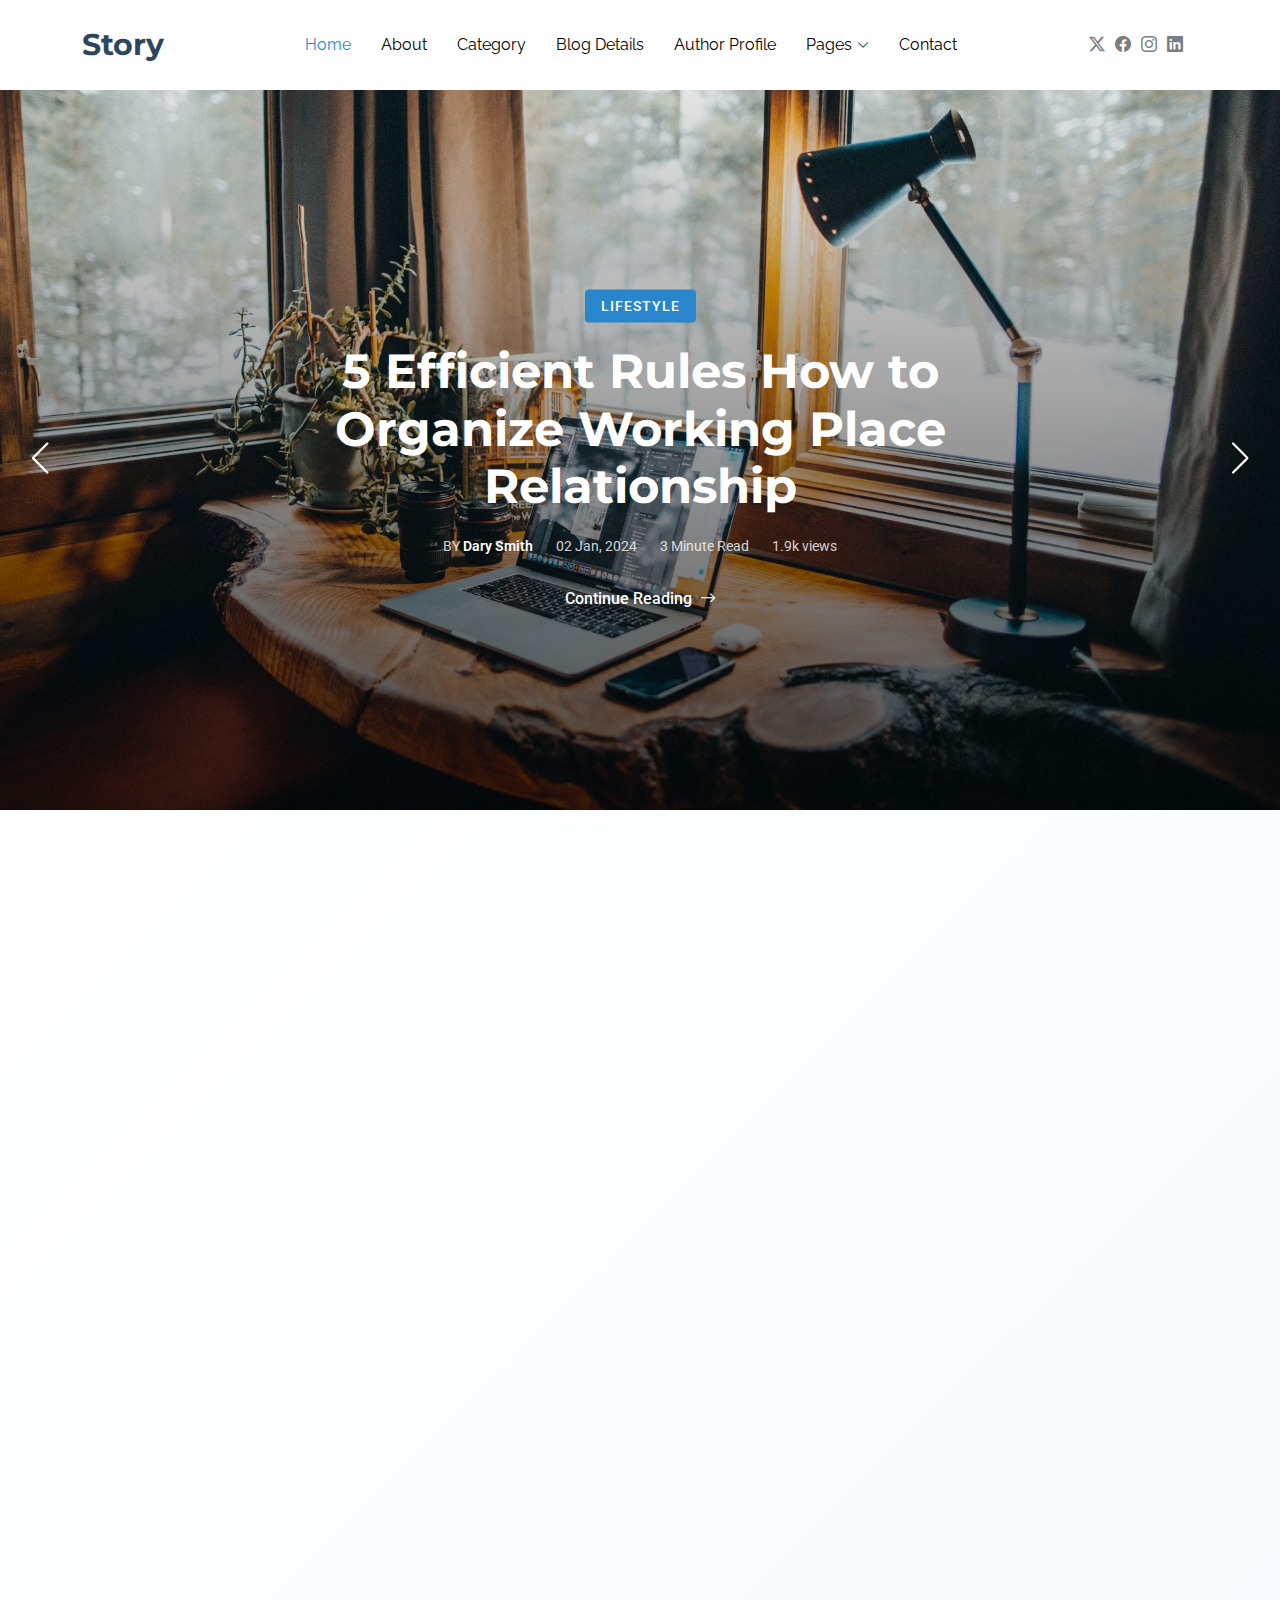
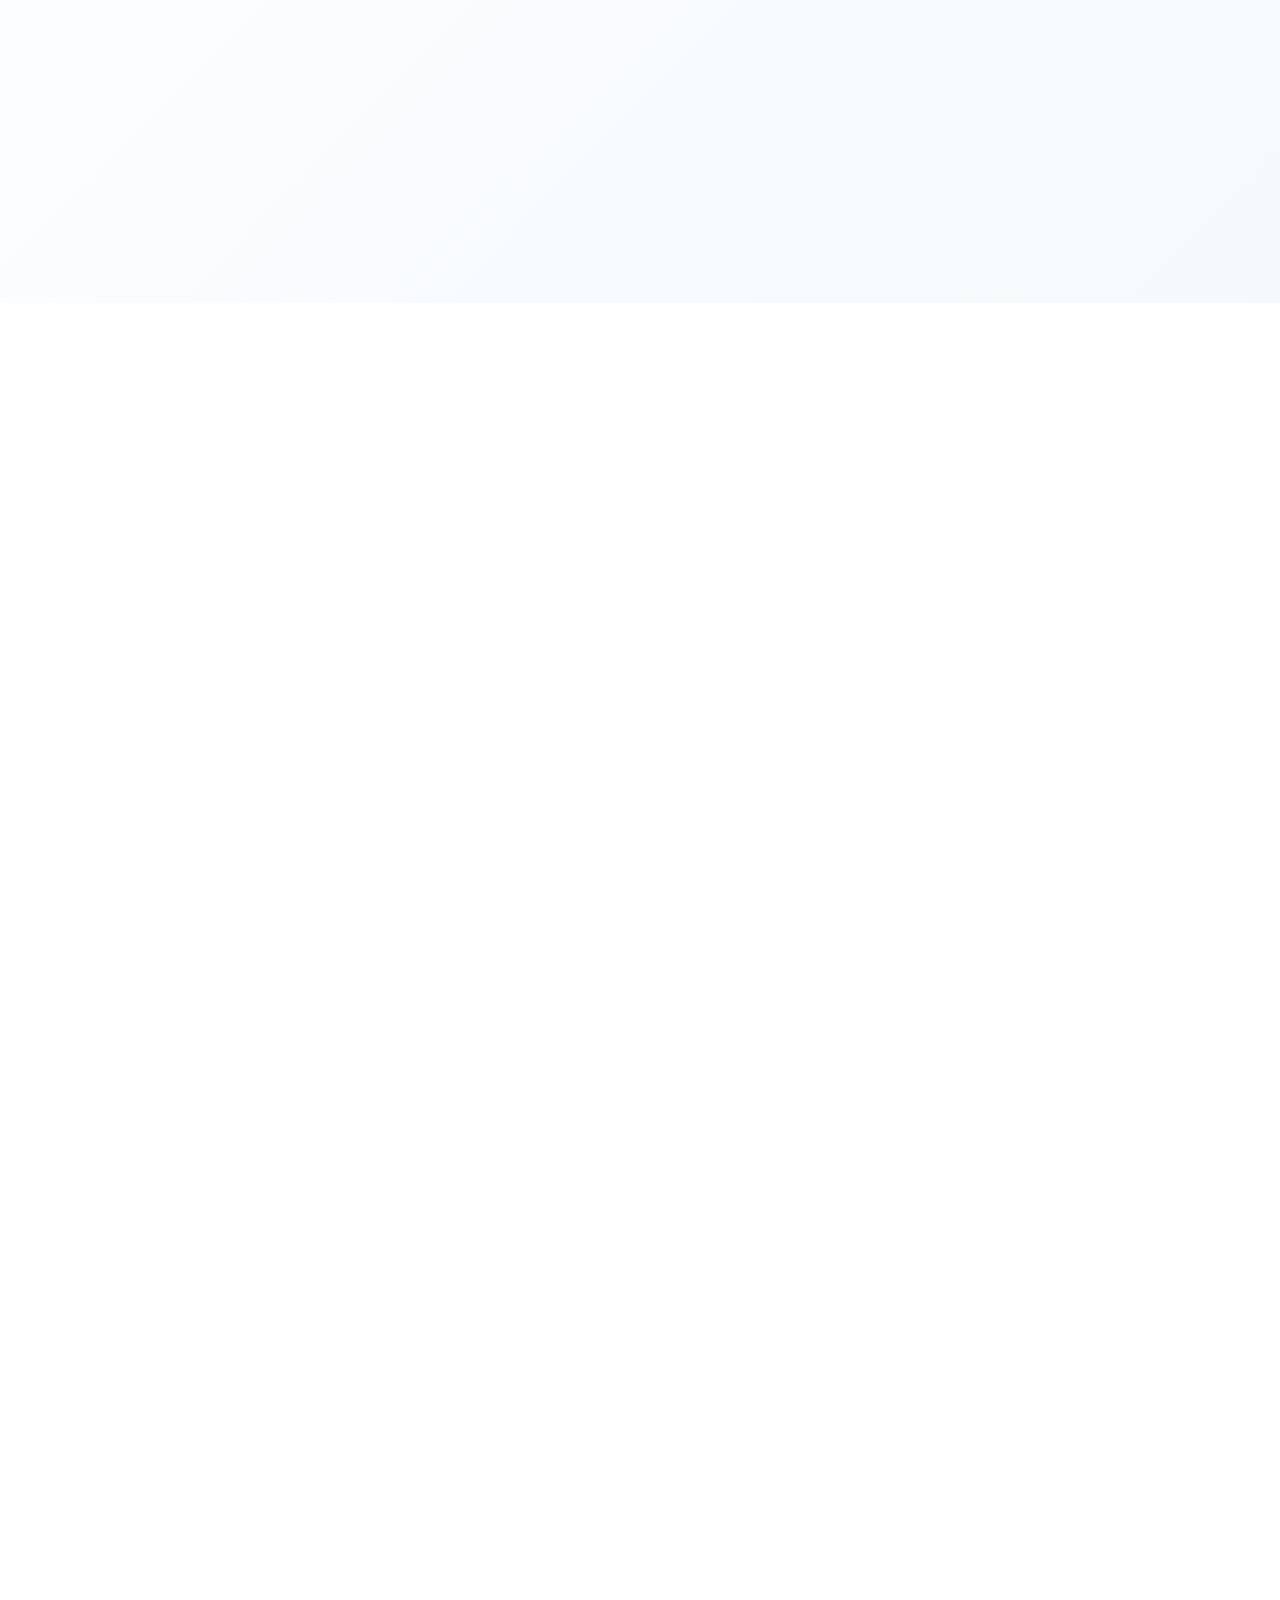
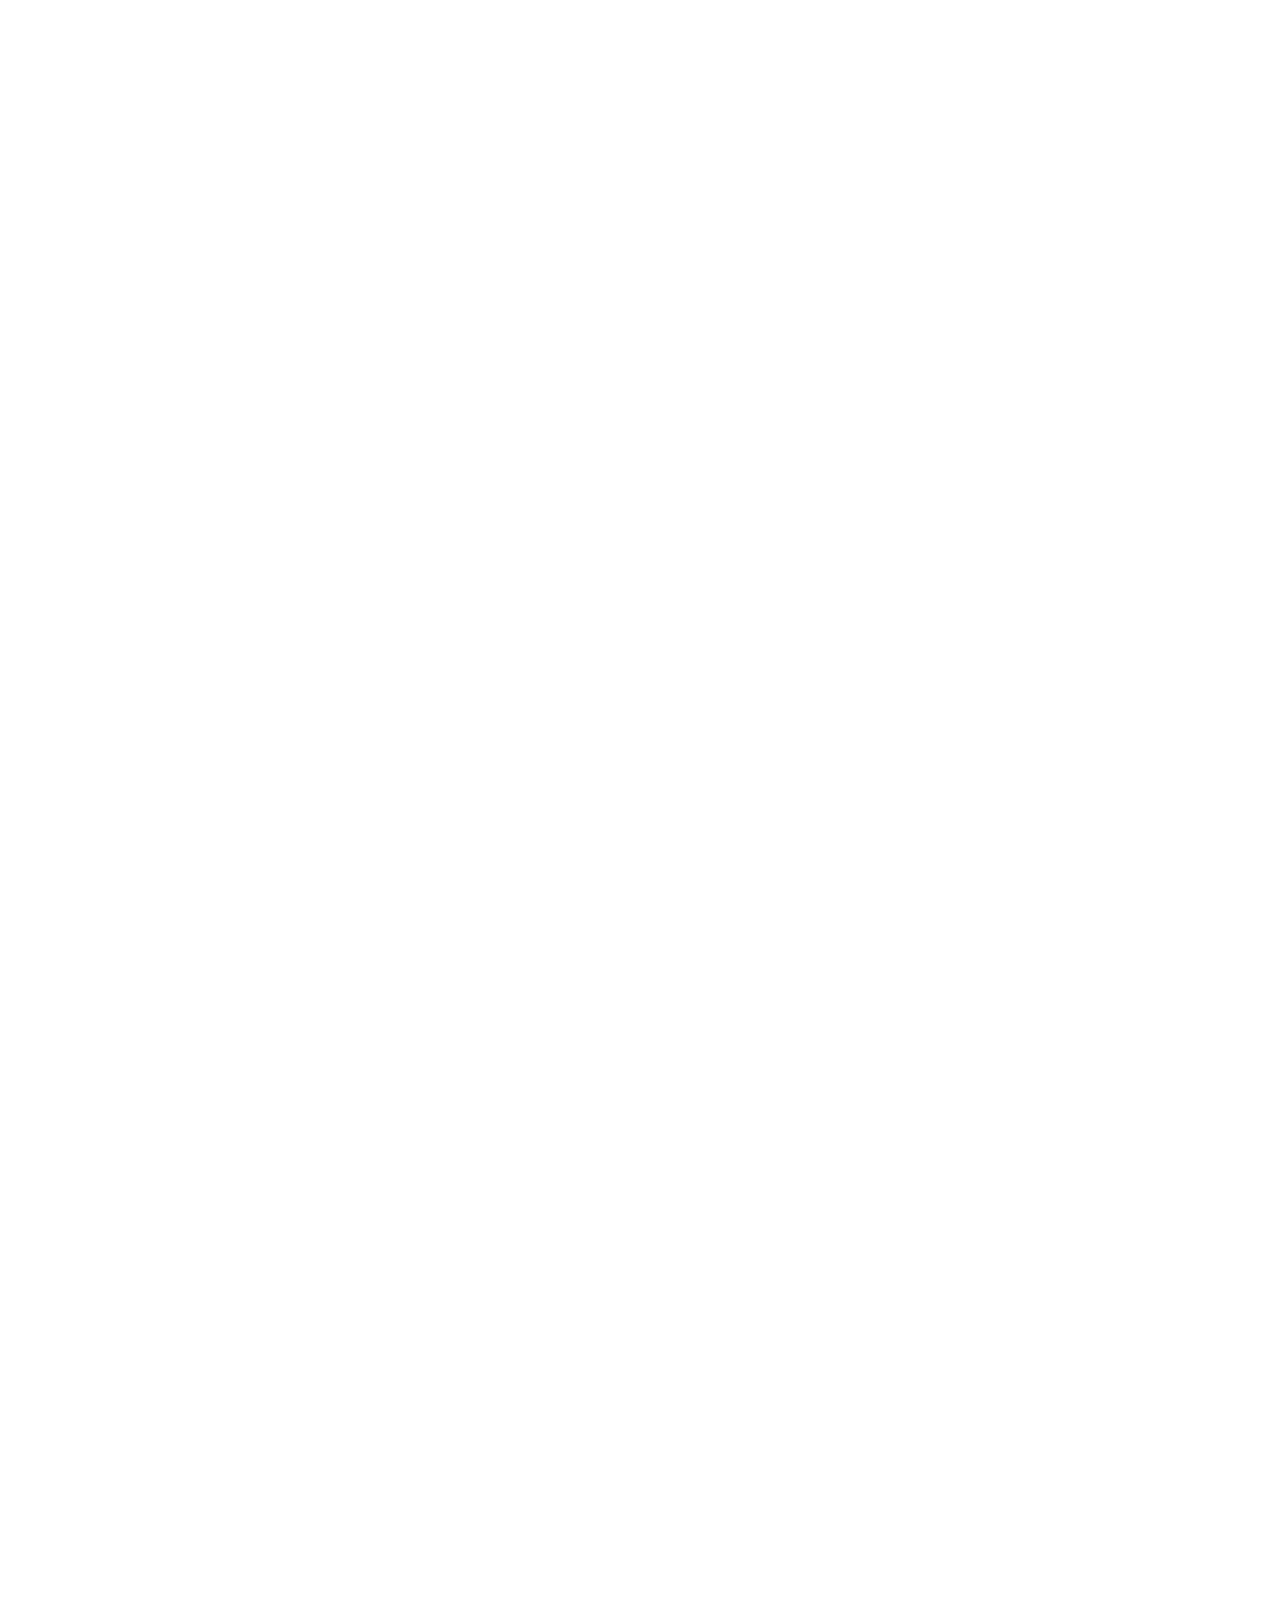
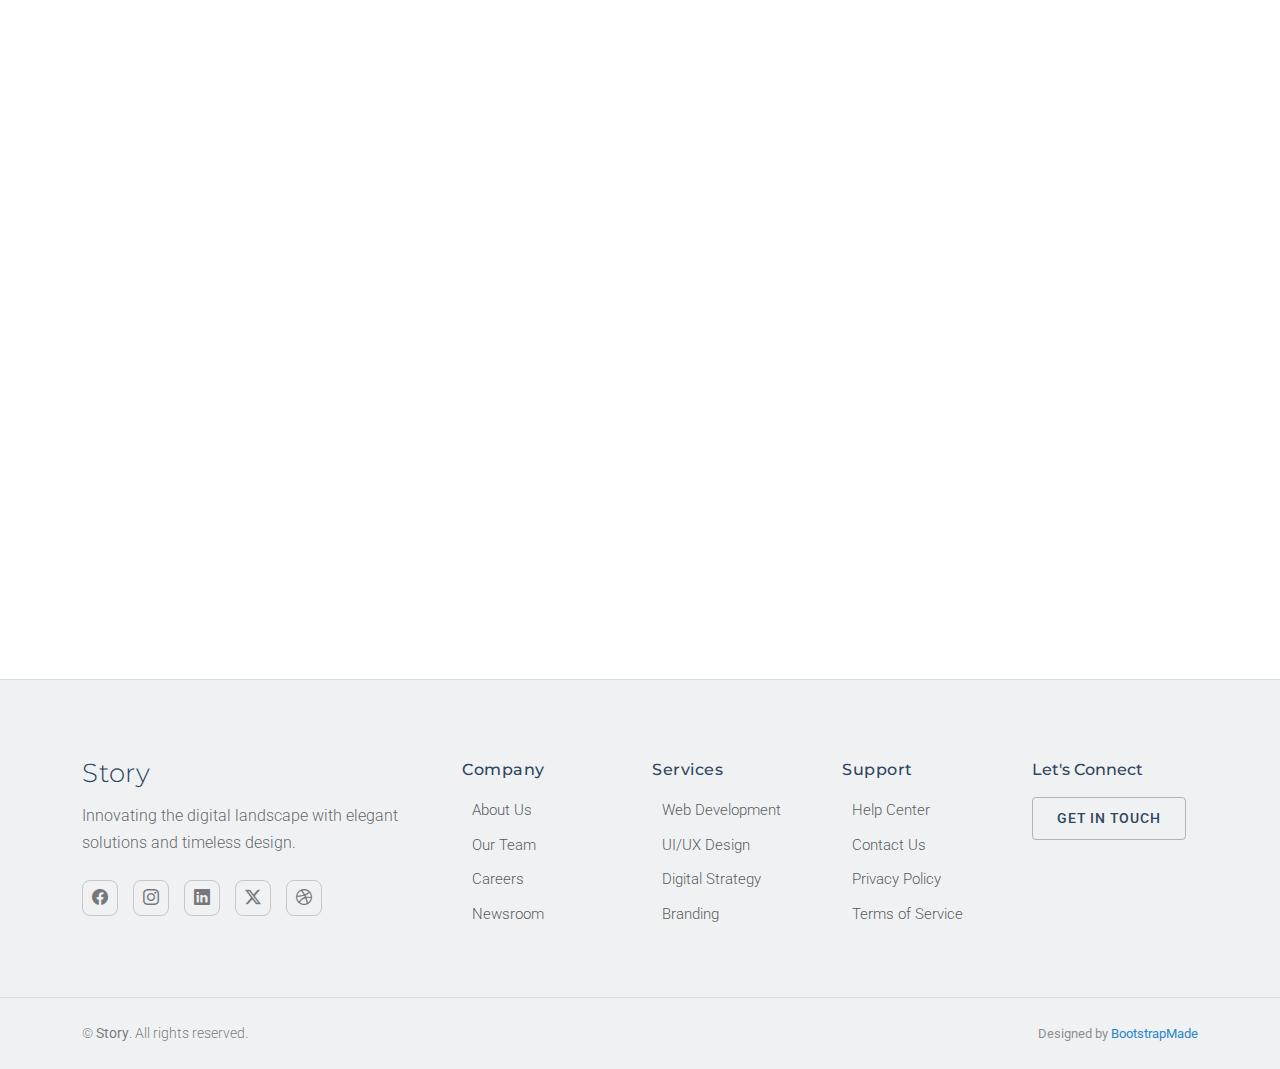
<file: index.html>
<!DOCTYPE html>
<html lang="en">

<head>
  <meta charset="utf-8">
  <meta content="width=device-width, initial-scale=1.0" name="viewport">
  <title>Index - Story Bootstrap Template</title>
  <meta name="description" content="">
  <meta name="keywords" content="">

  <!-- Favicons -->
  <link href="assets/img/favicon.png" rel="icon">
  <link href="assets/img/apple-touch-icon.png" rel="apple-touch-icon">

  <!-- Fonts -->
  <link href="https://fonts.googleapis.com" rel="preconnect">
  <link href="https://fonts.gstatic.com" rel="preconnect" crossorigin>
  <link href="https://fonts.googleapis.com/css2?family=Roboto:ital,wght@0,100;0,300;0,400;0,500;0,700;0,900;1,100;1,300;1,400;1,500;1,700;1,900&family=Montserrat:ital,wght@0,100;0,200;0,300;0,400;0,500;0,600;0,700;0,800;0,900;1,100;1,200;1,300;1,400;1,500;1,600;1,700;1,800;1,900&family=Raleway:ital,wght@0,100;0,200;0,300;0,400;0,500;0,600;0,700;0,800;0,900;1,100;1,200;1,300;1,400;1,500;1,600;1,700;1,800;1,900&display=swap" rel="stylesheet">

  <!-- Vendor CSS Files -->
  <link href="assets/vendor/bootstrap/css/bootstrap.min.css" rel="stylesheet">
  <link href="assets/vendor/bootstrap-icons/bootstrap-icons.css" rel="stylesheet">
  <link href="assets/vendor/aos/aos.css" rel="stylesheet">
  <link href="assets/vendor/swiper/swiper-bundle.min.css" rel="stylesheet">

  <!-- Main CSS File -->
  <link href="assets/css/main.css" rel="stylesheet">

  <!-- =======================================================
  * Template Name: Story
  * Template URL: https://bootstrapmade.com/story-bootstrap-blog-template/
  * Updated: Aug 11 2025 with Bootstrap v5.3.7
  * Author: BootstrapMade.com
  * License: https://bootstrapmade.com/license/
  ======================================================== -->
</head>

<body class="index-page">

  <header id="header" class="header d-flex align-items-center position-relative">
    <div class="container position-relative d-flex align-items-center justify-content-between">

      <a href="index.html" class="logo d-flex align-items-center me-auto me-xl-0">
        <!-- Uncomment the line below if you also wish to use an image logo -->
        <!-- <img src="assets/img/logo.webp" alt=""> -->
        <h1 class="sitename">Story</h1>
      </a>

      <nav id="navmenu" class="navmenu">
        <ul>
          <li><a href="index.html" class="active">Home</a></li>
          <li><a href="about.html">About</a></li>
          <li><a href="category.html">Category</a></li>
          <li><a href="blog-details.html">Blog Details</a></li>
          <li><a href="author-profile.html">Author Profile</a></li>
          <li class="dropdown"><a href="#"><span>Pages</span> <i class="bi bi-chevron-down toggle-dropdown"></i></a>
            <ul>
              <li><a href="about.html">About</a></li>
              <li><a href="category.html">Category</a></li>
              <li><a href="blog-details.html">Blog Details</a></li>
              <li><a href="author-profile.html">Author Profile</a></li>
              <li><a href="search-results.html">Search Results</a></li>
              <li><a href="404.html">404 Not Found Page</a></li>

              <li class="dropdown"><a href="#"><span>Deep Dropdown</span> <i class="bi bi-chevron-down toggle-dropdown"></i></a>
                <ul>
                  <li><a href="#">Deep Dropdown 1</a></li>
                  <li><a href="#">Deep Dropdown 2</a></li>
                  <li><a href="#">Deep Dropdown 3</a></li>
                  <li><a href="#">Deep Dropdown 4</a></li>
                  <li><a href="#">Deep Dropdown 5</a></li>
                </ul>
              </li>
            </ul>
          </li>
          <li><a href="contact.html">Contact</a></li>
        </ul>
        <i class="mobile-nav-toggle d-xl-none bi bi-list"></i>
      </nav>

      <div class="header-social-links">
        <a href="#" class="twitter"><i class="bi bi-twitter-x"></i></a>
        <a href="#" class="facebook"><i class="bi bi-facebook"></i></a>
        <a href="#" class="instagram"><i class="bi bi-instagram"></i></a>
        <a href="#" class="linkedin"><i class="bi bi-linkedin"></i></a>
      </div>

    </div>
  </header>

  <main class="main">

    <!-- Blog Hero Section -->
    <section id="blog-hero" class="blog-hero section">

      <div class="container-fluid p-0" data-aos="fade">

        <div class="blog-hero-slider swiper init-swiper">
          <script type="application/json" class="swiper-config">
            {
              "loop": true,
              "speed": 1000,
              "effect": "fade",
              "autoplay": {
                "delay": 5000
              },
              "slidesPerView": 1,
              "navigation": {
                "nextEl": ".swiper-button-next",
                "prevEl": ".swiper-button-prev"
              }
            }
          </script>

          <div class="swiper-wrapper">

            <div class="swiper-slide">
              <div class="blog-hero-item">
                <img src="assets/img/blog/blog-hero-1.webp" alt="Blog Hero Image" class="img-fluid">
                <div class="blog-hero-content">
                  <span class="category">Lifestyle</span>
                  <h1>5 Efficient Rules How to Organize Working Place Relationship</h1>
                  <div class="meta">
                    <span class="author">BY <a href="#">Dary Smith</a></span>
                    <span class="date">02 Jan, 2024</span>
                    <span class="read-time">3 Minute Read</span>
                    <span class="views">1.9k views</span>
                  </div>
                  <a href="blog-details.html" class="read-more">Continue Reading <i class="bi bi-arrow-right"></i></a>
                </div>
              </div>
            </div><!-- End slide item -->

            <div class="swiper-slide">
              <div class="blog-hero-item">
                <img src="assets/img/blog/blog-hero-2.webp" alt="Blog Hero Image" class="img-fluid">
                <div class="blog-hero-content">
                  <span class="category">Business</span>
                  <h1>The Future of Remote Work and Digital Transformation</h1>
                  <div class="meta">
                    <span class="author">BY <a href="#">Mark Johnson</a></span>
                    <span class="date">12 Jan, 2024</span>
                    <span class="read-time">4 Minute Read</span>
                    <span class="views">2.3k views</span>
                  </div>
                  <a href="blog-details.html" class="read-more">Continue Reading <i class="bi bi-arrow-right"></i></a>
                </div>
              </div>
            </div><!-- End slide item -->

            <div class="swiper-slide">
              <div class="blog-hero-item">
                <img src="assets/img/blog/blog-hero-3.webp" alt="Blog Hero Image" class="img-fluid">
                <div class="blog-hero-content">
                  <span class="category">Technology</span>
                  <h1>Artificial Intelligence in Modern Business Applications</h1>
                  <div class="meta">
                    <span class="author">BY <a href="#">Sarah Williams</a></span>
                    <span class="date">10 Jan, 2024</span>
                    <span class="read-time">5 Minute Read</span>
                    <span class="views">3.1k views</span>
                  </div>
                  <a href="blog-details.html" class="read-more">Continue Reading <i class="bi bi-arrow-right"></i></a>
                </div>
              </div>
            </div><!-- End slide item -->

            <div class="swiper-slide">
              <div class="blog-hero-item">
                <img src="assets/img/blog/blog-hero-4.webp" alt="Blog Hero Image" class="img-fluid">
                <div class="blog-hero-content">
                  <span class="category">Leadership</span>
                  <h1>Building High-Performance Teams in a Digital Age</h1>
                  <div class="meta">
                    <span class="author">BY <a href="#">David Chen</a></span>
                    <span class="date">8 Jan, 2024</span>
                    <span class="read-time">4 Minute Read</span>
                    <span class="views">2.7k views</span>
                  </div>
                  <a href="blog-details.html" class="read-more">Continue Reading <i class="bi bi-arrow-right"></i></a>
                </div>
              </div>
            </div><!-- End slide item -->

            <div class="swiper-slide">
              <div class="blog-hero-item">
                <img src="assets/img/blog/blog-hero-5.webp" alt="Blog Hero Image" class="img-fluid">
                <div class="blog-hero-content">
                  <span class="category">Innovation</span>
                  <h1>Sustainable Business Practices for the Modern Enterprise</h1>
                  <div class="meta">
                    <span class="author">BY <a href="#">Emma Davis</a></span>
                    <span class="date">6 Jan, 2024</span>
                    <span class="read-time">3 Minute Read</span>
                    <span class="views">2.5k views</span>
                  </div>
                  <a href="blog-details.html" class="read-more">Continue Reading <i class="bi bi-arrow-right"></i></a>
                </div>
              </div>
            </div><!-- End slide item -->

          </div>

          <div class="swiper-button-prev"></div>
          <div class="swiper-button-next"></div>

        </div>

      </div>

    </section><!-- /Blog Hero Section -->

    <!-- Featured Posts Section -->
    <section id="featured-posts" class="featured-posts section">

      <!-- Section Title -->
      <div class="container section-title" data-aos="fade-up">
        <span class="description-title">Featured Posts</span>
        <h2>Featured Posts</h2>
        <p>Necessitatibus eius consequatur ex aliquid fuga eum quidem sint consectetur velit</p>
      </div><!-- End Section Title -->

      <div class="container" data-aos="fade-up" data-aos-delay="100">

        <div class="blog-posts-slider swiper init-swiper">
          <script type="application/json" class="swiper-config">
            {
              "loop": true,
              "speed": 600,
              "autoplay": {
                "delay": 4500
              },
              "slidesPerView": 1,
              "spaceBetween": 40,
              "centeredSlides": true,
              "breakpoints": {
                "768": {
                  "slidesPerView": 1.5,
                  "spaceBetween": 30
                },
                "1200": {
                  "slidesPerView": 2.2,
                  "spaceBetween": 40
                }
              },
              "pagination": {
                "el": ".swiper-pagination",
                "clickable": true
              }
            }
          </script>

          <div class="swiper-wrapper">
            <div class="swiper-slide">
              <article class="blog-card">
                <div class="blog-image">
                  <img src="assets/img/blog/blog-post-square-3.webp" alt="Blog Image" loading="lazy">
                  <div class="category-badge">Technology</div>
                </div>
                <div class="blog-content">
                  <div class="author-info">
                    <img src="assets/img/person/person-f-8.webp" alt="Author" class="author-avatar">
                    <div class="author-details">
                      <span class="author-name">Rebecca Martinez</span>
                      <span class="publish-date">February 8, 2025</span>
                    </div>
                  </div>
                  <h3><a href="#">Lorem ipsum dolor sit amet consectetur adipiscing elit sed do eiusmod</a></h3>
                  <p>Pellentesque habitant morbi tristique senectus et netus et malesuada fames ac turpis egestas. Vestibulum tortor quam, feugiat vitae.</p>
                  <div class="blog-footer">
                    <div class="reading-time">
                      <i class="bi bi-clock"></i>
                      <span>5 min read</span>
                    </div>
                    <a href="#" class="btn-read-more">
                      <span>Continue Reading</span>
                      <i class="bi bi-arrow-right"></i>
                    </a>
                  </div>
                </div>
              </article>
            </div><!-- End slide item -->

            <div class="swiper-slide">
              <article class="blog-card">
                <div class="blog-image">
                  <img src="assets/img/blog/blog-post-square-7.webp" alt="Blog Image" loading="lazy">
                  <div class="category-badge">Design</div>
                </div>
                <div class="blog-content">
                  <div class="author-info">
                    <img src="assets/img/person/person-m-12.webp" alt="Author" class="author-avatar">
                    <div class="author-details">
                      <span class="author-name">Alexander Thompson</span>
                      <span class="publish-date">February 12, 2025</span>
                    </div>
                  </div>
                  <h3><a href="#">Ut enim ad minim veniam quis nostrud exercitation ullamco laboris</a></h3>
                  <p>Curabitur pretium tincidunt lacus. Nulla gravida orci a odio. Nullam varius, turpis et commodo pharetra, est eros bibendum elit.</p>
                  <div class="blog-footer">
                    <div class="reading-time">
                      <i class="bi bi-clock"></i>
                      <span>8 min read</span>
                    </div>
                    <a href="#" class="btn-read-more">
                      <span>Continue Reading</span>
                      <i class="bi bi-arrow-right"></i>
                    </a>
                  </div>
                </div>
              </article>
            </div><!-- End slide item -->

            <div class="swiper-slide">
              <article class="blog-card">
                <div class="blog-image">
                  <img src="assets/img/blog/blog-post-square-1.webp" alt="Blog Image" loading="lazy">
                  <div class="category-badge">Business</div>
                </div>
                <div class="blog-content">
                  <div class="author-info">
                    <img src="assets/img/person/person-f-3.webp" alt="Author" class="author-avatar">
                    <div class="author-details">
                      <span class="author-name">Sophia Williams</span>
                      <span class="publish-date">February 15, 2025</span>
                    </div>
                  </div>
                  <h3><a href="#">Duis aute irure dolor in reprehenderit in voluptate velit esse cillum</a></h3>
                  <p>Sed cursus ante dapibus diam. Sed nisi. Nulla quis sem at nibh elementum imperdiet. Duis sagittis ipsum ac turpis.</p>
                  <div class="blog-footer">
                    <div class="reading-time">
                      <i class="bi bi-clock"></i>
                      <span>3 min read</span>
                    </div>
                    <a href="#" class="btn-read-more">
                      <span>Continue Reading</span>
                      <i class="bi bi-arrow-right"></i>
                    </a>
                  </div>
                </div>
              </article>
            </div><!-- End slide item -->

            <div class="swiper-slide">
              <article class="blog-card">
                <div class="blog-image">
                  <img src="assets/img/blog/blog-post-square-5.webp" alt="Blog Image" loading="lazy">
                  <div class="category-badge">Lifestyle</div>
                </div>
                <div class="blog-content">
                  <div class="author-info">
                    <img src="assets/img/person/person-m-7.webp" alt="Author" class="author-avatar">
                    <div class="author-details">
                      <span class="author-name">Michael Chen</span>
                      <span class="publish-date">February 18, 2025</span>
                    </div>
                  </div>
                  <h3><a href="#">Excepteur sint occaecat cupidatat non proident sunt in culpa qui</a></h3>
                  <p>Donec vitae sapien ut libero venenatis faucibus. Nullam quis ante etiam sit amet orci eget eros faucibus tincidunt.</p>
                  <div class="blog-footer">
                    <div class="reading-time">
                      <i class="bi bi-clock"></i>
                      <span>6 min read</span>
                    </div>
                    <a href="#" class="btn-read-more">
                      <span>Continue Reading</span>
                      <i class="bi bi-arrow-right"></i>
                    </a>
                  </div>
                </div>
              </article>
            </div><!-- End slide item -->

            <div class="swiper-slide">
              <article class="blog-card">
                <div class="blog-image">
                  <img src="assets/img/blog/blog-post-square-9.webp" alt="Blog Image" loading="lazy">
                  <div class="category-badge">Marketing</div>
                </div>
                <div class="blog-content">
                  <div class="author-info">
                    <img src="assets/img/person/person-f-11.webp" alt="Author" class="author-avatar">
                    <div class="author-details">
                      <span class="author-name">Elena Rodriguez</span>
                      <span class="publish-date">February 21, 2025</span>
                    </div>
                  </div>
                  <h3><a href="#">Sed do eiusmod tempor incididunt ut labore et dolore magna aliqua</a></h3>
                  <p>Morbi imperdiet, mauris ac auctor dictum, nisl ligula egestas nulla, et sollicitudin lorem quis bibendum magna.</p>
                  <div class="blog-footer">
                    <div class="reading-time">
                      <i class="bi bi-clock"></i>
                      <span>4 min read</span>
                    </div>
                    <a href="#" class="btn-read-more">
                      <span>Continue Reading</span>
                      <i class="bi bi-arrow-right"></i>
                    </a>
                  </div>
                </div>
              </article>
            </div><!-- End slide item -->
          </div>

          <div class="swiper-pagination"></div>
        </div>

      </div>

    </section><!-- /Featured Posts Section -->

    <!-- Category Section Section -->
    <section id="category-section" class="category-section section">

      <!-- Section Title -->
      <div class="container section-title" data-aos="fade-up">
        <span class="description-title">Category Section</span>
        <h2>Category Section</h2>
        <p>Necessitatibus eius consequatur ex aliquid fuga eum quidem sint consectetur velit</p>
      </div><!-- End Section Title -->

      <div class="container" data-aos="fade-up" data-aos-delay="100">
        <!-- Main Featured Post -->
        <div class="row gy-4 mb-5">
          <div class="col-lg-8">
            <article class="hero-post" data-aos="zoom-out" data-aos-delay="200">
              <div class="post-img">
                <img src="assets/img/blog/blog-post-5.webp" alt="" class="img-fluid" loading="lazy">
              </div>
              <div class="post-content">
                <div class="author-info">
                  <img src="assets/img/person/person-m-8.webp" alt="" class="author-avatar">
                  <div class="author-details">
                    <span class="author-name">Michael R.</span>
                    <span class="post-date">15 March 2024</span>
                  </div>
                </div>
                <h2 class="post-title">
                  <a href="blog-details.html">Lorem ipsum dolor sit amet, consectetur adipiscing elit sed do eiusmod tempor incididunt ut labore</a>
                </h2>
                <p class="post-excerpt">Sed ut perspiciatis unde omnis iste natus error sit voluptatem accusantium doloremque laudantium, totam rem aperiam, eaque ipsa quae ab illo inventore veritatis et quasi architecto beatae vitae dicta sunt explicabo.</p>
                <div class="post-stats">
                  <span class="read-time"><i class="bi bi-clock"></i> 5 min read</span>
                  <span class="comments"><i class="bi bi-chat-dots"></i> 12 comments</span>
                </div>
              </div>
            </article>
          </div>

          <div class="col-lg-4">
            <div class="sidebar-posts">
              <article class="sidebar-post" data-aos="fade-left" data-aos-delay="300">
                <div class="post-img">
                  <img src="assets/img/blog/blog-post-8.webp" alt="" class="img-fluid" loading="lazy">
                </div>
                <div class="post-content">
                  <span class="post-category">Design</span>
                  <h4 class="title">
                    <a href="blog-details.html">Neque porro quisquam est qui dolorem ipsum quia dolor sit amet</a>
                  </h4>
                  <div class="post-meta">
                    <span class="post-date">22 February 2024</span>
                  </div>
                </div>
              </article>

              <article class="sidebar-post" data-aos="fade-left" data-aos-delay="400">
                <div class="post-img">
                  <img src="assets/img/blog/blog-post-4.webp" alt="" class="img-fluid" loading="lazy">
                </div>
                <div class="post-content">
                  <span class="post-category">Business</span>
                  <h4 class="title">
                    <a href="blog-details.html">Ut enim ad minima veniam quis nostrum exercitationem ullam</a>
                  </h4>
                  <div class="post-meta">
                    <span class="post-date">18 January 2024</span>
                  </div>
                </div>
              </article>

              <article class="sidebar-post" data-aos="fade-left" data-aos-delay="500">
                <div class="post-img">
                  <img src="assets/img/blog/blog-post-1.webp" alt="" class="img-fluid" loading="lazy">
                </div>
                <div class="post-content">
                  <span class="post-category">Lifestyle</span>
                  <h4 class="title">
                    <a href="blog-details.html">Excepteur sint occaecat cupidatat non proident sunt in culpa</a>
                  </h4>
                  <div class="post-meta">
                    <span class="post-date">10 December 2023</span>
                  </div>
                </div>
              </article>

              <article class="sidebar-post" data-aos="fade-left" data-aos-delay="600">
                <div class="post-img">
                  <img src="assets/img/blog/blog-post-3.webp" alt="" class="img-fluid" loading="lazy">
                </div>
                <div class="post-content">
                  <span class="post-category">Tech</span>
                  <h4 class="title">
                    <a href="blog-details.html">At vero eos et accusamus et iusto odio dignissimos ducimus</a>
                  </h4>
                  <div class="post-meta">
                    <span class="post-date">5 November 2023</span>
                  </div>
                </div>
              </article>
            </div>
          </div>
        </div>

        <!-- Grid Posts -->
        <div class="posts-grid">
          <div class="row gy-4">
            <div class="col-md-6" data-aos="fade-up" data-aos-delay="200">
              <article class="grid-post">
                <div class="post-img">
                  <img src="assets/img/blog/blog-post-6.webp" alt="" class="img-fluid" loading="lazy">
                  <div class="post-overlay">
                    <span class="category-tag">Travel</span>
                  </div>
                </div>
                <div class="post-content">
                  <h3 class="title">
                    <a href="blog-details.html">Duis aute irure dolor in reprehenderit in voluptate velit esse cillum</a>
                  </h3>
                  <p class="excerpt">Sed do eiusmod tempor incididunt ut labore et dolore magna aliqua. Ut enim ad minim veniam, quis nostrud exercitation.</p>
                  <div class="post-footer">
                    <div class="author-info">
                      <img src="assets/img/person/person-f-7.webp" alt="" class="author-img">
                      <span class="author-name">Sarah K.</span>
                    </div>
                    <span class="read-time">3 min read</span>
                  </div>
                </div>
              </article>
            </div>

            <div class="col-md-6" data-aos="fade-up" data-aos-delay="300">
              <article class="grid-post">
                <div class="post-img">
                  <img src="assets/img/blog/blog-post-2.webp" alt="" class="img-fluid" loading="lazy">
                  <div class="post-overlay">
                    <span class="category-tag">Health</span>
                  </div>
                </div>
                <div class="post-content">
                  <h3 class="title">
                    <a href="blog-details.html">Magna aliqua ut enim ad minim veniam quis nostrud exercitation</a>
                  </h3>
                  <p class="excerpt">Lorem ipsum dolor sit amet, consectetur adipiscing elit, sed do eiusmod tempor incididunt ut labore et dolore magna.</p>
                  <div class="post-footer">
                    <div class="author-info">
                      <img src="assets/img/person/person-m-12.webp" alt="" class="author-img">
                      <span class="author-name">David L.</span>
                    </div>
                    <span class="read-time">4 min read</span>
                  </div>
                </div>
              </article>
            </div>

            <div class="col-md-6" data-aos="fade-up" data-aos-delay="400">
              <article class="grid-post">
                <div class="post-img">
                  <img src="assets/img/blog/blog-post-10.webp" alt="" class="img-fluid" loading="lazy">
                  <div class="post-overlay">
                    <span class="category-tag">Finance</span>
                  </div>
                </div>
                <div class="post-content">
                  <h3 class="title">
                    <a href="blog-details.html">Ullamco laboris nisi ut aliquip ex ea commodo consequat</a>
                  </h3>
                  <p class="excerpt">Duis aute irure dolor in reprehenderit in voluptate velit esse cillum dolore eu fugiat nulla pariatur.</p>
                  <div class="post-footer">
                    <div class="author-info">
                      <img src="assets/img/person/person-f-11.webp" alt="" class="author-img">
                      <span class="author-name">Emily T.</span>
                    </div>
                    <span class="read-time">6 min read</span>
                  </div>
                </div>
              </article>
            </div>

            <div class="col-md-6" data-aos="fade-up" data-aos-delay="500">
              <article class="grid-post">
                <div class="post-img">
                  <img src="assets/img/blog/blog-post-7.webp" alt="" class="img-fluid" loading="lazy">
                  <div class="post-overlay">
                    <span class="category-tag">Education</span>
                  </div>
                </div>
                <div class="post-content">
                  <h3 class="title">
                    <a href="blog-details.html">Excepteur sint occaecat cupidatat non proident sunt in culpa qui</a>
                  </h3>
                  <p class="excerpt">Sed ut perspiciatis unde omnis iste natus error sit voluptatem accusantium doloremque laudantium.</p>
                  <div class="post-footer">
                    <div class="author-info">
                      <img src="assets/img/person/person-m-9.webp" alt="" class="author-img">
                      <span class="author-name">Alex M.</span>
                    </div>
                    <span class="read-time">2 min read</span>
                  </div>
                </div>
              </article>
            </div>
          </div>
        </div>
      </div>

    </section><!-- /Category Section Section -->

    <!-- Latest Posts Section -->
    <section id="latest-posts" class="latest-posts section">

      <!-- Section Title -->
      <div class="container section-title" data-aos="fade-up">
        <span class="description-title">Latest Posts</span>
        <h2>Latest Posts</h2>
        <p>Necessitatibus eius consequatur ex aliquid fuga eum quidem sint consectetur velit</p>
      </div><!-- End Section Title -->

      <div class="container" data-aos="fade-up" data-aos-delay="100">

        <div class="row gy-4 align-items-stretch">

          <div class="col-lg-7" data-aos="zoom-in" data-aos-delay="150">
            <article class="featured-post position-relative h-100">
              <figure class="featured-media m-0">
                <img src="assets/img/blog/blog-hero-4.webp" alt="Featured post image" class="img-fluid w-100" loading="lazy">
              </figure>

              <div class="featured-content">
                <div class="date-badge">
                  <span class="day">12</span>
                  <span class="mon">Dec</span>
                </div>

                <span class="cat-badge inverse">Politics</span>

                <h3 class="title">Veritatis maiores natus officiis sit, temporibus alias dicta voluptatum</h3>
                <p class="excerpt d-none d-md-block">Quisquam perferendis officiis incidunt, facilisis aliquet consectetur lorem luctus. Ullamco laboris nisi ut aliquip ex ea commodo consequat.</p>

                <div class="meta d-flex align-items-center gap-3">
                  <div class="d-flex align-items-center">
                    <i class="bi bi-person"></i><span class="ps-2">Jane Cooper</span>
                  </div>
                  <span class="sep">/</span>
                  <div class="d-flex align-items-center">
                    <i class="bi bi-folder2"></i><span class="ps-2">Editorial</span>
                  </div>
                </div>

                <a href="blog-details.html" class="readmore stretched-link"><span>Continue</span><i class="bi bi-arrow-right"></i></a>
              </div>
            </article>
          </div><!-- End Featured Post -->

          <div class="col-lg-5">
            <div class="row gy-4">
              <div class="col-12" data-aos="fade-left" data-aos-delay="200">
                <article class="compact-post h-100">
                  <div class="thumb">
                    <img src="assets/img/blog/blog-post-square-2.webp" class="img-fluid" alt="Post thumbnail" loading="lazy">
                  </div>
                  <div class="content">
                    <div class="meta">
                      <span class="date">05 Aug</span>
                      <span class="dot">•</span>
                      <span class="category">Sports</span>
                    </div>
                    <h4 class="title">Officia recusandae cumque, dolore asperiores ducimus</h4>
                    <a href="blog-details.html" class="readmore"><span>Read Article</span><i class="bi bi-arrow-right"></i></a>
                  </div>
                </article>
              </div><!-- End Compact Post -->

              <div class="col-12" data-aos="fade-left" data-aos-delay="300">
                <article class="compact-post h-100">
                  <div class="thumb">
                    <img src="assets/img/blog/blog-post-square-5.webp" class="img-fluid" alt="Post thumbnail" loading="lazy">
                  </div>
                  <div class="content">
                    <div class="meta">
                      <span class="date">22 Jan</span>
                      <span class="dot">•</span>
                      <span class="category">Economics</span>
                    </div>
                    <h4 class="title">Elit pharetra diam quam, pretium tempor iaculis integer</h4>
                    <a href="blog-details.html" class="readmore"><span>Read Article</span><i class="bi bi-arrow-right"></i></a>
                  </div>
                </article>
              </div><!-- End Compact Post -->
            </div>
          </div><!-- End Right Column -->

          <div class="col-lg-4" data-aos="fade-up" data-aos-delay="200">
            <article class="card-post h-100">
              <div class="post-img position-relative overflow-hidden">
                <img src="assets/img/blog/blog-post-2.webp" class="img-fluid w-100" alt="Post image" loading="lazy">
              </div>
              <div class="content">
                <div class="meta d-flex align-items-center flex-wrap gap-2">
                  <span class="cat-badge">Economics</span>
                  <div class="d-flex align-items-center ms-auto">
                    <i class="bi bi-person"></i><span class="ps-2">Robert Fox</span>
                  </div>
                </div>
                <h3 class="title">Quam impedit minus, cumque aliquam deleniti inventore</h3>
                <a href="blog-details.html" class="readmore"><span>Read More</span><i class="bi bi-arrow-right"></i></a>
              </div>
            </article>
          </div><!-- End Grid Post -->

          <div class="col-lg-4" data-aos="fade-up" data-aos-delay="250">
            <article class="card-post h-100">
              <div class="post-img position-relative overflow-hidden">
                <img src="assets/img/blog/blog-post-4.webp" class="img-fluid w-100" alt="Post image" loading="lazy">
              </div>
              <div class="content">
                <div class="meta d-flex align-items-center flex-wrap gap-2">
                  <span class="cat-badge">Travel</span>
                  <div class="d-flex align-items-center ms-auto">
                    <i class="bi bi-person"></i><span class="ps-2">Courtney Henry</span>
                  </div>
                </div>
                <h3 class="title">Dicta similique totam, suscipit soluta veritatis perferendis</h3>
                <a href="blog-details.html" class="readmore"><span>Read More</span><i class="bi bi-arrow-right"></i></a>
              </div>
            </article>
          </div><!-- End Grid Post -->

          <div class="col-lg-4" data-aos="fade-up" data-aos-delay="300">
            <article class="card-post h-100">
              <div class="post-img position-relative overflow-hidden">
                <img src="assets/img/blog/blog-post-6.webp" class="img-fluid w-100" alt="Post image" loading="lazy">
              </div>
              <div class="content">
                <div class="meta d-flex align-items-center flex-wrap gap-2">
                  <span class="cat-badge">Lifestyle</span>
                  <div class="d-flex align-items-center ms-auto">
                    <i class="bi bi-person"></i><span class="ps-2">Wade Warren</span>
                  </div>
                </div>
                <h3 class="title">Natus consequuntur, numquam adipisci cumque facilisis</h3>
                <a href="blog-details.html" class="readmore"><span>Read More</span><i class="bi bi-arrow-right"></i></a>
              </div>
            </article>
          </div><!-- End Grid Post -->

        </div>

      </div>

    </section><!-- /Latest Posts Section -->

  </main>

  <footer id="footer" class="footer position-relative light-background">

    <div class="container">
      <div class="row gy-5">

        <div class="col-lg-4">
          <div class="footer-brand">
            <a href="index.html" class="logo d-flex align-items-center mb-3">
              <span class="sitename">Story</span>
            </a>
            <p class="tagline">Innovating the digital landscape with elegant solutions and timeless design.</p>

            <div class="social-links mt-4">
              <a href="#" aria-label="Facebook"><i class="bi bi-facebook"></i></a>
              <a href="#" aria-label="Instagram"><i class="bi bi-instagram"></i></a>
              <a href="#" aria-label="LinkedIn"><i class="bi bi-linkedin"></i></a>
              <a href="#" aria-label="Twitter"><i class="bi bi-twitter-x"></i></a>
              <a href="#" aria-label="Dribbble"><i class="bi bi-dribbble"></i></a>
            </div>
          </div>
        </div>

        <div class="col-lg-6">
          <div class="footer-links-grid">
            <div class="row">
              <div class="col-6 col-md-4">
                <h5>Company</h5>
                <ul class="list-unstyled">
                  <li><a href="#">About Us</a></li>
                  <li><a href="#">Our Team</a></li>
                  <li><a href="#">Careers</a></li>
                  <li><a href="#">Newsroom</a></li>
                </ul>
              </div>
              <div class="col-6 col-md-4">
                <h5>Services</h5>
                <ul class="list-unstyled">
                  <li><a href="#">Web Development</a></li>
                  <li><a href="#">UI/UX Design</a></li>
                  <li><a href="#">Digital Strategy</a></li>
                  <li><a href="#">Branding</a></li>
                </ul>
              </div>
              <div class="col-6 col-md-4">
                <h5>Support</h5>
                <ul class="list-unstyled">
                  <li><a href="#">Help Center</a></li>
                  <li><a href="#">Contact Us</a></li>
                  <li><a href="#">Privacy Policy</a></li>
                  <li><a href="#">Terms of Service</a></li>
                </ul>
              </div>
            </div>
          </div>
        </div>

        <div class="col-lg-2">
          <div class="footer-cta">
            <h5>Let's Connect</h5>
            <a href="contact.html" class="btn btn-outline">Get in Touch</a>
          </div>
        </div>

      </div>
    </div>

    <div class="footer-bottom">
      <div class="container">
        <div class="row">
          <div class="col-12">
            <div class="footer-bottom-content">
              <p class="mb-0">© <strong>Story</strong>. All rights reserved.</p>
              <div class="credits">
                <!-- All the links in the footer should remain intact. -->
                <!-- You can delete the links only if you've purchased the pro version. -->
                <!-- Licensing information: https://bootstrapmade.com/license/ -->
                <!-- Purchase the pro version with working PHP/AJAX contact form: [buy-url] -->
                Designed by <a href="https://bootstrapmade.com/">BootstrapMade</a>
              </div>
            </div>
          </div>
        </div>
      </div>
    </div>

  </footer>

  <!-- Scroll Top -->
  <a href="#" id="scroll-top" class="scroll-top d-flex align-items-center justify-content-center"><i class="bi bi-arrow-up-short"></i></a>

  <!-- Preloader -->
  <div id="preloader"></div>

  <!-- Vendor JS Files -->
  <script src="assets/vendor/bootstrap/js/bootstrap.bundle.min.js"></script>
  <script src="assets/vendor/php-email-form/validate.js"></script>
  <script src="assets/vendor/aos/aos.js"></script>
  <script src="assets/vendor/swiper/swiper-bundle.min.js"></script>
  <script src="assets/vendor/purecounter/purecounter_vanilla.js"></script>

  <!-- Main JS File -->
  <script src="assets/js/main.js"></script>

</body>

</html>
</file>
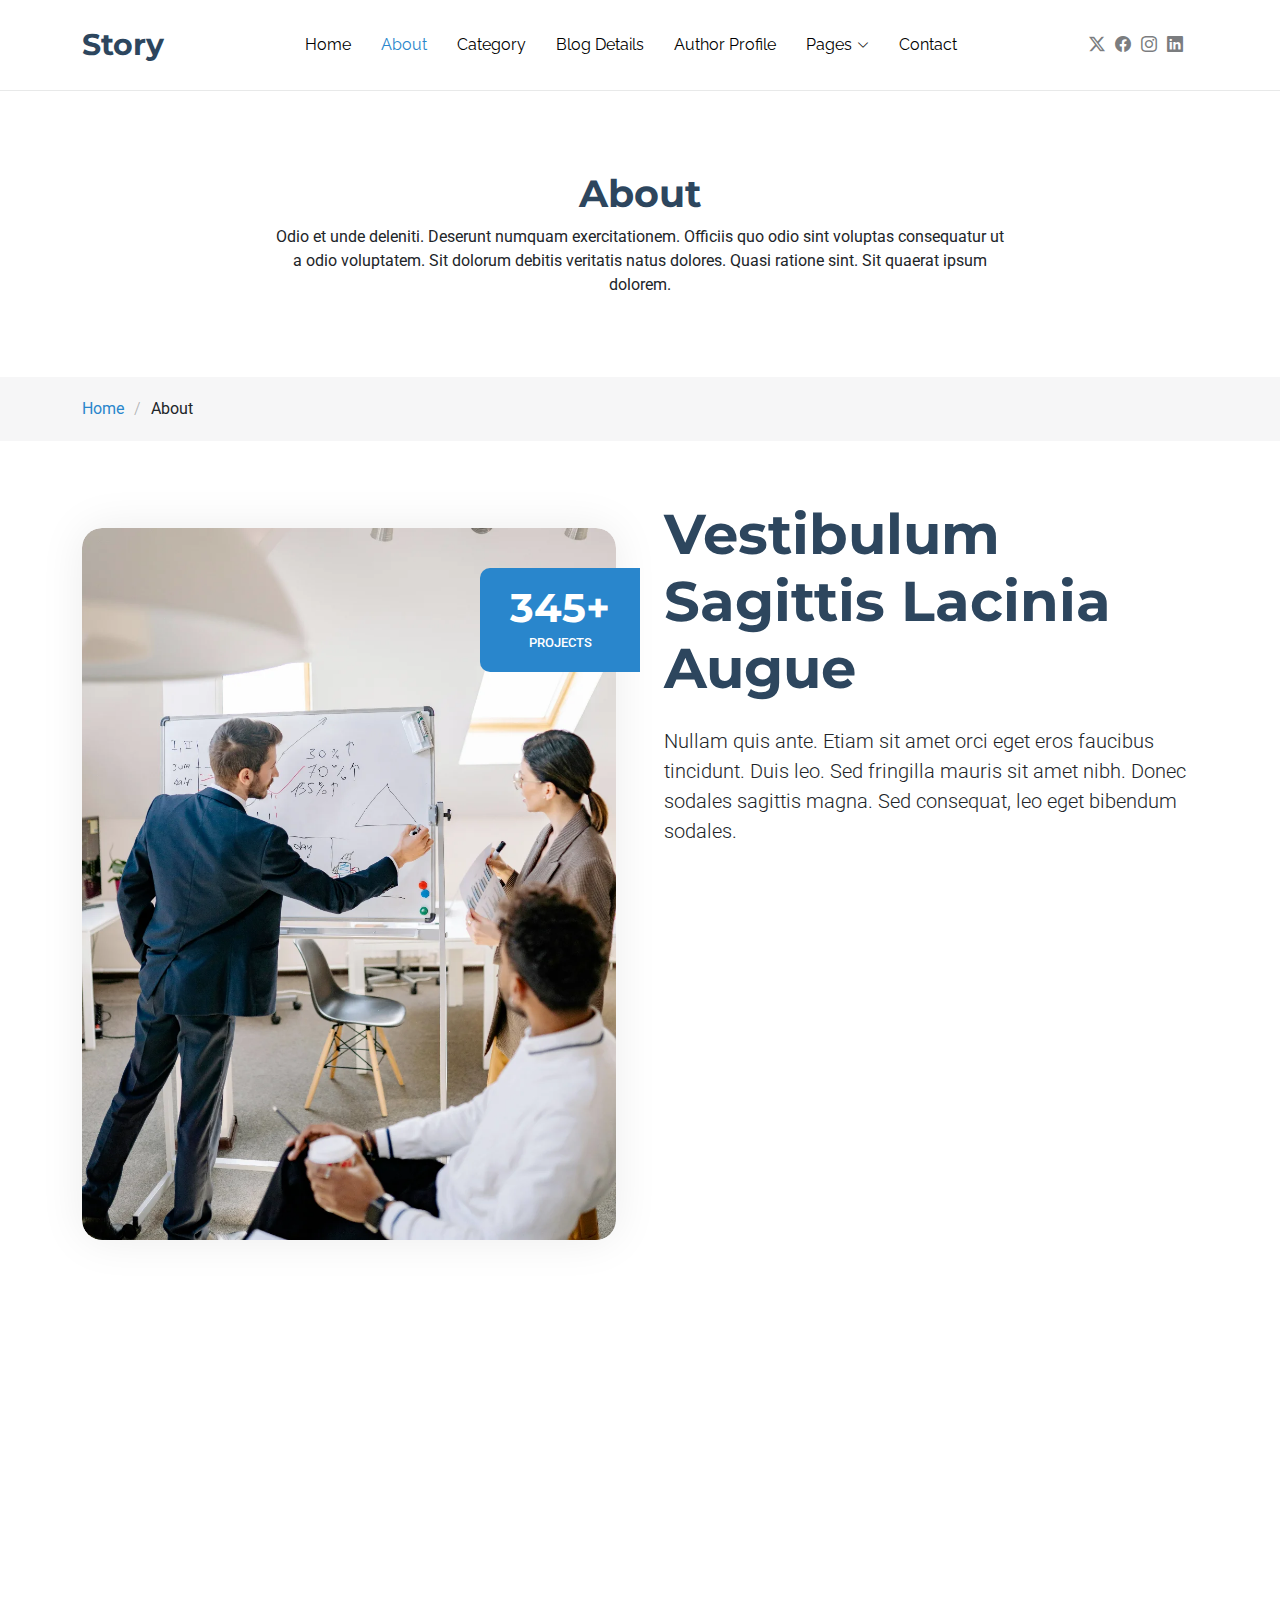
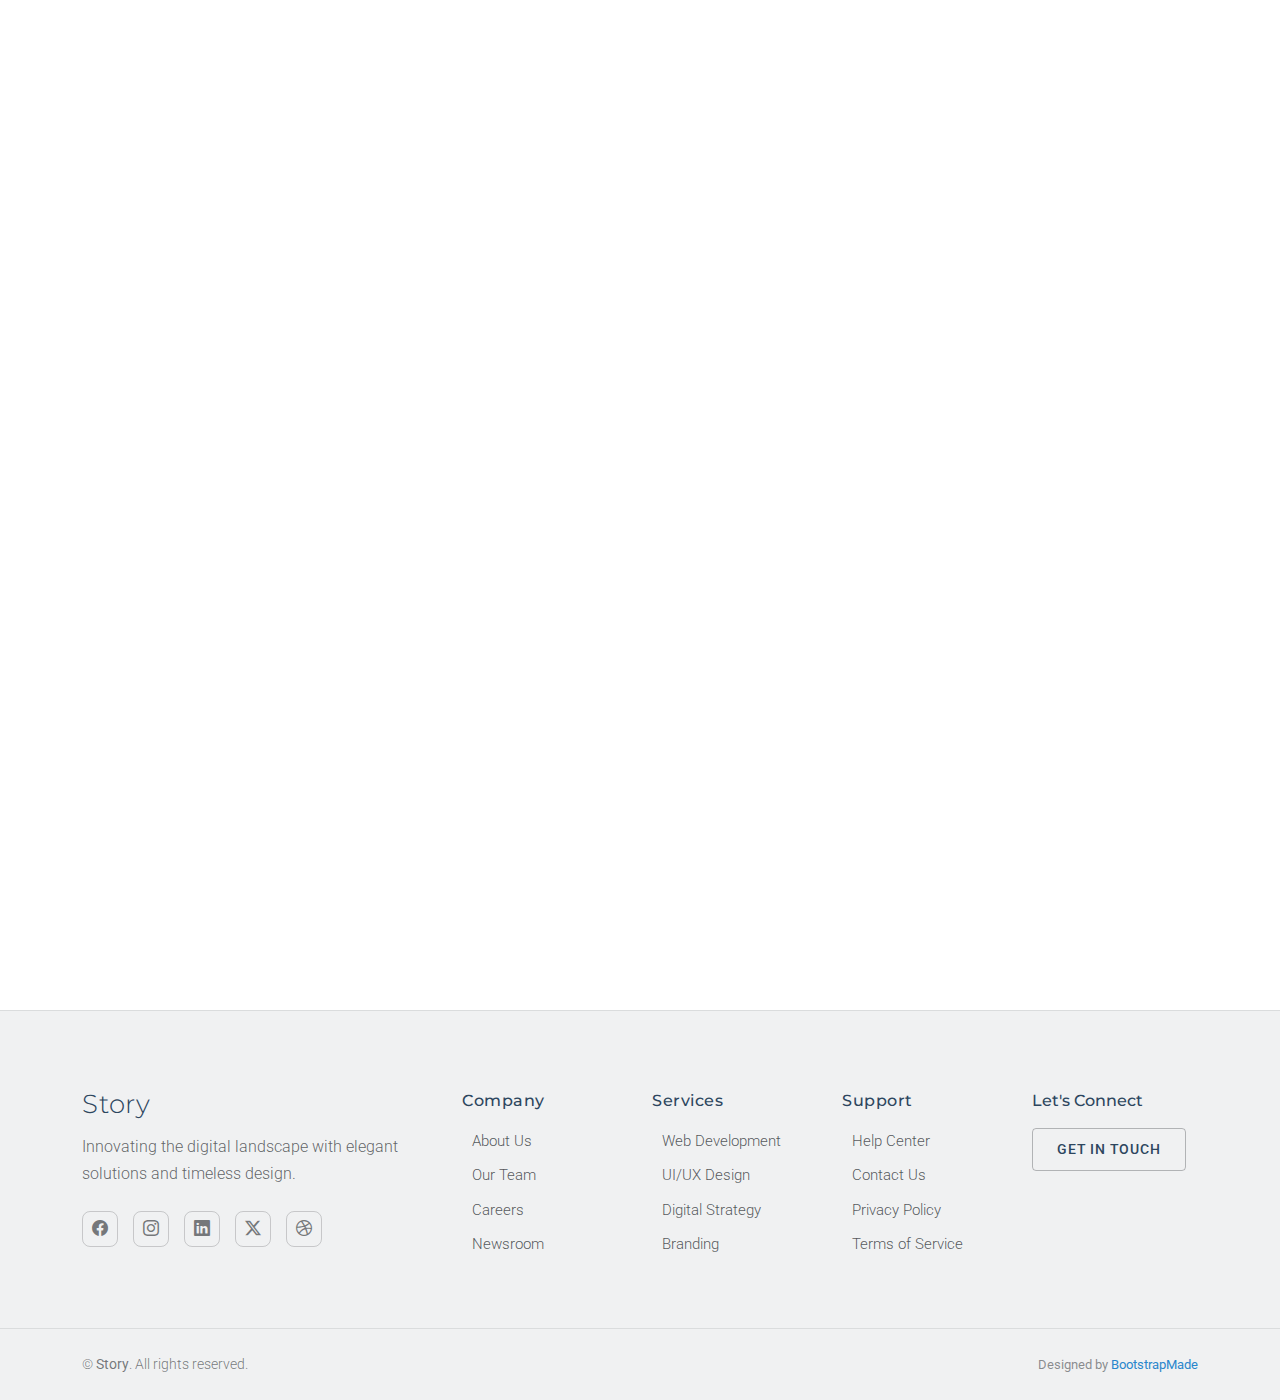
<file: about.html>
<!DOCTYPE html>
<html lang="en">

<head>
  <meta charset="utf-8">
  <meta content="width=device-width, initial-scale=1.0" name="viewport">
  <title>About - Story Bootstrap Template</title>
  <meta name="description" content="">
  <meta name="keywords" content="">

  <!-- Favicons -->
  <link href="assets/img/favicon.png" rel="icon">
  <link href="assets/img/apple-touch-icon.png" rel="apple-touch-icon">

  <!-- Fonts -->
  <link href="https://fonts.googleapis.com" rel="preconnect">
  <link href="https://fonts.gstatic.com" rel="preconnect" crossorigin>
  <link href="https://fonts.googleapis.com/css2?family=Roboto:ital,wght@0,100;0,300;0,400;0,500;0,700;0,900;1,100;1,300;1,400;1,500;1,700;1,900&family=Montserrat:ital,wght@0,100;0,200;0,300;0,400;0,500;0,600;0,700;0,800;0,900;1,100;1,200;1,300;1,400;1,500;1,600;1,700;1,800;1,900&family=Raleway:ital,wght@0,100;0,200;0,300;0,400;0,500;0,600;0,700;0,800;0,900;1,100;1,200;1,300;1,400;1,500;1,600;1,700;1,800;1,900&display=swap" rel="stylesheet">

  <!-- Vendor CSS Files -->
  <link href="assets/vendor/bootstrap/css/bootstrap.min.css" rel="stylesheet">
  <link href="assets/vendor/bootstrap-icons/bootstrap-icons.css" rel="stylesheet">
  <link href="assets/vendor/aos/aos.css" rel="stylesheet">
  <link href="assets/vendor/swiper/swiper-bundle.min.css" rel="stylesheet">

  <!-- Main CSS File -->
  <link href="assets/css/main.css" rel="stylesheet">

  <!-- =======================================================
  * Template Name: Story
  * Template URL: https://bootstrapmade.com/story-bootstrap-blog-template/
  * Updated: Aug 11 2025 with Bootstrap v5.3.7
  * Author: BootstrapMade.com
  * License: https://bootstrapmade.com/license/
  ======================================================== -->
</head>

<body class="about-page">

  <header id="header" class="header d-flex align-items-center position-relative">
    <div class="container position-relative d-flex align-items-center justify-content-between">

      <a href="index.html" class="logo d-flex align-items-center me-auto me-xl-0">
        <!-- Uncomment the line below if you also wish to use an image logo -->
        <!-- <img src="assets/img/logo.webp" alt=""> -->
        <h1 class="sitename">Story</h1>
      </a>

      <nav id="navmenu" class="navmenu">
        <ul>
          <li><a href="index.html">Home</a></li>
          <li><a href="about.html" class="active">About</a></li>
          <li><a href="category.html">Category</a></li>
          <li><a href="blog-details.html">Blog Details</a></li>
          <li><a href="author-profile.html">Author Profile</a></li>
          <li class="dropdown"><a href="#"><span>Pages</span> <i class="bi bi-chevron-down toggle-dropdown"></i></a>
            <ul>
              <li><a href="about.html" class="active">About</a></li>
              <li><a href="category.html">Category</a></li>
              <li><a href="blog-details.html">Blog Details</a></li>
              <li><a href="author-profile.html">Author Profile</a></li>
              <li><a href="search-results.html">Search Results</a></li>
              <li><a href="404.html">404 Not Found Page</a></li>

              <li class="dropdown"><a href="#"><span>Deep Dropdown</span> <i class="bi bi-chevron-down toggle-dropdown"></i></a>
                <ul>
                  <li><a href="#">Deep Dropdown 1</a></li>
                  <li><a href="#">Deep Dropdown 2</a></li>
                  <li><a href="#">Deep Dropdown 3</a></li>
                  <li><a href="#">Deep Dropdown 4</a></li>
                  <li><a href="#">Deep Dropdown 5</a></li>
                </ul>
              </li>
            </ul>
          </li>
          <li><a href="contact.html">Contact</a></li>
        </ul>
        <i class="mobile-nav-toggle d-xl-none bi bi-list"></i>
      </nav>

      <div class="header-social-links">
        <a href="#" class="twitter"><i class="bi bi-twitter-x"></i></a>
        <a href="#" class="facebook"><i class="bi bi-facebook"></i></a>
        <a href="#" class="instagram"><i class="bi bi-instagram"></i></a>
        <a href="#" class="linkedin"><i class="bi bi-linkedin"></i></a>
      </div>

    </div>
  </header>

  <main class="main">

    <!-- Page Title -->
    <div class="page-title">
      <div class="heading">
        <div class="container">
          <div class="row d-flex justify-content-center text-center">
            <div class="col-lg-8">
              <h1 class="heading-title">About</h1>
              <p class="mb-0">
                Odio et unde deleniti. Deserunt numquam exercitationem. Officiis quo
                odio sint voluptas consequatur ut a odio voluptatem. Sit dolorum
                debitis veritatis natus dolores. Quasi ratione sint. Sit quaerat
                ipsum dolorem.
              </p>
            </div>
          </div>
        </div>
      </div>
      <nav class="breadcrumbs">
        <div class="container">
          <ol>
            <li><a href="index.html">Home</a></li>
            <li class="current">About</li>
          </ol>
        </div>
      </nav>
    </div><!-- End Page Title -->

    <!-- About Section -->
    <section id="about" class="about section">

      <div class="container" data-aos="fade-up" data-aos-delay="100">

        <div class="row g-5 align-items-center">
          <div class="col-lg-6 position-relative">
            <div class="about-img" data-aos="fade-right">
              <img src="assets/img/about/about-portrait-2.webp" class="img-fluid" alt="">
            </div>
            <div class="experience-badge" data-aos="fade-up">
              <h2>12</h2>
              <p>Years of<br>Experiense</p>
            </div>
            <div class="projects-badge" data-aos="fade-left">
              <h2>345+</h2>
              <p>Projects</p>
            </div>
          </div>

          <div class="col-lg-6" data-aos="fade-left">
            <h2 class="display-4 fw-bold mb-4">Vestibulum Sagittis Lacinia Augue</h2>
            <p class="lead mb-4">Nullam quis ante. Etiam sit amet orci eget eros faucibus tincidunt. Duis leo. Sed fringilla mauris sit amet nibh. Donec sodales sagittis magna. Sed consequat, leo eget bibendum sodales.</p>

            <div class="features">
              <div class="feature-item mb-4" data-aos="fade-up">
                <div class="feature-icon">
                  <i class="bi bi-rocket-takeoff"></i>
                </div>
                <div class="feature-content">
                  <h4>Pellentesque Dapibus</h4>
                  <p>Aenean vulputate eleifend tellus. Aenean leo ligula, porttitor eu, consequat vitae, eleifend ac, enim.</p>
                </div>
              </div>

              <div class="feature-item mb-4" data-aos="fade-up" data-aos-delay="100">
                <div class="feature-icon">
                  <i class="bi bi-globe2"></i>
                </div>
                <div class="feature-content">
                  <h4>Suspendisse Pulvinar</h4>
                  <p>Maecenas tempus, tellus eget condimentum rhoncus, sem quam semper libero, sit amet adipiscing sem.</p>
                </div>
              </div>

              <ul class="check-list" data-aos="fade-up" data-aos-delay="200">
                <li><i class="bi bi-check-circle"></i> Phasellus viverra nulla ut metus varius laoreet quisque rutrum aenean.</li>
                <li><i class="bi bi-check-circle"></i> Etiam ultricies nisi vel augue curabitur ullamcorper ultricies nisi nam.</li>
              </ul>

              <a href="#" class="btn btn-primary btn-lg mt-4" data-aos="fade-up" data-aos-delay="300">Learn More</a>
            </div>
          </div>
        </div>

      </div>

    </section><!-- /About Section -->

    <!-- Team Section -->
    <section id="team" class="team section">

      <!-- Section Title -->
      <div class="container section-title" data-aos="fade-up">
        <span class="description-title">Team</span>
        <h2>Team</h2>
        <p>Necessitatibus eius consequatur ex aliquid fuga eum quidem sint consectetur velit</p>
      </div><!-- End Section Title -->

      <div class="container" data-aos="fade-up" data-aos-delay="100">

        <div class="row g-4">

          <div class="col-lg-4 col-md-6" data-aos="fade-up" data-aos-delay="200">
            <div class="team-member">
              <div class="member-image">
                <img src="assets/img/person/person-f-2.webp" class="img-fluid" alt="" loading="lazy">
                <div class="social-overlay">
                  <div class="social-icons">
                    <a href="#"><i class="bi bi-linkedin"></i></a>
                    <a href="#"><i class="bi bi-twitter-x"></i></a>
                    <a href="#"><i class="bi bi-instagram"></i></a>
                  </div>
                </div>
              </div>
              <div class="member-info">
                <h4>Emma Rodriguez</h4>
                <span>Senior Developer</span>
                <p>Sed do eiusmod tempor incididunt ut labore et dolore magna aliqua. Ut enim ad minim veniam, quis nostrud exercitation.</p>
              </div>
            </div><!-- End Team Member -->
          </div>

          <div class="col-lg-4 col-md-6" data-aos="fade-up" data-aos-delay="300">
            <div class="team-member">
              <div class="member-image">
                <img src="assets/img/person/person-m-7.webp" class="img-fluid" alt="" loading="lazy">
                <div class="social-overlay">
                  <div class="social-icons">
                    <a href="#"><i class="bi bi-linkedin"></i></a>
                    <a href="#"><i class="bi bi-twitter-x"></i></a>
                    <a href="#"><i class="bi bi-instagram"></i></a>
                  </div>
                </div>
              </div>
              <div class="member-info">
                <h4>Michael Torres</h4>
                <span>Creative Director</span>
                <p>Lorem ipsum dolor sit amet consectetur adipiscing elit. Pellentesque habitant morbi tristique senectus et netus.</p>
              </div>
            </div><!-- End Team Member -->
          </div>

          <div class="col-lg-4 col-md-6" data-aos="fade-up" data-aos-delay="400">
            <div class="team-member">
              <div class="member-image">
                <img src="assets/img/person/person-f-11.webp" class="img-fluid" alt="" loading="lazy">
                <div class="social-overlay">
                  <div class="social-icons">
                    <a href="#"><i class="bi bi-linkedin"></i></a>
                    <a href="#"><i class="bi bi-twitter-x"></i></a>
                    <a href="#"><i class="bi bi-instagram"></i></a>
                  </div>
                </div>
              </div>
              <div class="member-info">
                <h4>Sarah Mitchell</h4>
                <span>Project Manager</span>
                <p>Ut enim ad minim veniam quis nostrud exercitation ullamco laboris nisi ut aliquip ex ea commodo consequat.</p>
              </div>
            </div><!-- End Team Member -->
          </div>

          <div class="col-lg-4 col-md-6" data-aos="fade-up" data-aos-delay="200">
            <div class="team-member">
              <div class="member-image">
                <img src="assets/img/person/person-m-14.webp" class="img-fluid" alt="" loading="lazy">
                <div class="social-overlay">
                  <div class="social-icons">
                    <a href="#"><i class="bi bi-linkedin"></i></a>
                    <a href="#"><i class="bi bi-twitter-x"></i></a>
                    <a href="#"><i class="bi bi-instagram"></i></a>
                  </div>
                </div>
              </div>
              <div class="member-info">
                <h4>David Kim</h4>
                <span>Business Analyst</span>
                <p>Duis aute irure dolor in reprehenderit in voluptate velit esse cillum dolore eu fugiat nulla pariatur excepteur.</p>
              </div>
            </div><!-- End Team Member -->
          </div>

          <div class="col-lg-4 col-md-6" data-aos="fade-up" data-aos-delay="300">
            <div class="team-member">
              <div class="member-image">
                <img src="assets/img/person/person-f-13.webp" class="img-fluid" alt="" loading="lazy">
                <div class="social-overlay">
                  <div class="social-icons">
                    <a href="#"><i class="bi bi-linkedin"></i></a>
                    <a href="#"><i class="bi bi-twitter-x"></i></a>
                    <a href="#"><i class="bi bi-instagram"></i></a>
                  </div>
                </div>
              </div>
              <div class="member-info">
                <h4>Lisa Chang</h4>
                <span>Marketing Lead</span>
                <p>Excepteur sint occaecat cupidatat non proident sunt in culpa qui officia deserunt mollit anim id est laborum.</p>
              </div>
            </div><!-- End Team Member -->
          </div>

          <div class="col-lg-4 col-md-6" data-aos="fade-up" data-aos-delay="400">
            <div class="team-member">
              <div class="member-image">
                <img src="assets/img/person/person-m-15.webp" class="img-fluid" alt="" loading="lazy">
                <div class="social-overlay">
                  <div class="social-icons">
                    <a href="#"><i class="bi bi-linkedin"></i></a>
                    <a href="#"><i class="bi bi-twitter-x"></i></a>
                    <a href="#"><i class="bi bi-instagram"></i></a>
                  </div>
                </div>
              </div>
              <div class="member-info">
                <h4>Ryan Cooper</h4>
                <span>Software Engineer</span>
                <p>At vero eos et accusamus et iusto odio dignissimos ducimus qui blanditiis praesentium voluptatum deleniti atque.</p>
              </div>
            </div><!-- End Team Member -->
          </div>

        </div>

      </div>

    </section><!-- /Team Section -->

  </main>

  <footer id="footer" class="footer position-relative light-background">

    <div class="container">
      <div class="row gy-5">

        <div class="col-lg-4">
          <div class="footer-brand">
            <a href="index.html" class="logo d-flex align-items-center mb-3">
              <span class="sitename">Story</span>
            </a>
            <p class="tagline">Innovating the digital landscape with elegant solutions and timeless design.</p>

            <div class="social-links mt-4">
              <a href="#" aria-label="Facebook"><i class="bi bi-facebook"></i></a>
              <a href="#" aria-label="Instagram"><i class="bi bi-instagram"></i></a>
              <a href="#" aria-label="LinkedIn"><i class="bi bi-linkedin"></i></a>
              <a href="#" aria-label="Twitter"><i class="bi bi-twitter-x"></i></a>
              <a href="#" aria-label="Dribbble"><i class="bi bi-dribbble"></i></a>
            </div>
          </div>
        </div>

        <div class="col-lg-6">
          <div class="footer-links-grid">
            <div class="row">
              <div class="col-6 col-md-4">
                <h5>Company</h5>
                <ul class="list-unstyled">
                  <li><a href="#">About Us</a></li>
                  <li><a href="#">Our Team</a></li>
                  <li><a href="#">Careers</a></li>
                  <li><a href="#">Newsroom</a></li>
                </ul>
              </div>
              <div class="col-6 col-md-4">
                <h5>Services</h5>
                <ul class="list-unstyled">
                  <li><a href="#">Web Development</a></li>
                  <li><a href="#">UI/UX Design</a></li>
                  <li><a href="#">Digital Strategy</a></li>
                  <li><a href="#">Branding</a></li>
                </ul>
              </div>
              <div class="col-6 col-md-4">
                <h5>Support</h5>
                <ul class="list-unstyled">
                  <li><a href="#">Help Center</a></li>
                  <li><a href="#">Contact Us</a></li>
                  <li><a href="#">Privacy Policy</a></li>
                  <li><a href="#">Terms of Service</a></li>
                </ul>
              </div>
            </div>
          </div>
        </div>

        <div class="col-lg-2">
          <div class="footer-cta">
            <h5>Let's Connect</h5>
            <a href="contact.html" class="btn btn-outline">Get in Touch</a>
          </div>
        </div>

      </div>
    </div>

    <div class="footer-bottom">
      <div class="container">
        <div class="row">
          <div class="col-12">
            <div class="footer-bottom-content">
              <p class="mb-0">© <strong>Story</strong>. All rights reserved.</p>
              <div class="credits">
                <!-- All the links in the footer should remain intact. -->
                <!-- You can delete the links only if you've purchased the pro version. -->
                <!-- Licensing information: https://bootstrapmade.com/license/ -->
                <!-- Purchase the pro version with working PHP/AJAX contact form: [buy-url] -->
                Designed by <a href="https://bootstrapmade.com/">BootstrapMade</a>
              </div>
            </div>
          </div>
        </div>
      </div>
    </div>

  </footer>

  <!-- Scroll Top -->
  <a href="#" id="scroll-top" class="scroll-top d-flex align-items-center justify-content-center"><i class="bi bi-arrow-up-short"></i></a>

  <!-- Preloader -->
  <div id="preloader"></div>

  <!-- Vendor JS Files -->
  <script src="assets/vendor/bootstrap/js/bootstrap.bundle.min.js"></script>
  <script src="assets/vendor/php-email-form/validate.js"></script>
  <script src="assets/vendor/aos/aos.js"></script>
  <script src="assets/vendor/swiper/swiper-bundle.min.js"></script>
  <script src="assets/vendor/purecounter/purecounter_vanilla.js"></script>

  <!-- Main JS File -->
  <script src="assets/js/main.js"></script>

</body>

</html>
</file>
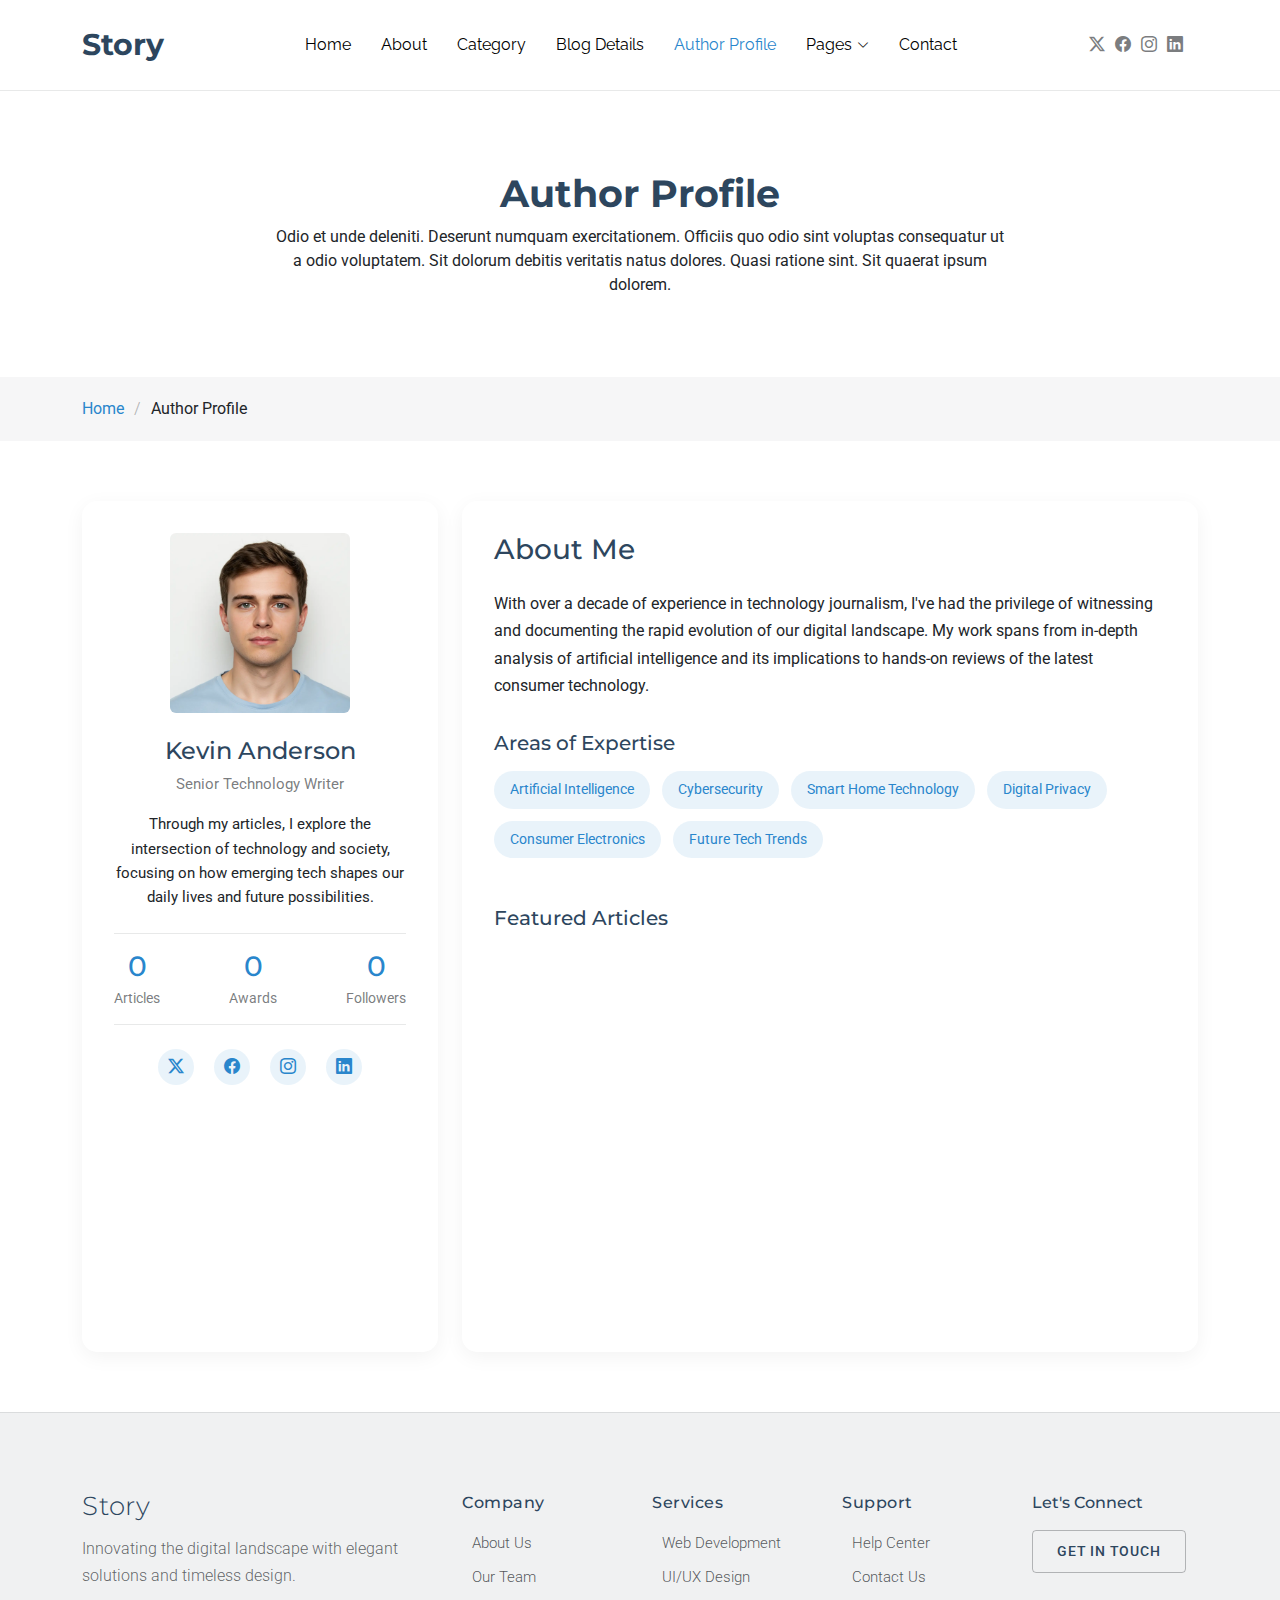
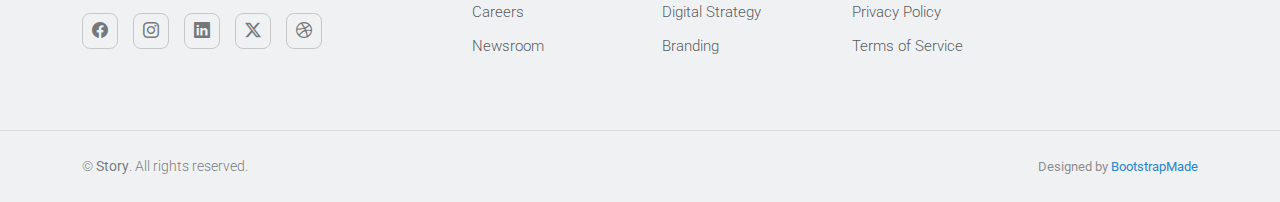
<file: author-profile.html>
<!DOCTYPE html>
<html lang="en">

<head>
  <meta charset="utf-8">
  <meta content="width=device-width, initial-scale=1.0" name="viewport">
  <title>Author Profile - Story Bootstrap Template</title>
  <meta name="description" content="">
  <meta name="keywords" content="">

  <!-- Favicons -->
  <link href="assets/img/favicon.png" rel="icon">
  <link href="assets/img/apple-touch-icon.png" rel="apple-touch-icon">

  <!-- Fonts -->
  <link href="https://fonts.googleapis.com" rel="preconnect">
  <link href="https://fonts.gstatic.com" rel="preconnect" crossorigin>
  <link href="https://fonts.googleapis.com/css2?family=Roboto:ital,wght@0,100;0,300;0,400;0,500;0,700;0,900;1,100;1,300;1,400;1,500;1,700;1,900&family=Montserrat:ital,wght@0,100;0,200;0,300;0,400;0,500;0,600;0,700;0,800;0,900;1,100;1,200;1,300;1,400;1,500;1,600;1,700;1,800;1,900&family=Raleway:ital,wght@0,100;0,200;0,300;0,400;0,500;0,600;0,700;0,800;0,900;1,100;1,200;1,300;1,400;1,500;1,600;1,700;1,800;1,900&display=swap" rel="stylesheet">

  <!-- Vendor CSS Files -->
  <link href="assets/vendor/bootstrap/css/bootstrap.min.css" rel="stylesheet">
  <link href="assets/vendor/bootstrap-icons/bootstrap-icons.css" rel="stylesheet">
  <link href="assets/vendor/aos/aos.css" rel="stylesheet">
  <link href="assets/vendor/swiper/swiper-bundle.min.css" rel="stylesheet">

  <!-- Main CSS File -->
  <link href="assets/css/main.css" rel="stylesheet">

  <!-- =======================================================
  * Template Name: Story
  * Template URL: https://bootstrapmade.com/story-bootstrap-blog-template/
  * Updated: Aug 11 2025 with Bootstrap v5.3.7
  * Author: BootstrapMade.com
  * License: https://bootstrapmade.com/license/
  ======================================================== -->
</head>

<body class="author-profile-page">

  <header id="header" class="header d-flex align-items-center position-relative">
    <div class="container position-relative d-flex align-items-center justify-content-between">

      <a href="index.html" class="logo d-flex align-items-center me-auto me-xl-0">
        <!-- Uncomment the line below if you also wish to use an image logo -->
        <!-- <img src="assets/img/logo.webp" alt=""> -->
        <h1 class="sitename">Story</h1>
      </a>

      <nav id="navmenu" class="navmenu">
        <ul>
          <li><a href="index.html">Home</a></li>
          <li><a href="about.html">About</a></li>
          <li><a href="category.html">Category</a></li>
          <li><a href="blog-details.html">Blog Details</a></li>
          <li><a href="author-profile.html" class="active">Author Profile</a></li>
          <li class="dropdown"><a href="#"><span>Pages</span> <i class="bi bi-chevron-down toggle-dropdown"></i></a>
            <ul>
              <li><a href="about.html">About</a></li>
              <li><a href="category.html">Category</a></li>
              <li><a href="blog-details.html">Blog Details</a></li>
              <li><a href="author-profile.html" class="active">Author Profile</a></li>
              <li><a href="search-results.html">Search Results</a></li>
              <li><a href="404.html">404 Not Found Page</a></li>

              <li class="dropdown"><a href="#"><span>Deep Dropdown</span> <i class="bi bi-chevron-down toggle-dropdown"></i></a>
                <ul>
                  <li><a href="#">Deep Dropdown 1</a></li>
                  <li><a href="#">Deep Dropdown 2</a></li>
                  <li><a href="#">Deep Dropdown 3</a></li>
                  <li><a href="#">Deep Dropdown 4</a></li>
                  <li><a href="#">Deep Dropdown 5</a></li>
                </ul>
              </li>
            </ul>
          </li>
          <li><a href="contact.html">Contact</a></li>
        </ul>
        <i class="mobile-nav-toggle d-xl-none bi bi-list"></i>
      </nav>

      <div class="header-social-links">
        <a href="#" class="twitter"><i class="bi bi-twitter-x"></i></a>
        <a href="#" class="facebook"><i class="bi bi-facebook"></i></a>
        <a href="#" class="instagram"><i class="bi bi-instagram"></i></a>
        <a href="#" class="linkedin"><i class="bi bi-linkedin"></i></a>
      </div>

    </div>
  </header>

  <main class="main">

    <!-- Page Title -->
    <div class="page-title">
      <div class="heading">
        <div class="container">
          <div class="row d-flex justify-content-center text-center">
            <div class="col-lg-8">
              <h1 class="heading-title">Author Profile</h1>
              <p class="mb-0">
                Odio et unde deleniti. Deserunt numquam exercitationem. Officiis quo
                odio sint voluptas consequatur ut a odio voluptatem. Sit dolorum
                debitis veritatis natus dolores. Quasi ratione sint. Sit quaerat
                ipsum dolorem.
              </p>
            </div>
          </div>
        </div>
      </div>
      <nav class="breadcrumbs">
        <div class="container">
          <ol>
            <li><a href="index.html">Home</a></li>
            <li class="current">Author Profile</li>
          </ol>
        </div>
      </nav>
    </div><!-- End Page Title -->

    <!-- Author Profile Section -->
    <section id="author-profile" class="author-profile section">

      <div class="container" data-aos="fade-up" data-aos-delay="100">

        <div class="author-profile-1">

          <div class="row">
            <!-- Author Info -->
            <div class="col-lg-4 mb-4 mb-lg-0">
              <div class="author-card" data-aos="fade-up">
                <div class="author-image">
                  <img src="assets/img/person/person-m-5.webp" alt="Author" class="img-fluid rounded">
                </div>

                <div class="author-info">
                  <h2>Kevin Anderson</h2>
                  <p class="designation">Senior Technology Writer</p>

                  <div class="author-bio">
                    Through my articles, I explore the intersection of technology and society, focusing on how emerging tech shapes our daily lives and future possibilities.
                  </div>

                  <div class="author-stats d-flex justify-content-between text-center my-4">
                    <div class="stat-item">
                      <h4 data-purecounter-start="0" data-purecounter-end="147" data-purecounter-duration="1" class="purecounter"></h4>
                      <p>Articles</p>
                    </div>
                    <div class="stat-item">
                      <h4 data-purecounter-start="0" data-purecounter-end="13" data-purecounter-duration="1" class="purecounter"></h4>
                      <p>Awards</p>
                    </div>
                    <div class="stat-item">
                      <h4 data-purecounter-start="0" data-purecounter-end="25" data-purecounter-duration="1" class="purecounter">K</h4>
                      <p>Followers</p>
                    </div>
                  </div>

                  <div class="social-links">
                    <a href="#" class="twitter"><i class="bi bi-twitter-x"></i></a>
                    <a href="#" class="facebook"><i class="bi bi-facebook"></i></a>
                    <a href="#" class="instagram"><i class="bi bi-instagram"></i></a>
                    <a href="#" class="linkedin"><i class="bi bi-linkedin"></i></a>
                  </div>
                </div>
              </div>
            </div>

            <!-- Author Content -->
            <div class="col-lg-8">
              <div class="author-content" data-aos="fade-up" data-aos-delay="200">
                <div class="content-header">
                  <h3>About Me</h3>
                </div>
                <div class="content-body">
                  <p>With over a decade of experience in technology journalism, I've had the privilege of witnessing and documenting the rapid evolution of our digital landscape. My work spans from in-depth analysis of artificial intelligence and its implications to hands-on reviews of the latest consumer technology.</p>

                  <div class="expertise-areas">
                    <h4>Areas of Expertise</h4>
                    <div class="tags">
                      <span>Artificial Intelligence</span>
                      <span>Cybersecurity</span>
                      <span>Smart Home Technology</span>
                      <span>Digital Privacy</span>
                      <span>Consumer Electronics</span>
                      <span>Future Tech Trends</span>
                    </div>
                  </div>

                  <div class="featured-articles mt-5">
                    <h4>Featured Articles</h4>
                    <div class="row g-4">
                      <div class="col-md-6" data-aos="fade-up" data-aos-delay="300">
                        <article class="article-card">
                          <div class="article-img">
                            <img src="assets/img/blog/blog-post-1.webp" alt="Article" class="img-fluid">
                          </div>
                          <div class="article-details">
                            <div class="post-category">Technology</div>
                            <h5><a href="#">The Future of AI in Everyday Computing</a></h5>
                            <div class="post-meta">
                              <span><i class="bi bi-clock"></i> Jan 15, 2024</span>
                              <span><i class="bi bi-chat-dots"></i> 24 Comments</span>
                            </div>
                          </div>
                        </article>
                      </div>

                      <div class="col-md-6" data-aos="fade-up" data-aos-delay="400">
                        <article class="article-card">
                          <div class="article-img">
                            <img src="assets/img/blog/blog-post-2.webp" alt="Article" class="img-fluid">
                          </div>
                          <div class="article-details">
                            <div class="post-category">Privacy</div>
                            <h5><a href="#">Understanding Digital Privacy in 2024</a></h5>
                            <div class="post-meta">
                              <span><i class="bi bi-clock"></i> Feb 3, 2024</span>
                              <span><i class="bi bi-chat-dots"></i> 18 Comments</span>
                            </div>
                          </div>
                        </article>
                      </div>
                    </div>
                  </div>
                </div>
              </div>
            </div>

          </div>

        </div>

      </div>

    </section><!-- /Author Profile Section -->

  </main>

  <footer id="footer" class="footer position-relative light-background">

    <div class="container">
      <div class="row gy-5">

        <div class="col-lg-4">
          <div class="footer-brand">
            <a href="index.html" class="logo d-flex align-items-center mb-3">
              <span class="sitename">Story</span>
            </a>
            <p class="tagline">Innovating the digital landscape with elegant solutions and timeless design.</p>

            <div class="social-links mt-4">
              <a href="#" aria-label="Facebook"><i class="bi bi-facebook"></i></a>
              <a href="#" aria-label="Instagram"><i class="bi bi-instagram"></i></a>
              <a href="#" aria-label="LinkedIn"><i class="bi bi-linkedin"></i></a>
              <a href="#" aria-label="Twitter"><i class="bi bi-twitter-x"></i></a>
              <a href="#" aria-label="Dribbble"><i class="bi bi-dribbble"></i></a>
            </div>
          </div>
        </div>

        <div class="col-lg-6">
          <div class="footer-links-grid">
            <div class="row">
              <div class="col-6 col-md-4">
                <h5>Company</h5>
                <ul class="list-unstyled">
                  <li><a href="#">About Us</a></li>
                  <li><a href="#">Our Team</a></li>
                  <li><a href="#">Careers</a></li>
                  <li><a href="#">Newsroom</a></li>
                </ul>
              </div>
              <div class="col-6 col-md-4">
                <h5>Services</h5>
                <ul class="list-unstyled">
                  <li><a href="#">Web Development</a></li>
                  <li><a href="#">UI/UX Design</a></li>
                  <li><a href="#">Digital Strategy</a></li>
                  <li><a href="#">Branding</a></li>
                </ul>
              </div>
              <div class="col-6 col-md-4">
                <h5>Support</h5>
                <ul class="list-unstyled">
                  <li><a href="#">Help Center</a></li>
                  <li><a href="#">Contact Us</a></li>
                  <li><a href="#">Privacy Policy</a></li>
                  <li><a href="#">Terms of Service</a></li>
                </ul>
              </div>
            </div>
          </div>
        </div>

        <div class="col-lg-2">
          <div class="footer-cta">
            <h5>Let's Connect</h5>
            <a href="contact.html" class="btn btn-outline">Get in Touch</a>
          </div>
        </div>

      </div>
    </div>

    <div class="footer-bottom">
      <div class="container">
        <div class="row">
          <div class="col-12">
            <div class="footer-bottom-content">
              <p class="mb-0">© <strong>Story</strong>. All rights reserved.</p>
              <div class="credits">
                <!-- All the links in the footer should remain intact. -->
                <!-- You can delete the links only if you've purchased the pro version. -->
                <!-- Licensing information: https://bootstrapmade.com/license/ -->
                <!-- Purchase the pro version with working PHP/AJAX contact form: [buy-url] -->
                Designed by <a href="https://bootstrapmade.com/">BootstrapMade</a>
              </div>
            </div>
          </div>
        </div>
      </div>
    </div>

  </footer>

  <!-- Scroll Top -->
  <a href="#" id="scroll-top" class="scroll-top d-flex align-items-center justify-content-center"><i class="bi bi-arrow-up-short"></i></a>

  <!-- Preloader -->
  <div id="preloader"></div>

  <!-- Vendor JS Files -->
  <script src="assets/vendor/bootstrap/js/bootstrap.bundle.min.js"></script>
  <script src="assets/vendor/php-email-form/validate.js"></script>
  <script src="assets/vendor/aos/aos.js"></script>
  <script src="assets/vendor/swiper/swiper-bundle.min.js"></script>
  <script src="assets/vendor/purecounter/purecounter_vanilla.js"></script>

  <!-- Main JS File -->
  <script src="assets/js/main.js"></script>

</body>

</html>
</file>
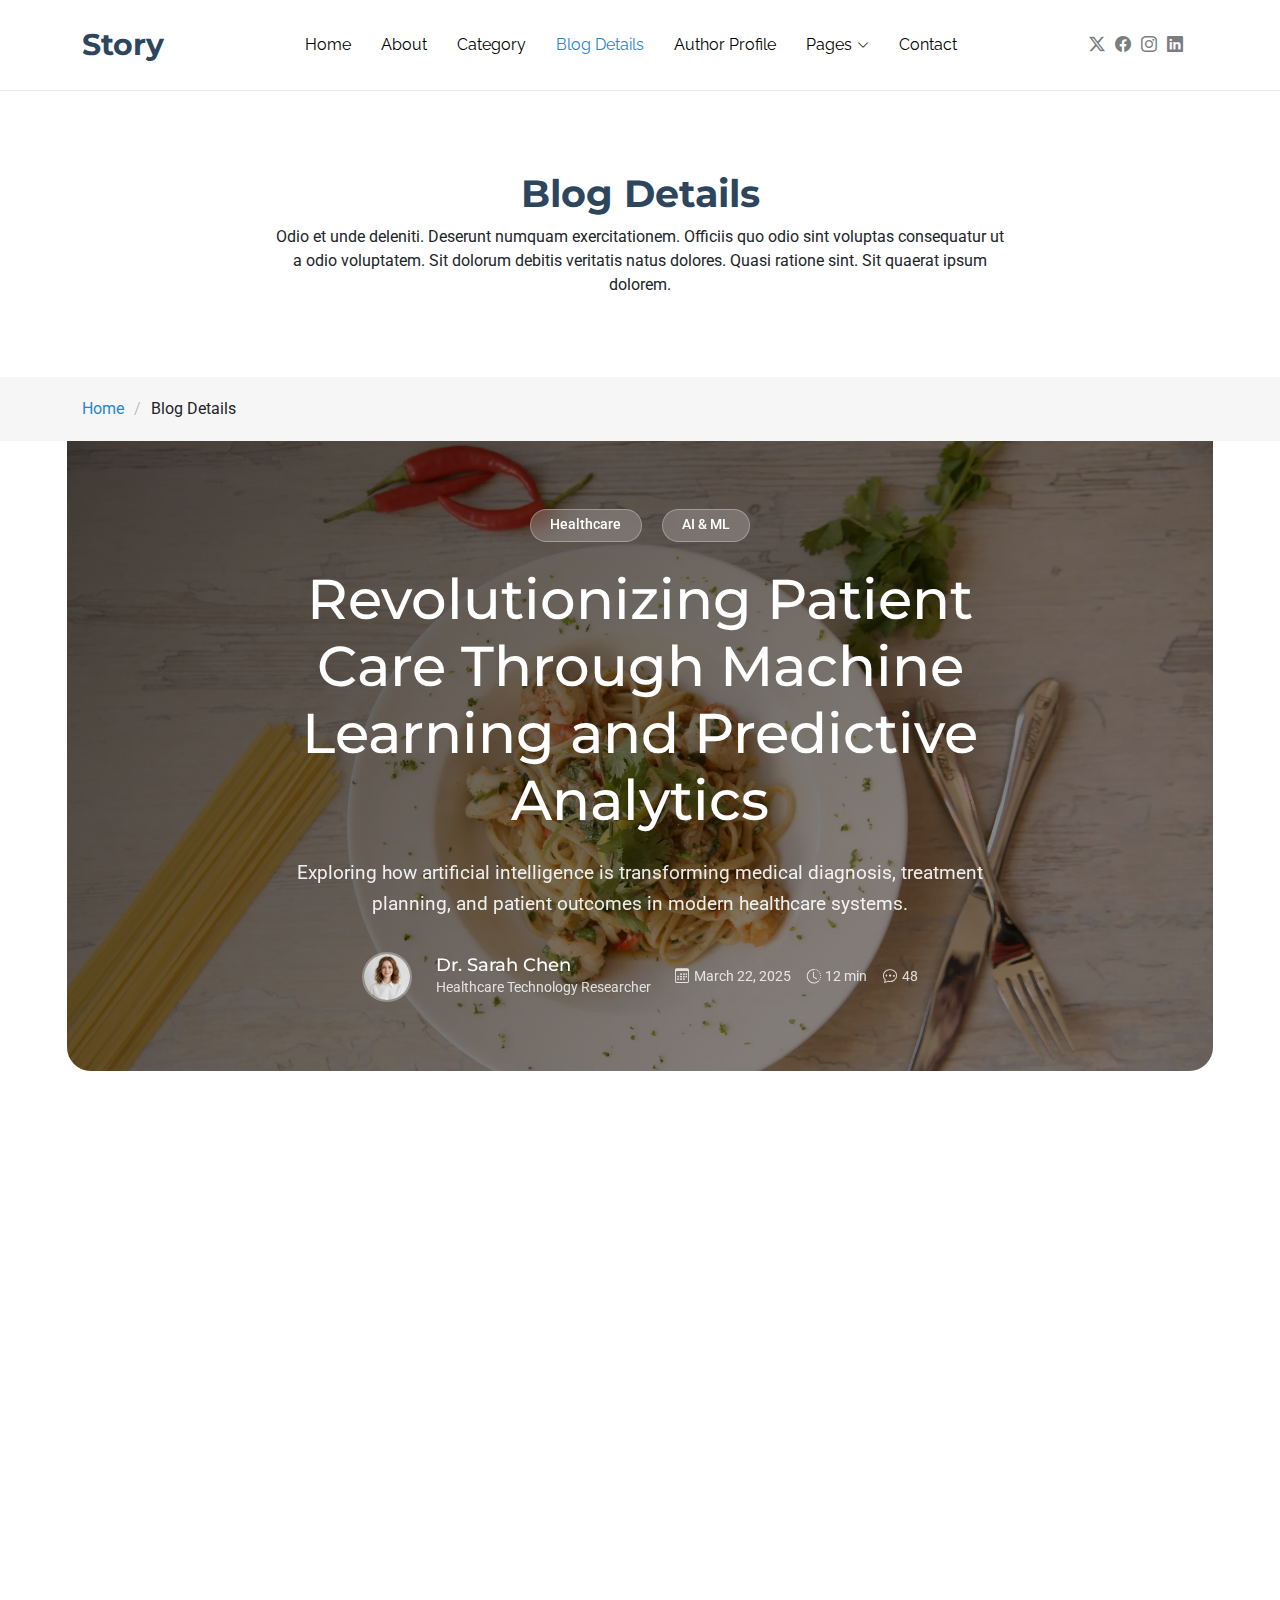
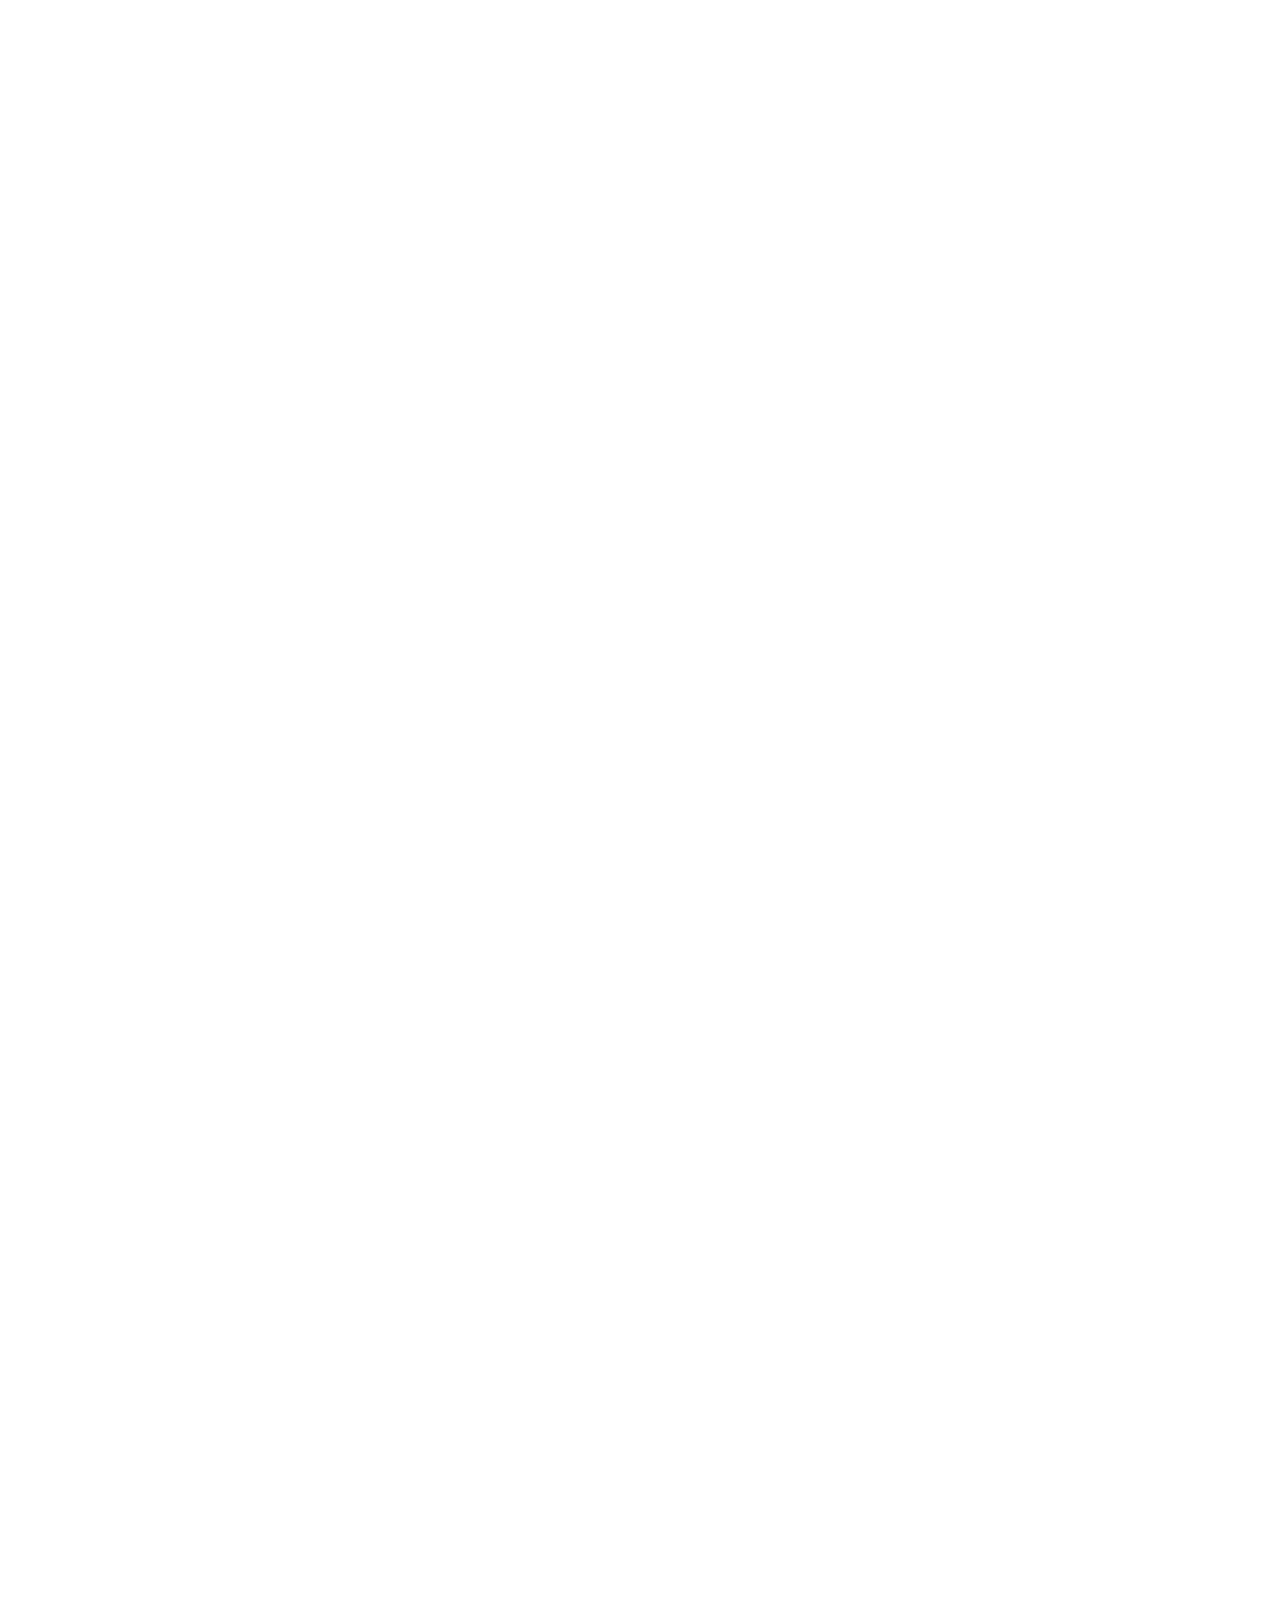
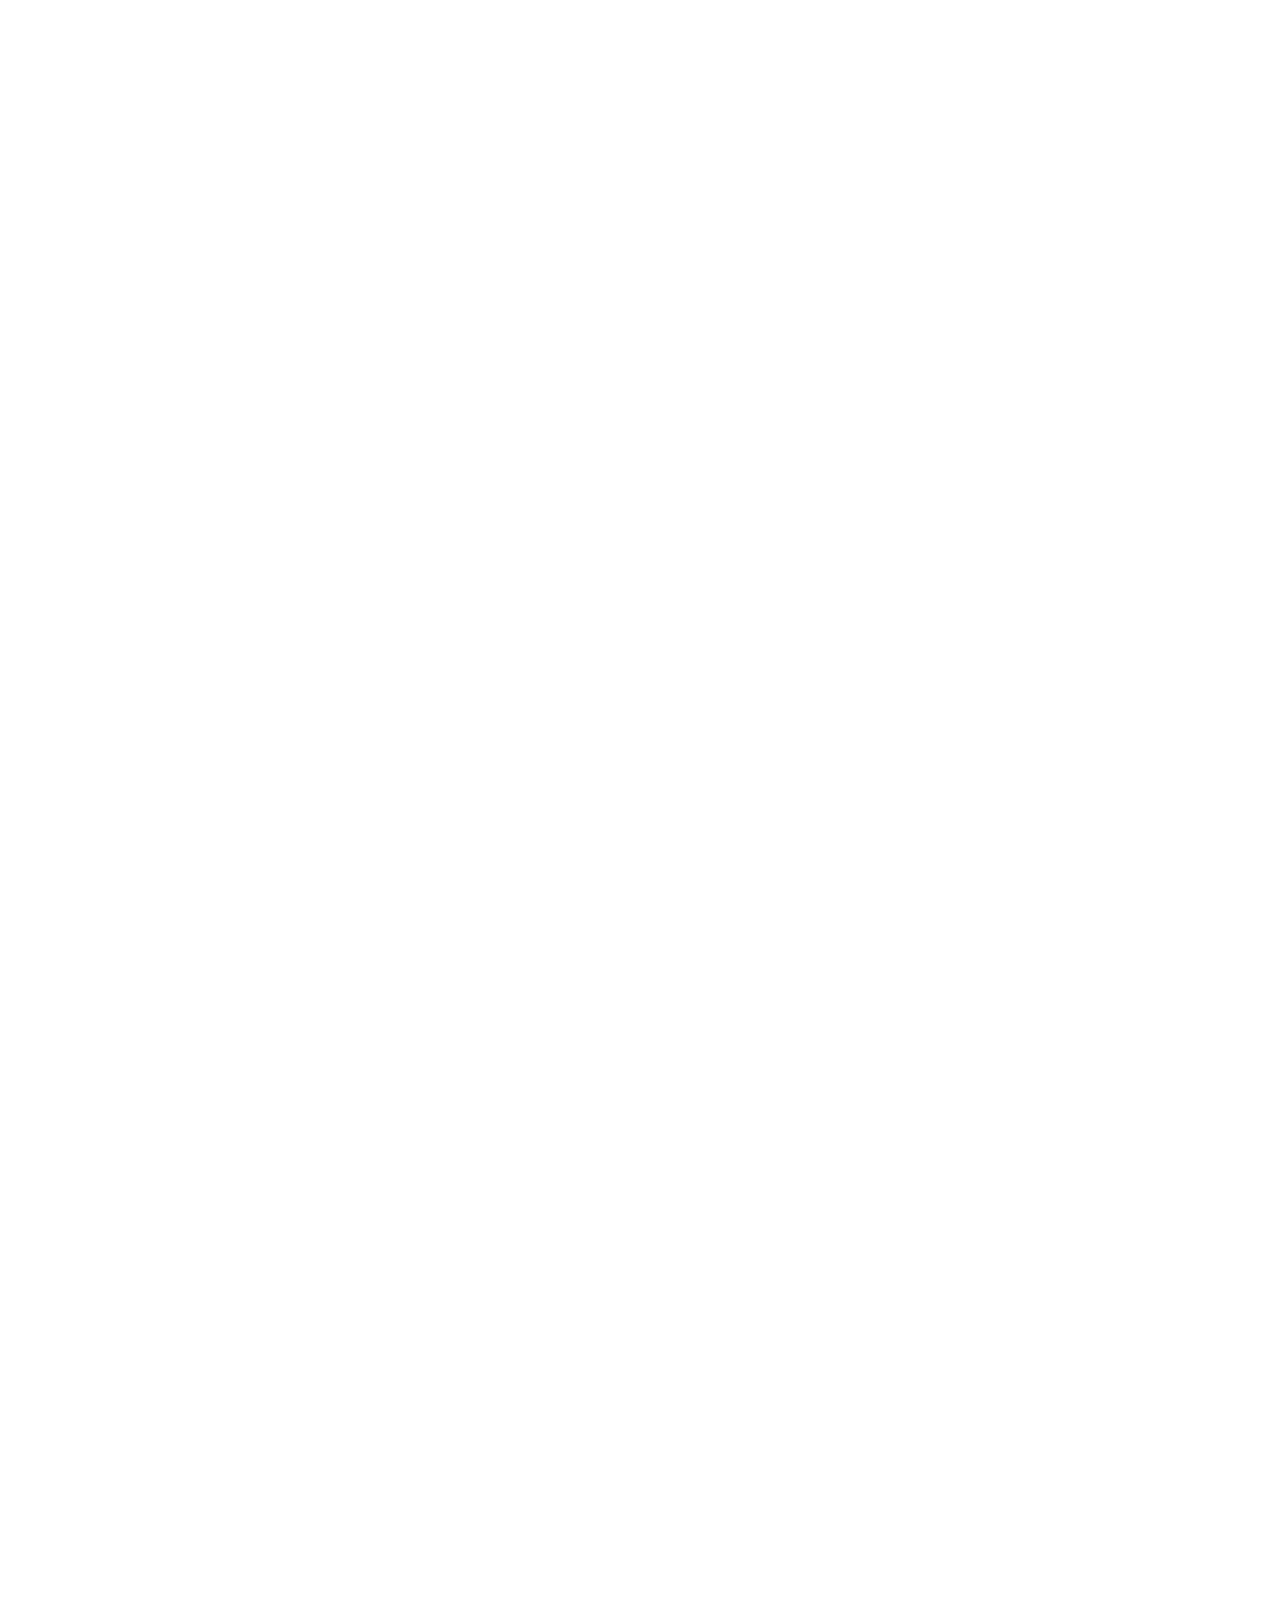
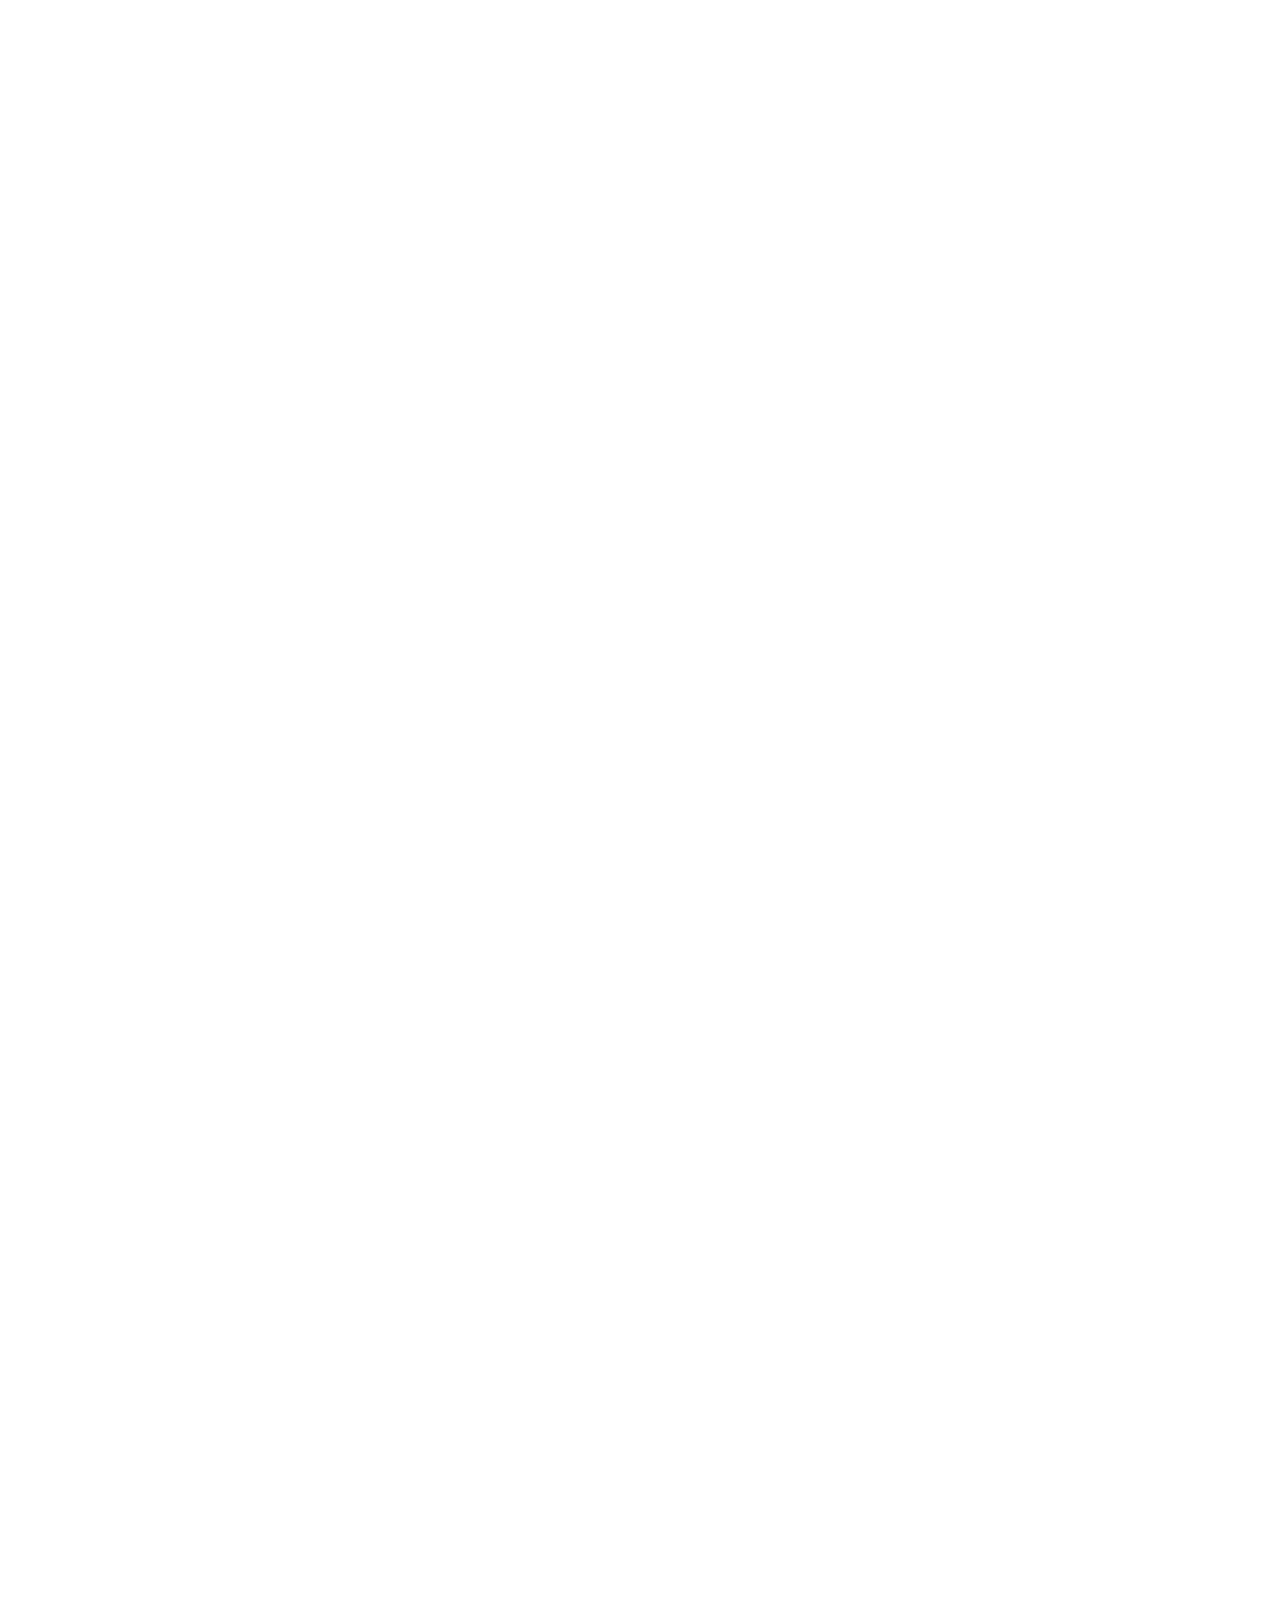
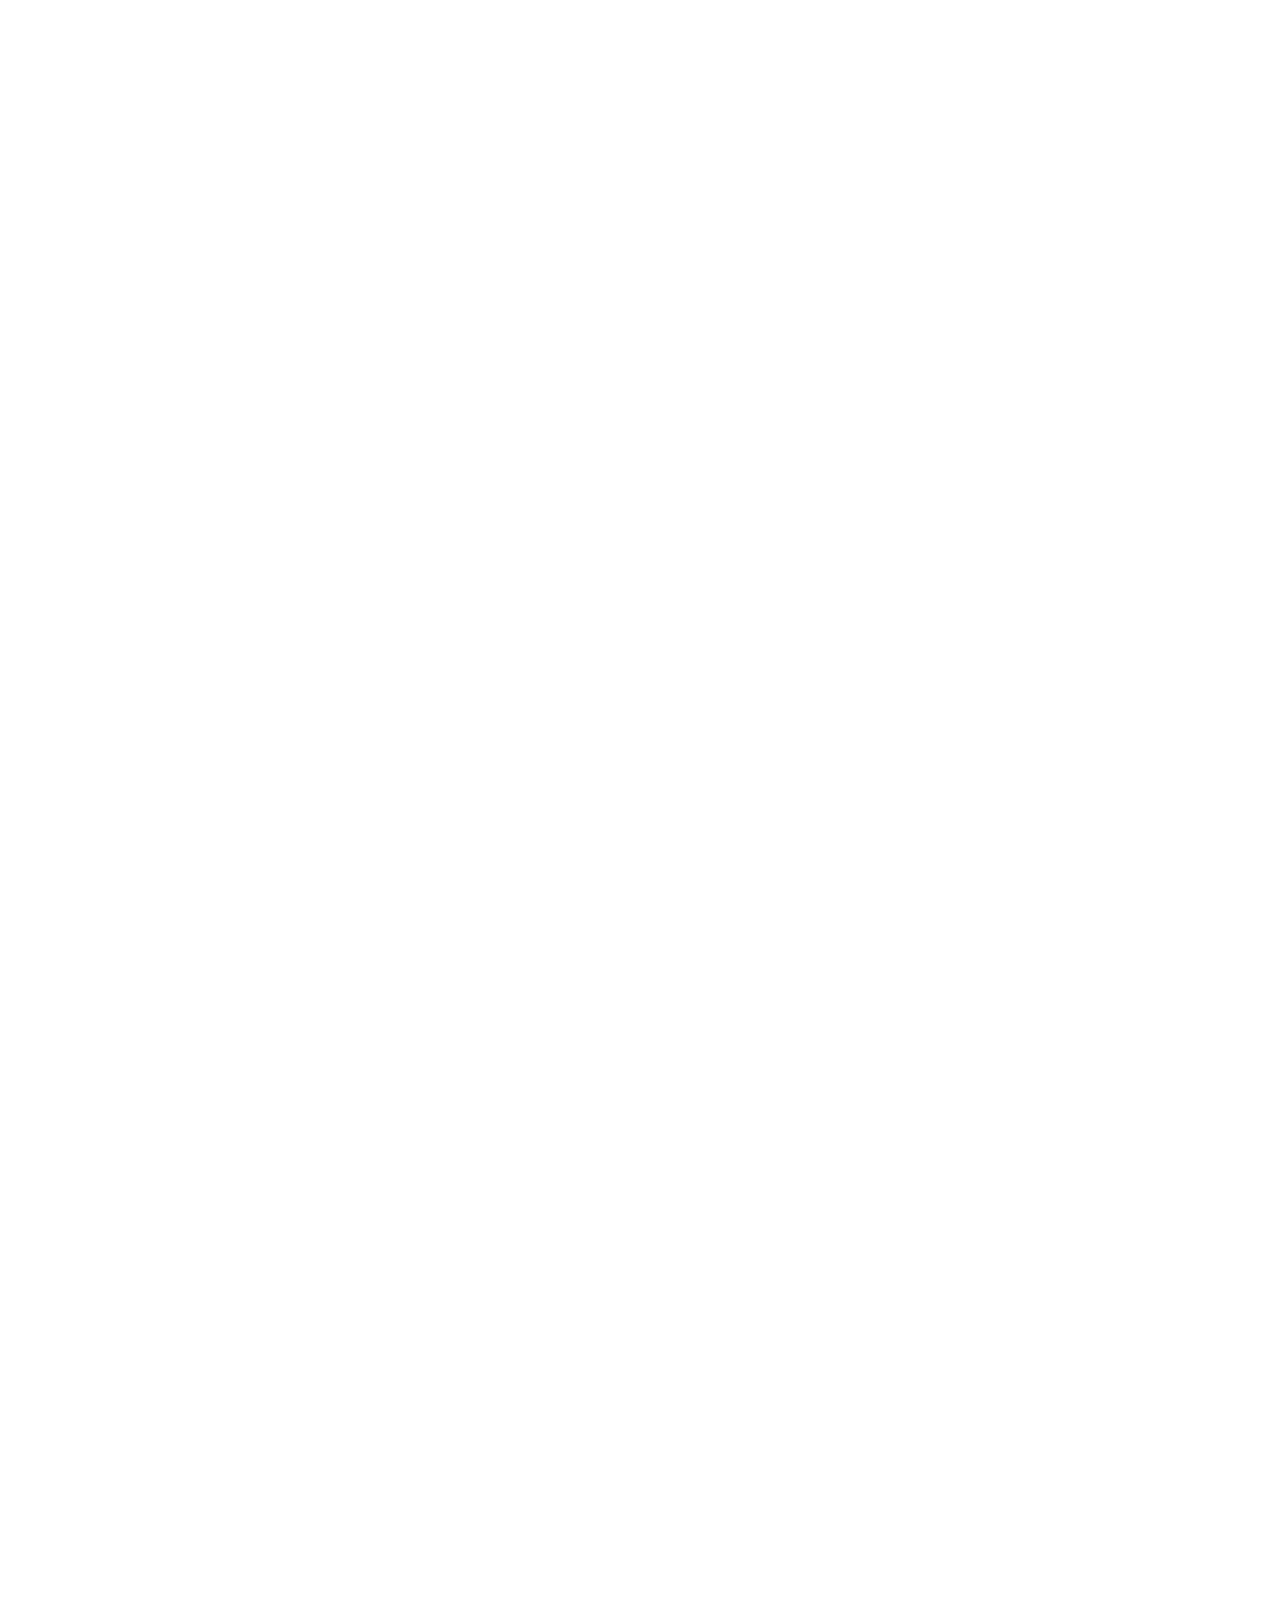
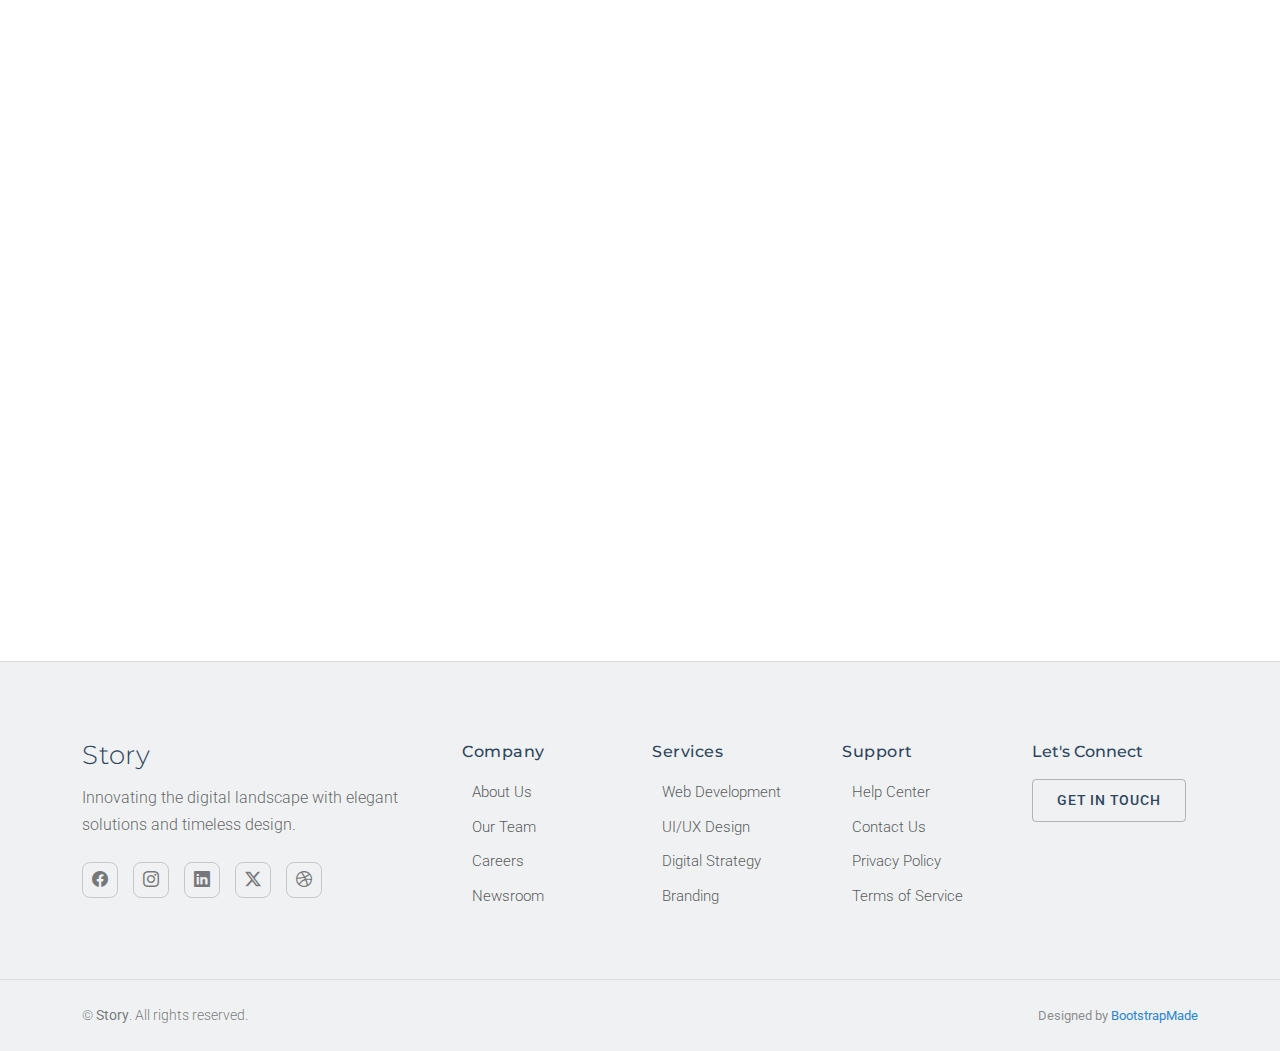
<file: blog-details.html>
<!DOCTYPE html>
<html lang="en">

<head>
  <meta charset="utf-8">
  <meta content="width=device-width, initial-scale=1.0" name="viewport">
  <title>Blog Details - Story Bootstrap Template</title>
  <meta name="description" content="">
  <meta name="keywords" content="">

  <!-- Favicons -->
  <link href="assets/img/favicon.png" rel="icon">
  <link href="assets/img/apple-touch-icon.png" rel="apple-touch-icon">

  <!-- Fonts -->
  <link href="https://fonts.googleapis.com" rel="preconnect">
  <link href="https://fonts.gstatic.com" rel="preconnect" crossorigin>
  <link href="https://fonts.googleapis.com/css2?family=Roboto:ital,wght@0,100;0,300;0,400;0,500;0,700;0,900;1,100;1,300;1,400;1,500;1,700;1,900&family=Montserrat:ital,wght@0,100;0,200;0,300;0,400;0,500;0,600;0,700;0,800;0,900;1,100;1,200;1,300;1,400;1,500;1,600;1,700;1,800;1,900&family=Raleway:ital,wght@0,100;0,200;0,300;0,400;0,500;0,600;0,700;0,800;0,900;1,100;1,200;1,300;1,400;1,500;1,600;1,700;1,800;1,900&display=swap" rel="stylesheet">

  <!-- Vendor CSS Files -->
  <link href="assets/vendor/bootstrap/css/bootstrap.min.css" rel="stylesheet">
  <link href="assets/vendor/bootstrap-icons/bootstrap-icons.css" rel="stylesheet">
  <link href="assets/vendor/aos/aos.css" rel="stylesheet">
  <link href="assets/vendor/swiper/swiper-bundle.min.css" rel="stylesheet">

  <!-- Main CSS File -->
  <link href="assets/css/main.css" rel="stylesheet">

  <!-- =======================================================
  * Template Name: Story
  * Template URL: https://bootstrapmade.com/story-bootstrap-blog-template/
  * Updated: Aug 11 2025 with Bootstrap v5.3.7
  * Author: BootstrapMade.com
  * License: https://bootstrapmade.com/license/
  ======================================================== -->
</head>

<body class="blog-details-page">

  <header id="header" class="header d-flex align-items-center position-relative">
    <div class="container position-relative d-flex align-items-center justify-content-between">

      <a href="index.html" class="logo d-flex align-items-center me-auto me-xl-0">
        <!-- Uncomment the line below if you also wish to use an image logo -->
        <!-- <img src="assets/img/logo.webp" alt=""> -->
        <h1 class="sitename">Story</h1>
      </a>

      <nav id="navmenu" class="navmenu">
        <ul>
          <li><a href="index.html">Home</a></li>
          <li><a href="about.html">About</a></li>
          <li><a href="category.html">Category</a></li>
          <li><a href="blog-details.html" class="active">Blog Details</a></li>
          <li><a href="author-profile.html">Author Profile</a></li>
          <li class="dropdown"><a href="#"><span>Pages</span> <i class="bi bi-chevron-down toggle-dropdown"></i></a>
            <ul>
              <li><a href="about.html">About</a></li>
              <li><a href="category.html">Category</a></li>
              <li><a href="blog-details.html" class="active">Blog Details</a></li>
              <li><a href="author-profile.html">Author Profile</a></li>
              <li><a href="search-results.html">Search Results</a></li>
              <li><a href="404.html">404 Not Found Page</a></li>

              <li class="dropdown"><a href="#"><span>Deep Dropdown</span> <i class="bi bi-chevron-down toggle-dropdown"></i></a>
                <ul>
                  <li><a href="#">Deep Dropdown 1</a></li>
                  <li><a href="#">Deep Dropdown 2</a></li>
                  <li><a href="#">Deep Dropdown 3</a></li>
                  <li><a href="#">Deep Dropdown 4</a></li>
                  <li><a href="#">Deep Dropdown 5</a></li>
                </ul>
              </li>
            </ul>
          </li>
          <li><a href="contact.html">Contact</a></li>
        </ul>
        <i class="mobile-nav-toggle d-xl-none bi bi-list"></i>
      </nav>

      <div class="header-social-links">
        <a href="#" class="twitter"><i class="bi bi-twitter-x"></i></a>
        <a href="#" class="facebook"><i class="bi bi-facebook"></i></a>
        <a href="#" class="instagram"><i class="bi bi-instagram"></i></a>
        <a href="#" class="linkedin"><i class="bi bi-linkedin"></i></a>
      </div>

    </div>
  </header>

  <main class="main">

    <!-- Page Title -->
    <div class="page-title">
      <div class="heading">
        <div class="container">
          <div class="row d-flex justify-content-center text-center">
            <div class="col-lg-8">
              <h1 class="heading-title">Blog Details</h1>
              <p class="mb-0">
                Odio et unde deleniti. Deserunt numquam exercitationem. Officiis quo
                odio sint voluptas consequatur ut a odio voluptatem. Sit dolorum
                debitis veritatis natus dolores. Quasi ratione sint. Sit quaerat
                ipsum dolorem.
              </p>
            </div>
          </div>
        </div>
      </div>
      <nav class="breadcrumbs">
        <div class="container">
          <ol>
            <li><a href="index.html">Home</a></li>
            <li class="current">Blog Details</li>
          </ol>
        </div>
      </nav>
    </div><!-- End Page Title -->

    <!-- Blog Details Section -->
    <section id="blog-details" class="blog-details section">
      <div class="container" data-aos="fade-up">

        <div class="article-hero">
          <div class="hero-background">
            <img src="assets/img/blog/blog-hero-3.webp" alt="Machine Learning in Healthcare" class="hero-bg-image">
            <div class="hero-overlay"></div>
          </div>

          <div class="hero-content" data-aos="fade-up" data-aos-delay="200">
            <div class="category-badges">
              <span class="badge">Healthcare</span>
              <span class="badge">AI &amp; ML</span>
            </div>
            <h1>Revolutionizing Patient Care Through Machine Learning and Predictive Analytics</h1>
            <p class="hero-excerpt">Exploring how artificial intelligence is transforming medical diagnosis, treatment planning, and patient outcomes in modern healthcare systems.</p>

            <div class="author-meta">
              <img src="assets/img/person/person-f-8.webp" alt="Dr. Sarah Chen" class="author-avatar">
              <div class="author-details">
                <h4>Dr. Sarah Chen</h4>
                <span>Healthcare Technology Researcher</span>
              </div>
              <div class="article-stats">
                <span><i class="bi bi-calendar3"></i> March 22, 2025</span>
                <span><i class="bi bi-clock-history"></i> 12 min</span>
                <span><i class="bi bi-chat-dots"></i> 48</span>
              </div>
            </div>
          </div>
        </div>

        <div class="article-body">
          <div class="sidebar-navigation" data-aos="fade-right">
            <div class="nav-sticky">
              <h3><i class="bi bi-list-ul"></i> Contents</h3>
              <ul class="content-nav">
                <li><a href="#overview" class="nav-link active">Overview</a></li>
                <li><a href="#diagnostics">AI in Diagnostics</a></li>
                <li><a href="#treatment">Treatment Planning</a></li>
                <li><a href="#monitoring">Patient Monitoring</a></li>
                <li><a href="#challenges">Challenges Ahead</a></li>
                <li><a href="#conclusion">Future Outlook</a></li>
              </ul>

              <div class="reading-progress">
                <div class="progress-bar">
                  <div class="progress-fill"></div>
                </div>
                <span class="progress-text">0% Complete</span>
              </div>
            </div>
          </div>

          <main class="main-content">
            <section id="overview" class="content-block" data-aos="fade-up">
              <div class="intro-text">
                <p class="lead-paragraph">
                  The integration of machine learning algorithms into healthcare systems represents one of the most significant technological advances in modern medicine, promising to enhance diagnostic accuracy, streamline treatment processes, and improve patient outcomes across various medical specialties.
                </p>

                <p>Healthcare professionals are increasingly leveraging predictive analytics to identify potential health risks before they manifest into serious conditions. This proactive approach to medical care has the potential to save countless lives while reducing healthcare costs globally.</p>
              </div>

              <div class="featured-quote" data-aos="zoom-in">
                <div class="quote-icon">
                  <i class="bi bi-quote"></i>
                </div>
                <blockquote>
                  <p>"Machine learning doesn't replace doctors—it empowers them to make better decisions with unprecedented insight into patient data."</p>
                  <footer>Dr. Michael Rodriguez, Chief Medical Officer at TechHealth Solutions</footer>
                </blockquote>
              </div>
            </section>

            <section id="diagnostics" class="content-block" data-aos="fade-up">
              <h2><i class="bi bi-search"></i> AI-Powered Diagnostic Revolution</h2>

              <div class="content-with-media">
                <div class="media-element">
                  <img src="assets/img/health/diagnostics-2.webp" alt="AI Diagnostic Tools" class="content-image" loading="lazy">
                  <div class="image-caption">Advanced imaging analysis using machine learning algorithms</div>
                </div>

                <div class="text-content">
                  <p>Artificial intelligence has transformed medical imaging interpretation, enabling radiologists to detect abnormalities with greater precision and speed. Deep learning models can now identify early-stage cancers, predict cardiovascular events, and analyze complex medical scans with remarkable accuracy.</p>

                  <div class="stats-grid">
                    <div class="stat-item">
                      <div class="stat-number">94%</div>
                      <div class="stat-label">Accuracy in Cancer Detection</div>
                    </div>
                    <div class="stat-item">
                      <div class="stat-number">65%</div>
                      <div class="stat-label">Faster Diagnosis Time</div>
                    </div>
                    <div class="stat-item">
                      <div class="stat-number">40%</div>
                      <div class="stat-label">Reduction in Errors</div>
                    </div>
                  </div>
                </div>
              </div>
            </section>

            <section id="treatment" class="content-block" data-aos="fade-up">
              <h2><i class="bi bi-heart-pulse"></i> Personalized Treatment Planning</h2>

              <p>Machine learning algorithms analyze vast amounts of patient data to recommend personalized treatment plans. By considering genetic factors, medical history, lifestyle choices, and treatment responses from similar cases, AI systems can suggest optimal therapeutic approaches.</p>

              <div class="feature-cards">
                <div class="feature-card" data-aos="fade-up" data-aos-delay="100">
                  <div class="card-icon">
                    <i class="bi bi-dna"></i>
                  </div>
                  <h3>Genetic Analysis</h3>
                  <p>Personalized medicine based on individual genetic profiles and biomarkers for targeted therapy selection.</p>
                </div>

                <div class="feature-card" data-aos="fade-up" data-aos-delay="200">
                  <div class="card-icon">
                    <i class="bi bi-graph-up-arrow"></i>
                  </div>
                  <h3>Outcome Prediction</h3>
                  <p>Predictive models that forecast treatment effectiveness and potential side effects before implementation.</p>
                </div>

                <div class="feature-card" data-aos="fade-up" data-aos-delay="300">
                  <div class="card-icon">
                    <i class="bi bi-shield-check"></i>
                  </div>
                  <h3>Drug Safety</h3>
                  <p>AI-powered systems that identify potential drug interactions and adverse reactions in real-time.</p>
                </div>
              </div>
            </section>

            <section id="monitoring" class="content-block" data-aos="fade-up">
              <h2><i class="bi bi-activity"></i> Continuous Patient Monitoring</h2>

              <div class="split-content">
                <div class="content-left">
                  <p>Wearable devices and IoT sensors continuously collect patient vital signs, enabling real-time health monitoring and early intervention capabilities. Machine learning algorithms process this data to detect patterns that might indicate developing health issues.</p>

                  <div class="monitoring-benefits">
                    <div class="benefit-item">
                      <i class="bi bi-check-circle-fill"></i>
                      <span>24/7 health surveillance without hospital admission</span>
                    </div>
                    <div class="benefit-item">
                      <i class="bi bi-check-circle-fill"></i>
                      <span>Early warning systems for critical conditions</span>
                    </div>
                    <div class="benefit-item">
                      <i class="bi bi-check-circle-fill"></i>
                      <span>Reduced readmission rates and complications</span>
                    </div>
                    <div class="benefit-item">
                      <i class="bi bi-check-circle-fill"></i>
                      <span>Improved quality of life for chronic patients</span>
                    </div>
                  </div>
                </div>

                <div class="content-right">
                  <div class="monitoring-dashboard">
                    <div class="dashboard-header">
                      <h4>Patient Monitoring Dashboard</h4>
                      <span class="status-indicator online">Live</span>
                    </div>
                    <div class="vital-signs">
                      <div class="vital-item">
                        <span class="vital-label">Heart Rate</span>
                        <span class="vital-value">72 BPM</span>
                      </div>
                      <div class="vital-item">
                        <span class="vital-label">Blood Pressure</span>
                        <span class="vital-value">120/80</span>
                      </div>
                      <div class="vital-item">
                        <span class="vital-label">Temperature</span>
                        <span class="vital-value">98.6°F</span>
                      </div>
                      <div class="vital-item">
                        <span class="vital-label">Oxygen Sat</span>
                        <span class="vital-value">98%</span>
                      </div>
                    </div>
                  </div>
                </div>
              </div>
            </section>

            <section id="challenges" class="content-block" data-aos="fade-up">
              <h2><i class="bi bi-exclamation-triangle"></i> Addressing Implementation Challenges</h2>

              <div class="challenges-grid">
                <div class="challenge-card">
                  <div class="challenge-header">
                    <i class="bi bi-shield-lock"></i>
                    <h3>Data Privacy &amp; Security</h3>
                  </div>
                  <p>Ensuring patient data protection while enabling AI analysis requires robust cybersecurity measures and compliance with healthcare regulations.</p>
                </div>

                <div class="challenge-card">
                  <div class="challenge-header">
                    <i class="bi bi-people"></i>
                    <h3>Healthcare Professional Training</h3>
                  </div>
                  <p>Medical staff need comprehensive training to effectively integrate AI tools into their clinical workflow and decision-making processes.</p>
                </div>

                <div class="challenge-card">
                  <div class="challenge-header">
                    <i class="bi bi-currency-dollar"></i>
                    <h3>Implementation Costs</h3>
                  </div>
                  <p>High initial investment in AI infrastructure and ongoing maintenance costs present barriers for smaller healthcare facilities.</p>
                </div>

                <div class="challenge-card">
                  <div class="challenge-header">
                    <i class="bi bi-gear"></i>
                    <h3>System Integration</h3>
                  </div>
                  <p>Seamlessly integrating AI solutions with existing hospital information systems and electronic health records.</p>
                </div>
              </div>
            </section>

            <section id="conclusion" class="content-block" data-aos="fade-up">
              <h2><i class="bi bi-lightbulb"></i> The Future of AI in Healthcare</h2>

              <p>The convergence of machine learning, big data analytics, and medical expertise is creating unprecedented opportunities to improve patient care and health outcomes. As technology continues to advance, we can expect even more sophisticated AI applications in healthcare.</p>

              <div class="future-outlook">
                <div class="outlook-item" data-aos="fade-left" data-aos-delay="100">
                  <div class="outlook-number">2025</div>
                  <div class="outlook-content">
                    <h4>Widespread AI Adoption</h4>
                    <p>Majority of hospitals will integrate AI-powered diagnostic tools</p>
                  </div>
                </div>

                <div class="outlook-item" data-aos="fade-left" data-aos-delay="200">
                  <div class="outlook-number">2027</div>
                  <div class="outlook-content">
                    <h4>Predictive Medicine</h4>
                    <p>AI will predict and prevent diseases before symptoms appear</p>
                  </div>
                </div>

                <div class="outlook-item" data-aos="fade-left" data-aos-delay="300">
                  <div class="outlook-number">2030</div>
                  <div class="outlook-content">
                    <h4>Personalized Healthcare</h4>
                    <p>Fully customized treatment plans for every individual patient</p>
                  </div>
                </div>
              </div>
            </section>
          </main>
        </div>

        <div class="article-actions" data-aos="fade-up">
          <div class="engagement-section">
            <div class="social-sharing">
              <h3>Share This Article</h3>
              <div class="share-options">
                <a href="#" class="share-btn twitter">
                  <i class="bi bi-twitter-x"></i>
                  <span>Twitter</span>
                </a>
                <a href="#" class="share-btn facebook">
                  <i class="bi bi-facebook"></i>
                  <span>Facebook</span>
                </a>
                <a href="#" class="share-btn linkedin">
                  <i class="bi bi-linkedin"></i>
                  <span>LinkedIn</span>
                </a>
                <a href="#" class="share-btn email">
                  <i class="bi bi-envelope"></i>
                  <span>Email</span>
                </a>
              </div>
            </div>

            <div class="article-reactions">
              <h3>Your Thoughts</h3>
              <div class="reaction-buttons">
                <button class="reaction-btn" data-reaction="helpful">
                  <i class="bi bi-hand-thumbs-up"></i>
                  <span>Helpful</span>
                  <span class="count">24</span>
                </button>
                <button class="reaction-btn" data-reaction="insightful">
                  <i class="bi bi-lightbulb"></i>
                  <span>Insightful</span>
                  <span class="count">15</span>
                </button>
                <button class="reaction-btn" data-reaction="bookmark">
                  <i class="bi bi-bookmark"></i>
                  <span>Save</span>
                  <span class="count">8</span>
                </button>
              </div>
            </div>
          </div>

          <div class="topic-tags">
            <h3>Related Topics</h3>
            <div class="tag-cloud">
              <a href="#" class="topic-tag">Machine Learning</a>
              <a href="#" class="topic-tag">Healthcare AI</a>
              <a href="#" class="topic-tag">Medical Technology</a>
              <a href="#" class="topic-tag">Predictive Analytics</a>
              <a href="#" class="topic-tag">Digital Health</a>
              <a href="#" class="topic-tag">Patient Care</a>
              <a href="#" class="topic-tag">Medical Innovation</a>
            </div>
          </div>
        </div>

      </div>
    </section><!-- /Blog Details Section -->

    <!-- Blog Author Section -->
    <section id="blog-author" class="blog-author section">

      <div class="container" data-aos="fade-up">
        <div class="author-card">
          <div class="author-header">
            <div class="author-image-container">
              <img src="assets/img/person/person-m-6.webp" class="author-image" alt="" loading="lazy">
              <div class="expertise-tags">
                <span>AI Research</span>
                <span>Cloud Architecture</span>
              </div>
            </div>

            <div class="author-intro">
              <div class="name-block">
                <h3 class="author-name">Michael Chen</h3>
                <span class="verified-badge">
                  <i class="bi bi-patch-check-fill"></i>
                  Featured Author
                </span>
              </div>

              <p class="author-tagline">
                Transforming complex technical concepts into accessible insights
              </p>
            </div>
          </div>

          <div class="author-content" data-aos="fade-up" data-aos-delay="200">
            <div class="content-row">
              <div class="bio-section">
                <p class="bio-text">
                  Vestibulum ante ipsum primis in faucibus orci luctus et ultrices posuere cubilia Curae. Donec velit neque, auctor sit amet aliquam vel, ullamcorper sit amet ligula.
                </p>
                <div class="author-metrics">
                  <div class="metric">
                    <i class="bi bi-pencil-square"></i>
                    <span>Weekly Writer</span>
                  </div>
                  <div class="metric">
                    <i class="bi bi-stars"></i>
                    <span>Top Contributor</span>
                  </div>
                </div>
              </div>

              <div class="featured-posts">
                <h4>Latest Articles</h4>
                <ul class="post-list">
                  <li>
                    <i class="bi bi-arrow-right-circle"></i>
                    <span>Nulla quis lorem ut libero malesuada feugiat</span>
                  </li>
                  <li>
                    <i class="bi bi-arrow-right-circle"></i>
                    <span>Vestibulum ac diam sit amet quam vehicula elementum</span>
                  </li>
                </ul>
              </div>
            </div>

            <div class="author-footer">
              <div class="connect-links">
                <a href="https://github.com/#" class="social-link">
                  <i class="bi bi-github"></i>
                  <span>@michaelchen</span>
                </a>
                <a href="https://twitter.com/#" class="social-link">
                  <i class="bi bi-twitter-x"></i>
                  <span>@mchen_tech</span>
                </a>
                <a href="https://dev.to/#" class="social-link">
                  <i class="bi bi-globe2"></i>
                  <span>dev.to/mchen</span>
                </a>
              </div>
              <a href="#" class="subscribe-button">
                Subscribe to Newsletter
                <i class="bi bi-bell"></i>
              </a>
            </div>
          </div>
        </div>
      </div>

    </section><!-- /Blog Author Section -->

    <!-- Blog Comments Section -->
    <section id="blog-comments" class="blog-comments section">

      <div class="container" data-aos="fade-up" data-aos-delay="100">

        <div class="blog-comments-4">
          <div class="comments-header">
            <h3 class="title">Community Feedback</h3>
            <div class="comments-stats">
              <span class="count">12</span>
              <span class="label">Comments</span>
            </div>
          </div>

          <div class="comments-container">
            <!-- Comment #1 -->
            <div class="comment-thread">
              <div class="comment-box">
                <div class="comment-wrapper">
                  <div class="avatar-wrapper">
                    <img src="assets/img/person/person-f-9.webp" alt="Avatar" loading="lazy">
                    <span class="status-indicator"></span>
                  </div>

                  <div class="comment-content">
                    <div class="comment-header">
                      <div class="user-info">
                        <h4>Thomas Anderson</h4>
                        <span class="time-badge">
                          <i class="bi bi-clock"></i>
                          2 hours ago
                        </span>
                      </div>
                      <div class="engagement">
                        <span class="likes">
                          <i class="bi bi-heart"></i>
                          24
                        </span>
                      </div>
                    </div>

                    <div class="comment-body">
                      <p>Nullam ac urna eu felis dapibus condimentum sit amet a augue. Sed non neque elit. Sed ut imperdiet nisi. Proin condimentum fermentum nunc.</p>
                    </div>

                    <div class="comment-actions">
                      <button class="action-btn like-btn" aria-label="Like comment">
                        <i class="bi bi-heart"></i>
                        <span>Like</span>
                      </button>
                      <button class="action-btn reply-btn" aria-label="Reply to comment">
                        <i class="bi bi-chat"></i>
                        <span>Reply</span>
                      </button>
                      <button class="action-btn share-btn" aria-label="Share comment">
                        <i class="bi bi-share"></i>
                        <span>Share</span>
                      </button>
                    </div>
                  </div>
                </div>
              </div>

              <!-- Replies Container -->
              <div class="replies-container">
                <!-- Reply #1 -->
                <div class="comment-box reply">
                  <div class="comment-wrapper">
                    <div class="avatar-wrapper">
                      <img src="assets/img/person/person-m-9.webp" alt="Avatar" loading="lazy">
                      <span class="status-indicator"></span>
                    </div>

                    <div class="comment-content">
                      <div class="comment-header">
                        <div class="user-info">
                          <h4>Maria Rodriguez</h4>
                          <span class="time-badge">
                            <i class="bi bi-clock"></i>
                            1 hour ago
                          </span>
                        </div>
                        <div class="engagement">
                          <span class="likes">
                            <i class="bi bi-heart"></i>
                            8
                          </span>
                        </div>
                      </div>

                      <div class="comment-body">
                        <p>Vivamus elementum semper nisi. Aenean vulputate eleifend tellus. Aenean leo ligula, porttitor eu, consequat vitae.</p>
                      </div>

                      <div class="comment-actions">
                        <button class="action-btn like-btn" aria-label="Like comment">
                          <i class="bi bi-heart"></i>
                          <span>Like</span>
                        </button>
                        <button class="action-btn reply-btn" aria-label="Reply to comment">
                          <i class="bi bi-chat"></i>
                          <span>Reply</span>
                        </button>
                        <button class="action-btn share-btn" aria-label="Share comment">
                          <i class="bi bi-share"></i>
                          <span>Share</span>
                        </button>
                      </div>
                    </div>
                  </div>
                </div>

                <!-- Reply #2 -->
                <div class="comment-box reply">
                  <div class="comment-wrapper">
                    <div class="avatar-wrapper">
                      <img src="assets/img/person/person-f-9.webp" alt="Avatar" loading="lazy">
                      <span class="status-indicator"></span>
                    </div>

                    <div class="comment-content">
                      <div class="comment-header">
                        <div class="user-info">
                          <h4>Alex Chen</h4>
                          <span class="time-badge">
                            <i class="bi bi-clock"></i>
                            30 minutes ago
                          </span>
                        </div>
                        <div class="engagement">
                          <span class="likes">
                            <i class="bi bi-heart"></i>
                            5
                          </span>
                        </div>
                      </div>

                      <div class="comment-body">
                        <p>Cras dapibus. Vivamus elementum semper nisi. Aenean vulputate eleifend tellus.</p>
                      </div>

                      <div class="comment-actions">
                        <button class="action-btn like-btn" aria-label="Like comment">
                          <i class="bi bi-heart"></i>
                          <span>Like</span>
                        </button>
                        <button class="action-btn reply-btn" aria-label="Reply to comment">
                          <i class="bi bi-chat"></i>
                          <span>Reply</span>
                        </button>
                        <button class="action-btn share-btn" aria-label="Share comment">
                          <i class="bi bi-share"></i>
                          <span>Share</span>
                        </button>
                      </div>
                    </div>
                  </div>
                </div>
              </div>
            </div>

            <!-- Comment #2 -->
            <div class="comment-thread">
              <div class="comment-box">
                <div class="comment-wrapper">
                  <div class="avatar-wrapper">
                    <img src="assets/img/person/person-f-7.webp" alt="Avatar" loading="lazy">
                    <span class="status-indicator"></span>
                  </div>

                  <div class="comment-content">
                    <div class="comment-header">
                      <div class="user-info">
                        <h4>Emily Watson</h4>
                        <span class="time-badge">
                          <i class="bi bi-clock"></i>
                          3 hours ago
                        </span>
                      </div>
                      <div class="engagement">
                        <span class="likes">
                          <i class="bi bi-heart"></i>
                          15
                        </span>
                      </div>
                    </div>

                    <div class="comment-body">
                      <p>Maecenas tempus, tellus eget condimentum rhoncus, sem quam semper libero, sit amet adipiscing sem neque sed ipsum.</p>
                    </div>

                    <div class="comment-actions">
                      <button class="action-btn like-btn" aria-label="Like comment">
                        <i class="bi bi-heart"></i>
                        <span>Like</span>
                      </button>
                      <button class="action-btn reply-btn" aria-label="Reply to comment">
                        <i class="bi bi-chat"></i>
                        <span>Reply</span>
                      </button>
                      <button class="action-btn share-btn" aria-label="Share comment">
                        <i class="bi bi-share"></i>
                        <span>Share</span>
                      </button>
                    </div>
                  </div>
                </div>
              </div>
            </div>
          </div>
        </div>

      </div>

    </section><!-- /Blog Comments Section -->

    <!-- Blog Comment Form Section -->
    <section id="blog-comment-form" class="blog-comment-form section">

      <div class="container" data-aos="fade-up" data-aos-delay="100">

        <form method="post" role="form">

          <div class="section-header">
            <h3>Share Your Thoughts</h3>
            <p>Your email address will not be published. Required fields are marked *</p>
          </div>

          <div class="row gy-3">
            <div class="col-md-6 form-group">
              <label for="name">Full Name *</label>
              <input type="text" name="name" class="form-control" id="name" placeholder="Enter your full name" required="">
            </div>

            <div class="col-md-6 form-group">
              <label for="email">Email Address *</label>
              <input type="email" name="email" class="form-control" id="email" placeholder="Enter your email address" required="">
            </div>

            <div class="col-12 form-group">
              <label for="website">Website</label>
              <input type="url" name="website" class="form-control" id="website" placeholder="Your website (optional)">
            </div>

            <div class="col-12 form-group">
              <label for="comment">Your Comment *</label>
              <textarea class="form-control" name="comment" id="comment" rows="5" placeholder="Write your thoughts here..." required=""></textarea>
            </div>

            <div class="col-12 text-center">
              <button type="submit" class="btn-submit">Post Comment</button>
            </div>
          </div>

        </form>

      </div>

    </section><!-- /Blog Comment Form Section -->

  </main>

  <footer id="footer" class="footer position-relative light-background">

    <div class="container">
      <div class="row gy-5">

        <div class="col-lg-4">
          <div class="footer-brand">
            <a href="index.html" class="logo d-flex align-items-center mb-3">
              <span class="sitename">Story</span>
            </a>
            <p class="tagline">Innovating the digital landscape with elegant solutions and timeless design.</p>

            <div class="social-links mt-4">
              <a href="#" aria-label="Facebook"><i class="bi bi-facebook"></i></a>
              <a href="#" aria-label="Instagram"><i class="bi bi-instagram"></i></a>
              <a href="#" aria-label="LinkedIn"><i class="bi bi-linkedin"></i></a>
              <a href="#" aria-label="Twitter"><i class="bi bi-twitter-x"></i></a>
              <a href="#" aria-label="Dribbble"><i class="bi bi-dribbble"></i></a>
            </div>
          </div>
        </div>

        <div class="col-lg-6">
          <div class="footer-links-grid">
            <div class="row">
              <div class="col-6 col-md-4">
                <h5>Company</h5>
                <ul class="list-unstyled">
                  <li><a href="#">About Us</a></li>
                  <li><a href="#">Our Team</a></li>
                  <li><a href="#">Careers</a></li>
                  <li><a href="#">Newsroom</a></li>
                </ul>
              </div>
              <div class="col-6 col-md-4">
                <h5>Services</h5>
                <ul class="list-unstyled">
                  <li><a href="#">Web Development</a></li>
                  <li><a href="#">UI/UX Design</a></li>
                  <li><a href="#">Digital Strategy</a></li>
                  <li><a href="#">Branding</a></li>
                </ul>
              </div>
              <div class="col-6 col-md-4">
                <h5>Support</h5>
                <ul class="list-unstyled">
                  <li><a href="#">Help Center</a></li>
                  <li><a href="#">Contact Us</a></li>
                  <li><a href="#">Privacy Policy</a></li>
                  <li><a href="#">Terms of Service</a></li>
                </ul>
              </div>
            </div>
          </div>
        </div>

        <div class="col-lg-2">
          <div class="footer-cta">
            <h5>Let's Connect</h5>
            <a href="contact.html" class="btn btn-outline">Get in Touch</a>
          </div>
        </div>

      </div>
    </div>

    <div class="footer-bottom">
      <div class="container">
        <div class="row">
          <div class="col-12">
            <div class="footer-bottom-content">
              <p class="mb-0">© <strong>Story</strong>. All rights reserved.</p>
              <div class="credits">
                <!-- All the links in the footer should remain intact. -->
                <!-- You can delete the links only if you've purchased the pro version. -->
                <!-- Licensing information: https://bootstrapmade.com/license/ -->
                <!-- Purchase the pro version with working PHP/AJAX contact form: [buy-url] -->
                Designed by <a href="https://bootstrapmade.com/">BootstrapMade</a>
              </div>
            </div>
          </div>
        </div>
      </div>
    </div>

  </footer>

  <!-- Scroll Top -->
  <a href="#" id="scroll-top" class="scroll-top d-flex align-items-center justify-content-center"><i class="bi bi-arrow-up-short"></i></a>

  <!-- Preloader -->
  <div id="preloader"></div>

  <!-- Vendor JS Files -->
  <script src="assets/vendor/bootstrap/js/bootstrap.bundle.min.js"></script>
  <script src="assets/vendor/php-email-form/validate.js"></script>
  <script src="assets/vendor/aos/aos.js"></script>
  <script src="assets/vendor/swiper/swiper-bundle.min.js"></script>
  <script src="assets/vendor/purecounter/purecounter_vanilla.js"></script>

  <!-- Main JS File -->
  <script src="assets/js/main.js"></script>

</body>

</html>
</file>
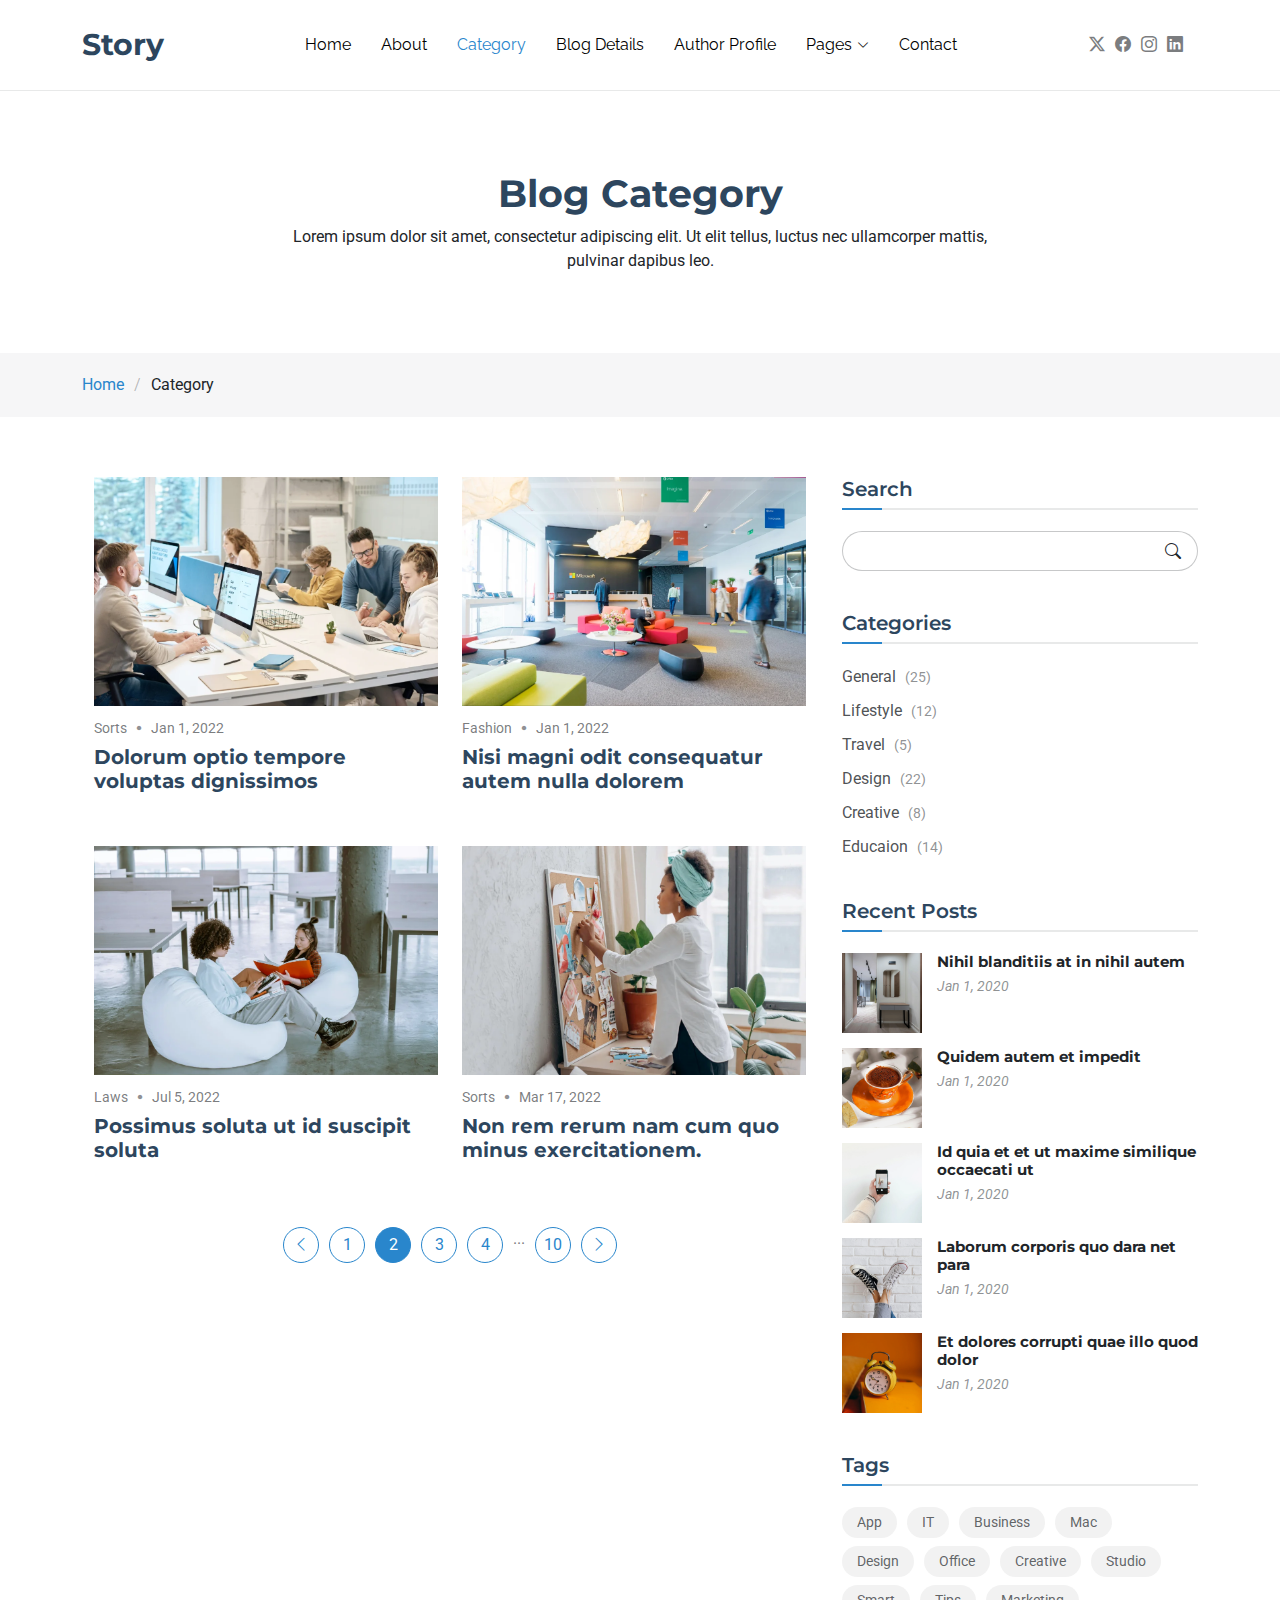
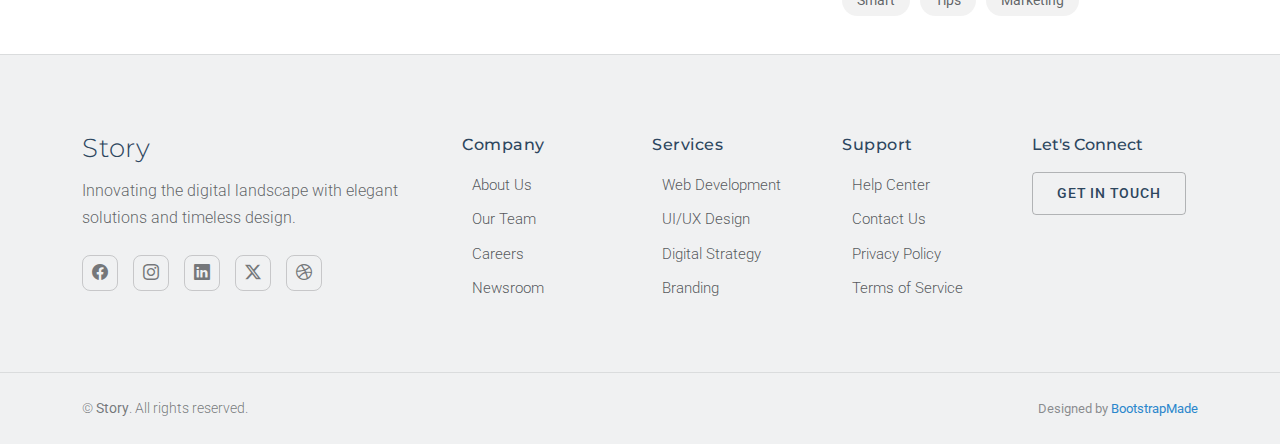
<file: category.html>
<!DOCTYPE html>
<html lang="en">

<head>
  <meta charset="utf-8">
  <meta content="width=device-width, initial-scale=1.0" name="viewport">
  <title>Category - Story Bootstrap Template</title>
  <meta name="description" content="">
  <meta name="keywords" content="">

  <!-- Favicons -->
  <link href="assets/img/favicon.png" rel="icon">
  <link href="assets/img/apple-touch-icon.png" rel="apple-touch-icon">

  <!-- Fonts -->
  <link href="https://fonts.googleapis.com" rel="preconnect">
  <link href="https://fonts.gstatic.com" rel="preconnect" crossorigin>
  <link href="https://fonts.googleapis.com/css2?family=Roboto:ital,wght@0,100;0,300;0,400;0,500;0,700;0,900;1,100;1,300;1,400;1,500;1,700;1,900&family=Montserrat:ital,wght@0,100;0,200;0,300;0,400;0,500;0,600;0,700;0,800;0,900;1,100;1,200;1,300;1,400;1,500;1,600;1,700;1,800;1,900&family=Raleway:ital,wght@0,100;0,200;0,300;0,400;0,500;0,600;0,700;0,800;0,900;1,100;1,200;1,300;1,400;1,500;1,600;1,700;1,800;1,900&display=swap" rel="stylesheet">

  <!-- Vendor CSS Files -->
  <link href="assets/vendor/bootstrap/css/bootstrap.min.css" rel="stylesheet">
  <link href="assets/vendor/bootstrap-icons/bootstrap-icons.css" rel="stylesheet">
  <link href="assets/vendor/aos/aos.css" rel="stylesheet">
  <link href="assets/vendor/swiper/swiper-bundle.min.css" rel="stylesheet">

  <!-- Main CSS File -->
  <link href="assets/css/main.css" rel="stylesheet">

  <!-- =======================================================
  * Template Name: Story
  * Template URL: https://bootstrapmade.com/story-bootstrap-blog-template/
  * Updated: Aug 11 2025 with Bootstrap v5.3.7
  * Author: BootstrapMade.com
  * License: https://bootstrapmade.com/license/
  ======================================================== -->
</head>

<body class="category-page">

  <header id="header" class="header d-flex align-items-center position-relative">
    <div class="container position-relative d-flex align-items-center justify-content-between">

      <a href="index.html" class="logo d-flex align-items-center me-auto me-xl-0">
        <!-- Uncomment the line below if you also wish to use an image logo -->
        <!-- <img src="assets/img/logo.webp" alt=""> -->
        <h1 class="sitename">Story</h1>
      </a>

      <nav id="navmenu" class="navmenu">
        <ul>
          <li><a href="index.html">Home</a></li>
          <li><a href="about.html">About</a></li>
          <li><a href="category.html" class="active">Category</a></li>
          <li><a href="blog-details.html">Blog Details</a></li>
          <li><a href="author-profile.html">Author Profile</a></li>
          <li class="dropdown"><a href="#"><span>Pages</span> <i class="bi bi-chevron-down toggle-dropdown"></i></a>
            <ul>
              <li><a href="about.html">About</a></li>
              <li><a href="category.html" class="active">Category</a></li>
              <li><a href="blog-details.html">Blog Details</a></li>
              <li><a href="author-profile.html">Author Profile</a></li>
              <li><a href="search-results.html">Search Results</a></li>
              <li><a href="404.html">404 Not Found Page</a></li>

              <li class="dropdown"><a href="#"><span>Deep Dropdown</span> <i class="bi bi-chevron-down toggle-dropdown"></i></a>
                <ul>
                  <li><a href="#">Deep Dropdown 1</a></li>
                  <li><a href="#">Deep Dropdown 2</a></li>
                  <li><a href="#">Deep Dropdown 3</a></li>
                  <li><a href="#">Deep Dropdown 4</a></li>
                  <li><a href="#">Deep Dropdown 5</a></li>
                </ul>
              </li>
            </ul>
          </li>
          <li><a href="contact.html">Contact</a></li>
        </ul>
        <i class="mobile-nav-toggle d-xl-none bi bi-list"></i>
      </nav>

      <div class="header-social-links">
        <a href="#" class="twitter"><i class="bi bi-twitter-x"></i></a>
        <a href="#" class="facebook"><i class="bi bi-facebook"></i></a>
        <a href="#" class="instagram"><i class="bi bi-instagram"></i></a>
        <a href="#" class="linkedin"><i class="bi bi-linkedin"></i></a>
      </div>

    </div>
  </header>

  <main class="main">

    <!-- Page Title -->
    <div class="page-title">
      <div class="heading">
        <div class="container">
          <div class="row d-flex justify-content-center text-center">
            <div class="col-lg-8">
              <h1 class="heading-title">Blog Category</h1>
              <p class="mb-0">Lorem ipsum dolor sit amet, consectetur adipiscing elit. Ut elit tellus, luctus nec ullamcorper mattis, pulvinar dapibus leo.</p>
            </div>
          </div>
        </div>
      </div>
      <nav class="breadcrumbs">
        <div class="container">
          <ol>
            <li><a href="index.html">Home</a></li>
            <li class="current">Category</li>
          </ol>
        </div>
      </nav>
    </div><!-- End Page Title -->

    <div class="container">
      <div class="row">

        <div class="col-lg-8">

          <!-- Category Postst Section -->
          <section id="category-postst" class="category-postst section">

            <div class="container" data-aos="fade-up" data-aos-delay="100">

              <div class="row gy-5">

                <div class="col-lg-6">
                  <article>

                    <div class="post-img">
                      <img src="assets/img/blog/blog-post-1.webp" alt="" class="img-fluid">
                    </div>

                    <div class="meta-top">
                      <ul>
                        <li class="d-flex align-items-center"><a href="blog-details.html">Sorts</a></li>
                        <li class="d-flex align-items-center"><i class="bi bi-dot"></i> <a href="blog-details.html"><time datetime="2022-01-01">Jan 1, 2022</time></a></li>
                      </ul>
                    </div>

                    <h2 class="title">
                      <a href="blog-details.html">Dolorum optio tempore voluptas dignissimos</a>
                    </h2>

                  </article>
                </div><!-- End post list item -->

                <div class="col-lg-6">

                  <article>

                    <div class="post-img">
                      <img src="assets/img/blog/blog-post-2.webp" alt="" class="img-fluid">
                    </div>

                    <div class="meta-top">
                      <ul>
                        <li class="d-flex align-items-center"><a href="blog-details.html">Fashion</a></li>
                        <li class="d-flex align-items-center"><i class="bi bi-dot"></i> <a href="blog-details.html"><time datetime="2022-01-01">Jan 1, 2022</time></a></li>
                      </ul>
                    </div>

                    <h2 class="title">
                      <a href="blog-details.html">Nisi magni odit consequatur autem nulla dolorem</a>
                    </h2>

                  </article>

                </div><!-- End post list item -->

                <div class="col-lg-6">

                  <article>

                    <div class="post-img">
                      <img src="assets/img/blog/blog-post-3.webp" alt="" class="img-fluid">
                    </div>

                    <div class="meta-top">
                      <ul>
                        <li class="d-flex align-items-center"><a href="blog-details.html">Laws</a></li>
                        <li class="d-flex align-items-center"><i class="bi bi-dot"></i> <a href="blog-details.html"><time datetime="2022-01-01">Jul 5, 2022</time></a></li>
                      </ul>
                    </div>

                    <h2 class="title">
                      <a href="blog-details.html">Possimus soluta ut id suscipit soluta</a>
                    </h2>

                  </article>

                </div><!-- End post list item -->

                <div class="col-lg-6">

                  <article>

                    <div class="post-img">
                      <img src="assets/img/blog/blog-post-4.webp" alt="" class="img-fluid">
                    </div>

                    <div class="meta-top">
                      <ul>
                        <li class="d-flex align-items-center"><a href="blog-details.html">Sorts</a></li>
                        <li class="d-flex align-items-center"><i class="bi bi-dot"></i> <a href="blog-details.html"><time datetime="2022-01-01">Mar 17, 2022</time></a></li>
                      </ul>
                    </div>

                    <h2 class="title">
                      <a href="blog-details.html">Non rem rerum nam cum quo minus exercitationem.</a>
                    </h2>

                  </article>

                </div><!-- End post list item -->

              </div><!-- End blog posts list -->

            </div>

          </section><!-- /Category Postst Section -->

          <!-- Pagination 2 Section -->
          <section id="pagination-2" class="pagination-2 section">

            <div class="container">
              <div class="d-flex justify-content-center">
                <ul>
                  <li><a href="#"><i class="bi bi-chevron-left"></i></a></li>
                  <li><a href="#">1</a></li>
                  <li><a href="#" class="active">2</a></li>
                  <li><a href="#">3</a></li>
                  <li><a href="#">4</a></li>
                  <li>...</li>
                  <li><a href="#">10</a></li>
                  <li><a href="#"><i class="bi bi-chevron-right"></i></a></li>
                </ul>
              </div>
            </div>

          </section><!-- /Pagination 2 Section -->

        </div>

        <div class="col-lg-4 sidebar">

          <div class="widgets-container">

            <!-- Search Widget -->
            <div class="search-widget widget-item">

              <h3 class="widget-title">Search</h3>
              <form action="">
                <input type="text">
                <button type="submit" title="Search"><i class="bi bi-search"></i></button>
              </form>

            </div><!--/Search Widget -->

            <!-- Categories Widget -->
            <div class="categories-widget widget-item">

              <h3 class="widget-title">Categories</h3>
              <ul class="mt-3">
                <li><a href="#">General <span>(25)</span></a></li>
                <li><a href="#">Lifestyle <span>(12)</span></a></li>
                <li><a href="#">Travel <span>(5)</span></a></li>
                <li><a href="#">Design <span>(22)</span></a></li>
                <li><a href="#">Creative <span>(8)</span></a></li>
                <li><a href="#">Educaion <span>(14)</span></a></li>
              </ul>

            </div><!--/Categories Widget -->

            <!-- Recent Posts Widget -->
            <div class="recent-posts-widget widget-item">

              <h3 class="widget-title">Recent Posts</h3>

              <div class="post-item">
                <img src="assets/img/blog/blog-post-square-1.webp" alt="" class="flex-shrink-0">
                <div>
                  <h4><a href="blog-details.html">Nihil blanditiis at in nihil autem</a></h4>
                  <time datetime="2020-01-01">Jan 1, 2020</time>
                </div>
              </div><!-- End recent post item-->

              <div class="post-item">
                <img src="assets/img/blog/blog-post-square-2.webp" alt="" class="flex-shrink-0">
                <div>
                  <h4><a href="blog-details.html">Quidem autem et impedit</a></h4>
                  <time datetime="2020-01-01">Jan 1, 2020</time>
                </div>
              </div><!-- End recent post item-->

              <div class="post-item">
                <img src="assets/img/blog/blog-post-square-3.webp" alt="" class="flex-shrink-0">
                <div>
                  <h4><a href="blog-details.html">Id quia et et ut maxime similique occaecati ut</a></h4>
                  <time datetime="2020-01-01">Jan 1, 2020</time>
                </div>
              </div><!-- End recent post item-->

              <div class="post-item">
                <img src="assets/img/blog/blog-post-square-4.webp" alt="" class="flex-shrink-0">
                <div>
                  <h4><a href="blog-details.html">Laborum corporis quo dara net para</a></h4>
                  <time datetime="2020-01-01">Jan 1, 2020</time>
                </div>
              </div><!-- End recent post item-->

              <div class="post-item">
                <img src="assets/img/blog/blog-post-square-5.webp" alt="" class="flex-shrink-0">
                <div>
                  <h4><a href="blog-details.html">Et dolores corrupti quae illo quod dolor</a></h4>
                  <time datetime="2020-01-01">Jan 1, 2020</time>
                </div>
              </div><!-- End recent post item-->

            </div><!--/Recent Posts Widget -->

            <!-- Tags Widget -->
            <div class="tags-widget widget-item">

              <h3 class="widget-title">Tags</h3>
              <ul>
                <li><a href="#">App</a></li>
                <li><a href="#">IT</a></li>
                <li><a href="#">Business</a></li>
                <li><a href="#">Mac</a></li>
                <li><a href="#">Design</a></li>
                <li><a href="#">Office</a></li>
                <li><a href="#">Creative</a></li>
                <li><a href="#">Studio</a></li>
                <li><a href="#">Smart</a></li>
                <li><a href="#">Tips</a></li>
                <li><a href="#">Marketing</a></li>
              </ul>

            </div><!--/Tags Widget -->

          </div>

        </div>

      </div>
    </div>

  </main>

  <footer id="footer" class="footer position-relative light-background">

    <div class="container">
      <div class="row gy-5">

        <div class="col-lg-4">
          <div class="footer-brand">
            <a href="index.html" class="logo d-flex align-items-center mb-3">
              <span class="sitename">Story</span>
            </a>
            <p class="tagline">Innovating the digital landscape with elegant solutions and timeless design.</p>

            <div class="social-links mt-4">
              <a href="#" aria-label="Facebook"><i class="bi bi-facebook"></i></a>
              <a href="#" aria-label="Instagram"><i class="bi bi-instagram"></i></a>
              <a href="#" aria-label="LinkedIn"><i class="bi bi-linkedin"></i></a>
              <a href="#" aria-label="Twitter"><i class="bi bi-twitter-x"></i></a>
              <a href="#" aria-label="Dribbble"><i class="bi bi-dribbble"></i></a>
            </div>
          </div>
        </div>

        <div class="col-lg-6">
          <div class="footer-links-grid">
            <div class="row">
              <div class="col-6 col-md-4">
                <h5>Company</h5>
                <ul class="list-unstyled">
                  <li><a href="#">About Us</a></li>
                  <li><a href="#">Our Team</a></li>
                  <li><a href="#">Careers</a></li>
                  <li><a href="#">Newsroom</a></li>
                </ul>
              </div>
              <div class="col-6 col-md-4">
                <h5>Services</h5>
                <ul class="list-unstyled">
                  <li><a href="#">Web Development</a></li>
                  <li><a href="#">UI/UX Design</a></li>
                  <li><a href="#">Digital Strategy</a></li>
                  <li><a href="#">Branding</a></li>
                </ul>
              </div>
              <div class="col-6 col-md-4">
                <h5>Support</h5>
                <ul class="list-unstyled">
                  <li><a href="#">Help Center</a></li>
                  <li><a href="#">Contact Us</a></li>
                  <li><a href="#">Privacy Policy</a></li>
                  <li><a href="#">Terms of Service</a></li>
                </ul>
              </div>
            </div>
          </div>
        </div>

        <div class="col-lg-2">
          <div class="footer-cta">
            <h5>Let's Connect</h5>
            <a href="contact.html" class="btn btn-outline">Get in Touch</a>
          </div>
        </div>

      </div>
    </div>

    <div class="footer-bottom">
      <div class="container">
        <div class="row">
          <div class="col-12">
            <div class="footer-bottom-content">
              <p class="mb-0">© <strong>Story</strong>. All rights reserved.</p>
              <div class="credits">
                <!-- All the links in the footer should remain intact. -->
                <!-- You can delete the links only if you've purchased the pro version. -->
                <!-- Licensing information: https://bootstrapmade.com/license/ -->
                <!-- Purchase the pro version with working PHP/AJAX contact form: [buy-url] -->
                Designed by <a href="https://bootstrapmade.com/">BootstrapMade</a>
              </div>
            </div>
          </div>
        </div>
      </div>
    </div>

  </footer>

  <!-- Scroll Top -->
  <a href="#" id="scroll-top" class="scroll-top d-flex align-items-center justify-content-center"><i class="bi bi-arrow-up-short"></i></a>

  <!-- Preloader -->
  <div id="preloader"></div>

  <!-- Vendor JS Files -->
  <script src="assets/vendor/bootstrap/js/bootstrap.bundle.min.js"></script>
  <script src="assets/vendor/php-email-form/validate.js"></script>
  <script src="assets/vendor/aos/aos.js"></script>
  <script src="assets/vendor/swiper/swiper-bundle.min.js"></script>
  <script src="assets/vendor/purecounter/purecounter_vanilla.js"></script>

  <!-- Main JS File -->
  <script src="assets/js/main.js"></script>

</body>

</html>
</file>
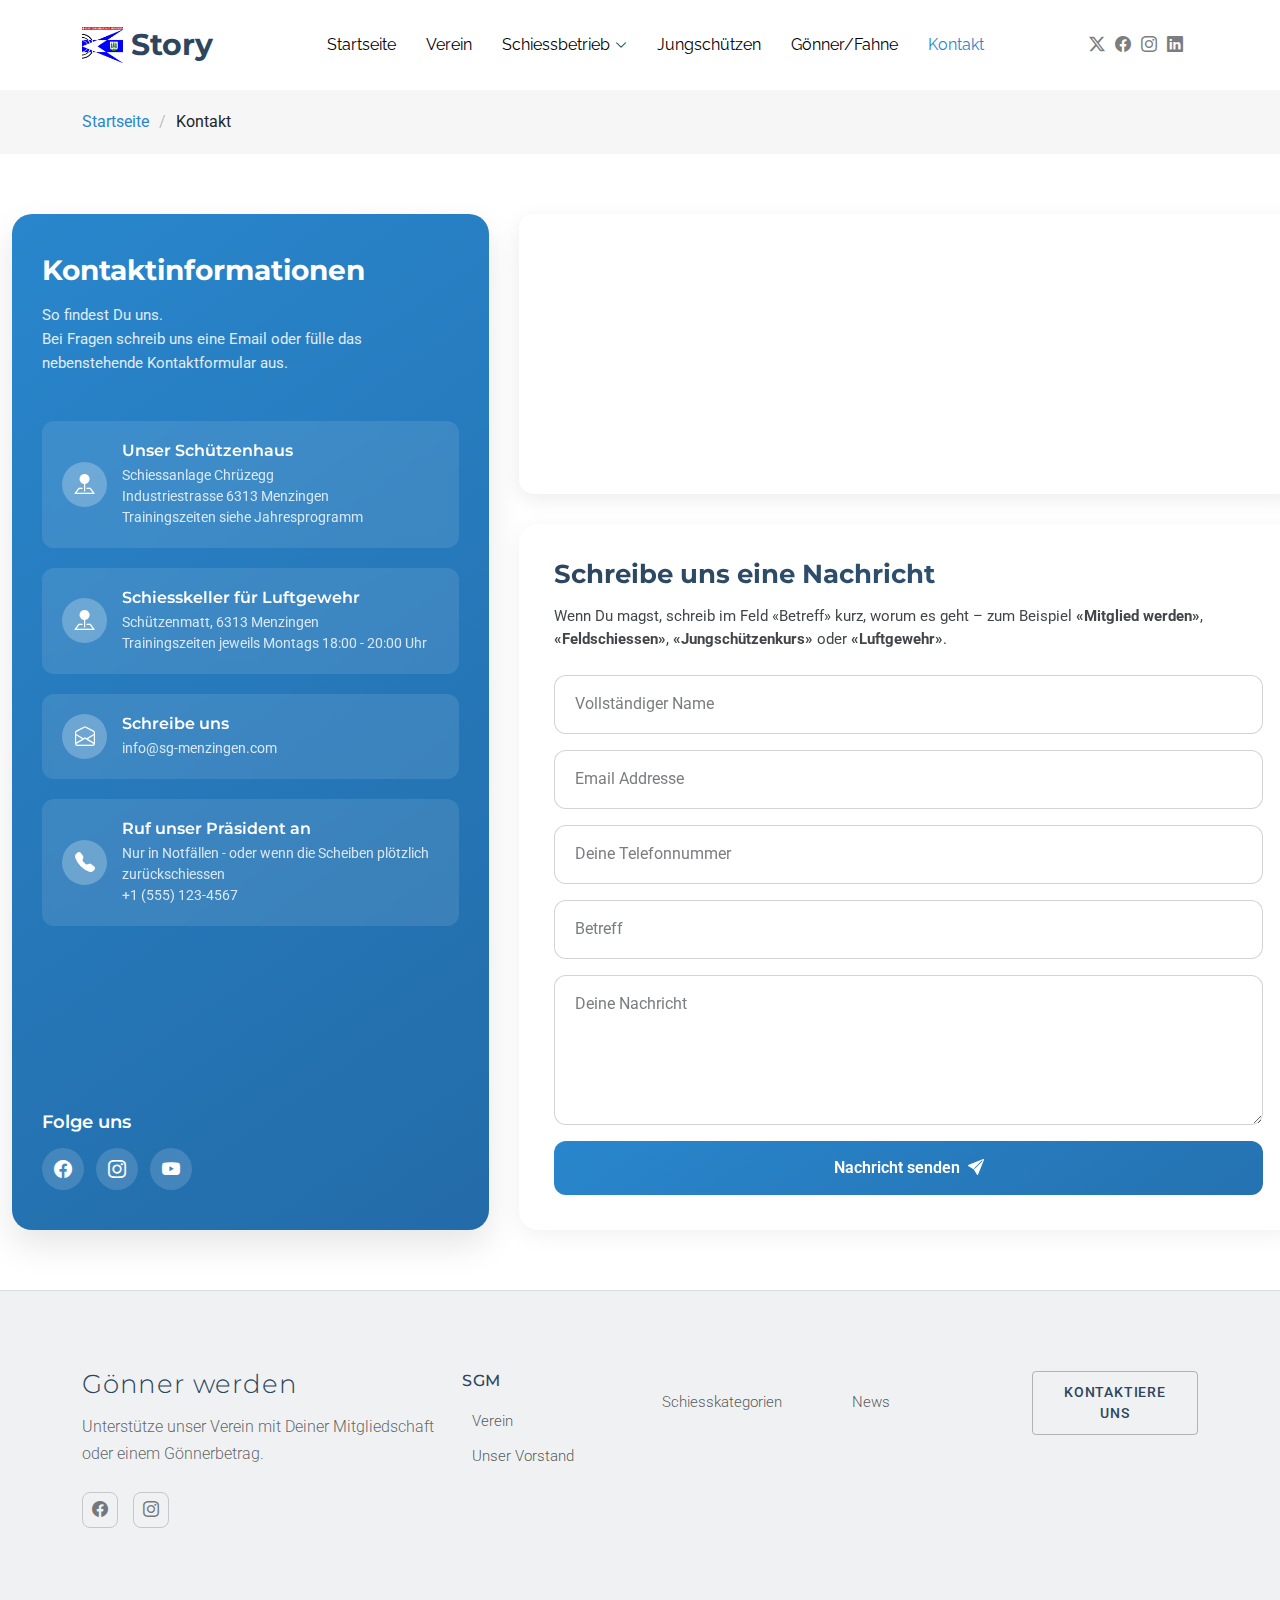
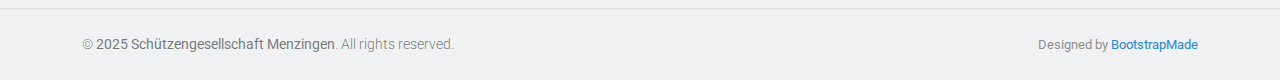
<file: contact.html>
<!DOCTYPE html>
<html lang="en">

<head>
  <meta charset="utf-8">
  <meta content="width=device-width, initial-scale=1.0" name="viewport">
  <title>Contact - Story Bootstrap Template</title>
  <meta name="description" content="">
  <meta name="keywords" content="">

  <!-- Favicons -->
  <link href="assets/img/favicon.png" rel="icon">
  <link href="assets/img/apple-touch-icon.png" rel="apple-touch-icon">

  <!-- Fonts -->
  <link href="https://fonts.googleapis.com" rel="preconnect">
  <link href="https://fonts.gstatic.com" rel="preconnect" crossorigin>
  <link href="https://fonts.googleapis.com/css2?family=Roboto:ital,wght@0,100;0,300;0,400;0,500;0,700;0,900;1,100;1,300;1,400;1,500;1,700;1,900&family=Montserrat:ital,wght@0,100;0,200;0,300;0,400;0,500;0,600;0,700;0,800;0,900;1,100;1,200;1,300;1,400;1,500;1,600;1,700;1,800;1,900&family=Raleway:ital,wght@0,100;0,200;0,300;0,400;0,500;0,600;0,700;0,800;0,900;1,100;1,200;1,300;1,400;1,500;1,600;1,700;1,800;1,900&display=swap" rel="stylesheet">

  <!-- Vendor CSS Files -->
  <link href="assets/vendor/bootstrap/css/bootstrap.min.css" rel="stylesheet">
  <link href="assets/vendor/bootstrap-icons/bootstrap-icons.css" rel="stylesheet">
  <link href="assets/vendor/aos/aos.css" rel="stylesheet">
  <link href="assets/vendor/swiper/swiper-bundle.min.css" rel="stylesheet">

  <!-- Main CSS File -->
  <link href="assets/css/main.css" rel="stylesheet">

  <!-- =======================================================
  * Template Name: Story
  * Template URL: https://bootstrapmade.com/story-bootstrap-blog-template/
  * Updated: Aug 11 2025 with Bootstrap v5.3.7
  * Author: BootstrapMade.com
  * License: https://bootstrapmade.com/license/
  ======================================================== -->
</head>

<body class="contact-page">

  <header id="header" class="header d-flex align-items-center position-relative">
    <div class="container position-relative d-flex align-items-center justify-content-between">

      <a href="index.html" class="logo d-flex align-items-center me-auto me-xl-0">
        <!-- Uncomment the line below if you also wish to use an image logo -->
        <img src="assets/img/logo-sgm.jpg" alt=""> 
        <h1 class="sitename">Story</h1>
      </a>

      <nav id="navmenu" class="navmenu">
        <ul>
          <li><a href="index.html">Startseite</a></li>
          <li><a href="about.html">Verein</a></li>
          <li class="dropdown"><a href="#"><span>Schiessbetrieb</span> <i class="bi bi-chevron-down toggle-dropdown"></i></a>
            <ul>
              <li><a href="about.html">Waffen</a></li>
              <li><a href="category.html">Obligatorisches Schiessen (OP)</a></li>
              <li><a href="blog-details.html">Feldschiessen (FS)</a></li>
              <li><a href="author-profile.html">Trainingszeiten</a></li>
              <li><a href="search-results.html">Jahresprogramm</a></li>
            </ul>
          </li>
          <li><a href="blog-details.html">Jungschützen</a></li>
          <li><a href="author-profile.html">Gönner/Fahne</a></li>          
          <li><a href="contact.html" class="active">Kontakt</a></li>
        </ul>
        <i class="mobile-nav-toggle d-xl-none bi bi-list"></i>
      </nav>

      <div class="header-social-links">
        <a href="#" class="twitter"><i class="bi bi-twitter-x"></i></a>
        <a href="#" class="facebook"><i class="bi bi-facebook"></i></a>
        <a href="#" class="instagram"><i class="bi bi-instagram"></i></a>
        <a href="#" class="linkedin"><i class="bi bi-linkedin"></i></a>
      </div>

    </div>
  </header>

  <main class="main">

    <!-- Page Title -->
    <div class="page-title">
      <nav class="breadcrumbs">
        <div class="container">
          <ol>
            <li><a href="index.html">Startseite</a></li>
            <li class="current">Kontakt</li>
          </ol>
        </div>
      </nav>
    </div><!-- End Page Title -->

    <!-- Contact Section -->
    <section id="contact" class="contact section">

      <div class="container">
        <div class="contact-wrapper">
          <div class="contact-info-panel">
            <div class="contact-info-header">
              <h3>Kontaktinformationen</h3>
              <p>So findest Du uns. <br>Bei Fragen schreib uns eine Email oder fülle das nebenstehende Kontaktformular aus.</p>
            </div>

            <div class="contact-info-cards">
              <div class="info-card">
                <div class="icon-container">
                  <i class="bi bi-pin-map-fill"></i>
                </div>
                <div class="card-content">
                  <h4>Unser Schützenhaus</h4>
                  <p>Schiessanlage Chrüzegg</p>
                  <p>Industriestrasse 6313 Menzingen</p>
                  <p>Trainingszeiten siehe Jahresprogramm</p>
                </div>
              </div>

              <div class="info-card">
                <div class="icon-container">
                  <i class="bi bi-pin-map-fill"></i>
                </div>
                <div class="card-content">
                  <h4>Schiesskeller für Luftgewehr</h4>
                  <p>Schützenmatt, 6313 Menzingen</p>
                  <p>Trainingszeiten jeweils Montags 18:00 - 20:00 Uhr</p>
                </div>
              </div>

              <div class="info-card">
                <div class="icon-container">
                  <i class="bi bi-envelope-open"></i>
                </div>
                <div class="card-content">
                  <h4>Schreibe uns</h4>
                  <p>info@sg-menzingen.com</p>
                </div>
              </div>

              <div class="info-card">
                <div class="icon-container">
                  <i class="bi bi-telephone-fill"></i>
                </div>
                <div class="card-content">
                  <h4>Ruf unser Präsident an</h4>
                  <p>Nur in Notfällen - oder wenn die Scheiben plötzlich zurückschiessen</p>
                  <p>+1 (555) 123-4567</p>
                </div>
              </div>

            </div>

            <div class="social-links-panel">
              <h5>Folge uns</h5>
              <div class="social-icons">
                <a href="#"><i class="bi bi-facebook"></i></a>
                <a href="#"><i class="bi bi-instagram"></i></a>
                <a href="#"><i class="bi bi-youtube"></i></a>
              </div>
            </div>
          </div>

          <div class="contact-form-panel">
            <div class="map-container">
              <iframe src="https://www.google.com/maps/embed?pb=!1m18!1m12!1m3!1d2818.1507753775227!2d8.603904300000002!3d47.173417699999995!2m3!1f0!2f0!3f0!3m2!1i1024!2i768!4f13.1!3m3!1m2!1s0x479aac5d643ea2b7%3A0xd24464913f79217e!2sSchiessanlage%20Chr%C3%BCzegg!5e1!3m2!1sde!2sch!4v1763785141054!5m2!1sde!2sch" width="100%" height="100%" style="border:0;" allowfullscreen="" loading="lazy" referrerpolicy="no-referrer-when-downgrade"></iframe>
            </div>
            <div class="form-container">
              <h3>Schreibe uns eine Nachricht</h3>
              <p>Wenn Du magst, schreib im Feld «Betreff» kurz, worum es geht – zum Beispiel <strong>«Mitglied werden»</strong>, <strong>«Feldschiessen»</strong>, <strong>«Jungschützenkurs»</strong> oder <strong>«Luftgewehr»</strong>.</p>
              <form action="forms/contact.php" method="post" class="php-email-form">
                <div class="form-floating mb-3">
                  <input type="text" class="form-control" id="nameInput" name="name" placeholder="Full Name" required="">
                  <label for="nameInput">Vollständiger Name</label>
                </div>

                <div class="form-floating mb-3">
                  <input type="email" class="form-control" id="emailInput" name="email" placeholder="Email Address" required="">
                  <label for="emailInput">Email Addresse</label>
                </div>

                <div class="form-floating mb-3">
                  <input type="tel" class="form-control" id="telInput" name="tel" placeholder="Telefon" required="">
                  <label for="emailInput">Deine Telefonnummer</label>
                </div>

                <div class="form-floating mb-3">
                  <input type="text" class="form-control" id="subjectInput" name="subject" placeholder="Subject" required="">
                  <label for="subjectInput">Betreff</label>
                </div>

                <div class="form-floating mb-3">
                  <textarea class="form-control" id="messageInput" name="message" rows="5" placeholder="Your Message" style="height: 150px" required=""></textarea>
                  <label for="messageInput">Deine Nachricht</label>
                </div>

                <div class="my-3">
                  <div class="loading">Laden</div>
                  <div class="error-message"></div>
                  <div class="sent-message">Deine Nachricht wurde versendet. Besten Dank. Wir melden uns in Kürze bei Dir.</div>
                </div>

                <div class="d-grid">
                  <button type="submit" class="btn-submit">Nachricht senden<i class="bi bi-send-fill ms-2"></i></button>
                </div>
              </form>
            </div>
          </div>
        </div>
      </div>
    </section><!-- /Contact Section -->

  </main>

  <footer id="footer" class="footer position-relative light-background">

    <div class="container">
      <div class="row gy-5">

        <div class="col-lg-4">
          <div class="footer-brand">
            <a href="index.html" class="logo d-flex align-items-center mb-3">
              <span class="sitename">Gönner werden</span>
            </a>
            <p class="tagline">Unterstütze unser Verein mit Deiner Mitgliedschaft oder einem Gönnerbetrag.</p>

            <div class="social-links mt-4">
              <a href="#" aria-label="Facebook"><i class="bi bi-facebook"></i></a>
              <a href="#" aria-label="Instagram"><i class="bi bi-instagram"></i></a>
            </div>
          </div>
        </div>

        <div class="col-lg-6">
          <div class="footer-links-grid">
            <div class="row">
              <div class="col-6 col-md-4">
                <h5>SGM</h5>
                <ul class="list-unstyled">
                  <li><a href="#">Verein</a></li>
                  <li><a href="#">Unser Vorstand</a></li>
                  <li><a href="#"></a></li>
                  <li><a href="#"></a></li>
                </ul>
              </div>
              <div class="col-6 col-md-4">
                <h5> </h5>
                <ul class="list-unstyled">
                  <li><a href="#">Schiesskategorien</a></li>
                  <li><a href="#"></a></li>
                  <li><a href="#"></a></li>
                  <li><a href="#"></a></li>
                </ul>
              </div>
               <div class="col-6 col-md-4">
                <h5> </h5>
                <ul class="list-unstyled">
                  <li><a href="#">News</a></li>
                </ul>
              </div>
            </div>
          </div>
        </div>

        <div class="col-lg-2">
          <div class="footer-cta">
            <a href="contact.html" class="btn btn-outline">Kontaktiere uns</a>
          </div>
        </div>

      </div>
    </div>

    <div class="footer-bottom">
      <div class="container">
        <div class="row">
          <div class="col-12">
            <div class="footer-bottom-content">
              <p class="mb-0">© <strong>2025 Schützengesellschaft Menzingen</strong>. All rights reserved.</p>
              <div class="credits">
                <!-- All the links in the footer should remain intact. -->
                <!-- You can delete the links only if you've purchased the pro version. -->
                <!-- Licensing information: https://bootstrapmade.com/license/ -->
                <!-- Purchase the pro version with working PHP/AJAX contact form: [buy-url] -->
                Designed by <a href="https://bootstrapmade.com/">BootstrapMade</a>
              </div>
            </div>
          </div>
        </div>
      </div>
    </div>

  </footer>

  <!-- Scroll Top -->
  <a href="#" id="scroll-top" class="scroll-top d-flex align-items-center justify-content-center"><i class="bi bi-arrow-up-short"></i></a>

  <!-- Preloader -->
  <div id="preloader"></div>

  <!-- Vendor JS Files -->
  <script src="assets/vendor/bootstrap/js/bootstrap.bundle.min.js"></script>
  <script src="assets/vendor/php-email-form/validate.js"></script>
  <script src="assets/vendor/aos/aos.js"></script>
  <script src="assets/vendor/swiper/swiper-bundle.min.js"></script>
  <script src="assets/vendor/purecounter/purecounter_vanilla.js"></script>

  <!-- Main JS File -->
  <script src="assets/js/main.js"></script>

</body>

</html>
</file>
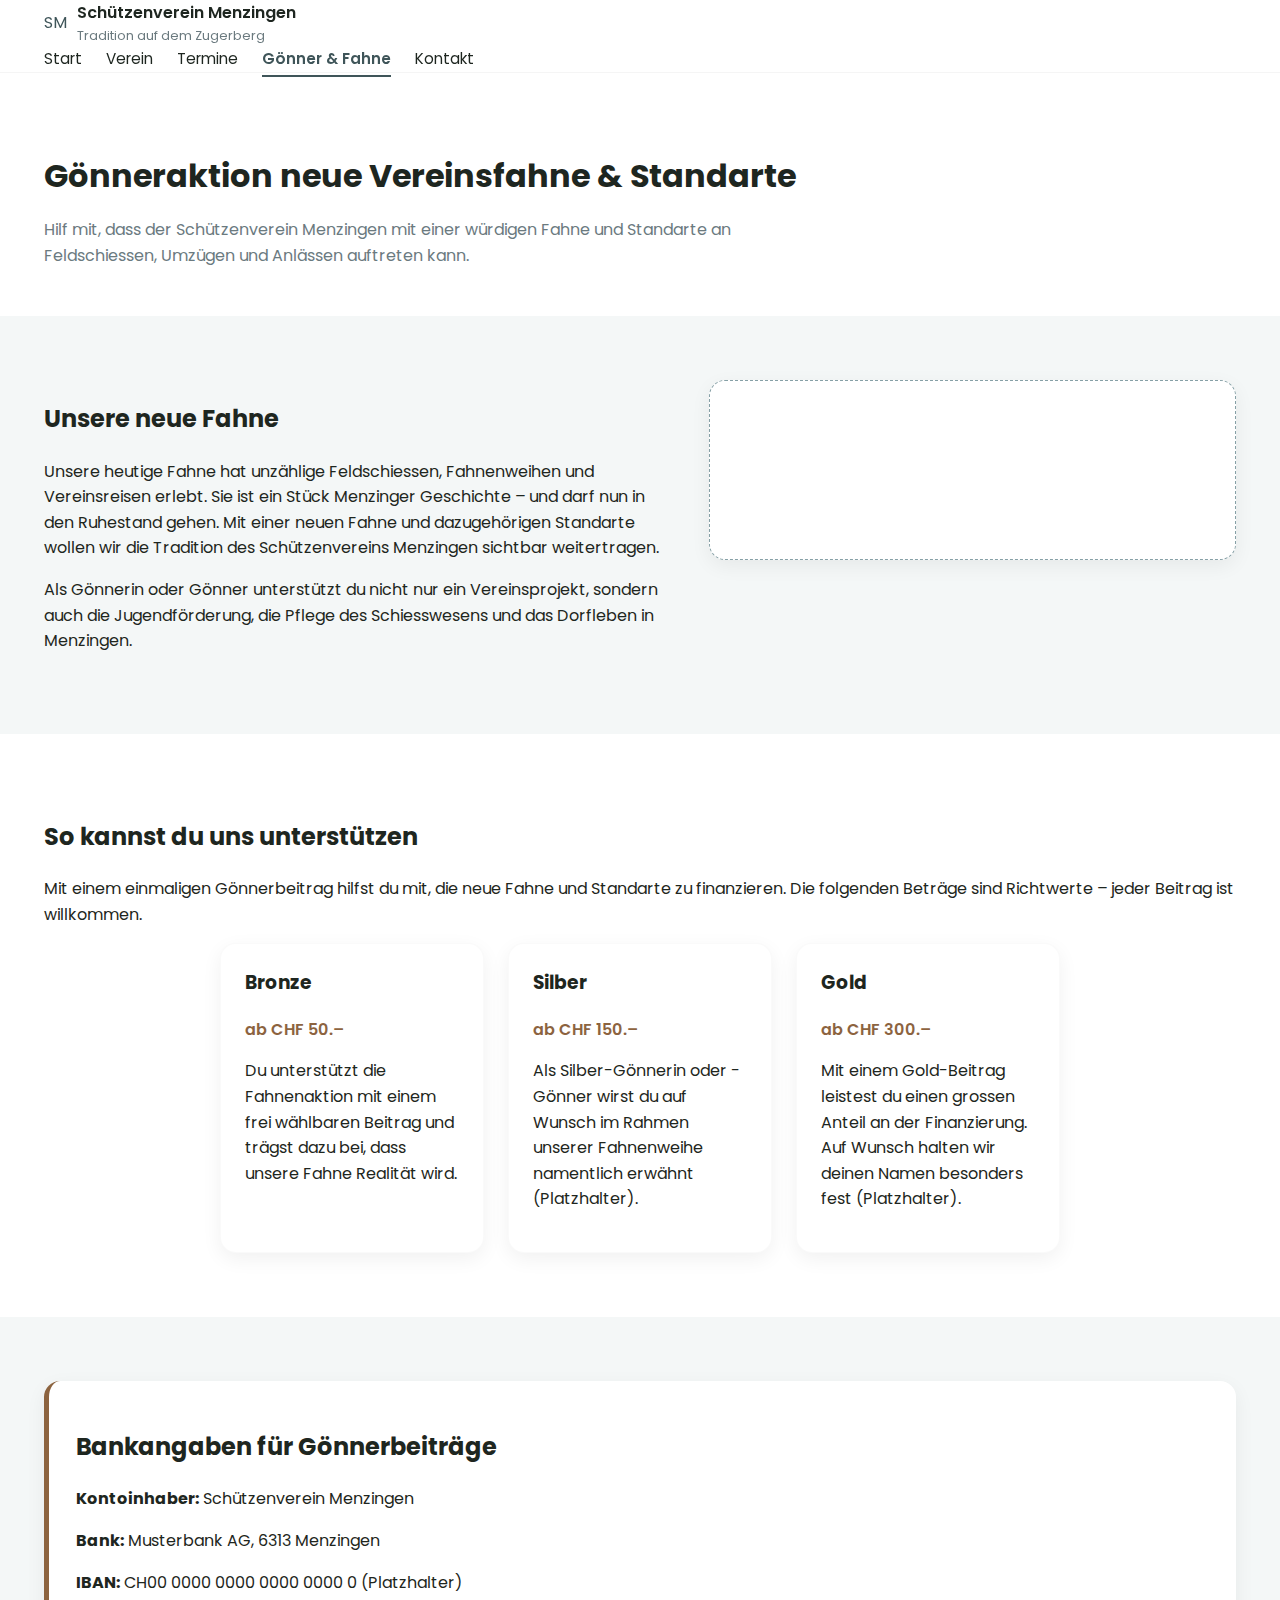
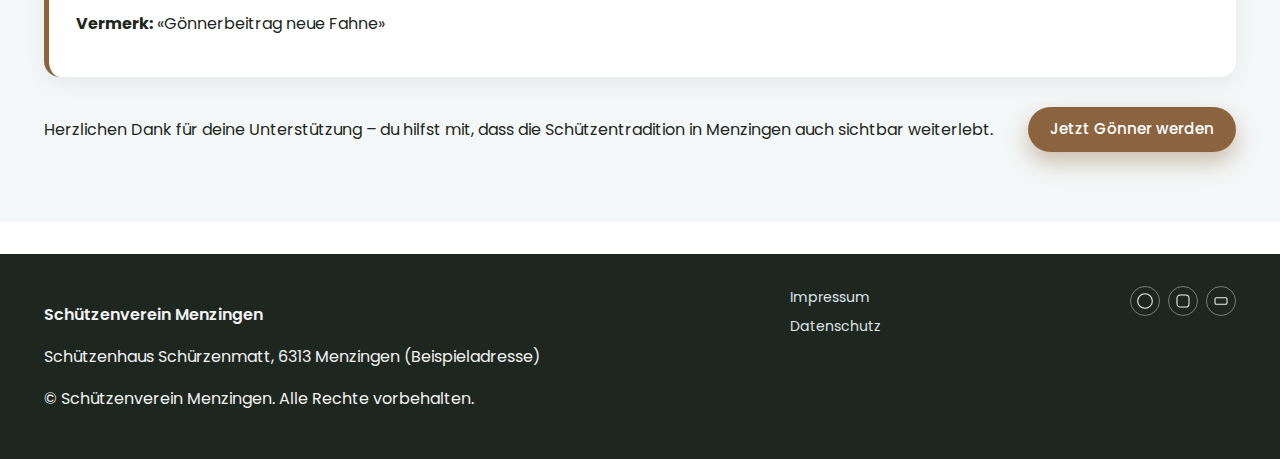
<file: goenner.html>
<!DOCTYPE html>
<html lang="de-CH">
<head>
  <meta charset="UTF-8">
  <title>Schützenverein Menzingen – Gönner &amp; neue Fahne</title>
  <meta name="viewport" content="width=device-width, initial-scale=1.0">
  <meta name="description" content="Unterstütze den Schützenverein Menzingen als Gönner bei der Finanzierung der neuen Vereinsfahne und Standarte.">
  <link rel="preconnect" href="https://fonts.googleapis.com">
  <link rel="preconnect" href="https://fonts.gstatic.com" crossorigin>
  <link href="https://fonts.googleapis.com/css2?family=Poppins:wght@300;400;500;600;700&display=swap" rel="stylesheet">

  <link rel="stylesheet" href="assets/css/styles.css">
  <script src="assets/js/main.js" defer></script>
</head>
<body>
  <header class="site-header">
    <div class="container header-inner">
      <a href="index.html" class="logo" aria-label="Zur Startseite">
        <div class="logo-mark" aria-hidden="true">SM</div>
        <div class="logo-text">
          <span class="logo-title">Schützenverein Menzingen</span>
          <span class="logo-subtitle">Tradition auf dem Zugerberg</span>
        </div>
      </a>

      <button class="nav-toggle js-nav-toggle" aria-label="Navigation ein- und ausklappen" aria-expanded="false" aria-controls="main-navigation">
        <span class="nav-toggle-line"></span>
        <span class="nav-toggle-line"></span>
        <span class="nav-toggle-line"></span>
      </button>

      <nav id="main-navigation" class="main-nav">
        <ul class="nav-list">
          <li><a href="index.html" class="nav-link">Start</a></li>
          <li><a href="verein.html" class="nav-link">Verein</a></li>
          <li><a href="termine.html" class="nav-link">Termine</a></li>
          <li><a href="goenner.html" class="nav-link nav-link--active">Gönner &amp; Fahne</a></li>
          <li><a href="kontakt.html" class="nav-link">Kontakt</a></li>
        </ul>
      </nav>
    </div>
  </header>

  <main class="site-main">
    <!-- Einleitung -->
    <section class="page-hero">
      <div class="container">
        <h1>Gönneraktion neue Vereinsfahne &amp; Standarte</h1>
        <p>Hilf mit, dass der Schützenverein Menzingen mit einer würdigen Fahne und Standarte an Feldschiessen, Umzügen und Anlässen auftreten kann.</p>
      </div>
    </section>

    <!-- Fahnen-Bildplatzhalter -->
    <section class="section section--alt">
      <div class="container two-column">
        <div>
          <h2>Unsere neue Fahne</h2>
          <p>
            Unsere heutige Fahne hat unzählige Feldschiessen, Fahnenweihen und Vereinsreisen erlebt. Sie ist ein Stück Menzinger Geschichte –
            und darf nun in den Ruhestand gehen. Mit einer neuen Fahne und dazugehörigen Standarte wollen wir die Tradition des Schützenvereins
            Menzingen sichtbar weitertragen.
          </p>
          <p>
            Als Gönnerin oder Gönner unterstützt du nicht nur ein Vereinsprojekt, sondern auch die Jugendförderung, die Pflege des Schiesswesens
            und das Dorfleben in Menzingen.
          </p>
        </div>
        <div>
          <div class="image-placeholder image-placeholder--flag" role="img" aria-label="Schweizer Fahne im Wind">
            <!-- Beispielbild Schweizerfahne -->
            <!--
            <img src="assets/img/schweizerfahne.jpg" alt="Schweizer Fahne im Wind vor blauem Himmel" style="width:100%;height:100%;object-fit:cover;border-radius:inherit;">
            -->
          </div>
        </div>
      </div>
    </section>

    <!-- So können Sie uns unterstützen -->
    <section class="section" aria-labelledby="unterstuetzung-heading">
      <div class="container">
        <h2 id="unterstuetzung-heading">So kannst du uns unterstützen</h2>
        <p>
          Mit einem einmaligen Gönnerbeitrag hilfst du mit, die neue Fahne und Standarte zu finanzieren. Die folgenden Beträge sind Richtwerte – jeder Beitrag ist willkommen.
        </p>

        <div class="card-grid card-grid--narrow">
          <!-- Bronze -->
          <article class="card">
            <h3>Bronze</h3>
            <p class="goenner-amount">ab CHF 50.–</p>
            <p>Du unterstützt die Fahnenaktion mit einem frei wählbaren Beitrag und trägst dazu bei, dass unsere Fahne Realität wird.</p>
          </article>

          <!-- Silber -->
          <article class="card">
            <h3>Silber</h3>
            <p class="goenner-amount">ab CHF 150.–</p>
            <p>Als Silber-Gönnerin oder -Gönner wirst du auf Wunsch im Rahmen unserer Fahnenweihe namentlich erwähnt (Platzhalter).</p>
          </article>

          <!-- Gold -->
          <article class="card">
            <h3>Gold</h3>
            <p class="goenner-amount">ab CHF 300.–</p>
            <p>Mit einem Gold-Beitrag leistest du einen grossen Anteil an der Finanzierung. Auf Wunsch halten wir deinen Namen besonders fest (Platzhalter).</p>
          </article>
        </div>
      </div>
    </section>

    <!-- Bankangaben -->
    <section class="section section--alt">
      <div class="container">
        <div id="bankdaten" class="bank-card">
          <h2>Bankangaben für Gönnerbeiträge</h2>
          <!-- Platzhalter-Daten -->
          <p><strong>Kontoinhaber:</strong> Schützenverein Menzingen</p>
          <p><strong>Bank:</strong> Musterbank AG, 6313 Menzingen</p>
          <p><strong>IBAN:</strong> CH00 0000 0000 0000 0000 0 (Platzhalter)</p>
          <p><strong>Vermerk:</strong> «Gönnerbeitrag neue Fahne»</p>
        </div>

        <div class="goenner-cta">
          <p>Herzlichen Dank für deine Unterstützung – du hilfst mit, dass die Schützentradition in Menzingen auch sichtbar weiterlebt.</p>
          <a href="#bankdaten" class="btn btn--cta">Jetzt Gönner werden</a>
        </div>
      </div>
    </section>
  </main>

  <footer class="site-footer">
    <div class="container footer-inner">
      <div class="footer-info">
        <p class="footer-title">Schützenverein Menzingen</p>
        <p>Schützenhaus Schürzenmatt, 6313 Menzingen (Beispieladresse)</p>
        <p>&copy; <span id="footer-year"></span> Schützenverein Menzingen. Alle Rechte vorbehalten.</p>
      </div>
      <div class="footer-links">
        <a href="#" class="footer-link">Impressum</a>
        <a href="#" class="footer-link">Datenschutz</a>
      </div>
      <div class="footer-social" aria-label="Soziale Medien">
        <a href="#" class="social-link" aria-label="Facebook">
          <svg viewBox="0 0 24 24" class="social-icon" aria-hidden="true">
            <circle cx="12" cy="12" r="11"></circle>
          </svg>
        </a>
        <a href="#" class="social-link" aria-label="Instagram">
          <svg viewBox="0 0 24 24" class="social-icon" aria-hidden="true">
            <rect x="3" y="3" width="18" height="18" rx="5" ry="5"></rect>
          </svg>
        </a>
        <a href="#" class="social-link" aria-label="YouTube">
          <svg viewBox="0 0 24 24" class="social-icon" aria-hidden="true">
            <rect x="3" y="7" width="18" height="10" rx="2" ry="2"></rect>
          </svg>
        </a>
      </div>
    </div>
  </footer>
</body>
</html>
</file>
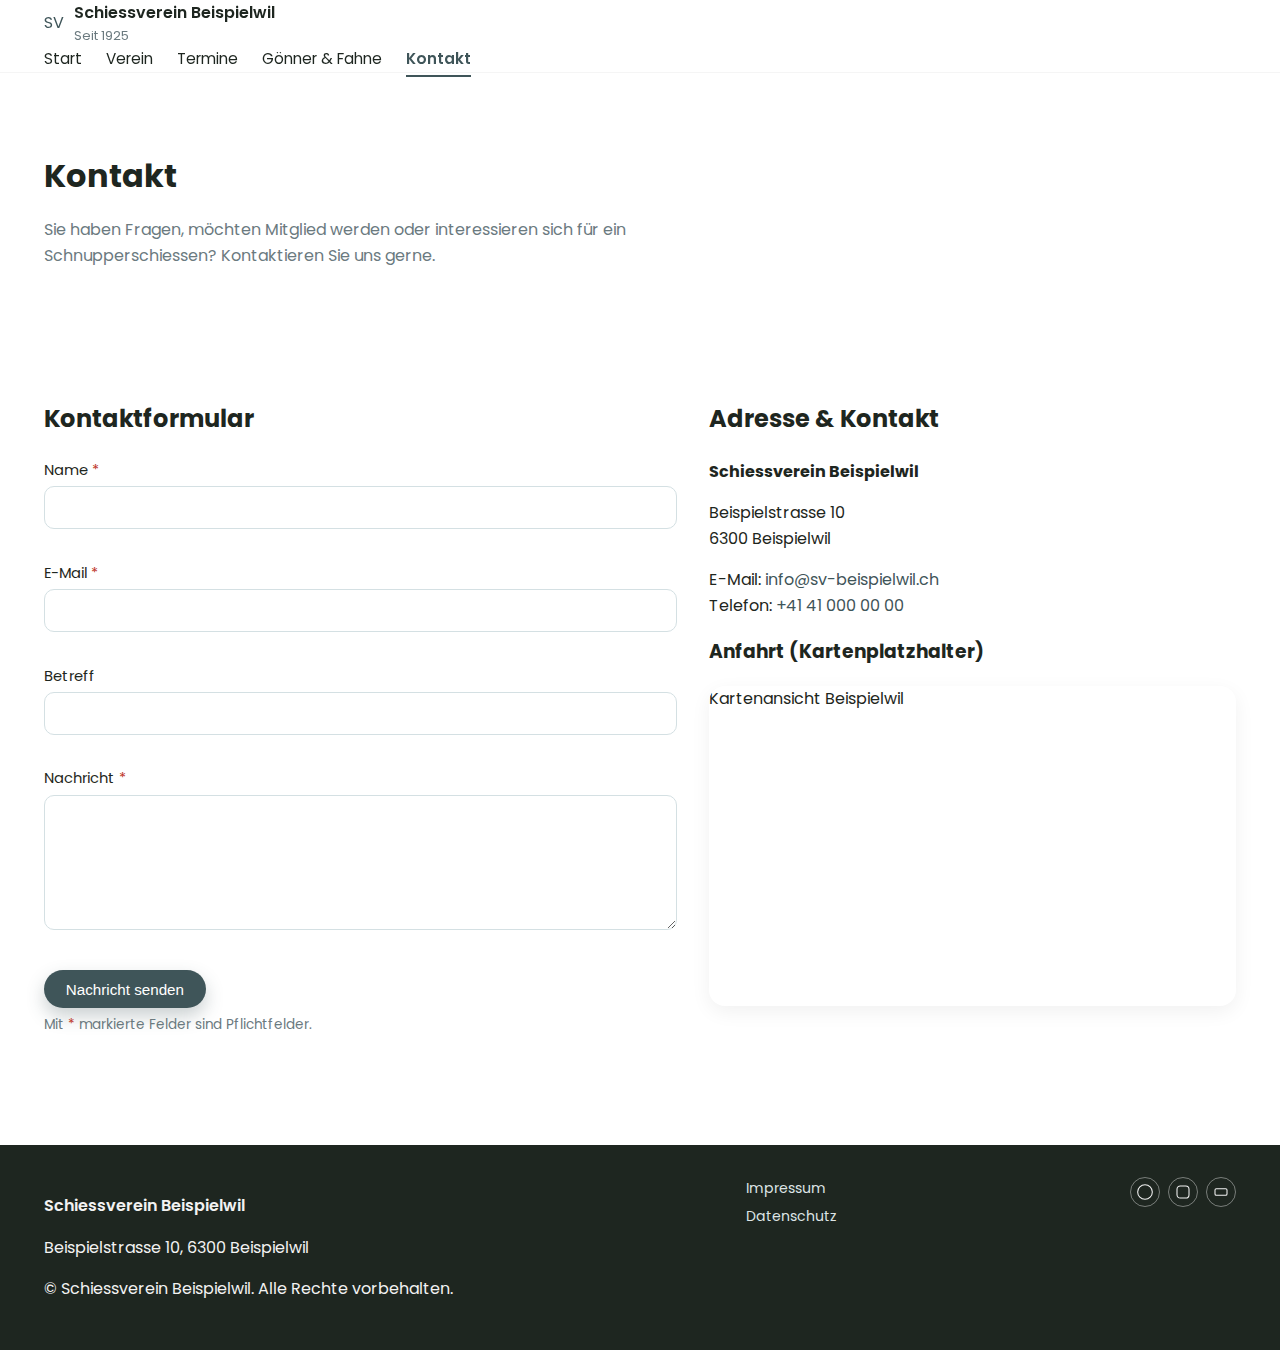
<file: kontakt.html>
<!DOCTYPE html>
<html lang="de-CH">
<head>
  <meta charset="UTF-8">
  <title>Schiessverein Beispielwil – Kontakt</title>
  <meta name="viewport" content="width=device-width, initial-scale=1.0">
  <meta name="description" content="Kontakt zum Schiessverein Beispielwil – Kontaktformular, Adresse und Kontaktdaten.">
  <link rel="preconnect" href="https://fonts.googleapis.com">
  <link rel="preconnect" href="https://fonts.gstatic.com" crossorigin>
  <link href="https://fonts.googleapis.com/css2?family=Poppins:wght@300;400;500;600;700&display=swap" rel="stylesheet">

  <link rel="stylesheet" href="assets/css/styles.css">
  <script src="assets/js/main.js" defer></script>
</head>
<body>
  <header class="site-header">
    <div class="container header-inner">
      <a href="index.html" class="logo" aria-label="Zur Startseite">
        <div class="logo-mark" aria-hidden="true">SV</div>
        <div class="logo-text">
          <span class="logo-title">Schiessverein Beispielwil</span>
          <span class="logo-subtitle">Seit 1925</span>
        </div>
      </a>

      <button class="nav-toggle js-nav-toggle" aria-label="Navigation ein- und ausklappen" aria-expanded="false" aria-controls="main-navigation">
        <span class="nav-toggle-line"></span>
        <span class="nav-toggle-line"></span>
        <span class="nav-toggle-line"></span>
      </button>

      <nav id="main-navigation" class="main-nav">
        <ul class="nav-list">
          <li><a href="index.html" class="nav-link">Start</a></li>
          <li><a href="verein.html" class="nav-link">Verein</a></li>
          <li><a href="termine.html" class="nav-link">Termine</a></li>
          <li><a href="goenner.html" class="nav-link">Gönner &amp; Fahne</a></li>
          <li><a href="kontakt.html" class="nav-link nav-link--active">Kontakt</a></li>
        </ul>
      </nav>
    </div>
  </header>

  <main class="site-main">
    <section class="page-hero">
      <div class="container">
        <h1>Kontakt</h1>
        <p>Sie haben Fragen, möchten Mitglied werden oder interessieren sich für ein Schnupperschiessen? Kontaktieren Sie uns gerne.</p>
      </div>
    </section>

    <section class="section">
      <div class="container two-column two-column--stack">
        <!-- Kontaktformular -->
        <div>
          <h2>Kontaktformular</h2>
          <!-- Hinweis: Die Formularverarbeitung erfolgt nur im Browser (Demo). -->
          <form id="contact-form" novalidate>
            <div class="form-group">
              <label for="name">Name <span class="required">*</span></label>
              <input type="text" id="name" name="name" autocomplete="name">
              <p class="form-error" id="error-name" aria-live="polite"></p>
            </div>

            <div class="form-group">
              <label for="email">E-Mail <span class="required">*</span></label>
              <input type="email" id="email" name="email" autocomplete="email">
              <p class="form-error" id="error-email" aria-live="polite"></p>
            </div>

            <div class="form-group">
              <label for="subject">Betreff</label>
              <input type="text" id="subject" name="subject">
              <p class="form-error" id="error-subject" aria-live="polite"></p>
            </div>

            <div class="form-group">
              <label for="message">Nachricht <span class="required">*</span></label>
              <textarea id="message" name="message" rows="5"></textarea>
              <p class="form-error" id="error-message" aria-live="polite"></p>
            </div>

            <button type="submit" class="btn btn--primary">Nachricht senden</button>
            <p class="form-hint">Mit <span class="required">*</span> markierte Felder sind Pflichtfelder.</p>

            <!-- Erfolgsmeldung wird per JavaScript angezeigt -->
            <p class="form-success" id="form-success" aria-live="polite" hidden>
              Vielen Dank für Ihre Nachricht. Wir melden uns so bald wie möglich.
            </p>
          </form>
        </div>

        <!-- Kontaktangaben & Kartenplatzhalter -->
        <div>
          <h2>Adresse &amp; Kontakt</h2>
          <p><strong>Schiessverein Beispielwil</strong></p>
          <p>Beispielstrasse 10<br>6300 Beispielwil</p>

          <p>
            E-Mail:
            <a href="mailto:info@sv-beispielwil.ch">info@sv-beispielwil.ch</a><br>
            Telefon:
            <a href="tel:+41410000000">+41 41 000 00 00</a>
          </p>

          <h3>Anfahrt (Kartenplatzhalter)</h3>
          <div class="map-placeholder" role="img" aria-label="Kartenplatzhalter für die Lage der Schiessanlage Beispielwil">
            <!-- Reiner Platzhalter, kann z. B. durch eingebettetes Karten-Widget ersetzt werden -->
            <span>Kartenansicht Beispielwil</span>
          </div>
        </div>
      </div>
    </section>
  </main>

  <footer class="site-footer">
    <div class="container footer-inner">
      <div class="footer-info">
        <p class="footer-title">Schiessverein Beispielwil</p>
        <p>Beispielstrasse 10, 6300 Beispielwil</p>
        <p>&copy; <span id="footer-year"></span> Schiessverein Beispielwil. Alle Rechte vorbehalten.</p>
      </div>
      <div class="footer-links">
        <a href="#" class="footer-link">Impressum</a>
        <a href="#" class="footer-link">Datenschutz</a>
      </div>
      <div class="footer-social" aria-label="Soziale Medien">
        <a href="#" class="social-link" aria-label="Facebook">
          <svg viewBox="0 0 24 24" class="social-icon" aria-hidden="true">
            <circle cx="12" cy="12" r="11"></circle>
          </svg>
        </a>
        <a href="#" class="social-link" aria-label="Instagram">
          <svg viewBox="0 0 24 24" class="social-icon" aria-hidden="true">
            <rect x="3" y="3" width="18" height="18" rx="5" ry="5"></rect>
          </svg>
        </a>
        <a href="#" class="social-link" aria-label="YouTube">
          <svg viewBox="0 0 24 24" class="social-icon" aria-hidden="true">
            <rect x="3" y="7" width="18" height="10" rx="2" ry="2"></rect>
          </svg>
        </a>
      </div>
    </div>
  </footer>
</body>
</html>
</file>
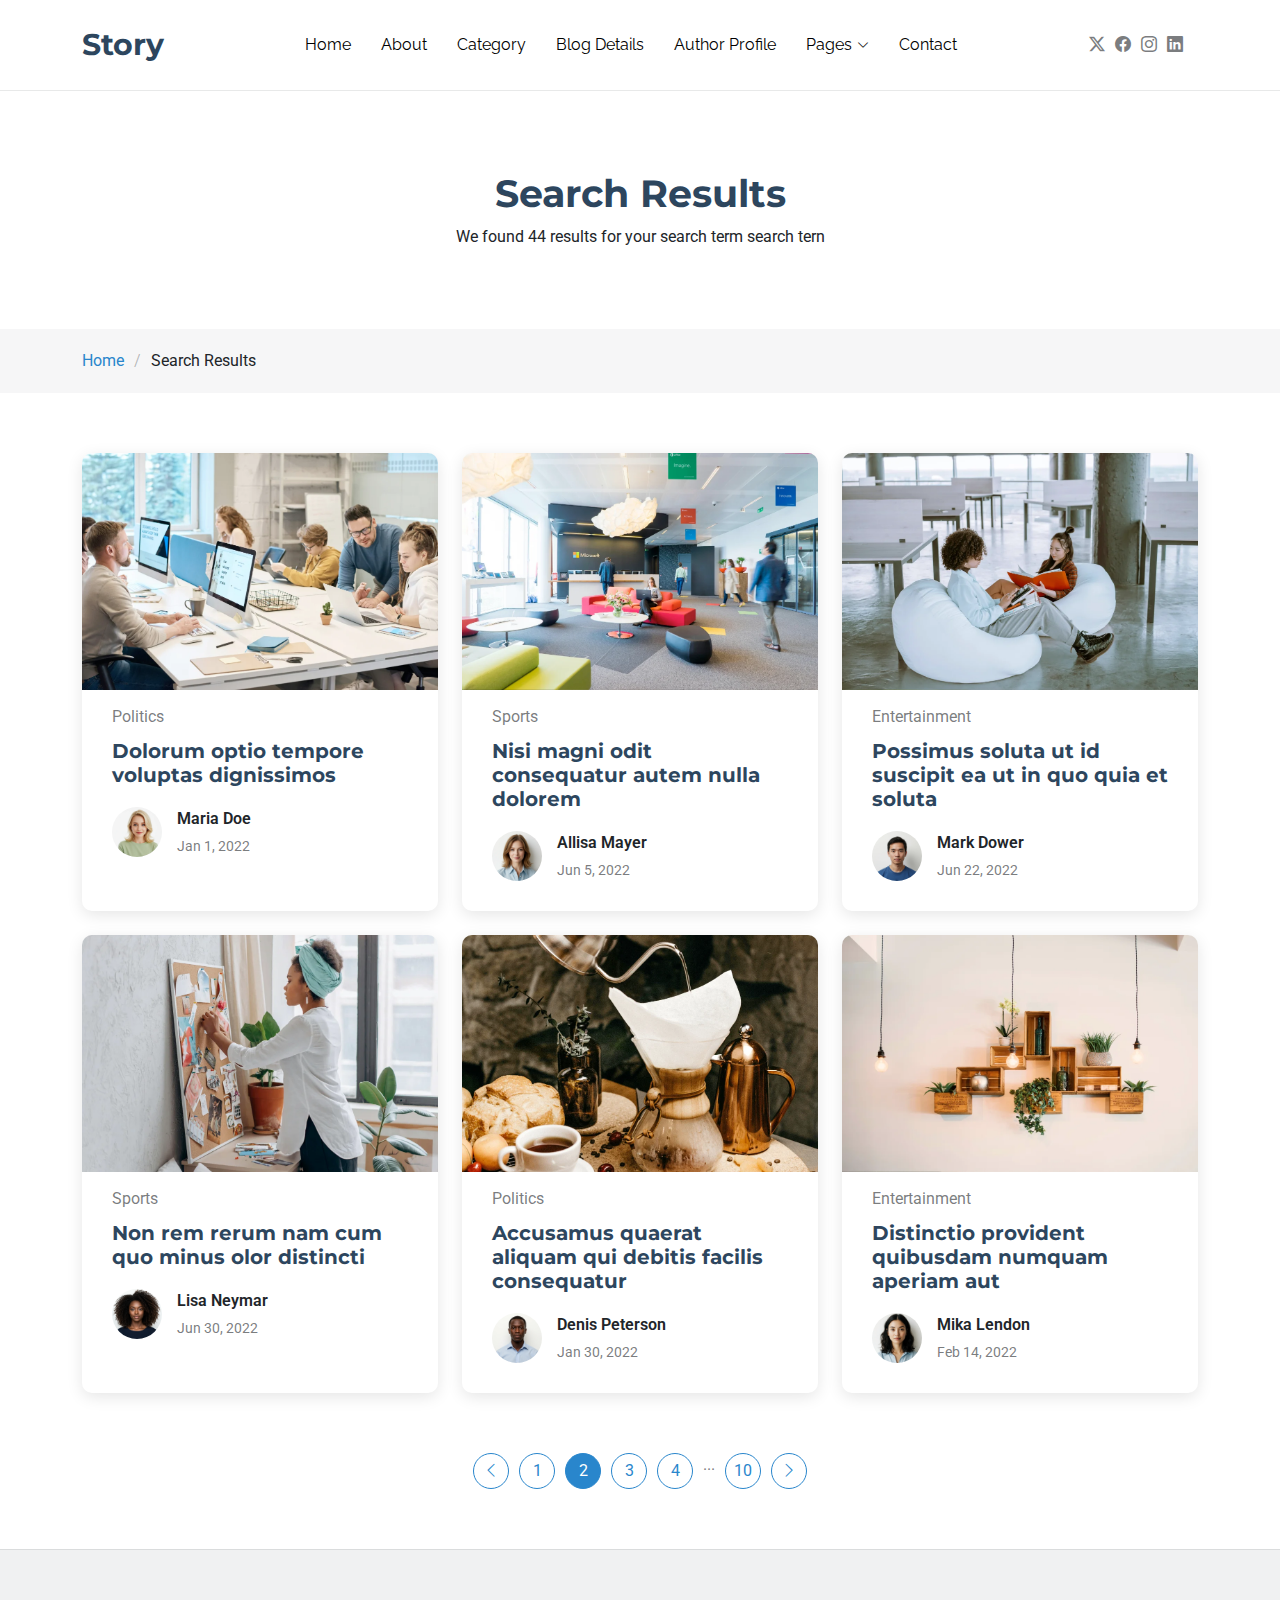
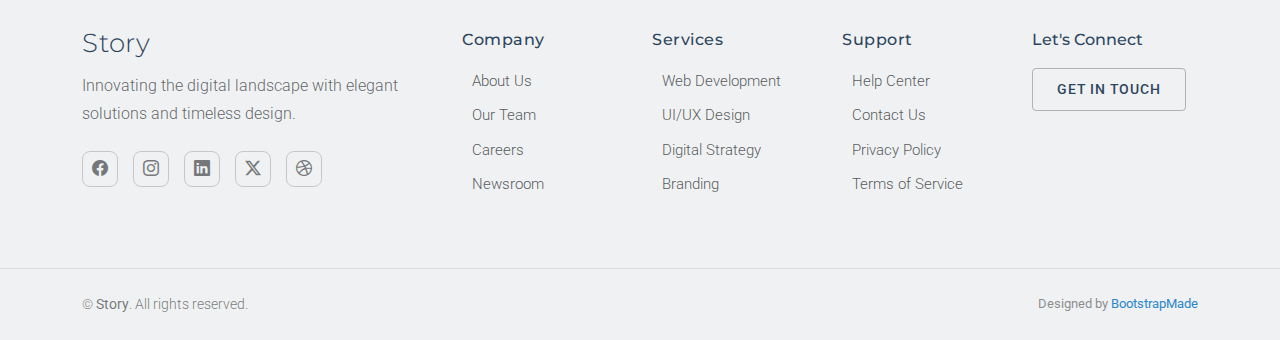
<file: search-results.html>
<!DOCTYPE html>
<html lang="en">

<head>
  <meta charset="utf-8">
  <meta content="width=device-width, initial-scale=1.0" name="viewport">
  <title>Search Results - Story Bootstrap Template</title>
  <meta name="description" content="">
  <meta name="keywords" content="">

  <!-- Favicons -->
  <link href="assets/img/favicon.png" rel="icon">
  <link href="assets/img/apple-touch-icon.png" rel="apple-touch-icon">

  <!-- Fonts -->
  <link href="https://fonts.googleapis.com" rel="preconnect">
  <link href="https://fonts.gstatic.com" rel="preconnect" crossorigin>
  <link href="https://fonts.googleapis.com/css2?family=Roboto:ital,wght@0,100;0,300;0,400;0,500;0,700;0,900;1,100;1,300;1,400;1,500;1,700;1,900&family=Montserrat:ital,wght@0,100;0,200;0,300;0,400;0,500;0,600;0,700;0,800;0,900;1,100;1,200;1,300;1,400;1,500;1,600;1,700;1,800;1,900&family=Raleway:ital,wght@0,100;0,200;0,300;0,400;0,500;0,600;0,700;0,800;0,900;1,100;1,200;1,300;1,400;1,500;1,600;1,700;1,800;1,900&display=swap" rel="stylesheet">

  <!-- Vendor CSS Files -->
  <link href="assets/vendor/bootstrap/css/bootstrap.min.css" rel="stylesheet">
  <link href="assets/vendor/bootstrap-icons/bootstrap-icons.css" rel="stylesheet">
  <link href="assets/vendor/aos/aos.css" rel="stylesheet">
  <link href="assets/vendor/swiper/swiper-bundle.min.css" rel="stylesheet">

  <!-- Main CSS File -->
  <link href="assets/css/main.css" rel="stylesheet">

  <!-- =======================================================
  * Template Name: Story
  * Template URL: https://bootstrapmade.com/story-bootstrap-blog-template/
  * Updated: Aug 11 2025 with Bootstrap v5.3.7
  * Author: BootstrapMade.com
  * License: https://bootstrapmade.com/license/
  ======================================================== -->
</head>

<body class="search-results-page">

  <header id="header" class="header d-flex align-items-center position-relative">
    <div class="container position-relative d-flex align-items-center justify-content-between">

      <a href="index.html" class="logo d-flex align-items-center me-auto me-xl-0">
        <!-- Uncomment the line below if you also wish to use an image logo -->
        <!-- <img src="assets/img/logo.webp" alt=""> -->
        <h1 class="sitename">Story</h1>
      </a>

      <nav id="navmenu" class="navmenu">
        <ul>
          <li><a href="index.html">Home</a></li>
          <li><a href="about.html">About</a></li>
          <li><a href="category.html">Category</a></li>
          <li><a href="blog-details.html">Blog Details</a></li>
          <li><a href="author-profile.html">Author Profile</a></li>
          <li class="dropdown"><a href="#"><span>Pages</span> <i class="bi bi-chevron-down toggle-dropdown"></i></a>
            <ul>
              <li><a href="about.html">About</a></li>
              <li><a href="category.html">Category</a></li>
              <li><a href="blog-details.html">Blog Details</a></li>
              <li><a href="author-profile.html">Author Profile</a></li>
              <li><a href="search-results.html" class="active">Search Results</a></li>
              <li><a href="404.html">404 Not Found Page</a></li>

              <li class="dropdown"><a href="#"><span>Deep Dropdown</span> <i class="bi bi-chevron-down toggle-dropdown"></i></a>
                <ul>
                  <li><a href="#">Deep Dropdown 1</a></li>
                  <li><a href="#">Deep Dropdown 2</a></li>
                  <li><a href="#">Deep Dropdown 3</a></li>
                  <li><a href="#">Deep Dropdown 4</a></li>
                  <li><a href="#">Deep Dropdown 5</a></li>
                </ul>
              </li>
            </ul>
          </li>
          <li><a href="contact.html">Contact</a></li>
        </ul>
        <i class="mobile-nav-toggle d-xl-none bi bi-list"></i>
      </nav>

      <div class="header-social-links">
        <a href="#" class="twitter"><i class="bi bi-twitter-x"></i></a>
        <a href="#" class="facebook"><i class="bi bi-facebook"></i></a>
        <a href="#" class="instagram"><i class="bi bi-instagram"></i></a>
        <a href="#" class="linkedin"><i class="bi bi-linkedin"></i></a>
      </div>

    </div>
  </header>

  <main class="main">

    <!-- Page Title -->
    <div class="page-title">
      <div class="heading">
        <div class="container">
          <div class="row d-flex justify-content-center text-center">
            <div class="col-lg-8">
              <h1 class="heading-title">Search Results</h1>
              <p class="mb-0">We found 44 results for your search term search tern</p>
            </div>
          </div>
        </div>
      </div>
      <nav class="breadcrumbs">
        <div class="container">
          <ol>
            <li><a href="index.html">Home</a></li>
            <li class="current">Search Results</li>
          </ol>
        </div>
      </nav>
    </div><!-- End Page Title -->

    <!-- Search Results Posts Section -->
    <section id="search-results-posts" class="search-results-posts section">

      <div class="container" data-aos="fade-up" data-aos-delay="100">
        <div class="row gy-4">

          <div class="col-lg-4">
            <article>

              <div class="post-img">
                <img src="assets/img/blog/blog-post-1.webp" alt="" class="img-fluid">
              </div>

              <p class="post-category">Politics</p>

              <h2 class="title">
                <a href="blog-details.html">Dolorum optio tempore voluptas dignissimos</a>
              </h2>

              <div class="d-flex align-items-center">
                <img src="assets/img/person/person-f-12.webp" alt="" class="img-fluid post-author-img flex-shrink-0">
                <div class="post-meta">
                  <p class="post-author">Maria Doe</p>
                  <p class="post-date">
                    <time datetime="2022-01-01">Jan 1, 2022</time>
                  </p>
                </div>
              </div>

            </article>
          </div><!-- End post list item -->

          <div class="col-lg-4">
            <article>

              <div class="post-img">
                <img src="assets/img/blog/blog-post-2.webp" alt="" class="img-fluid">
              </div>

              <p class="post-category">Sports</p>

              <h2 class="title">
                <a href="blog-details.html">Nisi magni odit consequatur autem nulla dolorem</a>
              </h2>

              <div class="d-flex align-items-center">
                <img src="assets/img/person/person-f-13.webp" alt="" class="img-fluid post-author-img flex-shrink-0">
                <div class="post-meta">
                  <p class="post-author">Allisa Mayer</p>
                  <p class="post-date">
                    <time datetime="2022-01-01">Jun 5, 2022</time>
                  </p>
                </div>
              </div>

            </article>
          </div><!-- End post list item -->

          <div class="col-lg-4">
            <article>

              <div class="post-img">
                <img src="assets/img/blog/blog-post-3.webp" alt="" class="img-fluid">
              </div>

              <p class="post-category">Entertainment</p>

              <h2 class="title">
                <a href="blog-details.html">Possimus soluta ut id suscipit ea ut in quo quia et soluta</a>
              </h2>

              <div class="d-flex align-items-center">
                <img src="assets/img/person/person-m-10.webp" alt="" class="img-fluid post-author-img flex-shrink-0">
                <div class="post-meta">
                  <p class="post-author">Mark Dower</p>
                  <p class="post-date">
                    <time datetime="2022-01-01">Jun 22, 2022</time>
                  </p>
                </div>
              </div>

            </article>
          </div><!-- End post list item -->

          <div class="col-lg-4">
            <article>

              <div class="post-img">
                <img src="assets/img/blog/blog-post-4.webp" alt="" class="img-fluid">
              </div>

              <p class="post-category">Sports</p>

              <h2 class="title">
                <a href="blog-details.html">Non rem rerum nam cum quo minus olor distincti</a>
              </h2>

              <div class="d-flex align-items-center">
                <img src="assets/img/person/person-f-14.webp" alt="" class="img-fluid post-author-img flex-shrink-0">
                <div class="post-meta">
                  <p class="post-author">Lisa Neymar</p>
                  <p class="post-date">
                    <time datetime="2022-01-01">Jun 30, 2022</time>
                  </p>
                </div>
              </div>

            </article>
          </div><!-- End post list item -->

          <div class="col-lg-4">
            <article>

              <div class="post-img">
                <img src="assets/img/blog/blog-post-5.webp" alt="" class="img-fluid">
              </div>

              <p class="post-category">Politics</p>

              <h2 class="title">
                <a href="blog-details.html">Accusamus quaerat aliquam qui debitis facilis consequatur</a>
              </h2>

              <div class="d-flex align-items-center">
                <img src="assets/img/person/person-m-11.webp" alt="" class="img-fluid post-author-img flex-shrink-0">
                <div class="post-meta">
                  <p class="post-author">Denis Peterson</p>
                  <p class="post-date">
                    <time datetime="2022-01-01">Jan 30, 2022</time>
                  </p>
                </div>
              </div>

            </article>
          </div><!-- End post list item -->

          <div class="col-lg-4">
            <article>

              <div class="post-img">
                <img src="assets/img/blog/blog-post-6.webp" alt="" class="img-fluid">
              </div>

              <p class="post-category">Entertainment</p>

              <h2 class="title">
                <a href="blog-details.html">Distinctio provident quibusdam numquam aperiam aut</a>
              </h2>

              <div class="d-flex align-items-center">
                <img src="assets/img/person/person-f-15.webp" alt="" class="img-fluid post-author-img flex-shrink-0">
                <div class="post-meta">
                  <p class="post-author">Mika Lendon</p>
                  <p class="post-date">
                    <time datetime="2022-01-01">Feb 14, 2022</time>
                  </p>
                </div>
              </div>

            </article>
          </div><!-- End post list item -->

        </div>
      </div>

    </section><!-- /Search Results Posts Section -->

    <!-- Pagination 3 Section -->
    <section id="pagination-3" class="pagination-3 section">

      <div class="container">
        <div class="d-flex justify-content-center">
          <ul>
            <li><a href="#"><i class="bi bi-chevron-left"></i></a></li>
            <li><a href="#">1</a></li>
            <li><a href="#" class="active">2</a></li>
            <li><a href="#">3</a></li>
            <li><a href="#">4</a></li>
            <li>...</li>
            <li><a href="#">10</a></li>
            <li><a href="#"><i class="bi bi-chevron-right"></i></a></li>
          </ul>
        </div>
      </div>

    </section><!-- /Pagination 3 Section -->

  </main>

  <footer id="footer" class="footer position-relative light-background">

    <div class="container">
      <div class="row gy-5">

        <div class="col-lg-4">
          <div class="footer-brand">
            <a href="index.html" class="logo d-flex align-items-center mb-3">
              <span class="sitename">Story</span>
            </a>
            <p class="tagline">Innovating the digital landscape with elegant solutions and timeless design.</p>

            <div class="social-links mt-4">
              <a href="#" aria-label="Facebook"><i class="bi bi-facebook"></i></a>
              <a href="#" aria-label="Instagram"><i class="bi bi-instagram"></i></a>
              <a href="#" aria-label="LinkedIn"><i class="bi bi-linkedin"></i></a>
              <a href="#" aria-label="Twitter"><i class="bi bi-twitter-x"></i></a>
              <a href="#" aria-label="Dribbble"><i class="bi bi-dribbble"></i></a>
            </div>
          </div>
        </div>

        <div class="col-lg-6">
          <div class="footer-links-grid">
            <div class="row">
              <div class="col-6 col-md-4">
                <h5>Company</h5>
                <ul class="list-unstyled">
                  <li><a href="#">About Us</a></li>
                  <li><a href="#">Our Team</a></li>
                  <li><a href="#">Careers</a></li>
                  <li><a href="#">Newsroom</a></li>
                </ul>
              </div>
              <div class="col-6 col-md-4">
                <h5>Services</h5>
                <ul class="list-unstyled">
                  <li><a href="#">Web Development</a></li>
                  <li><a href="#">UI/UX Design</a></li>
                  <li><a href="#">Digital Strategy</a></li>
                  <li><a href="#">Branding</a></li>
                </ul>
              </div>
              <div class="col-6 col-md-4">
                <h5>Support</h5>
                <ul class="list-unstyled">
                  <li><a href="#">Help Center</a></li>
                  <li><a href="#">Contact Us</a></li>
                  <li><a href="#">Privacy Policy</a></li>
                  <li><a href="#">Terms of Service</a></li>
                </ul>
              </div>
            </div>
          </div>
        </div>

        <div class="col-lg-2">
          <div class="footer-cta">
            <h5>Let's Connect</h5>
            <a href="contact.html" class="btn btn-outline">Get in Touch</a>
          </div>
        </div>

      </div>
    </div>

    <div class="footer-bottom">
      <div class="container">
        <div class="row">
          <div class="col-12">
            <div class="footer-bottom-content">
              <p class="mb-0">© <strong>Story</strong>. All rights reserved.</p>
              <div class="credits">
                <!-- All the links in the footer should remain intact. -->
                <!-- You can delete the links only if you've purchased the pro version. -->
                <!-- Licensing information: https://bootstrapmade.com/license/ -->
                <!-- Purchase the pro version with working PHP/AJAX contact form: [buy-url] -->
                Designed by <a href="https://bootstrapmade.com/">BootstrapMade</a>
              </div>
            </div>
          </div>
        </div>
      </div>
    </div>

  </footer>

  <!-- Scroll Top -->
  <a href="#" id="scroll-top" class="scroll-top d-flex align-items-center justify-content-center"><i class="bi bi-arrow-up-short"></i></a>

  <!-- Preloader -->
  <div id="preloader"></div>

  <!-- Vendor JS Files -->
  <script src="assets/vendor/bootstrap/js/bootstrap.bundle.min.js"></script>
  <script src="assets/vendor/php-email-form/validate.js"></script>
  <script src="assets/vendor/aos/aos.js"></script>
  <script src="assets/vendor/swiper/swiper-bundle.min.js"></script>
  <script src="assets/vendor/purecounter/purecounter_vanilla.js"></script>

  <!-- Main JS File -->
  <script src="assets/js/main.js"></script>

</body>

</html>
</file>
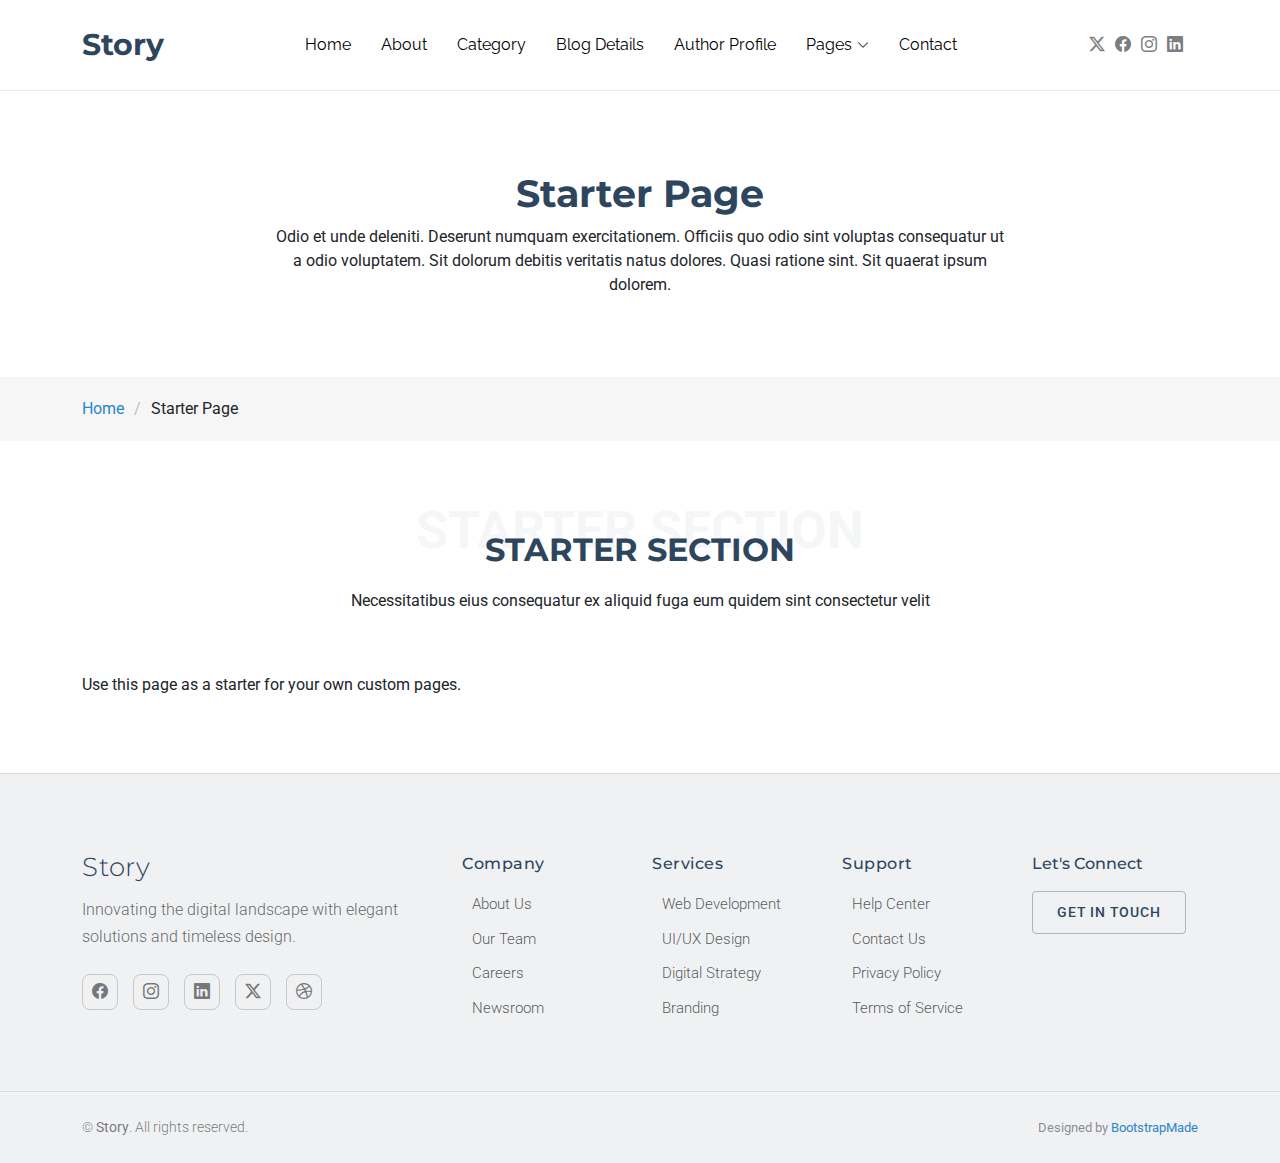
<file: starter-page.html>
<!DOCTYPE html>
<html lang="en">

<head>
  <meta charset="utf-8">
  <meta content="width=device-width, initial-scale=1.0" name="viewport">
  <title>Starter Page - Story Bootstrap Template</title>
  <meta name="description" content="">
  <meta name="keywords" content="">

  <!-- Favicons -->
  <link href="assets/img/favicon.png" rel="icon">
  <link href="assets/img/apple-touch-icon.png" rel="apple-touch-icon">

  <!-- Fonts -->
  <link href="https://fonts.googleapis.com" rel="preconnect">
  <link href="https://fonts.gstatic.com" rel="preconnect" crossorigin>
  <link href="https://fonts.googleapis.com/css2?family=Roboto:ital,wght@0,100;0,300;0,400;0,500;0,700;0,900;1,100;1,300;1,400;1,500;1,700;1,900&family=Montserrat:ital,wght@0,100;0,200;0,300;0,400;0,500;0,600;0,700;0,800;0,900;1,100;1,200;1,300;1,400;1,500;1,600;1,700;1,800;1,900&family=Raleway:ital,wght@0,100;0,200;0,300;0,400;0,500;0,600;0,700;0,800;0,900;1,100;1,200;1,300;1,400;1,500;1,600;1,700;1,800;1,900&display=swap" rel="stylesheet">

  <!-- Vendor CSS Files -->
  <link href="assets/vendor/bootstrap/css/bootstrap.min.css" rel="stylesheet">
  <link href="assets/vendor/bootstrap-icons/bootstrap-icons.css" rel="stylesheet">
  <link href="assets/vendor/aos/aos.css" rel="stylesheet">
  <link href="assets/vendor/swiper/swiper-bundle.min.css" rel="stylesheet">

  <!-- Main CSS File -->
  <link href="assets/css/main.css" rel="stylesheet">

  <!-- =======================================================
  * Template Name: Story
  * Template URL: https://bootstrapmade.com/story-bootstrap-blog-template/
  * Updated: Aug 11 2025 with Bootstrap v5.3.7
  * Author: BootstrapMade.com
  * License: https://bootstrapmade.com/license/
  ======================================================== -->
</head>

<body class="starter-page-page">

  <header id="header" class="header d-flex align-items-center position-relative">
    <div class="container position-relative d-flex align-items-center justify-content-between">

      <a href="index.html" class="logo d-flex align-items-center me-auto me-xl-0">
        <!-- Uncomment the line below if you also wish to use an image logo -->
        <!-- <img src="assets/img/logo.webp" alt=""> -->
        <h1 class="sitename">Story</h1>
      </a>

      <nav id="navmenu" class="navmenu">
        <ul>
          <li><a href="index.html">Home</a></li>
          <li><a href="about.html">About</a></li>
          <li><a href="category.html">Category</a></li>
          <li><a href="blog-details.html">Blog Details</a></li>
          <li><a href="author-profile.html">Author Profile</a></li>
          <li class="dropdown"><a href="#"><span>Pages</span> <i class="bi bi-chevron-down toggle-dropdown"></i></a>
            <ul>
              <li><a href="about.html">About</a></li>
              <li><a href="category.html">Category</a></li>
              <li><a href="blog-details.html">Blog Details</a></li>
              <li><a href="author-profile.html">Author Profile</a></li>
              <li><a href="search-results.html">Search Results</a></li>
              <li><a href="404.html">404 Not Found Page</a></li>

              <li class="dropdown"><a href="#"><span>Deep Dropdown</span> <i class="bi bi-chevron-down toggle-dropdown"></i></a>
                <ul>
                  <li><a href="#">Deep Dropdown 1</a></li>
                  <li><a href="#">Deep Dropdown 2</a></li>
                  <li><a href="#">Deep Dropdown 3</a></li>
                  <li><a href="#">Deep Dropdown 4</a></li>
                  <li><a href="#">Deep Dropdown 5</a></li>
                </ul>
              </li>
            </ul>
          </li>
          <li><a href="contact.html">Contact</a></li>
        </ul>
        <i class="mobile-nav-toggle d-xl-none bi bi-list"></i>
      </nav>

      <div class="header-social-links">
        <a href="#" class="twitter"><i class="bi bi-twitter-x"></i></a>
        <a href="#" class="facebook"><i class="bi bi-facebook"></i></a>
        <a href="#" class="instagram"><i class="bi bi-instagram"></i></a>
        <a href="#" class="linkedin"><i class="bi bi-linkedin"></i></a>
      </div>

    </div>
  </header>

  <main class="main">

    <!-- Page Title -->
    <div class="page-title">
      <div class="heading">
        <div class="container">
          <div class="row d-flex justify-content-center text-center">
            <div class="col-lg-8">
              <h1 class="heading-title">Starter Page</h1>
              <p class="mb-0">
                Odio et unde deleniti. Deserunt numquam exercitationem. Officiis quo
                odio sint voluptas consequatur ut a odio voluptatem. Sit dolorum
                debitis veritatis natus dolores. Quasi ratione sint. Sit quaerat
                ipsum dolorem.
              </p>
            </div>
          </div>
        </div>
      </div>
      <nav class="breadcrumbs">
        <div class="container">
          <ol>
            <li><a href="index.html">Home</a></li>
            <li class="current">Starter Page</li>
          </ol>
        </div>
      </nav>
    </div><!-- End Page Title -->

    <!-- Starter Section Section -->
    <section id="starter-section" class="starter-section section">

      <!-- Section Title -->
      <div class="container section-title" data-aos="fade-up">
        <span class="description-title">Starter Section</span>
        <h2>Starter Section</h2>
        <p>Necessitatibus eius consequatur ex aliquid fuga eum quidem sint consectetur velit</p>
      </div><!-- End Section Title -->

      <div class="container" data-aos="fade-up">
        <p>Use this page as a starter for your own custom pages.</p>
      </div>

    </section><!-- /Starter Section Section -->

  </main>

  <footer id="footer" class="footer position-relative light-background">

    <div class="container">
      <div class="row gy-5">

        <div class="col-lg-4">
          <div class="footer-brand">
            <a href="index.html" class="logo d-flex align-items-center mb-3">
              <span class="sitename">Story</span>
            </a>
            <p class="tagline">Innovating the digital landscape with elegant solutions and timeless design.</p>

            <div class="social-links mt-4">
              <a href="#" aria-label="Facebook"><i class="bi bi-facebook"></i></a>
              <a href="#" aria-label="Instagram"><i class="bi bi-instagram"></i></a>
              <a href="#" aria-label="LinkedIn"><i class="bi bi-linkedin"></i></a>
              <a href="#" aria-label="Twitter"><i class="bi bi-twitter-x"></i></a>
              <a href="#" aria-label="Dribbble"><i class="bi bi-dribbble"></i></a>
            </div>
          </div>
        </div>

        <div class="col-lg-6">
          <div class="footer-links-grid">
            <div class="row">
              <div class="col-6 col-md-4">
                <h5>Company</h5>
                <ul class="list-unstyled">
                  <li><a href="#">About Us</a></li>
                  <li><a href="#">Our Team</a></li>
                  <li><a href="#">Careers</a></li>
                  <li><a href="#">Newsroom</a></li>
                </ul>
              </div>
              <div class="col-6 col-md-4">
                <h5>Services</h5>
                <ul class="list-unstyled">
                  <li><a href="#">Web Development</a></li>
                  <li><a href="#">UI/UX Design</a></li>
                  <li><a href="#">Digital Strategy</a></li>
                  <li><a href="#">Branding</a></li>
                </ul>
              </div>
              <div class="col-6 col-md-4">
                <h5>Support</h5>
                <ul class="list-unstyled">
                  <li><a href="#">Help Center</a></li>
                  <li><a href="#">Contact Us</a></li>
                  <li><a href="#">Privacy Policy</a></li>
                  <li><a href="#">Terms of Service</a></li>
                </ul>
              </div>
            </div>
          </div>
        </div>

        <div class="col-lg-2">
          <div class="footer-cta">
            <h5>Let's Connect</h5>
            <a href="contact.html" class="btn btn-outline">Get in Touch</a>
          </div>
        </div>

      </div>
    </div>

    <div class="footer-bottom">
      <div class="container">
        <div class="row">
          <div class="col-12">
            <div class="footer-bottom-content">
              <p class="mb-0">© <strong>Story</strong>. All rights reserved.</p>
              <div class="credits">
                <!-- All the links in the footer should remain intact. -->
                <!-- You can delete the links only if you've purchased the pro version. -->
                <!-- Licensing information: https://bootstrapmade.com/license/ -->
                <!-- Purchase the pro version with working PHP/AJAX contact form: [buy-url] -->
                Designed by <a href="https://bootstrapmade.com/">BootstrapMade</a>
              </div>
            </div>
          </div>
        </div>
      </div>
    </div>

  </footer>

  <!-- Scroll Top -->
  <a href="#" id="scroll-top" class="scroll-top d-flex align-items-center justify-content-center"><i class="bi bi-arrow-up-short"></i></a>

  <!-- Preloader -->
  <div id="preloader"></div>

  <!-- Vendor JS Files -->
  <script src="assets/vendor/bootstrap/js/bootstrap.bundle.min.js"></script>
  <script src="assets/vendor/php-email-form/validate.js"></script>
  <script src="assets/vendor/aos/aos.js"></script>
  <script src="assets/vendor/swiper/swiper-bundle.min.js"></script>
  <script src="assets/vendor/purecounter/purecounter_vanilla.js"></script>

  <!-- Main JS File -->
  <script src="assets/js/main.js"></script>

</body>

</html>
</file>
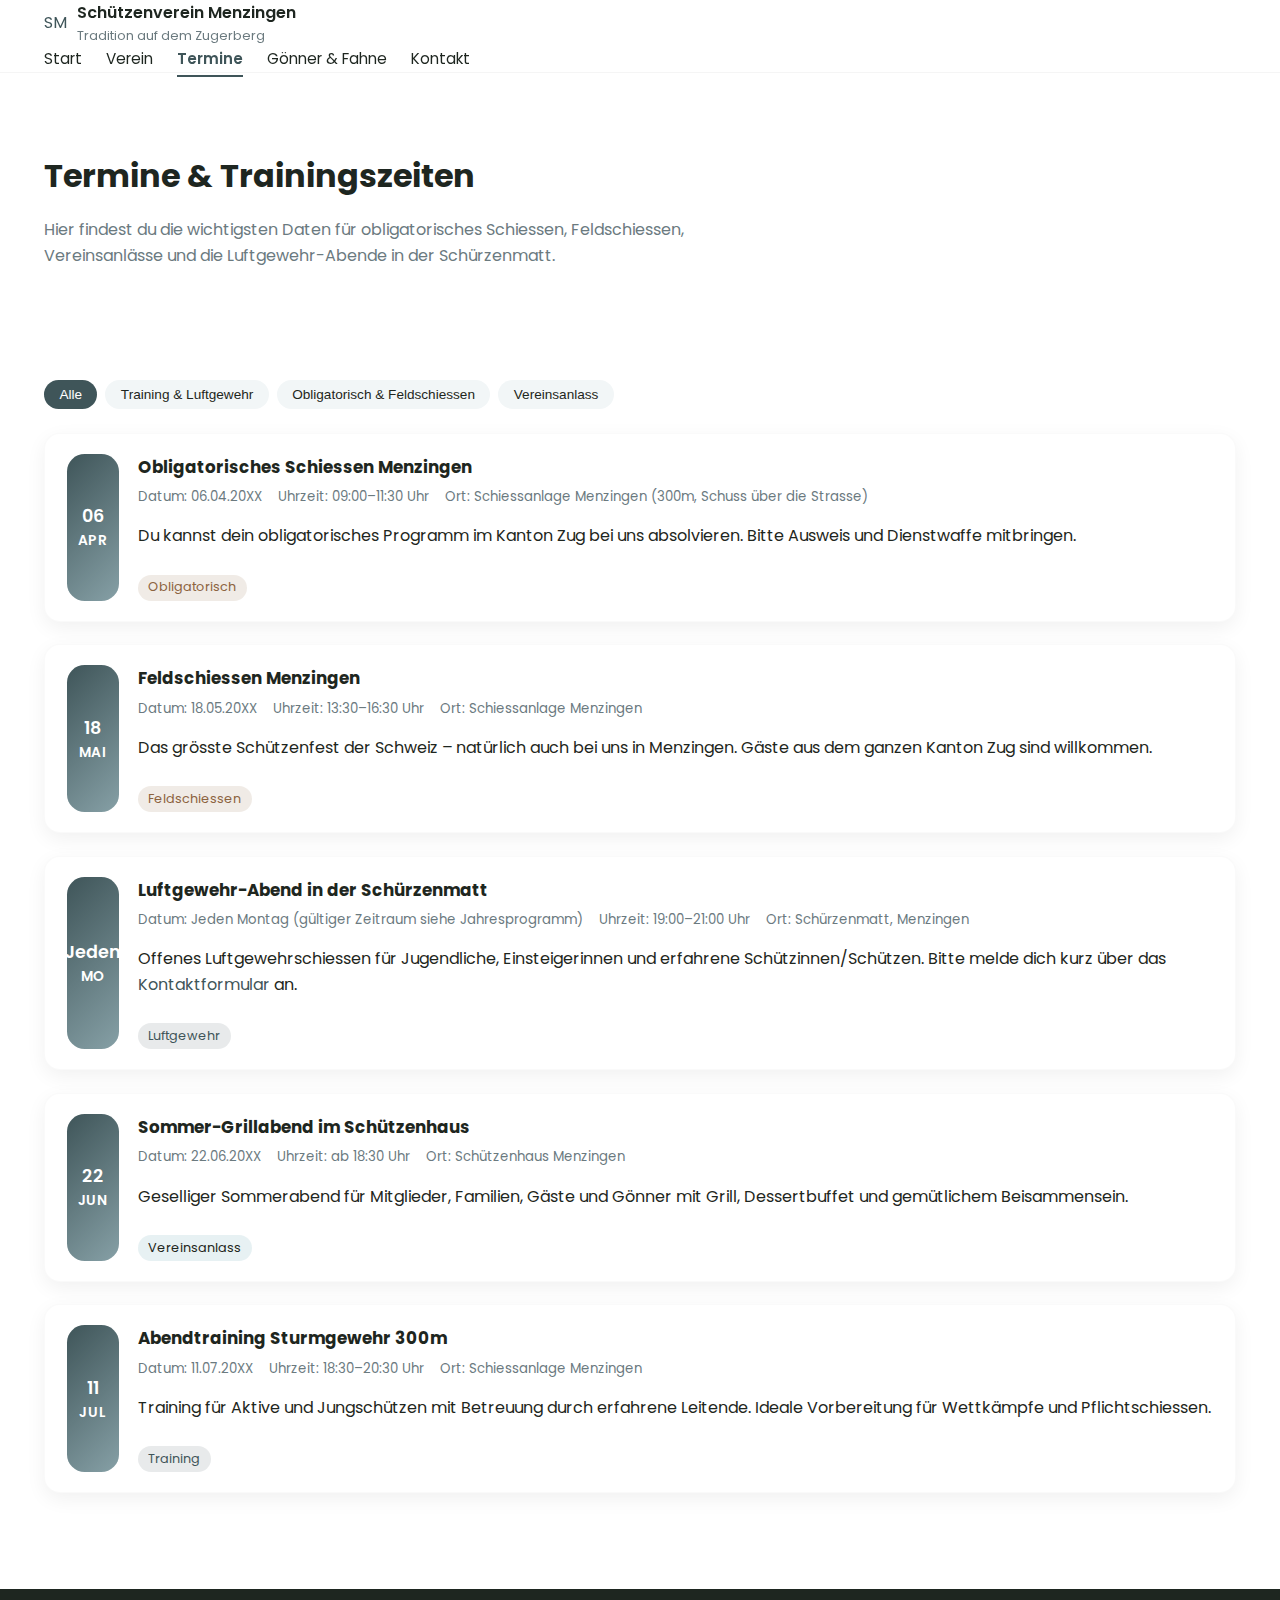
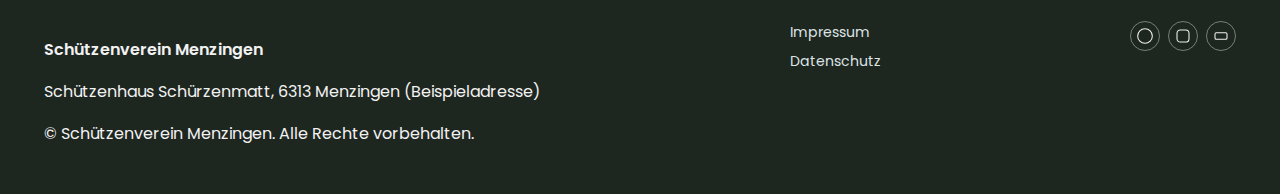
<file: termine.html>
<!DOCTYPE html>
<html lang="de-CH">
<head>
  <meta charset="UTF-8">
  <title>Schützenverein Menzingen – Termine &amp; Pflichtschiessen</title>
  <meta name="viewport" content="width=device-width, initial-scale=1.0">
  <meta name="description" content="Alle Termine des Schützenvereins Menzingen: obligatorisches Schiessen, Feldschiessen, Trainings und Luftgewehr-Montage in der Schürzenmatt.">
  <link rel="preconnect" href="https://fonts.googleapis.com">
  <link rel="preconnect" href="https://fonts.gstatic.com" crossorigin>
  <link href="https://fonts.googleapis.com/css2?family=Poppins:wght@300;400;500;600;700&display=swap" rel="stylesheet">

  <link rel="stylesheet" href="assets/css/styles.css">
  <script src="assets/js/main.js" defer></script>
</head>
<body>
  <header class="site-header">
    <div class="container header-inner">
      <a href="index.html" class="logo" aria-label="Zur Startseite">
        <div class="logo-mark" aria-hidden="true">SM</div>
        <div class="logo-text">
          <span class="logo-title">Schützenverein Menzingen</span>
          <span class="logo-subtitle">Tradition auf dem Zugerberg</span>
        </div>
      </a>

      <button class="nav-toggle js-nav-toggle" aria-label="Navigation ein- und ausklappen" aria-expanded="false" aria-controls="main-navigation">
        <span class="nav-toggle-line"></span>
        <span class="nav-toggle-line"></span>
        <span class="nav-toggle-line"></span>
      </button>

      <nav id="main-navigation" class="main-nav">
        <ul class="nav-list">
          <li><a href="index.html" class="nav-link">Start</a></li>
          <li><a href="verein.html" class="nav-link">Verein</a></li>
          <li><a href="termine.html" class="nav-link nav-link--active">Termine</a></li>
          <li><a href="goenner.html" class="nav-link">Gönner &amp; Fahne</a></li>
          <li><a href="kontakt.html" class="nav-link">Kontakt</a></li>
        </ul>
      </nav>
    </div>
  </header>

  <main class="site-main">
    <section class="page-hero">
      <div class="container">
        <h1>Termine &amp; Trainingszeiten</h1>
        <p>Hier findest du die wichtigsten Daten für obligatorisches Schiessen, Feldschiessen, Vereinsanlässe und die Luftgewehr-Abende in der Schürzenmatt.</p>
      </div>
    </section>

    <section class="section">
      <div class="container">
        <!-- Filter/Tabs -->
        <div class="termine-filter" aria-label="Termine filtern">
          <button class="btn btn--filter btn--filter-active" type="button" data-filter="all">Alle</button>
          <button class="btn btn--filter" type="button" data-filter="training">Training &amp; Luftgewehr</button>
          <button class="btn btn--filter" type="button" data-filter="wettkampf">Obligatorisch &amp; Feldschiessen</button>
          <button class="btn btn--filter" type="button" data-filter="anlass">Vereinsanlass</button>
        </div>

        <!-- Terminliste (Demo-Einträge) -->
        <div class="termine-grid" aria-live="polite">
          <!-- Termin 1: Obligatorisches Schiessen -->
          <article class="termin-card" data-category="wettkampf">
            <div class="termin-date">
              <span class="termin-day">06</span>
              <span class="termin-month">Apr</span>
            </div>
            <div class="termin-content">
              <h2>Obligatorisches Schiessen Menzingen</h2>
              <p class="termin-meta">
                <span>Datum: 06.04.20XX</span>
                <span>Uhrzeit: 09:00–11:30 Uhr</span>
                <span>Ort: Schiessanlage Menzingen (300m, Schuss über die Strasse)</span>
              </p>
              <p>Du kannst dein obligatorisches Programm im Kanton Zug bei uns absolvieren. Bitte Ausweis und Dienstwaffe mitbringen.</p>
              <span class="termin-tag termin-tag--wettkampf">Obligatorisch</span>
            </div>
          </article>

          <!-- Termin 2: Feldschiessen -->
          <article class="termin-card" data-category="wettkampf">
            <div class="termin-date">
              <span class="termin-day">18</span>
              <span class="termin-month">Mai</span>
            </div>
            <div class="termin-content">
              <h2>Feldschiessen Menzingen</h2>
              <p class="termin-meta">
                <span>Datum: 18.05.20XX</span>
                <span>Uhrzeit: 13:30–16:30 Uhr</span>
                <span>Ort: Schiessanlage Menzingen</span>
              </p>
              <p>Das grösste Schützenfest der Schweiz – natürlich auch bei uns in Menzingen. Gäste aus dem ganzen Kanton Zug sind willkommen.</p>
              <span class="termin-tag termin-tag--wettkampf">Feldschiessen</span>
            </div>
          </article>

          <!-- Termin 3: Luftgewehr Montag -->
          <article class="termin-card" data-category="training">
            <div class="termin-date">
              <span class="termin-day">Jeden</span>
              <span class="termin-month">Mo</span>
            </div>
            <div class="termin-content">
              <h2>Luftgewehr-Abend in der Schürzenmatt</h2>
              <p class="termin-meta">
                <span>Datum: Jeden Montag (gültiger Zeitraum siehe Jahresprogramm)</span>
                <span>Uhrzeit: 19:00–21:00 Uhr</span>
                <span>Ort: Schürzenmatt, Menzingen</span>
              </p>
              <p>Offenes Luftgewehrschiessen für Jugendliche, Einsteigerinnen und erfahrene Schützinnen/Schützen. Bitte melde dich kurz über das <a href="kontakt.html">Kontaktformular</a> an.</p>
              <span class="termin-tag termin-tag--training">Luftgewehr</span>
            </div>
          </article>

          <!-- Termin 4: Vereinsanlass -->
          <article class="termin-card" data-category="anlass">
            <div class="termin-date">
              <span class="termin-day">22</span>
              <span class="termin-month">Jun</span>
            </div>
            <div class="termin-content">
              <h2>Sommer-Grillabend im Schützenhaus</h2>
              <p class="termin-meta">
                <span>Datum: 22.06.20XX</span>
                <span>Uhrzeit: ab 18:30 Uhr</span>
                <span>Ort: Schützenhaus Menzingen</span>
              </p>
              <p>Geselliger Sommerabend für Mitglieder, Familien, Gäste und Gönner mit Grill, Dessertbuffet und gemütlichem Beisammensein.</p>
              <span class="termin-tag termin-tag--anlass">Vereinsanlass</span>
            </div>
          </article>

          <!-- Termin 5: Training Sturmgewehr -->
          <article class="termin-card" data-category="training">
            <div class="termin-date">
              <span class="termin-day">11</span>
              <span class="termin-month">Jul</span>
            </div>
            <div class="termin-content">
              <h2>Abendtraining Sturmgewehr 300m</h2>
              <p class="termin-meta">
                <span>Datum: 11.07.20XX</span>
                <span>Uhrzeit: 18:30–20:30 Uhr</span>
                <span>Ort: Schiessanlage Menzingen</span>
              </p>
              <p>Training für Aktive und Jungschützen mit Betreuung durch erfahrene Leitende. Ideale Vorbereitung für Wettkämpfe und Pflichtschiessen.</p>
              <span class="termin-tag termin-tag--training">Training</span>
            </div>
          </article>
        </div>
      </div>
    </section>
  </main>

  <footer class="site-footer">
    <div class="container footer-inner">
      <div class="footer-info">
        <p class="footer-title">Schützenverein Menzingen</p>
        <p>Schützenhaus Schürzenmatt, 6313 Menzingen (Beispieladresse)</p>
        <p>&copy; <span id="footer-year"></span> Schützenverein Menzingen. Alle Rechte vorbehalten.</p>
      </div>
      <div class="footer-links">
        <a href="#" class="footer-link">Impressum</a>
        <a href="#" class="footer-link">Datenschutz</a>
      </div>
      <div class="footer-social" aria-label="Soziale Medien">
        <a href="#" class="social-link" aria-label="Facebook">
          <svg viewBox="0 0 24 24" class="social-icon" aria-hidden="true">
            <circle cx="12" cy="12" r="11"></circle>
          </svg>
        </a>
        <a href="#" class="social-link" aria-label="Instagram">
          <svg viewBox="0 0 24 24" class="social-icon" aria-hidden="true">
            <rect x="3" y="3" width="18" height="18" rx="5" ry="5"></rect>
          </svg>
        </a>
        <a href="#" class="social-link" aria-label="YouTube">
          <svg viewBox="0 0 24 24" class="social-icon" aria-hidden="true">
            <rect x="3" y="7" width="18" height="10" rx="2" ry="2"></rect>
          </svg>
        </a>
      </div>
    </div>
  </footer>
</body>
</html>
</file>
<file: assets/css/styles.css>
/* assets/css/styles.css */
/* 
   Zentrales Stylesheet für Schützenverein Menzingen
   - Farben & Typografie über Variablen steuerbar
   - Layout: responsive, mit Cards, Slider, Navigation
*/

:root {
  --color-primary: #3F5559;
  --color-primary-light: #86A0A6;
  --color-primary-lighter: #B4D2D9;
  --color-accent: #8C633F;
  --color-dark: #1E2620;
  --color-bg: #ffffff;
  --color-border: #d4e0e3;
  --color-text: #1E2620;
  --color-text-muted: #6b7a7f;

  --font-base: "Poppins", system-ui, -apple-system, BlinkMacSystemFont, "Segoe UI", sans-serif;

  --radius-card: 16px;
  --radius-pill: 999px;

  --shadow-soft: 0 6px 20px rgba(0, 0, 0, 0.06);

  --transition-fast: 0.2s ease;
}

/* Grundlayout */

*,
*::before,
*::after {
  box-sizing: border-box;
}

html {
  scroll-behavior: smooth;
}

body {
  margin: 0;
  font-family: var(--font-base);
  color: var(--color-text);
  background: var(--color-bg);
  line-height: 1.6;
}

img {
  max-width: 100%;
  height: auto;
  display: block;
}

a {
  color: var(--color-primary);
  text-decoration: none;
}

a:hover,
a:focus {
  text-decoration: underline;
}

/* Container & Sections */

.container {
  width: 100%;
  max-width: 1240px;   /* vorher 1120px – gerne auch 1280px, wenn du magst */
  margin: 0 auto;
  padding: 0 1.5rem;
}

.section {
  padding: 4rem 0;
}

.section--light {
  background: #f8fbfc;
}

.section--alt {
  background: #f4f7f7;
}

.section-header {
  text-align: center;
  margin-bottom: 2.5rem;
}

.section-header h2 {
  margin-bottom: 0.5rem;
}

/* Header & Navigation */

.site-header {
  position: sticky;
  top: 0;
  z-index: 40;
  background: rgba(255, 255, 255, 0.96);
  backdrop-filter: blur(10px);
  border-bottom: 1px solid rgba(0, 0, 0, 0.04);
}


.logo {
  display: flex;
  align-items: center;
  gap: 0.6rem;
  text-decoration: none;
}

.logo-image {
  display: block;
  height: 52px;
  width: auto;
}

.logo-text {
  display: flex;
  flex-direction: column;
}

.logo-title {
  font-weight: 600;
  font-size: 1rem;
  color: var(--color-dark);
}

.logo-subtitle {
  font-size: 0.8rem;
  color: var(--color-text-muted);
}

/* Navigation */

.main-nav {
  display: flex;
}

.nav-list {
  list-style: none;
  display: flex;
  gap: 1.5rem;
  margin: 0;
  padding: 0;
}

.nav-link {
  position: relative;
  font-size: 0.95rem;
  padding: 0.4rem 0;
  color: var(--color-dark);
  text-decoration: none;
  border-radius: 0;              /* keine Pillen mehr */
  border-bottom: 2px solid transparent;
  transition: border-color var(--transition-fast), color var(--transition-fast);
}

.nav-link:hover,
.nav-link:focus {
  background: transparent;       /* kein Hintergrund mehr */
  transform: none;               /* kein „hochpoppen“ mehr */
  border-bottom-color: rgba(63, 85, 89, 0.35);
}

.nav-link--active {
  background: transparent;       /* sicherheitshalber */
  color: var(--color-primary);
  border-bottom-color: var(--color-primary);
  font-weight: 600;
}


/* Burger-Menü */

.nav-toggle {
  display: none;
  background: none;
  border: none;
  padding: 0.25rem;
  cursor: pointer;
}

.nav-toggle-line {
  display: block;
  width: 22px;
  height: 2px;
  margin: 4px 0;
  background: var(--color-dark);
  border-radius: 999px;
  transition: transform var(--transition-fast), opacity var(--transition-fast);
}

.nav-toggle.is-active .nav-toggle-line:nth-child(1) {
  transform: translateY(6px) rotate(45deg);
}

.nav-toggle.is-active .nav-toggle-line:nth-child(2) {
  opacity: 0;
}

.nav-toggle.is-active .nav-toggle-line:nth-child(3) {
  transform: translateY(-6px) rotate(-45deg);
}

/* Hero */

.site-main {
  padding-top: 0.5rem;
}

.hero {
  padding: 3rem 0 3.5rem;       /* etwas weniger Luft oben */
}

/* Hero-Inhalt: nur noch Slider, volle Breite im Container */
.hero-inner {
  display: block;
}


.hero-text h1 {
  font-size: 2.3rem;
  margin-bottom: 0.75rem;
}

.hero-text p {
  font-size: 1.05rem;
  color: var(--color-text-muted);
}

.hero-actions {
  margin-top: 1.75rem;
  display: flex;
  flex-wrap: wrap;
  gap: 0.75rem;
}

/* Buttons */

.btn {
  display: inline-flex;
  align-items: center;
  justify-content: center;
  padding: 0.6rem 1.3rem;
  border-radius: var(--radius-pill);
  border: 1px solid transparent;
  font-size: 0.95rem;
  font-weight: 500;
  cursor: pointer;
  transition: transform var(--transition-fast), box-shadow var(--transition-fast), background-color var(--transition-fast), color var(--transition-fast), border-color var(--transition-fast);
}

.btn--primary {
  background: var(--color-primary);
  color: #fff;
  box-shadow: 0 8px 18px rgba(63, 85, 89, 0.28);
}

.btn--primary:hover,
.btn--primary:focus {
  background: #314346;
  transform: translateY(-1px) scale(1.01);
  box-shadow: 0 12px 24px rgba(63, 85, 89, 0.35);
}

.btn--ghost {
  background: transparent;
  color: var(--color-primary);
  border-color: var(--color-primary-light);
}

.btn--ghost:hover,
.btn--ghost:focus {
  background: rgba(180, 210, 217, 0.35);
  transform: translateY(-1px);
}

.btn--cta {
  background: var(--color-accent);
  color: #fff;
  box-shadow: 0 10px 22px rgba(140, 99, 63, 0.4);
}

.btn--cta:hover,
.btn--cta:focus {
  background: #754f33;
  transform: translateY(-1px) scale(1.01);
}

.btn--filter {
  background: #f2f6f7;
  color: var(--color-dark);
  border-radius: var(--radius-pill);
  padding: 0.35rem 0.9rem;
  border: 1px solid transparent;
  font-size: 0.85rem;
}

.btn--filter:hover {
  background: #e2ecef;
}

.btn--filter-active {
  background: var(--color-primary);
  color: #fff;
}

/* Cards & Grids */

.card-grid {
  display: grid;
  grid-template-columns: repeat(auto-fit, minmax(230px, 1fr));
  gap: 1.5rem;
}

.card-grid--narrow {
  max-width: 840px;
  margin: 0 auto;
}

.card {
  background: #fff;
  border-radius: var(--radius-card);
  padding: 1.5rem;
  box-shadow: var(--shadow-soft);
  border: 1px solid rgba(0, 0, 0, 0.02);
}

.card h3 {
  margin-top: 0;
}

.card-icon {
  width: 42px;
  height: 42px;
  border-radius: 12px;
  background: var(--color-primary-lighter);
  display: inline-flex;
  align-items: center;
  justify-content: center;
  margin-bottom: 0.9rem;
}

.card-icon-symbol {
  font-size: 1.3rem;
}

.card-link {
  display: inline-flex;
  align-items: center;
  margin-top: 0.75rem;
  font-weight: 500;
  font-size: 0.9rem;
}

.card-link::after {
  content: "›";
  margin-left: 0.25rem;
}

.mini-card {
  background: #fff;
  border-radius: 14px;
  padding: 1.1rem 1.2rem;
  box-shadow: var(--shadow-soft);
  font-size: 0.9rem;
}

.mini-card h3 {
  margin-top: 0;
  margin-bottom: 0.4rem;
  font-size: 0.95rem;
}

.values-grid {
  display: grid;
  grid-template-columns: repeat(auto-fit, minmax(220px, 1fr));
  gap: 1.25rem;
}

.value-card {
  background: #fff;
  border-radius: var(--radius-card);
  padding: 1.3rem 1.4rem;
  box-shadow: var(--shadow-soft);
}

/* Layout-Utilities */

.two-column {
  display: grid;
  grid-template-columns: minmax(0, 1.2fr) minmax(0, 1fr);
  gap: 2rem;
  align-items: flex-start;
}

.two-column--stack {
  align-items: flex-start;
}

/* Bild-Platzhalter */

.image-placeholder {
  border-radius: var(--radius-card);
  border: 1px dashed var(--color-primary-light);
  background: repeating-linear-gradient(
    45deg,
    #f5fafb,
    #f5fafb 8px,
    #e6f1f4 8px,
    #e6f1f4 16px
  );
  box-shadow: var(--shadow-soft);
  min-height: 220px;
  overflow: hidden;
}

.image-placeholder--flag {
  min-height: 180px;
  background: #ffffff;
}

/* Karte (Google Maps) */

.map-placeholder {
  border-radius: var(--radius-card);
  box-shadow: var(--shadow-soft);
  overflow: hidden;
  min-height: 320px;
}

/* Page Hero */

.page-hero {
  padding: 3rem 0 2rem;
}

.page-hero h1 {
  margin-bottom: 0.6rem;
}

.page-hero p {
  max-width: 700px;
  color: var(--color-text-muted);
}

/* Termine */

.termine-filter {
  display: flex;
  flex-wrap: wrap;
  gap: 0.5rem;
  margin-bottom: 1.5rem;
}

.termine-grid {
  display: grid;
  grid-template-columns: minmax(0, 1fr);
  gap: 1.4rem;
}

.termin-card {
  display: grid;
  grid-template-columns: auto minmax(0, 1fr);
  gap: 1.2rem;
  padding: 1.25rem 1.4rem;
  border-radius: var(--radius-card);
  background: #fff;
  box-shadow: var(--shadow-soft);
  border: 1px solid rgba(0, 0, 0, 0.02);
}

.termin-date {
  width: 3.2rem;
  min-height: 3.2rem;
  border-radius: 1.1rem;
  background: linear-gradient(135deg, var(--color-primary), var(--color-primary-light));
  color: #fff;
  display: flex;
  flex-direction: column;
  align-items: center;
  justify-content: center;
  font-weight: 600;
  font-size: 0.86rem;
}

.termin-day {
  font-size: 1.1rem;
}

.termin-month {
  text-transform: uppercase;
  letter-spacing: 0.07em;
}

.termin-content h2 {
  margin-top: 0;
  margin-bottom: 0.35rem;
  font-size: 1.05rem;
}

.termin-meta {
  display: flex;
  flex-wrap: wrap;
  gap: 0.4rem 1rem;
  font-size: 0.83rem;
  color: var(--color-text-muted);
  margin: 0 0 0.55rem;
}

.termin-tag {
  display: inline-block;
  margin-top: 0.6rem;
  padding: 0.18rem 0.65rem;
  font-size: 0.8rem;
  border-radius: 999px;
  background: #eef4f5;
  color: var(--color-dark);
}

.termin-tag--wettkampf {
  background: rgba(140, 99, 63, 0.13);
  color: var(--color-accent);
}

.termin-tag--training {
  background: rgba(63, 85, 89, 0.12);
  color: var(--color-primary);
}

.termin-tag--anlass {
  background: rgba(180, 210, 217, 0.32);
}

/* Gönner */

.goenner-amount {
  font-weight: 600;
  color: var(--color-accent);
  margin-top: 0.3rem;
}

.bank-card {
  background: #fff;
  border-radius: var(--radius-card);
  padding: 1.7rem 1.7rem 1.5rem;
  box-shadow: var(--shadow-soft);
  border-left: 5px solid var(--color-accent);
}

.goenner-cta {
  margin-top: 1.5rem;
  display: flex;
  flex-wrap: wrap;
  align-items: center;
  justify-content: space-between;
  gap: 1rem;
}

/* Formular */

.form-group {
  margin-bottom: 1.1rem;
}

.form-group label {
  display: block;
  font-size: 0.92rem;
  margin-bottom: 0.25rem;
}

input[type="text"],
input[type="email"],
textarea {
  width: 100%;
  padding: 0.55rem 0.7rem;
  border-radius: 10px;
  border: 1px solid var(--color-border);
  font-family: var(--font-base);
  font-size: 0.95rem;
  transition: border-color var(--transition-fast), box-shadow var(--transition-fast), background-color var(--transition-fast);
}

input[type="text"]:focus,
input[type="email"]:focus,
textarea:focus {
  outline: none;
  border-color: var(--color-primary);
  box-shadow: 0 0 0 2px rgba(63, 85, 89, 0.2);
  background: #f9fcfd;
}

textarea {
  resize: vertical;
}

.required {
  color: #c0392b;
}

.form-hint {
  font-size: 0.85rem;
  color: var(--color-text-muted);
  margin-top: 0.35rem;
}

.form-error {
  margin: 0.15rem 0 0;
  font-size: 0.8rem;
  color: #c0392b;
  min-height: 1em;
}

.form-success {
  margin-top: 0.9rem;
  font-size: 0.9rem;
  color: #1b7c3d;
  background: #e7f7ec;
  padding: 0.6rem 0.8rem;
  border-radius: 10px;
}

/* Hero-Slider */

.hero-slider {
  position: relative;
  border-radius: var(--radius-card);
  background: linear-gradient(135deg, #f2f7f8, #dde9ec);
  padding: 2.5rem 3.5rem 3rem;
  box-shadow: var(--shadow-soft);
  overflow: hidden;
}

.slider-track {
  position: relative;
  min-height: 190px;
}

.slider-controls {
  position: static;
}

/* Pfeile: mittig links/rechts, leicht ausserhalb */
.slider-arrow {
  position: absolute;
  top: 50%;
  transform: translateY(-50%);
  background: rgba(255, 255, 255, 0.96);
  border-radius: 999px;
  border: 1px solid rgba(0, 0, 0, 0.05);
  width: 36px;
  height: 36px;
  cursor: pointer;
  font-size: 1.2rem;
  display: inline-flex;
  align-items: center;
  justify-content: center;
  box-shadow: var(--shadow-soft);
}

.slider-arrow--prev {
  left: -18px;
}

.slider-arrow--next {
  right: -18px;
}

.slider-arrow:hover {
  background: #ffffff;
}

/* Dots unten mittig */
.slider-dots {
  position: absolute;
  bottom: 1rem;
  left: 50%;
  transform: translateX(-50%);
  display: flex;
  align-items: center;
  gap: 0.4rem;
}


.slider-dot {
  width: 9px;
  height: 9px;
  border-radius: 999px;
  background: rgba(63, 85, 89, 0.25);
  border: none;
  padding: 0;
  cursor: pointer;
  transition: background-color var(--transition-fast), transform var(--transition-fast), width var(--transition-fast);
}

.slider-dot.is-active {
  background: var(--color-accent);
  width: 20px;
}

/* Footer */

.site-footer {
  background: var(--color-dark);
  color: #f2f2f2;
  padding: 2rem 0;
  margin-top: 2rem;
}

.footer-inner {
  display: flex;
  flex-wrap: wrap;
  gap: 1.5rem;
  align-items: flex-start;
  justify-content: space-between;
}

.footer-title {
  font-weight: 600;
  margin-bottom: 0.25rem;
}

.footer-links {
  display: flex;
  flex-direction: column;
  gap: 0.35rem;
}

.footer-link {
  color: #dde4e5;
  font-size: 0.88rem;
}

.footer-link:hover {
  color: #fff;
}

.footer-social {
  display: flex;
  gap: 0.5rem;
}

.social-link {
  width: 30px;
  height: 30px;
  border-radius: 999px;
  border: 1px solid rgba(255, 255, 255, 0.4);
  display: inline-flex;
  align-items: center;
  justify-content: center;
}

.social-icon {
  width: 16px;
  height: 16px;
  fill: none;
  stroke: #f2f2f2;
  stroke-width: 1.6;
}

/* Responsives Verhalten */

@media (max-width: 960px) {
  .hero-inner {
    grid-template-columns: minmax(0, 1fr);
  }

  .two-column {
    grid-template-columns: minmax(0, 1fr);
  }

  .goenner-cta {
    flex-direction: column;
    align-items: flex-start;
  }
}

@media (max-width: 768px) {
  .header-inner {
    padding-inline: 1rem;
  }

  .nav-toggle {
    display: block;
  }

  .main-nav {
    position: absolute;
    inset-inline: 0;
    top: 100%;
    background: rgba(255, 255, 255, 0.98);
    border-bottom: 1px solid rgba(0, 0, 0, 0.04);
    box-shadow: 0 12px 24px rgba(0, 0, 0, 0.08);
    transform: translateY(-4px);
    opacity: 0;
    pointer-events: none;
    transition: opacity var(--transition-fast), transform var(--transition-fast);
  }

  .main-nav.is-open {
    opacity: 1;
    pointer-events: auto;
    transform: translateY(0);
  }

  .nav-list {
    flex-direction: column;
    padding: 0.5rem 1.5rem 1rem;
  }

  .termin-card {
    grid-template-columns: minmax(0, 1fr);
  }

  .hero {
    padding-top: 3rem;
  }

  .logo-image {
    height: 46px;
  }
}

@media (max-width: 480px) {
  .logo-image {
    height: 42px;
  }

  .section {
    padding: 3rem 0;
  }

  .hero-text h1 {
    font-size: 1.9rem;
  }
}
</file>
<file: assets/css/main.css>
/**
* Template Name: Story
* Template URL: https://bootstrapmade.com/story-bootstrap-blog-template/
* Updated: Aug 11 2025 with Bootstrap v5.3.7
* Author: BootstrapMade.com
* License: https://bootstrapmade.com/license/
*/

@charset "UTF-8";

/*--------------------------------------------------------------
# Font & Color Variables
# Help: https://bootstrapmade.com/color-system/
--------------------------------------------------------------*/
/* Fonts */
:root {
  --default-font: "Roboto",  system-ui, -apple-system, "Segoe UI", Roboto, "Helvetica Neue", Arial, "Noto Sans", "Liberation Sans", sans-serif, "Apple Color Emoji", "Segoe UI Emoji", "Segoe UI Symbol", "Noto Color Emoji";
  --heading-font: "Montserrat",  sans-serif;
  --nav-font: "Raleway",  sans-serif;
}

/* Global Colors - The following color variables are used throughout the website. Updating them here will change the color scheme of the entire website */
:root { 
  --background-color: #ffffff; /* Background color for the entire website, including individual sections */
  --default-color: #212529; /* Default color used for the majority of the text content across the entire website */
  --heading-color: #2d465e; /* Color for headings, subheadings and title throughout the website */
  --accent-color: #2986cc; /* Accent color that represents your brand on the website. It's used for buttons, links, and other elements that need to stand out */
  --surface-color: #ffffff; /* The surface color is used as a background of boxed elements within sections, such as cards, icon boxes, or other elements that require a visual separation from the global background. */
  --contrast-color: #ffffff; /* Contrast color for text, ensuring readability against backgrounds of accent, heading, or default colors. */
}

/* Nav Menu Colors - The following color variables are used specifically for the navigation menu. They are separate from the global colors to allow for more customization options */
:root {
  --nav-color: #000000;  /* The default color of the main navmenu links */
  --nav-hover-color: #2986cc; /* Applied to main navmenu links when they are hovered over or active */
  --nav-mobile-background-color: #ffffff; /* Used as the background color for mobile navigation menu */
  --nav-dropdown-background-color: #ffffff; /* Used as the background color for dropdown items that appear when hovering over primary navigation items */
  --nav-dropdown-color: #212529; /* Used for navigation links of the dropdown items in the navigation menu. */
  --nav-dropdown-hover-color: #2986cc; /* Similar to --nav-hover-color, this color is applied to dropdown navigation links when they are hovered over. */
}

/* Color Presets - These classes override global colors when applied to any section or element, providing reuse of the sam color scheme. */

.light-background {
  --background-color: #f0f1f2;
  --surface-color: #ffffff;
}

.dark-background {
  --background-color: #060606;
  --default-color: #ffffff;
  --heading-color: #ffffff;
  --surface-color: #252525;
  --contrast-color: #ffffff;
}

/* Smooth scroll */
:root {
  scroll-behavior: smooth;
}

/*--------------------------------------------------------------
# General Styling & Shared Classes
--------------------------------------------------------------*/
body {
  color: var(--default-color);
  background-color: var(--background-color);
  font-family: var(--default-font);
}

a {
  color: var(--accent-color);
  text-decoration: none;
  transition: 0.3s;
}

a:hover {
  color: color-mix(in srgb, var(--accent-color), transparent 25%);
  text-decoration: none;
}

h1,
h2,
h3,
h4,
h5,
h6 {
  color: var(--heading-color);
  font-family: var(--heading-font);
}

/* PHP Email Form Messages
------------------------------*/
.php-email-form .error-message {
  display: none;
  background: #df1529;
  color: #ffffff;
  text-align: left;
  padding: 15px;
  margin-bottom: 24px;
  font-weight: 600;
}

.php-email-form .sent-message {
  display: none;
  color: #ffffff;
  background: #059652;
  text-align: center;
  padding: 15px;
  margin-bottom: 24px;
  font-weight: 600;
}

.php-email-form .loading {
  display: none;
  background: var(--surface-color);
  text-align: center;
  padding: 15px;
  margin-bottom: 24px;
}

.php-email-form .loading:before {
  content: "";
  display: inline-block;
  border-radius: 50%;
  width: 24px;
  height: 24px;
  margin: 0 10px -6px 0;
  border: 3px solid var(--accent-color);
  border-top-color: var(--surface-color);
  animation: php-email-form-loading 1s linear infinite;
}

@keyframes php-email-form-loading {
  0% {
    transform: rotate(0deg);
  }

  100% {
    transform: rotate(360deg);
  }
}

/*--------------------------------------------------------------
# Global Header
--------------------------------------------------------------*/
.header {
  color: var(--default-color);
  background-color: var(--background-color);
  padding: 15px 0;
  transition: all 0.5s;
  z-index: 997;
}

.header .logo {
  line-height: 1;
}

.header .logo img {
  max-height: 36px;
  margin-right: 8px;
}

.header .logo h1 {
  font-size: 30px;
  margin: 0;
  font-weight: 700;
  color: var(--heading-color);
}

.header .header-social-links {
  padding-right: 15px;
}

.header .header-social-links a {
  color: color-mix(in srgb, var(--default-color), transparent 40%);
  padding-left: 6px;
  display: inline-block;
  transition: 0.3s;
  font-size: 16px;
}

.header .header-social-links a:hover {
  color: var(--accent-color);
}

.header .header-social-links a i {
  line-height: 0px;
}

@media (max-width: 1200px) {
  .header .logo {
    order: 1;
  }

  .header .header-social-links {
    order: 2;
  }

  .header .navmenu {
    order: 3;
  }
}

.scrolled .header {
  box-shadow: 0px 0 18px rgba(0, 0, 0, 0.1);
}

/*--------------------------------------------------------------
# Navigation Menu
--------------------------------------------------------------*/
/* Navmenu - Desktop */
@media (min-width: 1200px) {
  .navmenu {
    padding: 0;
  }

  .navmenu ul {
    margin: 0;
    padding: 0;
    display: flex;
    list-style: none;
    align-items: center;
  }

  .navmenu li {
    position: relative;
  }

  .navmenu a,
  .navmenu a:focus {
    color: var(--nav-color);
    padding: 18px 15px;
    font-size: 16px;
    font-family: var(--nav-font);
    font-weight: 400;
    display: flex;
    align-items: center;
    justify-content: space-between;
    white-space: nowrap;
    transition: 0.3s;
  }

  .navmenu a i,
  .navmenu a:focus i {
    font-size: 12px;
    line-height: 0;
    margin-left: 5px;
    transition: 0.3s;
  }

  .navmenu li:last-child a {
    padding-right: 0;
  }

  .navmenu li:hover>a,
  .navmenu .active,
  .navmenu .active:focus {
    color: var(--nav-hover-color);
  }

  .navmenu .dropdown ul {
    margin: 0;
    padding: 10px 0;
    background: var(--nav-dropdown-background-color);
    display: block;
    position: absolute;
    visibility: hidden;
    left: 14px;
    top: 130%;
    opacity: 0;
    transition: 0.3s;
    border-radius: 4px;
    z-index: 99;
    box-shadow: 0px 0px 30px rgba(0, 0, 0, 0.1);
  }

  .navmenu .dropdown ul li {
    min-width: 200px;
  }

  .navmenu .dropdown ul a {
    padding: 10px 20px;
    font-size: 15px;
    text-transform: none;
    color: var(--nav-dropdown-color);
  }

  .navmenu .dropdown ul a i {
    font-size: 12px;
  }

  .navmenu .dropdown ul a:hover,
  .navmenu .dropdown ul .active:hover,
  .navmenu .dropdown ul li:hover>a {
    color: var(--nav-dropdown-hover-color);
  }

  .navmenu .dropdown:hover>ul {
    opacity: 1;
    top: 100%;
    visibility: visible;
  }

  .navmenu .dropdown .dropdown ul {
    top: 0;
    left: -90%;
    visibility: hidden;
  }

  .navmenu .dropdown .dropdown:hover>ul {
    opacity: 1;
    top: 0;
    left: -100%;
    visibility: visible;
  }
}

/* Navmenu - Mobile */
@media (max-width: 1199px) {
  .mobile-nav-toggle {
    background-color: color-mix(in srgb, var(--default-color) 10%, white 15%);
    color: var(--nav-color);
    font-size: 24px;
    line-height: 0;
    margin-right: 10px;
    cursor: pointer;
    padding: 5px;
    border-radius: 4px;
    transition: color 0.2s;
  }

  .mobile-nav-toggle:hover {
    background-color: var(--accent-color);
    color: var(--contrast-color);
  }

  .navmenu {
    padding: 0;
    z-index: 9997;
  }

  .navmenu ul {
    display: none;
    list-style: none;
    position: absolute;
    inset: 60px 20px 20px 20px;
    padding: 10px 0;
    margin: 0;
    border-radius: 6px;
    background-color: var(--nav-mobile-background-color);
    overflow-y: auto;
    transition: 0.3s;
    z-index: 9998;
    box-shadow: 0px 0px 30px rgba(0, 0, 0, 0.1);
  }

  .navmenu a,
  .navmenu a:focus {
    color: var(--nav-dropdown-color);
    padding: 10px 20px;
    font-family: var(--nav-font);
    font-size: 17px;
    font-weight: 500;
    display: flex;
    align-items: center;
    justify-content: space-between;
    white-space: nowrap;
    transition: 0.3s;
  }

  .navmenu a i,
  .navmenu a:focus i {
    font-size: 12px;
    line-height: 0;
    margin-left: 5px;
    width: 30px;
    height: 30px;
    display: flex;
    align-items: center;
    justify-content: center;
    border-radius: 50%;
    transition: 0.3s;
    background-color: color-mix(in srgb, var(--accent-color), transparent 90%);
  }

  .navmenu a i:hover,
  .navmenu a:focus i:hover {
    background-color: var(--accent-color);
    color: var(--contrast-color);
  }

  .navmenu a:hover,
  .navmenu .active,
  .navmenu .active:focus {
    color: var(--nav-dropdown-hover-color);
  }

  .navmenu .active i,
  .navmenu .active:focus i {
    background-color: var(--accent-color);
    color: var(--contrast-color);
    transform: rotate(180deg);
  }

  .navmenu .dropdown ul {
    position: static;
    display: none;
    z-index: 99;
    padding: 10px 0;
    margin: 10px 20px;
    background-color: var(--nav-dropdown-background-color);
    border: 1px solid color-mix(in srgb, var(--default-color), transparent 90%);
    box-shadow: none;
    transition: all 0.5s ease-in-out;
  }

  .navmenu .dropdown ul ul {
    background-color: rgba(33, 37, 41, 0.1);
  }

  .navmenu .dropdown>.dropdown-active {
    display: block;
    background-color: rgba(33, 37, 41, 0.03);
  }

  .mobile-nav-active {
    overflow: hidden;
  }

  .mobile-nav-active .mobile-nav-toggle {
    color: #fff;
    position: absolute;
    font-size: 32px;
    top: 15px;
    right: 15px;
    margin-right: 0;
    z-index: 9999;
  }

  .mobile-nav-active .navmenu {
    position: fixed;
    overflow: hidden;
    inset: 0;
    background: rgba(33, 37, 41, 0.8);
    transition: 0.3s;
  }

  .mobile-nav-active .navmenu>ul {
    display: block;
  }
}

/*--------------------------------------------------------------
# Global Footer
--------------------------------------------------------------*/
.footer {
  color: var(--default-color);
  background: var(--background-color);
  font-size: 15px;
  padding: 80px 0 0;
  position: relative;
  border-top: 1px solid color-mix(in srgb, var(--default-color), transparent 90%);
}

.footer .footer-brand h1,
.footer .footer-brand .logo {
  margin: 0;
  line-height: 1;
  font-weight: 300;
}

.footer .footer-brand h1 .sitename,
.footer .footer-brand .logo .sitename {
  font-family: var(--heading-font);
  font-size: 26px;
  letter-spacing: 0.8px;
  color: var(--heading-color);
}

.footer .footer-brand .tagline {
  color: color-mix(in srgb, var(--default-color), transparent 30%);
  font-size: 16px;
  line-height: 1.7;
  font-weight: 300;
  margin: 12px 0 0;
}

.footer .social-links {
  display: flex;
  gap: 15px;
  margin-top: 20px;
}

.footer .social-links a {
  display: flex;
  align-items: center;
  justify-content: center;
  width: 36px;
  height: 36px;
  border-radius: 8px;
  background-color: transparent;
  color: color-mix(in srgb, var(--default-color), transparent 40%);
  transition: all 0.3s ease;
  text-decoration: none;
  border: 1px solid color-mix(in srgb, var(--default-color), transparent 80%);
}

.footer .social-links a:hover {
  background-color: var(--accent-color);
  color: var(--contrast-color);
  transform: translateY(-3px);
  border-color: var(--accent-color);
}

.footer .social-links a i {
  font-size: 16px;
}

.footer .footer-links-grid h5 {
  color: var(--heading-color);
  font-size: 16px;
  font-weight: 500;
  margin-bottom: 20px;
  font-family: var(--heading-font);
  letter-spacing: 0.5px;
}

.footer .footer-links-grid ul {
  list-style: none;
  padding: 0;
  margin: 0;
}

.footer .footer-links-grid ul li {
  margin-bottom: 12px;
}

.footer .footer-links-grid ul li a {
  color: color-mix(in srgb, var(--default-color), transparent 25%);
  text-decoration: none;
  font-size: 15px;
  font-weight: 300;
  transition: all 0.3s ease;
  position: relative;
  padding-left: 10px;
}

.footer .footer-links-grid ul li a::before {
  content: "→";
  position: absolute;
  left: 0;
  opacity: 0;
  transition: all 0.3s ease;
  color: var(--accent-color);
}

.footer .footer-links-grid ul li a:hover {
  color: var(--accent-color);
  padding-left: 16px;
}

.footer .footer-links-grid ul li a:hover::before {
  opacity: 1;
}

.footer .footer-cta h5 {
  color: var(--heading-color);
  font-size: 16px;
  font-weight: 500;
  margin-bottom: 18px;
  font-family: var(--heading-font);
}

.footer .footer-cta .btn-outline {
  background: transparent;
  color: var(--heading-color);
  border: 1px solid color-mix(in srgb, var(--default-color), transparent 70%);
  padding: 10px 24px;
  font-size: 14px;
  font-weight: 500;
  border-radius: 4px;
  transition: all 0.3s ease;
  text-transform: uppercase;
  letter-spacing: 0.8px;
}

.footer .footer-cta .btn-outline:hover {
  background: var(--accent-color);
  color: var(--contrast-color);
  border-color: var(--accent-color);
  transform: translateY(-2px);
}

.footer .footer-bottom {
  margin-top: 60px;
  padding: 25px 0;
  border-top: 1px solid color-mix(in srgb, var(--default-color), transparent 90%);
}

.footer .footer-bottom .footer-bottom-content {
  display: flex;
  justify-content: space-between;
  align-items: center;
}

@media (max-width: 768px) {
  .footer .footer-bottom .footer-bottom-content {
    flex-direction: column;
    gap: 15px;
    text-align: center;
  }
}

.footer .footer-bottom .footer-bottom-content p {
  margin: 0;
  color: color-mix(in srgb, var(--default-color), transparent 40%);
  font-size: 14px;
  font-weight: 300;
}

.footer .footer-bottom .footer-bottom-content p .sitename {
  color: var(--heading-color);
  font-weight: 500;
}

.footer .footer-bottom .footer-bottom-content .credits {
  font-size: 13px;
  color: color-mix(in srgb, var(--default-color), transparent 50%);
}

.footer .footer-bottom .footer-bottom-content .credits a {
  color: var(--accent-color);
  text-decoration: none;
  font-weight: 400;
}

.footer .footer-bottom .footer-bottom-content .credits a:hover {
  text-decoration: underline;
}

@media (max-width: 991px) {
  .footer .footer-links-grid {
    margin-bottom: 30px;
  }

  .footer .footer-cta {
    text-align: center;
  }
}

@media (max-width: 768px) {
  .footer {
    padding: 60px 0 0;
  }

  .footer .row {
    text-align: center;
  }

  .footer .footer-brand,
  .footer .footer-links-grid,
  .footer .footer-cta {
    margin-bottom: 40px;
  }

  .footer .footer-links-grid .col-6 {
    margin-bottom: 30px;
  }

  .footer .footer-links-grid h5 {
    text-align: left;
  }

  .footer .footer-links-grid ul {
    text-align: left;
    display: inline-block;
  }
}

/*--------------------------------------------------------------
# Preloader
--------------------------------------------------------------*/
#preloader {
  position: fixed;
  inset: 0;
  z-index: 999999;
  overflow: hidden;
  background: var(--background-color);
  transition: all 0.6s ease-out;
}

#preloader:before {
  content: "";
  position: fixed;
  top: calc(50% - 30px);
  left: calc(50% - 30px);
  border: 6px solid #ffffff;
  border-color: var(--accent-color) transparent var(--accent-color) transparent;
  border-radius: 50%;
  width: 60px;
  height: 60px;
  animation: animate-preloader 1.5s linear infinite;
}

@keyframes animate-preloader {
  0% {
    transform: rotate(0deg);
  }

  100% {
    transform: rotate(360deg);
  }
}

/*--------------------------------------------------------------
# Scroll Top Button
--------------------------------------------------------------*/
.scroll-top {
  position: fixed;
  visibility: hidden;
  opacity: 0;
  right: 15px;
  bottom: -15px;
  z-index: 99999;
  background-color: var(--accent-color);
  width: 44px;
  height: 44px;
  border-radius: 50px;
  transition: all 0.4s;
}

.scroll-top i {
  font-size: 24px;
  color: var(--contrast-color);
  line-height: 0;
}

.scroll-top:hover {
  background-color: color-mix(in srgb, var(--accent-color), transparent 20%);
  color: var(--contrast-color);
}

.scroll-top.active {
  visibility: visible;
  opacity: 1;
  bottom: 15px;
}

/*--------------------------------------------------------------
# Disable aos animation delay on mobile devices
--------------------------------------------------------------*/
@media screen and (max-width: 768px) {
  [data-aos-delay] {
    transition-delay: 0 !important;
  }
}

/*--------------------------------------------------------------
# Global Page Titles & Breadcrumbs
--------------------------------------------------------------*/
.page-title {
  color: var(--default-color);
  background-color: var(--background-color);
  position: relative;
}

.page-title .heading {
  padding: 80px 0;
  border-top: 1px solid color-mix(in srgb, var(--default-color), transparent 90%);
}

.page-title .heading h1 {
  font-size: 38px;
  font-weight: 700;
}

.page-title nav {
  background-color: color-mix(in srgb, var(--default-color), transparent 96%);
  padding: 20px 0;
}

.page-title nav ol {
  display: flex;
  flex-wrap: wrap;
  list-style: none;
  padding: 0;
  margin: 0;
  font-size: 16px;
  font-weight: 400;
}

.page-title nav ol li+li {
  padding-left: 10px;
}

.page-title nav ol li+li::before {
  content: "/";
  display: inline-block;
  padding-right: 10px;
  color: color-mix(in srgb, var(--default-color), transparent 70%);
}

/*--------------------------------------------------------------
# Global Sections
--------------------------------------------------------------*/
section,
.section {
  color: var(--default-color);
  background-color: var(--background-color);
  padding: 60px 0;
  scroll-margin-top: 90px;
  overflow: clip;
}

@media (max-width: 1199px) {

  section,
  .section {
    scroll-margin-top: 66px;
  }
}

/*--------------------------------------------------------------
# Global Section Titles
--------------------------------------------------------------*/
.section-title {
  text-align: center;
  padding: 30px 0;
  margin-bottom: 30px;
  position: relative;
}

.section-title h2 {
  font-size: 32px;
  font-weight: 700;
  text-transform: uppercase;
  margin-bottom: 20px;
  padding-bottom: 0;
  position: relative;
  z-index: 2;
}

.section-title span {
  position: absolute;
  top: 4px;
  color: color-mix(in srgb, var(--heading-color), transparent 95%);
  left: 0;
  right: 0;
  z-index: 1;
  font-weight: 700;
  font-size: 52px;
  text-transform: uppercase;
  line-height: 1;
}

.section-title p {
  margin-bottom: 0;
  position: relative;
  z-index: 2;
}

@media (max-width: 575px) {
  .section-title h2 {
    font-size: 28px;
    margin-bottom: 15px;
  }

  .section-title span {
    font-size: 38px;
  }
}

/*--------------------------------------------------------------
# Blog Hero Section
--------------------------------------------------------------*/
.blog-hero {
  padding: 0;
}

.blog-hero .blog-hero-slider {
  position: relative;
  overflow: hidden;
}

.blog-hero .blog-hero-item {
  position: relative;
  height: 80vh;
  min-height: 600px;
}

.blog-hero .blog-hero-item img {
  width: 100%;
  height: 100%;
  object-fit: cover;
}

.blog-hero .blog-hero-item::after {
  content: "";
  position: absolute;
  inset: 0;
  background: linear-gradient(0deg, rgba(0, 0, 0, 0.7) 0%, rgba(0, 0, 0, 0.4) 50%, rgba(0, 0, 0, 0.1) 100%);
}

.blog-hero .blog-hero-content {
  position: absolute;
  top: 50%;
  left: 50%;
  transform: translate(-50%, -50%);
  z-index: 2;
  padding: 60px;
  color: var(--contrast-color);
  text-align: center;
  max-width: 800px;
  width: 100%;
}

.blog-hero .blog-hero-content .category {
  display: inline-block;
  background-color: var(--accent-color);
  color: var(--contrast-color);
  padding: 6px 16px;
  border-radius: 4px;
  font-size: 14px;
  font-weight: 500;
  margin-bottom: 20px;
  text-transform: uppercase;
  letter-spacing: 1px;
}

.blog-hero .blog-hero-content h1 {
  color: var(--contrast-color);
  font-size: 48px;
  font-weight: 700;
  margin-bottom: 20px;
  line-height: 1.2;
}

@media (max-width: 991px) {
  .blog-hero .blog-hero-content h1 {
    font-size: 36px;
  }
}

@media (max-width: 767px) {
  .blog-hero .blog-hero-content h1 {
    font-size: 28px;
  }
}

.blog-hero .blog-hero-content .meta {
  margin-bottom: 30px;
  font-size: 14px;
}

.blog-hero .blog-hero-content .meta span {
  display: inline-block;
  margin-right: 20px;
  color: color-mix(in srgb, var(--contrast-color), transparent 20%);
}

.blog-hero .blog-hero-content .meta span:last-child {
  margin-right: 0;
}

.blog-hero .blog-hero-content .meta span a {
  color: var(--contrast-color);
  font-weight: 600;
}

.blog-hero .blog-hero-content .meta span a:hover {
  color: var(--accent-color);
}

@media (max-width: 767px) {
  .blog-hero .blog-hero-content .meta span {
    display: block;
    margin: 0 0 10px 0;
  }
}

.blog-hero .blog-hero-content .read-more {
  display: inline-flex;
  align-items: center;
  color: var(--contrast-color);
  font-weight: 500;
}

.blog-hero .blog-hero-content .read-more i {
  margin-left: 8px;
  transition: transform 0.3s ease;
}

.blog-hero .blog-hero-content .read-more:hover {
  color: var(--accent-color);
}

.blog-hero .blog-hero-content .read-more:hover i {
  transform: translateX(5px);
}

@media (max-width: 767px) {
  .blog-hero .blog-hero-content {
    padding: 30px;
  }
}

.blog-hero .swiper-button-prev,
.blog-hero .swiper-button-next {
  color: var(--contrast-color);
  width: 60px;
  height: 60px;
}

.blog-hero .swiper-button-prev::after,
.blog-hero .swiper-button-next::after {
  font-size: 32px;
}

.blog-hero .swiper-button-prev:hover,
.blog-hero .swiper-button-next:hover {
  color: var(--accent-color);
}

.blog-hero .swiper-wrapper {
  height: auto !important;
}

/*--------------------------------------------------------------
# Featured Posts Section
--------------------------------------------------------------*/
.featured-posts {
  padding: 80px 0;
  background: linear-gradient(135deg, var(--surface-color) 0%, color-mix(in srgb, var(--accent-color), transparent 95%) 100%);
}

.featured-posts .blog-posts-slider .swiper-wrapper {
  height: auto !important;
}

.featured-posts .blog-posts-slider .swiper-pagination {
  position: relative;
  margin-top: 50px;
}

.featured-posts .blog-posts-slider .swiper-pagination .swiper-pagination-bullet {
  width: 12px;
  height: 12px;
  background: color-mix(in srgb, var(--default-color), transparent 70%);
  opacity: 1;
  transition: all 0.3s ease;
}

.featured-posts .blog-posts-slider .swiper-pagination .swiper-pagination-bullet.swiper-pagination-bullet-active {
  background: var(--accent-color);
  transform: scale(1.2);
}

.featured-posts .blog-card {
  background: var(--surface-color);
  border-radius: 20px;
  overflow: hidden;
  box-shadow: 0 10px 40px color-mix(in srgb, var(--default-color), transparent 90%);
  transition: all 0.4s ease;
  height: 100%;
  display: flex;
  flex-direction: column;
}

.featured-posts .blog-card:hover {
  transform: translateY(-10px);
  box-shadow: 0 20px 60px color-mix(in srgb, var(--default-color), transparent 85%);
}

.featured-posts .blog-image {
  position: relative;
  height: 280px;
  overflow: hidden;
}

.featured-posts .blog-image img {
  width: 100%;
  height: 100%;
  object-fit: cover;
  transition: transform 0.4s ease;
}

.featured-posts .blog-image .category-badge {
  position: absolute;
  top: 20px;
  left: 20px;
  background: var(--accent-color);
  color: var(--contrast-color);
  padding: 8px 16px;
  border-radius: 20px;
  font-size: 12px;
  font-weight: 600;
  text-transform: uppercase;
  letter-spacing: 0.5px;
  z-index: 2;
}

.featured-posts .blog-image:hover img {
  transform: scale(1.05);
}

.featured-posts .blog-content {
  padding: 30px;
  flex: 1;
  display: flex;
  flex-direction: column;
}

@media (max-width: 768px) {
  .featured-posts .blog-content {
    padding: 25px;
  }
}

.featured-posts .author-info {
  display: flex;
  align-items: center;
  margin-bottom: 20px;
}

.featured-posts .author-info .author-avatar {
  width: 45px;
  height: 45px;
  border-radius: 50%;
  object-fit: cover;
  margin-right: 15px;
  border: 3px solid color-mix(in srgb, var(--accent-color), transparent 80%);
}

.featured-posts .author-info .author-details {
  display: flex;
  flex-direction: column;
}

.featured-posts .author-info .author-details .author-name {
  font-weight: 600;
  color: var(--heading-color);
  font-size: 14px;
  margin-bottom: 2px;
}

.featured-posts .author-info .author-details .publish-date {
  font-size: 13px;
  color: color-mix(in srgb, var(--default-color), transparent 40%);
}

.featured-posts h3 {
  font-size: 20px;
  font-weight: 700;
  line-height: 1.4;
  margin-bottom: 15px;
  color: var(--heading-color);
}

@media (max-width: 768px) {
  .featured-posts h3 {
    font-size: 18px;
  }
}

.featured-posts h3 a {
  color: var(--heading-color);
  transition: color 0.3s ease;
}

.featured-posts h3 a:hover {
  color: var(--accent-color);
}

.featured-posts p {
  font-size: 15px;
  line-height: 1.6;
  color: color-mix(in srgb, var(--default-color), transparent 20%);
  margin-bottom: 25px;
  flex: 1;
}

.featured-posts .blog-footer {
  display: flex;
  align-items: center;
  justify-content: space-between;
  padding-top: 20px;
  border-top: 1px solid color-mix(in srgb, var(--default-color), transparent 90%);
}

@media (max-width: 576px) {
  .featured-posts .blog-footer {
    flex-direction: column;
    gap: 15px;
    align-items: flex-start;
  }
}

.featured-posts .reading-time {
  display: flex;
  align-items: center;
  font-size: 13px;
  color: color-mix(in srgb, var(--default-color), transparent 40%);
}

.featured-posts .reading-time i {
  margin-right: 5px;
  font-size: 14px;
}

.featured-posts .btn-read-more {
  display: inline-flex;
  align-items: center;
  background: linear-gradient(45deg, var(--accent-color), color-mix(in srgb, var(--accent-color), #000 10%));
  color: var(--contrast-color);
  padding: 10px 20px;
  border-radius: 25px;
  font-size: 13px;
  font-weight: 600;
  text-transform: uppercase;
  letter-spacing: 0.5px;
  transition: all 0.3s ease;
}

.featured-posts .btn-read-more span {
  margin-right: 8px;
}

.featured-posts .btn-read-more i {
  font-size: 12px;
  transition: transform 0.3s ease;
}

.featured-posts .btn-read-more:hover {
  transform: translateX(5px);
  background: linear-gradient(45deg, color-mix(in srgb, var(--accent-color), #000 10%), var(--accent-color));
  color: var(--contrast-color);
}

.featured-posts .btn-read-more:hover i {
  transform: translateX(3px);
}

@media (max-width: 576px) {
  .featured-posts .btn-read-more {
    align-self: flex-end;
  }
}

/*--------------------------------------------------------------
# Category Section Section
--------------------------------------------------------------*/
.category-section .hero-post {
  background: var(--surface-color);
  border-radius: 20px;
  overflow: hidden;
  box-shadow: 0 10px 40px color-mix(in srgb, var(--default-color), transparent 90%);
  transition: transform 0.3s ease, box-shadow 0.3s ease;
}

.category-section .hero-post:hover {
  transform: translateY(-5px);
  box-shadow: 0 20px 60px color-mix(in srgb, var(--default-color), transparent 85%);
}

.category-section .hero-post .post-img img {
  width: 100%;
  aspect-ratio: 16/10;
  object-fit: cover;
}

.category-section .hero-post .post-content {
  padding: 30px;
}

.category-section .hero-post .author-info {
  display: flex;
  align-items: center;
  gap: 12px;
  margin-bottom: 20px;
}

.category-section .hero-post .author-info .author-avatar {
  width: 50px;
  height: 50px;
  border-radius: 50%;
  border: 3px solid var(--accent-color);
}

.category-section .hero-post .author-info .author-details {
  display: flex;
  flex-direction: column;
  gap: 2px;
}

.category-section .hero-post .author-info .author-name {
  font-weight: 600;
  color: var(--heading-color);
  font-size: 14px;
}

.category-section .hero-post .author-info .post-date {
  font-size: 12px;
  color: color-mix(in srgb, var(--default-color), transparent 50%);
}

.category-section .hero-post .post-title {
  font-size: 28px;
  line-height: 1.3;
  margin-bottom: 15px;
}

.category-section .hero-post .post-title a {
  color: var(--heading-color);
  transition: color 0.3s ease;
}

.category-section .hero-post .post-title a:hover {
  color: var(--accent-color);
}

.category-section .hero-post .post-excerpt {
  color: color-mix(in srgb, var(--default-color), transparent 20%);
  line-height: 1.6;
  margin-bottom: 20px;
}

.category-section .hero-post .post-stats {
  display: flex;
  gap: 20px;
  font-size: 13px;
  color: color-mix(in srgb, var(--default-color), transparent 40%);
}

.category-section .hero-post .post-stats span {
  display: flex;
  align-items: center;
  gap: 5px;
}

.category-section .hero-post .post-stats i {
  color: var(--accent-color);
}

.category-section .sidebar-posts {
  display: flex;
  flex-direction: column;
  gap: 20px;
}

.category-section .sidebar-post {
  display: flex;
  gap: 15px;
  padding: 20px;
  background: var(--surface-color);
  border-radius: 15px;
  border-left: 4px solid var(--accent-color);
  transition: transform 0.3s ease, box-shadow 0.3s ease;
}

.category-section .sidebar-post:hover {
  transform: translateX(5px);
  box-shadow: 0 8px 25px color-mix(in srgb, var(--default-color), transparent 92%);
}

.category-section .sidebar-post .post-img {
  flex: 0 0 80px;
}

.category-section .sidebar-post .post-img img {
  width: 80px;
  height: 80px;
  object-fit: cover;
  border-radius: 12px;
}

.category-section .sidebar-post .post-content {
  flex: 1;
}

.category-section .sidebar-post .post-category {
  display: inline-block;
  background: color-mix(in srgb, var(--accent-color), transparent 85%);
  color: var(--accent-color);
  padding: 4px 10px;
  border-radius: 15px;
  font-size: 11px;
  font-weight: 600;
  text-transform: uppercase;
  margin-bottom: 8px;
}

.category-section .sidebar-post .title {
  font-size: 14px;
  line-height: 1.4;
  margin-bottom: 8px;
}

.category-section .sidebar-post .title a {
  color: var(--heading-color);
  transition: color 0.3s ease;
}

.category-section .sidebar-post .title a:hover {
  color: var(--accent-color);
}

.category-section .sidebar-post .post-meta {
  font-size: 12px;
  color: color-mix(in srgb, var(--default-color), transparent 50%);
}

.category-section .posts-grid {
  margin-top: 50px;
}

.category-section .grid-post {
  background: var(--surface-color);
  border-radius: 18px;
  overflow: hidden;
  transition: transform 0.3s ease, box-shadow 0.3s ease;
  height: 100%;
  display: flex;
  flex-direction: column;
}

.category-section .grid-post:hover {
  transform: translateY(-8px);
  box-shadow: 0 15px 50px color-mix(in srgb, var(--default-color), transparent 88%);
}

.category-section .grid-post:hover .post-img img {
  transform: scale(1.05);
}

.category-section .grid-post .post-img {
  position: relative;
  overflow: hidden;
}

.category-section .grid-post .post-img img {
  width: 100%;
  aspect-ratio: 16/11;
  object-fit: cover;
  transition: transform 0.3s ease;
}

.category-section .grid-post .post-img .post-overlay {
  position: absolute;
  top: 20px;
  left: 20px;
}

.category-section .grid-post .post-img .category-tag {
  background: var(--surface-color);
  color: var(--accent-color);
  padding: 6px 14px;
  border-radius: 20px;
  font-size: 12px;
  font-weight: 600;
  text-transform: uppercase;
  box-shadow: 0 4px 15px color-mix(in srgb, var(--default-color), transparent 90%);
}

.category-section .grid-post .post-content {
  padding: 25px;
  flex: 1;
  display: flex;
  flex-direction: column;
}

.category-section .grid-post .title {
  font-size: 18px;
  line-height: 1.4;
  margin-bottom: 12px;
}

.category-section .grid-post .title a {
  color: var(--heading-color);
  transition: color 0.3s ease;
}

.category-section .grid-post .title a:hover {
  color: var(--accent-color);
}

.category-section .grid-post .excerpt {
  color: color-mix(in srgb, var(--default-color), transparent 30%);
  line-height: 1.6;
  margin-bottom: 20px;
  flex: 1;
}

.category-section .grid-post .post-footer {
  display: flex;
  justify-content: space-between;
  align-items: center;
  padding-top: 15px;
  border-top: 1px solid color-mix(in srgb, var(--default-color), transparent 90%);
}

.category-section .grid-post .author-info {
  display: flex;
  align-items: center;
  gap: 10px;
}

.category-section .grid-post .author-info .author-img {
  width: 35px;
  height: 35px;
  border-radius: 50%;
  border: 2px solid color-mix(in srgb, var(--accent-color), transparent 70%);
}

.category-section .grid-post .author-info .author-name {
  font-size: 13px;
  font-weight: 500;
  color: var(--heading-color);
}

.category-section .grid-post .read-time {
  font-size: 12px;
  color: color-mix(in srgb, var(--default-color), transparent 50%);
  font-weight: 500;
}

@media (max-width: 992px) {
  .category-section .hero-post .post-title {
    font-size: 24px;
  }

  .category-section .hero-post .post-content {
    padding: 25px;
  }

  .category-section .sidebar-posts {
    margin-top: 30px;
  }
}

@media (max-width: 768px) {
  .category-section .hero-post .post-title {
    font-size: 20px;
  }

  .category-section .hero-post .post-content {
    padding: 20px;
  }

  .category-section .hero-post .author-info .author-avatar {
    width: 40px;
    height: 40px;
  }

  .category-section .sidebar-post {
    padding: 15px;
  }

  .category-section .sidebar-post .post-img img {
    width: 60px;
    height: 60px;
  }

  .category-section .sidebar-post .title {
    font-size: 13px;
  }

  .category-section .grid-post .title {
    font-size: 16px;
  }

  .category-section .grid-post .post-content {
    padding: 20px;
  }
}

/*--------------------------------------------------------------
# Latest Posts Section
--------------------------------------------------------------*/
.latest-posts {
  --card-radius: 14px;
  --soft-border: color-mix(in srgb, var(--default-color), transparent 85%);
  --soft-shadow: 0 12px 30px color-mix(in srgb, var(--default-color), transparent 92%);
}

.latest-posts .featured-post {
  border-radius: var(--card-radius);
  overflow: hidden;
  position: relative;
  min-height: 420px;
  background-color: var(--surface-color);
  box-shadow: var(--soft-shadow);
  transition: transform 0.3s ease, box-shadow 0.3s ease;
}

.latest-posts .featured-post .featured-media {
  height: 100%;
}

.latest-posts .featured-post .featured-media img {
  width: 100%;
  height: 100%;
  object-fit: cover;
  transform: scale(1);
  transition: transform 0.4s ease;
  display: block;
}

.latest-posts .featured-post .featured-media::after {
  content: "";
  position: absolute;
  inset: 0;
  background: linear-gradient(to top, color-mix(in srgb, var(--default-color), transparent 70%) 5%, color-mix(in srgb, var(--default-color), transparent 85%) 40%, transparent 75%);
  pointer-events: none;
}

.latest-posts .featured-post .featured-content {
  position: absolute;
  inset-inline: 20px;
  bottom: 18px;
  color: var(--contrast-color);
  z-index: 2;
}

.latest-posts .featured-post .featured-content .date-badge {
  position: absolute;
  top: -14px;
  left: 0;
  background-color: var(--accent-color);
  color: var(--contrast-color);
  border-radius: 8px;
  padding: 8px 10px;
  text-align: center;
  box-shadow: var(--soft-shadow);
}

.latest-posts .featured-post .featured-content .date-badge .day {
  display: block;
  font-weight: 800;
  font-size: 20px;
  line-height: 1;
}

.latest-posts .featured-post .featured-content .date-badge .mon {
  display: block;
  font-size: 12px;
  opacity: 0.95;
}

.latest-posts .featured-post .featured-content .cat-badge {
  margin-left: 72px;
  margin-bottom: 10px;
}

.latest-posts .featured-post .featured-content .title {
  font-size: 28px;
  line-height: 1.25;
  font-weight: 700;
  margin: 4px 0 10px 72px;
  color: var(--contrast-color);
}

.latest-posts .featured-post .featured-content .excerpt {
  margin: 0 0 14px 72px;
  color: color-mix(in srgb, var(--contrast-color), transparent 10%);
}

.latest-posts .featured-post .featured-content .meta {
  margin-left: 72px;
  margin-bottom: 10px;
}

.latest-posts .featured-post .featured-content .meta i {
  color: var(--accent-color);
  font-size: 16px;
}

.latest-posts .featured-post .featured-content .meta span {
  font-size: 14px;
  color: color-mix(in srgb, var(--contrast-color), transparent 10%);
}

.latest-posts .featured-post .featured-content .meta .sep {
  color: color-mix(in srgb, var(--contrast-color), transparent 20%);
}

.latest-posts .featured-post .featured-content .readmore {
  margin-left: 72px;
  display: inline-flex;
  align-items: center;
  gap: 8px;
  padding: 8px 14px;
  border-radius: 8px;
  border: 1px solid color-mix(in srgb, var(--contrast-color), transparent 60%);
  color: var(--contrast-color);
  transition: 0.3s;
}

.latest-posts .featured-post .featured-content .readmore i {
  font-size: 16px;
}

.latest-posts .featured-post .featured-content .readmore:hover {
  background-color: var(--accent-color);
  border-color: var(--accent-color);
  color: var(--contrast-color);
}

.latest-posts .featured-post:hover {
  transform: translateY(-3px);
  box-shadow: 0 18px 38px color-mix(in srgb, var(--default-color), transparent 88%);
}

.latest-posts .featured-post:hover .featured-media img {
  transform: scale(1.06);
}

@media (max-width: 768px) {
  .latest-posts .featured-post {
    min-height: 360px;
  }

  .latest-posts .featured-post .featured-content .title {
    font-size: 22px;
  }
}

.latest-posts .compact-post {
  background-color: var(--surface-color);
  border: 1px solid var(--soft-border);
  border-radius: var(--card-radius);
  padding: 14px;
  display: grid;
  grid-template-columns: 110px 1fr;
  gap: 16px;
  align-items: center;
  transition: border-color 0.3s ease, box-shadow 0.3s ease, transform 0.3s ease;
}

.latest-posts .compact-post .thumb img {
  width: 100%;
  height: 100%;
  aspect-ratio: 1/1;
  object-fit: cover;
  border-radius: 10px;
  display: block;
  transition: transform 0.3s ease;
}

.latest-posts .compact-post .content .meta {
  margin-bottom: 6px;
  font-size: 13px;
  color: color-mix(in srgb, var(--default-color), transparent 45%);
}

.latest-posts .compact-post .content .meta .date,
.latest-posts .compact-post .content .meta .category {
  white-space: nowrap;
}

.latest-posts .compact-post .content .meta .dot {
  margin-inline: 6px;
  color: color-mix(in srgb, var(--default-color), transparent 60%);
}

.latest-posts .compact-post .content .title {
  font-size: 18px;
  line-height: 1.35;
  font-weight: 700;
  margin: 0 0 8px 0;
  color: var(--heading-color);
  transition: color 0.3s ease;
}

.latest-posts .compact-post .content .readmore {
  display: inline-flex;
  align-items: center;
  gap: 6px;
  font-size: 14px;
  color: color-mix(in srgb, var(--heading-color), transparent 20%);
  transition: color 0.3s ease, transform 0.3s ease;
}

.latest-posts .compact-post .content .readmore i {
  font-size: 16px;
}

.latest-posts .compact-post:hover {
  border-color: color-mix(in srgb, var(--accent-color), transparent 30%);
  box-shadow: var(--soft-shadow);
  transform: translateY(-2px);
}

.latest-posts .compact-post:hover .content .title,
.latest-posts .compact-post:hover .content .readmore {
  color: var(--accent-color);
}

.latest-posts .compact-post:hover .thumb img {
  transform: scale(1.03);
}

@media (max-width: 576px) {
  .latest-posts .compact-post {
    grid-template-columns: 90px 1fr;
  }
}

.latest-posts .card-post {
  background-color: var(--surface-color);
  border: 1px solid var(--soft-border);
  border-radius: var(--card-radius);
  overflow: hidden;
  height: 100%;
  transition: box-shadow 0.3s ease, transform 0.3s ease, border-color 0.3s ease;
}

.latest-posts .card-post .post-img img {
  width: 100%;
  height: 220px;
  object-fit: cover;
  transition: transform 0.4s ease;
  display: block;
}

.latest-posts .card-post .content {
  padding: 18px;
}

.latest-posts .card-post .content .meta {
  margin-bottom: 10px;
}

.latest-posts .card-post .content .meta i {
  color: var(--accent-color);
  font-size: 16px;
}

.latest-posts .card-post .content .meta span {
  font-size: 14px;
  color: color-mix(in srgb, var(--default-color), transparent 40%);
}

.latest-posts .card-post .content .title {
  font-size: 20px;
  line-height: 1.35;
  font-weight: 700;
  margin-bottom: 12px;
  color: var(--heading-color);
  transition: color 0.3s ease;
}

.latest-posts .card-post .content .readmore {
  display: inline-flex;
  align-items: center;
  gap: 8px;
  padding: 6px 10px;
  border-radius: 8px;
  border: 1px solid color-mix(in srgb, var(--accent-color), transparent 40%);
  color: var(--accent-color);
  transition: 0.3s;
}

.latest-posts .card-post .content .readmore i {
  font-size: 16px;
}

.latest-posts .card-post .content .readmore:hover {
  background-color: color-mix(in srgb, var(--accent-color), transparent 85%);
  border-color: var(--accent-color);
}

.latest-posts .card-post:hover {
  border-color: color-mix(in srgb, var(--accent-color), transparent 25%);
  box-shadow: var(--soft-shadow);
  transform: translateY(-3px);
}

.latest-posts .card-post:hover .post-img img {
  transform: scale(1.06);
}

.latest-posts .card-post:hover .content .title {
  color: var(--accent-color);
}

@media (max-width: 576px) {
  .latest-posts .card-post .post-img img {
    height: 190px;
  }
}

.latest-posts .cat-badge {
  display: inline-block;
  padding: 4px 10px;
  font-size: 12px;
  line-height: 1;
  border-radius: 999px;
  background-color: color-mix(in srgb, var(--accent-color), transparent 85%);
  color: var(--accent-color);
}

.latest-posts .cat-badge.inverse {
  background-color: var(--accent-color);
  color: var(--contrast-color);
}

/*--------------------------------------------------------------
# Category Postst Section
--------------------------------------------------------------*/
.category-postst article {
  height: 100%;
}

.category-postst .post-img {
  max-height: 440px;
  overflow: hidden;
}

.category-postst .title {
  font-size: 20px;
  font-weight: 700;
  padding: 0;
  margin: 5px 0;
}

.category-postst .title a {
  color: var(--heading-color);
  transition: 0.3s;
}

.category-postst .title a:hover {
  color: var(--accent-color);
}

.category-postst .meta-top {
  margin-top: 10px;
  color: color-mix(in srgb, var(--default-color), transparent 40%);
}

.category-postst .meta-top ul {
  display: flex;
  flex-wrap: wrap;
  list-style: none;
  align-items: center;
  padding: 0;
  margin: 0;
}

.category-postst .meta-top i {
  font-size: 24px;
  line-height: 0;
  color: color-mix(in srgb, var(--default-color), transparent 50%);
}

.category-postst .meta-top a {
  color: color-mix(in srgb, var(--default-color), transparent 40%);
  font-size: 14px;
  display: inline-block;
  line-height: 1;
}

/*--------------------------------------------------------------
# Pagination 2 Section
--------------------------------------------------------------*/
.pagination-2 {
  padding-top: 0;
  color: color-mix(in srgb, var(--default-color), transparent 40%);
}

.pagination-2 ul {
  display: flex;
  padding: 0;
  margin: 0;
  list-style: none;
}

.pagination-2 li {
  margin: 0 5px;
  transition: 0.3s;
}

.pagination-2 li a {
  color: var(--accent-color);
  display: flex;
  align-items: center;
  justify-content: center;
  width: 36px;
  height: 36px;
  border-radius: 50%;
  border: 1px solid var(--accent-color);
}

.pagination-2 li a.active,
.pagination-2 li a:hover {
  background: var(--accent-color);
  color: var(--contrast-color);
}

.pagination-2 li a.active a,
.pagination-2 li a:hover a {
  color: var(--contrast-color);
}

/*--------------------------------------------------------------
# Blog Details Section
--------------------------------------------------------------*/
.blog-details .article-hero {
  position: relative;
  height: 70vh;
  min-height: 600px;
  margin: -60px -15px 4rem;
  border-radius: 0 0 24px 24px;
  overflow: hidden;
}

@media (max-width: 768px) {
  .blog-details .article-hero {
    height: 60vh;
    min-height: 500px;
    margin: -60px -15px 3rem;
  }
}

.blog-details .article-hero .hero-background {
  position: absolute;
  top: 0;
  left: 0;
  width: 100%;
  height: 100%;
}

.blog-details .article-hero .hero-background .hero-bg-image {
  width: 100%;
  height: 100%;
  object-fit: cover;
}

.blog-details .article-hero .hero-background .hero-overlay {
  position: absolute;
  top: 0;
  left: 0;
  width: 100%;
  height: 100%;
  background: linear-gradient(135deg, rgba(0, 0, 0, 0.7) 0%, rgba(0, 0, 0, 0.4) 100%);
}

.blog-details .article-hero .hero-content {
  position: relative;
  z-index: 2;
  display: flex;
  flex-direction: column;
  justify-content: center;
  height: 100%;
  max-width: 800px;
  margin: 0 auto;
  padding: 2rem;
  color: white;
  text-align: center;
}

.blog-details .article-hero .hero-content .category-badges {
  margin-bottom: 1.5rem;
}

.blog-details .article-hero .hero-content .category-badges .badge {
  display: inline-block;
  padding: 0.5rem 1.2rem;
  margin: 0 0.5rem;
  background: rgba(255, 255, 255, 0.2);
  backdrop-filter: blur(10px);
  border: 1px solid rgba(255, 255, 255, 0.3);
  border-radius: 25px;
  font-size: 0.9rem;
  font-weight: 500;
}

.blog-details .article-hero .hero-content h1 {
  font-size: 3.5rem;
  line-height: 1.2;
  margin-bottom: 1.5rem;
  color: white;
}

@media (max-width: 768px) {
  .blog-details .article-hero .hero-content h1 {
    font-size: 2.5rem;
  }
}

.blog-details .article-hero .hero-content .hero-excerpt {
  font-size: 1.2rem;
  line-height: 1.6;
  margin-bottom: 2rem;
  color: rgba(255, 255, 255, 0.9);
}

.blog-details .article-hero .hero-content .author-meta {
  display: flex;
  align-items: center;
  justify-content: center;
  gap: 1.5rem;
  flex-wrap: wrap;
}

.blog-details .article-hero .hero-content .author-meta .author-avatar {
  width: 50px;
  height: 50px;
  border-radius: 50%;
  border: 2px solid rgba(255, 255, 255, 0.3);
}

.blog-details .article-hero .hero-content .author-meta .author-details {
  text-align: left;
}

.blog-details .article-hero .hero-content .author-meta .author-details h4 {
  margin: 0;
  color: white;
  font-size: 1.1rem;
}

.blog-details .article-hero .hero-content .author-meta .author-details span {
  color: rgba(255, 255, 255, 0.8);
  font-size: 0.9rem;
}

.blog-details .article-hero .hero-content .author-meta .article-stats {
  display: flex;
  gap: 1rem;
  font-size: 0.9rem;
  color: rgba(255, 255, 255, 0.8);
}

.blog-details .article-hero .hero-content .author-meta .article-stats span {
  display: flex;
  align-items: center;
  gap: 0.3rem;
}

@media (max-width: 768px) {
  .blog-details .article-hero .hero-content .author-meta {
    flex-direction: column;
    text-align: center;
  }

  .blog-details .article-hero .hero-content .author-meta .author-details {
    text-align: center;
  }
}

.blog-details .article-body {
  display: grid;
  grid-template-columns: 280px 1fr;
  gap: 3rem;
  margin-bottom: 4rem;
}

@media (max-width: 992px) {
  .blog-details .article-body {
    grid-template-columns: 1fr;
    gap: 2rem;
  }
}

@media (max-width: 992px) {
  .blog-details .article-body .sidebar-navigation {
    order: 2;
  }
}

.blog-details .article-body .sidebar-navigation .nav-sticky {
  position: sticky;
  top: 100px;
  background: var(--surface-color);
  border-radius: 16px;
  padding: 2rem;
  box-shadow: 0 8px 32px rgba(0, 0, 0, 0.08);
}

.blog-details .article-body .sidebar-navigation .nav-sticky h3 {
  display: flex;
  align-items: center;
  gap: 0.5rem;
  font-size: 1.1rem;
  margin-bottom: 1.5rem;
  color: var(--heading-color);
}

.blog-details .article-body .sidebar-navigation .nav-sticky h3 i {
  color: var(--accent-color);
}

.blog-details .article-body .sidebar-navigation .nav-sticky .content-nav {
  list-style: none;
  padding: 0;
  margin: 0 0 2rem;
}

.blog-details .article-body .sidebar-navigation .nav-sticky .content-nav li {
  margin-bottom: 0.75rem;
}

.blog-details .article-body .sidebar-navigation .nav-sticky .content-nav li .nav-link {
  display: block;
  padding: 0.5rem 1rem;
  color: color-mix(in srgb, var(--default-color), transparent 40%);
  text-decoration: none;
  border-radius: 8px;
  font-size: 0.95rem;
  transition: all 0.3s ease;
  position: relative;
}

.blog-details .article-body .sidebar-navigation .nav-sticky .content-nav li .nav-link::before {
  content: "";
  position: absolute;
  left: 0;
  top: 50%;
  width: 3px;
  height: 0;
  background: var(--accent-color);
  border-radius: 2px;
  transform: translateY(-50%);
  transition: all 0.3s ease;
}

.blog-details .article-body .sidebar-navigation .nav-sticky .content-nav li .nav-link:hover,
.blog-details .article-body .sidebar-navigation .nav-sticky .content-nav li .nav-link.active {
  background: color-mix(in srgb, var(--accent-color), transparent 90%);
  color: var(--accent-color);
  padding-left: 1.5rem;
}

.blog-details .article-body .sidebar-navigation .nav-sticky .content-nav li .nav-link:hover::before,
.blog-details .article-body .sidebar-navigation .nav-sticky .content-nav li .nav-link.active::before {
  height: 20px;
}

.blog-details .article-body .sidebar-navigation .nav-sticky .reading-progress {
  border-top: 1px solid color-mix(in srgb, var(--default-color), transparent 90%);
  padding-top: 1.5rem;
}

.blog-details .article-body .sidebar-navigation .nav-sticky .reading-progress .progress-bar {
  width: 100%;
  height: 4px;
  background: color-mix(in srgb, var(--default-color), transparent 90%);
  border-radius: 2px;
  overflow: hidden;
  margin-bottom: 0.5rem;
}

.blog-details .article-body .sidebar-navigation .nav-sticky .reading-progress .progress-bar .progress-fill {
  height: 100%;
  background: var(--accent-color);
  width: 25%;
  transition: width 0.3s ease;
}

.blog-details .article-body .sidebar-navigation .nav-sticky .reading-progress .progress-text {
  font-size: 0.8rem;
  color: color-mix(in srgb, var(--default-color), transparent 40%);
}

@media (max-width: 992px) {
  .blog-details .article-body .main-content {
    order: 1;
  }
}

.blog-details .article-body .main-content .content-block {
  margin-bottom: 4rem;
  padding-bottom: 2rem;
}

.blog-details .article-body .main-content .content-block:not(:last-child) {
  border-bottom: 1px solid color-mix(in srgb, var(--default-color), transparent 95%);
}

.blog-details .article-body .main-content .content-block h2 {
  display: flex;
  align-items: center;
  gap: 0.75rem;
  font-size: 2rem;
  margin-bottom: 2rem;
  color: var(--heading-color);
}

.blog-details .article-body .main-content .content-block h2 i {
  color: var(--accent-color);
  font-size: 1.5rem;
}

.blog-details .article-body .main-content .content-block .intro-text .lead-paragraph {
  font-size: 1.3rem;
  line-height: 1.7;
  color: var(--heading-color);
  margin-bottom: 1.5rem;
}

.blog-details .article-body .main-content .content-block .intro-text p {
  font-size: 1.1rem;
  line-height: 1.8;
  margin-bottom: 1.5rem;
}

.blog-details .article-body .main-content .content-block .featured-quote {
  background: linear-gradient(135deg, var(--surface-color) 0%, color-mix(in srgb, var(--accent-color), transparent 95%) 100%);
  border-radius: 16px;
  padding: 3rem;
  margin: 3rem 0;
  position: relative;
}

.blog-details .article-body .main-content .content-block .featured-quote .quote-icon {
  position: absolute;
  top: 1rem;
  right: 1rem;
  width: 60px;
  height: 60px;
  background: var(--accent-color);
  border-radius: 50%;
  display: flex;
  align-items: center;
  justify-content: center;
}

.blog-details .article-body .main-content .content-block .featured-quote .quote-icon i {
  font-size: 1.5rem;
  color: var(--contrast-color);
}

.blog-details .article-body .main-content .content-block .featured-quote blockquote {
  margin: 0;
}

.blog-details .article-body .main-content .content-block .featured-quote blockquote p {
  font-size: 1.4rem;
  font-style: italic;
  line-height: 1.6;
  color: var(--heading-color);
  margin-bottom: 1rem;
}

.blog-details .article-body .main-content .content-block .featured-quote blockquote footer {
  font-size: 1rem;
  color: color-mix(in srgb, var(--default-color), transparent 30%);
  font-style: normal;
}

.blog-details .article-body .main-content .content-block .content-with-media {
  display: grid;
  grid-template-columns: 1fr 1fr;
  gap: 3rem;
  align-items: start;
  margin: 2rem 0;
}

@media (max-width: 768px) {
  .blog-details .article-body .main-content .content-block .content-with-media {
    grid-template-columns: 1fr;
    gap: 2rem;
  }
}

.blog-details .article-body .main-content .content-block .content-with-media .media-element .content-image {
  width: 100%;
  border-radius: 12px;
  box-shadow: 0 8px 32px rgba(0, 0, 0, 0.1);
}

.blog-details .article-body .main-content .content-block .content-with-media .media-element .image-caption {
  text-align: center;
  font-size: 0.9rem;
  color: color-mix(in srgb, var(--default-color), transparent 40%);
  margin-top: 0.75rem;
}

.blog-details .article-body .main-content .content-block .content-with-media .stats-grid {
  display: grid;
  grid-template-columns: repeat(3, 1fr);
  gap: 1.5rem;
  margin-top: 2rem;
}

@media (max-width: 576px) {
  .blog-details .article-body .main-content .content-block .content-with-media .stats-grid {
    grid-template-columns: 1fr;
  }
}

.blog-details .article-body .main-content .content-block .content-with-media .stats-grid .stat-item {
  text-align: center;
  padding: 1.5rem;
  background: var(--surface-color);
  border-radius: 12px;
}

.blog-details .article-body .main-content .content-block .content-with-media .stats-grid .stat-item .stat-number {
  font-size: 2.5rem;
  font-weight: bold;
  color: var(--accent-color);
  display: block;
  margin-bottom: 0.5rem;
}

.blog-details .article-body .main-content .content-block .content-with-media .stats-grid .stat-item .stat-label {
  font-size: 0.9rem;
  color: color-mix(in srgb, var(--default-color), transparent 30%);
}

.blog-details .article-body .main-content .content-block .feature-cards {
  display: grid;
  grid-template-columns: repeat(3, 1fr);
  gap: 2rem;
  margin: 2rem 0;
}

@media (max-width: 768px) {
  .blog-details .article-body .main-content .content-block .feature-cards {
    grid-template-columns: 1fr;
  }
}

.blog-details .article-body .main-content .content-block .feature-cards .feature-card {
  background: var(--surface-color);
  border-radius: 16px;
  padding: 2rem;
  text-align: center;
  transition: transform 0.3s ease, box-shadow 0.3s ease;
}

.blog-details .article-body .main-content .content-block .feature-cards .feature-card:hover {
  transform: translateY(-8px);
  box-shadow: 0 16px 48px rgba(0, 0, 0, 0.1);
}

.blog-details .article-body .main-content .content-block .feature-cards .feature-card .card-icon {
  width: 70px;
  height: 70px;
  background: color-mix(in srgb, var(--accent-color), transparent 90%);
  border-radius: 50%;
  display: flex;
  align-items: center;
  justify-content: center;
  margin: 0 auto 1.5rem;
}

.blog-details .article-body .main-content .content-block .feature-cards .feature-card .card-icon i {
  font-size: 1.8rem;
  color: var(--accent-color);
}

.blog-details .article-body .main-content .content-block .feature-cards .feature-card h3 {
  color: var(--heading-color);
  margin-bottom: 1rem;
  font-size: 1.3rem;
}

.blog-details .article-body .main-content .content-block .feature-cards .feature-card p {
  margin: 0;
  color: color-mix(in srgb, var(--default-color), transparent 20%);
  line-height: 1.6;
}

.blog-details .article-body .main-content .content-block .split-content {
  display: grid;
  grid-template-columns: 1fr 1fr;
  gap: 3rem;
  margin: 2rem 0;
}

@media (max-width: 768px) {
  .blog-details .article-body .main-content .content-block .split-content {
    grid-template-columns: 1fr;
    gap: 2rem;
  }
}

.blog-details .article-body .main-content .content-block .split-content .monitoring-benefits {
  margin-top: 2rem;
}

.blog-details .article-body .main-content .content-block .split-content .monitoring-benefits .benefit-item {
  display: flex;
  align-items: center;
  gap: 1rem;
  margin-bottom: 1rem;
}

.blog-details .article-body .main-content .content-block .split-content .monitoring-benefits .benefit-item i {
  color: var(--accent-color);
  font-size: 1.2rem;
}

.blog-details .article-body .main-content .content-block .split-content .monitoring-benefits .benefit-item span {
  color: color-mix(in srgb, var(--default-color), transparent 15%);
}

.blog-details .article-body .main-content .content-block .split-content .monitoring-dashboard {
  background: var(--surface-color);
  border-radius: 16px;
  padding: 2rem;
  box-shadow: 0 8px 32px rgba(0, 0, 0, 0.08);
}

.blog-details .article-body .main-content .content-block .split-content .monitoring-dashboard .dashboard-header {
  display: flex;
  justify-content: space-between;
  align-items: center;
  margin-bottom: 2rem;
  padding-bottom: 1rem;
  border-bottom: 1px solid color-mix(in srgb, var(--default-color), transparent 90%);
}

.blog-details .article-body .main-content .content-block .split-content .monitoring-dashboard .dashboard-header h4 {
  margin: 0;
  color: var(--heading-color);
}

.blog-details .article-body .main-content .content-block .split-content .monitoring-dashboard .dashboard-header .status-indicator {
  padding: 0.25rem 0.75rem;
  border-radius: 12px;
  font-size: 0.8rem;
  font-weight: 500;
}

.blog-details .article-body .main-content .content-block .split-content .monitoring-dashboard .dashboard-header .status-indicator.online {
  background: color-mix(in srgb, #22c55e, transparent 90%);
  color: #22c55e;
}

.blog-details .article-body .main-content .content-block .split-content .monitoring-dashboard .vital-signs {
  display: grid;
  grid-template-columns: 1fr 1fr;
  gap: 1rem;
}

.blog-details .article-body .main-content .content-block .split-content .monitoring-dashboard .vital-signs .vital-item {
  padding: 1rem;
  background: color-mix(in srgb, var(--accent-color), transparent 95%);
  border-radius: 8px;
  display: flex;
  justify-content: space-between;
  align-items: center;
}

.blog-details .article-body .main-content .content-block .split-content .monitoring-dashboard .vital-signs .vital-item .vital-label {
  font-size: 0.9rem;
  color: color-mix(in srgb, var(--default-color), transparent 30%);
}

.blog-details .article-body .main-content .content-block .split-content .monitoring-dashboard .vital-signs .vital-item .vital-value {
  font-weight: 600;
  color: var(--heading-color);
}

.blog-details .article-body .main-content .content-block .challenges-grid {
  display: grid;
  grid-template-columns: repeat(2, 1fr);
  gap: 2rem;
  margin: 2rem 0;
}

@media (max-width: 768px) {
  .blog-details .article-body .main-content .content-block .challenges-grid {
    grid-template-columns: 1fr;
  }
}

.blog-details .article-body .main-content .content-block .challenges-grid .challenge-card {
  background: var(--surface-color);
  border-radius: 16px;
  padding: 2rem;
  border-left: 4px solid var(--accent-color);
}

.blog-details .article-body .main-content .content-block .challenges-grid .challenge-card .challenge-header {
  display: flex;
  align-items: center;
  gap: 1rem;
  margin-bottom: 1rem;
}

.blog-details .article-body .main-content .content-block .challenges-grid .challenge-card .challenge-header i {
  font-size: 1.5rem;
  color: var(--accent-color);
}

.blog-details .article-body .main-content .content-block .challenges-grid .challenge-card .challenge-header h3 {
  margin: 0;
  color: var(--heading-color);
  font-size: 1.2rem;
}

.blog-details .article-body .main-content .content-block .challenges-grid .challenge-card p {
  margin: 0;
  color: color-mix(in srgb, var(--default-color), transparent 20%);
  line-height: 1.6;
}

.blog-details .article-body .main-content .content-block .future-outlook {
  margin: 3rem 0;
}

.blog-details .article-body .main-content .content-block .future-outlook .outlook-item {
  display: flex;
  align-items: center;
  gap: 2rem;
  margin-bottom: 2rem;
  padding: 2rem;
  background: var(--surface-color);
  border-radius: 16px;
}

.blog-details .article-body .main-content .content-block .future-outlook .outlook-item .outlook-number {
  font-size: 2rem;
  font-weight: bold;
  color: var(--accent-color);
  min-width: 80px;
}

.blog-details .article-body .main-content .content-block .future-outlook .outlook-item .outlook-content h4 {
  margin: 0 0 0.5rem;
  color: var(--heading-color);
}

.blog-details .article-body .main-content .content-block .future-outlook .outlook-item .outlook-content p {
  margin: 0;
  color: color-mix(in srgb, var(--default-color), transparent 20%);
}

.blog-details .article-actions {
  background: var(--surface-color);
  border-radius: 20px;
  padding: 3rem;
  margin-top: 4rem;
}

.blog-details .article-actions .engagement-section {
  display: grid;
  grid-template-columns: 1fr 1fr;
  gap: 3rem;
  margin-bottom: 3rem;
}

@media (max-width: 768px) {
  .blog-details .article-actions .engagement-section {
    grid-template-columns: 1fr;
    gap: 2rem;
  }
}

.blog-details .article-actions .engagement-section h3 {
  color: var(--heading-color);
  margin-bottom: 1.5rem;
  font-size: 1.3rem;
}

.blog-details .article-actions .engagement-section .share-options {
  display: flex;
  gap: 1rem;
  flex-wrap: wrap;
}

.blog-details .article-actions .engagement-section .share-options .share-btn {
  display: flex;
  align-items: center;
  gap: 0.5rem;
  padding: 0.75rem 1.5rem;
  background: color-mix(in srgb, var(--accent-color), transparent 90%);
  color: var(--accent-color);
  border-radius: 30px;
  text-decoration: none;
  font-size: 0.9rem;
  transition: all 0.3s ease;
}

.blog-details .article-actions .engagement-section .share-options .share-btn:hover {
  background: var(--accent-color);
  color: var(--contrast-color);
  transform: translateY(-2px);
}

.blog-details .article-actions .engagement-section .share-options .share-btn.twitter:hover {
  background: #1DA1F2;
}

.blog-details .article-actions .engagement-section .share-options .share-btn.facebook:hover {
  background: #4267B2;
}

.blog-details .article-actions .engagement-section .share-options .share-btn.linkedin:hover {
  background: #0077B5;
}

.blog-details .article-actions .engagement-section .share-options .share-btn.email:hover {
  background: #34495e;
}

.blog-details .article-actions .engagement-section .reaction-buttons {
  display: flex;
  gap: 1rem;
  flex-wrap: wrap;
}

.blog-details .article-actions .engagement-section .reaction-buttons .reaction-btn {
  display: flex;
  align-items: center;
  gap: 0.5rem;
  padding: 0.75rem 1rem;
  background: color-mix(in srgb, var(--default-color), transparent 95%);
  border: none;
  border-radius: 30px;
  color: color-mix(in srgb, var(--default-color), transparent 30%);
  cursor: pointer;
  transition: all 0.3s ease;
}

.blog-details .article-actions .engagement-section .reaction-buttons .reaction-btn .count {
  background: color-mix(in srgb, var(--accent-color), transparent 90%);
  color: var(--accent-color);
  padding: 0.2rem 0.5rem;
  border-radius: 12px;
  font-size: 0.8rem;
  font-weight: 600;
}

.blog-details .article-actions .engagement-section .reaction-buttons .reaction-btn:hover {
  background: color-mix(in srgb, var(--accent-color), transparent 90%);
  color: var(--accent-color);
}

.blog-details .article-actions .topic-tags {
  border-top: 1px solid color-mix(in srgb, var(--default-color), transparent 90%);
  padding-top: 2rem;
}

.blog-details .article-actions .topic-tags h3 {
  color: var(--heading-color);
  margin-bottom: 1.5rem;
  font-size: 1.3rem;
}

.blog-details .article-actions .topic-tags .tag-cloud {
  display: flex;
  flex-wrap: wrap;
  gap: 0.75rem;
}

.blog-details .article-actions .topic-tags .tag-cloud .topic-tag {
  padding: 0.5rem 1.2rem;
  background: color-mix(in srgb, var(--accent-color), transparent 90%);
  color: var(--accent-color);
  border-radius: 25px;
  text-decoration: none;
  font-size: 0.9rem;
  transition: all 0.3s ease;
}

.blog-details .article-actions .topic-tags .tag-cloud .topic-tag:hover {
  background: var(--accent-color);
  color: var(--contrast-color);
  transform: translateY(-2px);
}

/*--------------------------------------------------------------
# Blog Author Section
--------------------------------------------------------------*/
.blog-author .author-card {
  background-color: var(--surface-color);
  border-radius: 16px;
  box-shadow: 0 15px 35px rgba(0, 0, 0, 0.05);
  padding: 2rem;
  position: relative;
  overflow: hidden;
}

.blog-author .author-card::before {
  content: "";
  position: absolute;
  top: 0;
  right: 0;
  width: 300px;
  height: 300px;
  background: radial-gradient(circle, color-mix(in srgb, var(--accent-color), transparent 85%) 0%, transparent 70%);
  opacity: 0.6;
  z-index: 0;
}

.blog-author .author-header {
  display: flex;
  gap: 2rem;
  margin-bottom: 2rem;
  position: relative;
  z-index: 1;
}

@media (max-width: 767.98px) {
  .blog-author .author-header {
    flex-direction: column;
    align-items: center;
    text-align: center;
    gap: 1.5rem;
  }
}

.blog-author .author-image-container {
  position: relative;
  flex-shrink: 0;
}

.blog-author .author-image-container .author-image {
  width: 180px;
  height: 180px;
  border-radius: 16px;
  object-fit: cover;
  box-shadow: 0 8px 25px rgba(0, 0, 0, 0.1);
}

.blog-author .author-image-container .expertise-tags {
  position: absolute;
  bottom: -10px;
  left: 50%;
  transform: translateX(-50%);
  display: flex;
  gap: 0.5rem;
  width: max-content;
}

.blog-author .author-image-container .expertise-tags span {
  background: var(--surface-color);
  color: var(--accent-color);
  font-size: 0.75rem;
  padding: 0.35rem 0.75rem;
  border-radius: 20px;
  box-shadow: 0 4px 15px rgba(0, 0, 0, 0.05);
  border: 1px solid color-mix(in srgb, var(--accent-color), transparent 85%);
}

.blog-author .author-intro {
  flex: 1;
  display: flex;
  flex-direction: column;
  justify-content: center;
}

.blog-author .author-intro .name-block {
  display: flex;
  align-items: center;
  gap: 1rem;
  margin-bottom: 0.5rem;
  flex-wrap: wrap;
}

@media (max-width: 767.98px) {
  .blog-author .author-intro .name-block {
    justify-content: center;
  }
}

.blog-author .author-intro .name-block .author-name {
  font-size: 1.75rem;
  margin: 0;
  color: var(--heading-color);
  font-weight: 700;
}

.blog-author .author-intro .name-block .verified-badge {
  display: inline-flex;
  align-items: center;
  gap: 0.4rem;
  background: linear-gradient(135deg, color-mix(in srgb, var(--accent-color), transparent 90%), color-mix(in srgb, var(--accent-color), transparent 70%));
  color: var(--accent-color);
  padding: 0.35rem 0.75rem;
  border-radius: 20px;
  font-size: 0.85rem;
}

.blog-author .author-intro .name-block .verified-badge i {
  font-size: 1rem;
}

.blog-author .author-intro .author-tagline {
  color: color-mix(in srgb, var(--default-color), transparent 30%);
  font-size: 1.1rem;
  line-height: 1.5;
  margin: 0;
}

.blog-author .author-content {
  position: relative;
  z-index: 1;
}

.blog-author .author-content .content-row {
  display: grid;
  grid-template-columns: 1fr 1fr;
  gap: 2.5rem;
  margin-bottom: 2rem;
}

@media (max-width: 991.98px) {
  .blog-author .author-content .content-row {
    grid-template-columns: 1fr;
    gap: 2rem;
  }
}

.blog-author .author-content .bio-section .bio-text {
  font-size: 1rem;
  line-height: 1.7;
  color: var(--default-color);
  margin-bottom: 1.5rem;
}

.blog-author .author-content .bio-section .author-metrics {
  display: flex;
  gap: 1.5rem;
}

@media (max-width: 767.98px) {
  .blog-author .author-content .bio-section .author-metrics {
    justify-content: center;
  }
}

.blog-author .author-content .bio-section .author-metrics .metric {
  display: flex;
  align-items: center;
  gap: 0.5rem;
  color: color-mix(in srgb, var(--default-color), transparent 20%);
  font-size: 0.95rem;
}

.blog-author .author-content .bio-section .author-metrics .metric i {
  color: var(--accent-color);
  font-size: 1.1rem;
}

.blog-author .author-content .featured-posts h4 {
  font-size: 1.25rem;
  margin-bottom: 1rem;
  color: var(--heading-color);
}

.blog-author .author-content .featured-posts .post-list {
  list-style: none;
  padding: 0;
  margin: 0;
  display: flex;
  flex-direction: column;
  gap: 1rem;
}

.blog-author .author-content .featured-posts .post-list li {
  display: flex;
  align-items: center;
  gap: 0.75rem;
  padding: 0.75rem;
  border-radius: 8px;
  transition: all 0.3s ease;
  cursor: pointer;
}

.blog-author .author-content .featured-posts .post-list li i {
  color: var(--accent-color);
  font-size: 1.25rem;
  transition: transform 0.3s ease;
}

.blog-author .author-content .featured-posts .post-list li span {
  color: var(--default-color);
  font-size: 0.95rem;
  line-height: 1.4;
}

.blog-author .author-content .featured-posts .post-list li:hover {
  background-color: color-mix(in srgb, var(--accent-color), transparent 95%);
}

.blog-author .author-content .featured-posts .post-list li:hover i {
  transform: translateX(3px);
}

.blog-author .author-footer {
  display: flex;
  justify-content: space-between;
  align-items: center;
  margin-top: 1rem;
  padding-top: 1.5rem;
  border-top: 1px solid color-mix(in srgb, var(--default-color), transparent 90%);
}

@media (max-width: 767.98px) {
  .blog-author .author-footer {
    flex-direction: column;
    gap: 1.5rem;
  }
}

.blog-author .author-footer .connect-links {
  display: flex;
  gap: 1rem;
  flex-wrap: wrap;
}

@media (max-width: 767.98px) {
  .blog-author .author-footer .connect-links {
    justify-content: center;
  }
}

.blog-author .author-footer .connect-links .social-link {
  display: inline-flex;
  align-items: center;
  gap: 0.5rem;
  padding: 0.5rem 1rem;
  border-radius: 25px;
  background-color: color-mix(in srgb, var(--default-color), transparent 95%);
  color: var(--default-color);
  font-size: 0.9rem;
  transition: all 0.3s ease;
}

.blog-author .author-footer .connect-links .social-link i {
  font-size: 1rem;
}

.blog-author .author-footer .connect-links .social-link:hover {
  background-color: var(--accent-color);
  color: var(--contrast-color);
  transform: translateY(-2px);
}

.blog-author .author-footer .subscribe-button {
  display: inline-flex;
  align-items: center;
  gap: 0.5rem;
  padding: 0.75rem 1.5rem;
  background-color: var(--accent-color);
  color: var(--contrast-color);
  border-radius: 25px;
  font-weight: 500;
  transition: all 0.3s ease;
}

.blog-author .author-footer .subscribe-button i {
  transition: transform 0.3s ease;
}

.blog-author .author-footer .subscribe-button:hover {
  background-color: var(--heading-color);
}

.blog-author .author-footer .subscribe-button:hover i {
  transform: rotate(15deg);
}

/*--------------------------------------------------------------
# Blog Comments Section
--------------------------------------------------------------*/
.blog-comments .comments-header {
  display: flex;
  align-items: center;
  justify-content: space-between;
  margin-bottom: 40px;
  padding-bottom: 20px;
  border-bottom: 1px solid color-mix(in srgb, var(--default-color), transparent 92%);
}

.blog-comments .comments-header .title {
  color: var(--heading-color);
  font-size: 32px;
  font-weight: 700;
  font-family: var(--heading-font);
  margin: 0;
}

.blog-comments .comments-header .comments-stats {
  background: color-mix(in srgb, var(--default-color), transparent 95%);
  padding: 8px 20px;
  border-radius: 30px;
  display: flex;
  align-items: center;
  gap: 8px;
}

.blog-comments .comments-header .comments-stats .count {
  font-size: 18px;
  font-weight: 700;
}

.blog-comments .comments-header .comments-stats .label {
  font-size: 14px;
  text-transform: uppercase;
  letter-spacing: 0.5px;
}

.blog-comments .comments-container {
  display: flex;
  flex-direction: column;
  gap: 40px;
}

.blog-comments .comment-thread {
  position: relative;
}

.blog-comments .comment-thread:not(:last-child)::after {
  content: "";
  position: absolute;
  left: 25px;
  top: 80px;
  bottom: 0;
  width: 2px;
  background: linear-gradient(to bottom, color-mix(in srgb, var(--accent-color), transparent 40%), color-mix(in srgb, var(--accent-color), transparent 90%));
  z-index: 0;
}

@media (min-width: 768px) {
  .blog-comments .comment-thread:not(:last-child)::after {
    left: 35px;
  }
}

.blog-comments .comment-box {
  position: relative;
  transition: all 0.3s ease;
}

.blog-comments .comment-box.reply {
  margin-left: 50px;
  margin-top: 25px;
}

@media (min-width: 768px) {
  .blog-comments .comment-box.reply {
    margin-left: 70px;
  }
}

.blog-comments .comment-wrapper {
  display: flex;
  gap: 20px;
  position: relative;
}

.blog-comments .avatar-wrapper {
  position: relative;
  flex-shrink: 0;
}

.blog-comments .avatar-wrapper img {
  width: 50px;
  height: 50px;
  border-radius: 15px;
  object-fit: cover;
  border: 3px solid var(--surface-color);
  box-shadow: 0 3px 15px rgba(0, 0, 0, 0.05);
  transition: transform 0.3s ease;
}

@media (min-width: 768px) {
  .blog-comments .avatar-wrapper img {
    width: 70px;
    height: 70px;
  }
}

.blog-comments .avatar-wrapper img:hover {
  transform: scale(1.05);
}

.blog-comments .avatar-wrapper .status-indicator {
  position: absolute;
  bottom: -2px;
  right: -2px;
  width: 12px;
  height: 12px;
  border-radius: 50%;
  background-color: #4CAF50;
  border: 2px solid var(--surface-color);
  z-index: 1;
}

.blog-comments .comment-content {
  flex: 1;
  background-color: var(--surface-color);
  border-radius: 20px;
  padding: 25px;
  box-shadow: 0 3px 15px rgba(0, 0, 0, 0.03);
  transition: all 0.3s ease;
}

.blog-comments .comment-content:hover {
  transform: translateY(-2px);
  box-shadow: 0 5px 25px rgba(0, 0, 0, 0.05);
}

.blog-comments .comment-header {
  display: flex;
  justify-content: space-between;
  align-items: flex-start;
  margin-bottom: 15px;
}

.blog-comments .comment-header .user-info h4 {
  color: var(--heading-color);
  font-size: 18px;
  font-weight: 600;
  margin: 0 0 5px;
}

.blog-comments .comment-header .user-info .time-badge {
  display: flex;
  align-items: center;
  gap: 5px;
  font-size: 14px;
  color: color-mix(in srgb, var(--default-color), transparent 40%);
}

.blog-comments .comment-header .user-info .time-badge i {
  font-size: 13px;
}

.blog-comments .comment-header .engagement .likes {
  display: flex;
  align-items: center;
  gap: 5px;
  padding: 6px 12px;
  background-color: color-mix(in srgb, var(--accent-color), transparent 92%);
  border-radius: 20px;
  color: var(--accent-color);
  font-size: 14px;
  font-weight: 500;
}

.blog-comments .comment-header .engagement .likes i {
  font-size: 13px;
}

.blog-comments .comment-body p {
  color: var(--default-color);
  font-size: 15px;
  line-height: 1.6;
  margin-bottom: 20px;
}

.blog-comments .comment-actions {
  display: flex;
  gap: 15px;
}

.blog-comments .comment-actions .action-btn {
  background: none;
  border: none;
  padding: 8px 15px;
  border-radius: 20px;
  color: color-mix(in srgb, var(--default-color), transparent 40%);
  font-size: 14px;
  font-weight: 500;
  display: flex;
  align-items: center;
  gap: 6px;
  cursor: pointer;
  transition: all 0.3s ease;
}

.blog-comments .comment-actions .action-btn i {
  font-size: 15px;
  transition: all 0.3s ease;
}

.blog-comments .comment-actions .action-btn:hover {
  color: var(--accent-color);
  background-color: color-mix(in srgb, var(--accent-color), transparent 92%);
}

.blog-comments .comment-actions .action-btn:hover.like-btn i {
  transform: scale(1.2);
  color: #ff4b6e;
}

.blog-comments .comment-actions .action-btn:hover.reply-btn i {
  transform: translateX(-3px);
}

.blog-comments .comment-actions .action-btn:hover.share-btn i {
  transform: translateY(-2px);
}

.blog-comments .comment-actions .action-btn.like-btn.active {
  color: #ff4b6e;
}

.blog-comments .replies-container {
  margin-top: 25px;
  display: flex;
  flex-direction: column;
  gap: 25px;
}

@media (max-width: 768px) {
  .blog-comments .comments-header {
    margin-bottom: 30px;
  }

  .blog-comments .comments-header .title {
    font-size: 24px;
  }

  .blog-comments .comments-header .comments-stats {
    padding: 6px 15px;
  }

  .blog-comments .comments-header .comments-stats .count {
    font-size: 20px;
  }

  .blog-comments .comments-header .comments-stats .label {
    font-size: 12px;
  }

  .blog-comments .comment-content {
    padding: 20px;
  }

  .blog-comments .comment-header .user-info h4 {
    font-size: 16px;
  }

  .blog-comments .comment-header .user-info .time-badge {
    font-size: 13px;
  }

  .blog-comments .comment-body p {
    font-size: 14px;
  }

  .blog-comments .comment-actions .action-btn {
    padding: 6px 12px;
    font-size: 13px;
  }
}

/*--------------------------------------------------------------
# Blog Comment Form Section
--------------------------------------------------------------*/
.blog-comment-form {
  max-width: 900px;
  margin: 0 auto 0 auto;
  padding-top: 30px;
}

.blog-comment-form form {
  padding: 30px;
  background-color: var(--surface-color);
  border-radius: 15px;
  box-shadow: 0 4px 16px rgba(0, 0, 0, 0.1);
}

.blog-comment-form .section-header {
  text-align: center;
  margin-bottom: 30px;
}

.blog-comment-form .section-header h3 {
  font-size: 28px;
  margin-bottom: 15px;
  position: relative;
  padding-bottom: 15px;
}

.blog-comment-form .section-header h3:after {
  content: "";
  position: absolute;
  display: block;
  width: 50px;
  height: 3px;
  background: var(--accent-color);
  bottom: 0;
  left: 50%;
  transform: translateX(-50%);
}

.blog-comment-form .section-header p {
  color: color-mix(in srgb, var(--default-color), transparent 30%);
  font-size: 15px;
  margin: 0;
}

.blog-comment-form .form-group {
  margin-bottom: 20px;
}

.blog-comment-form .form-group label {
  display: block;
  margin-bottom: 8px;
  font-weight: 500;
  color: var(--heading-color);
  font-size: 14px;
}

.blog-comment-form .form-group .form-control {
  height: 48px;
  padding: 10px 15px;
  color: var(--default-color);
  background-color: var(--surface-color);
  border-radius: 8px;
  border: 1px solid color-mix(in srgb, var(--default-color), transparent 80%);
  font-size: 14px;
  transition: all 0.3s ease-in-out;
}

.blog-comment-form .form-group .form-control:focus {
  border-color: var(--accent-color);
  box-shadow: 0 0 0 3px color-mix(in srgb, var(--accent-color), transparent 85%);
}

.blog-comment-form .form-group .form-control::placeholder {
  color: color-mix(in srgb, var(--default-color), transparent 70%);
}

.blog-comment-form .form-group .form-control:hover:not(:focus) {
  border-color: color-mix(in srgb, var(--default-color), transparent 60%);
}

.blog-comment-form .form-group textarea.form-control {
  height: auto;
  min-height: 120px;
  resize: vertical;
}

.blog-comment-form .btn-submit {
  padding: 12px 32px;
  border-radius: 50px;
  background: var(--accent-color);
  color: var(--contrast-color);
  border: none;
  font-size: 16px;
  font-weight: 500;
  transition: 0.3s;
  position: relative;
  overflow: hidden;
}

.blog-comment-form .btn-submit:hover {
  background: color-mix(in srgb, var(--accent-color), transparent 15%);
  transform: translateY(-2px);
  box-shadow: 0 5px 15px color-mix(in srgb, var(--accent-color), transparent 70%);
}

.blog-comment-form .btn-submit:active {
  transform: translateY(0);
  box-shadow: none;
}

@media (max-width: 768px) {
  .blog-comment-form {
    padding: 20px;
  }

  .blog-comment-form .section-header h3 {
    font-size: 24px;
  }

  .blog-comment-form .btn-submit {
    width: 100%;
    padding: 12px 20px;
  }
}

/*--------------------------------------------------------------
# Author Profile Section
--------------------------------------------------------------*/
.author-profile .author-card {
  background-color: var(--surface-color);
  border-radius: 15px;
  padding: 2rem;
  box-shadow: 0 5px 20px rgba(0, 0, 0, 0.05);
  height: 100%;
}

.author-profile .author-card .author-image {
  text-align: center;
  margin-bottom: 1.5rem;
}

.author-profile .author-card .author-image img {
  width: 180px;
  height: 180px;
  border-radius: 50%;
  object-fit: cover;
}

.author-profile .author-card .author-info {
  text-align: center;
}

.author-profile .author-card .author-info h2 {
  font-size: 1.5rem;
  margin-bottom: 0.5rem;
}

.author-profile .author-card .author-info .designation {
  color: color-mix(in srgb, var(--default-color), transparent 40%);
  font-size: 0.95rem;
  margin-bottom: 1rem;
}

.author-profile .author-card .author-info .author-bio {
  font-size: 0.95rem;
  line-height: 1.6;
  margin-bottom: 1.5rem;
}

.author-profile .author-card .author-stats {
  border-top: 1px solid color-mix(in srgb, var(--default-color), transparent 90%);
  border-bottom: 1px solid color-mix(in srgb, var(--default-color), transparent 90%);
  padding: 1rem 0;
}

.author-profile .author-card .author-stats .stat-item h4 {
  font-size: 1.75rem;
  margin-bottom: 0.25rem;
  color: var(--accent-color);
}

.author-profile .author-card .author-stats .stat-item p {
  font-size: 0.85rem;
  margin: 0;
  color: color-mix(in srgb, var(--default-color), transparent 40%);
}

.author-profile .author-card .social-links {
  margin-top: 1.5rem;
}

.author-profile .author-card .social-links a {
  display: inline-flex;
  align-items: center;
  justify-content: center;
  width: 36px;
  height: 36px;
  background-color: color-mix(in srgb, var(--accent-color), transparent 90%);
  color: var(--accent-color);
  border-radius: 50%;
  margin: 0 0.5rem;
  transition: all 0.3s ease;
}

.author-profile .author-card .social-links a:hover {
  background-color: var(--accent-color);
  color: var(--contrast-color);
  transform: translateY(-3px);
}

.author-profile .author-card .social-links a i {
  font-size: 1rem;
}

.author-profile .author-content {
  background-color: var(--surface-color);
  border-radius: 15px;
  padding: 2rem;
  box-shadow: 0 5px 20px rgba(0, 0, 0, 0.05);
  height: 100%;
}

.author-profile .author-content .content-header {
  margin-bottom: 1.5rem;
}

.author-profile .author-content .content-header h3 {
  font-size: 1.75rem;
  margin-bottom: 0;
}

.author-profile .author-content .content-body p {
  font-size: 1rem;
  line-height: 1.7;
  margin-bottom: 2rem;
}

.author-profile .author-content .content-body .expertise-areas h4 {
  font-size: 1.25rem;
  margin-bottom: 1rem;
}

.author-profile .author-content .content-body .expertise-areas .tags {
  display: flex;
  flex-wrap: wrap;
  gap: 0.75rem;
}

.author-profile .author-content .content-body .expertise-areas .tags span {
  background-color: color-mix(in srgb, var(--accent-color), transparent 90%);
  color: var(--accent-color);
  padding: 0.5rem 1rem;
  border-radius: 25px;
  font-size: 0.9rem;
  transition: all 0.3s ease;
}

.author-profile .author-content .content-body .expertise-areas .tags span:hover {
  background-color: var(--accent-color);
  color: var(--contrast-color);
}

.author-profile .author-content .content-body .featured-articles h4 {
  font-size: 1.25rem;
  margin-bottom: 1.5rem;
}

.author-profile .author-content .content-body .featured-articles .article-card {
  background-color: var(--background-color);
  border-radius: 10px;
  overflow: hidden;
  transition: transform 0.3s ease;
}

.author-profile .author-content .content-body .featured-articles .article-card:hover {
  transform: translateY(-5px);
}

.author-profile .author-content .content-body .featured-articles .article-card .article-img {
  height: 200px;
  overflow: hidden;
}

.author-profile .author-content .content-body .featured-articles .article-card .article-img img {
  width: 100%;
  height: 100%;
  object-fit: cover;
  transition: transform 0.3s ease;
}

.author-profile .author-content .content-body .featured-articles .article-card .article-img:hover img {
  transform: scale(1.1);
}

.author-profile .author-content .content-body .featured-articles .article-card .article-details {
  padding: 1.25rem;
}

.author-profile .author-content .content-body .featured-articles .article-card .article-details .post-category {
  display: inline-block;
  background-color: color-mix(in srgb, var(--accent-color), transparent 90%);
  color: var(--accent-color);
  padding: 0.25rem 0.75rem;
  border-radius: 15px;
  font-size: 0.85rem;
  margin-bottom: 0.75rem;
}

.author-profile .author-content .content-body .featured-articles .article-card .article-details h5 {
  font-size: 1.1rem;
  margin-bottom: 0.75rem;
  line-height: 1.4;
}

.author-profile .author-content .content-body .featured-articles .article-card .article-details h5 a {
  color: var(--heading-color);
  text-decoration: none;
  transition: color 0.3s ease;
}

.author-profile .author-content .content-body .featured-articles .article-card .article-details h5 a:hover {
  color: var(--accent-color);
}

.author-profile .author-content .content-body .featured-articles .article-card .article-details .post-meta {
  font-size: 0.85rem;
  color: color-mix(in srgb, var(--default-color), transparent 40%);
}

.author-profile .author-content .content-body .featured-articles .article-card .article-details .post-meta span {
  display: inline-flex;
  align-items: center;
  margin-right: 1rem;
}

.author-profile .author-content .content-body .featured-articles .article-card .article-details .post-meta span i {
  margin-right: 0.35rem;
  font-size: 1rem;
}

@media (max-width: 991.98px) {
  .author-profile .author-card {
    margin-bottom: 2rem;
  }
}

@media (max-width: 767.98px) {
  .author-profile .featured-articles .article-card {
    margin-bottom: 1.5rem;
  }
}

/*--------------------------------------------------------------
# About Section
--------------------------------------------------------------*/
.about .about-img {
  position: relative;
  border-radius: 20px;
  overflow: hidden;
  box-shadow: 0 0 45px rgba(0, 0, 0, 0.08);
}

.about .about-img img {
  border-radius: 20px;
}

.about .experience-badge {
  position: absolute;
  bottom: -30px;
  left: 20px;
  background-color: var(--surface-color);
  padding: 20px;
  border-radius: 10px;
  box-shadow: 0 5px 25px rgba(0, 0, 0, 0.1);
  text-align: center;
  min-width: 160px;
}

.about .experience-badge h2 {
  font-size: 3.5rem;
  font-weight: 700;
  margin: 0;
  line-height: 1;
  color: var(--accent-color);
}

.about .experience-badge p {
  margin: 5px 0 0;
  font-size: 0.9rem;
  text-transform: uppercase;
  font-weight: 500;
  color: var(--heading-color);
}

.about .projects-badge {
  position: absolute;
  top: 40px;
  right: 0;
  background-color: var(--accent-color);
  padding: 20px;
  border-radius: 10px 0 0 10px;
  text-align: center;
  min-width: 160px;
}

.about .projects-badge h2 {
  font-size: 2.5rem;
  font-weight: 700;
  margin: 0;
  line-height: 1;
  color: var(--contrast-color);
}

.about .projects-badge p {
  margin: 5px 0 0;
  font-size: 0.8rem;
  text-transform: uppercase;
  font-weight: 500;
  color: var(--contrast-color);
}

.about .feature-item {
  display: flex;
  gap: 20px;
  align-items: flex-start;
}

.about .feature-item .feature-icon {
  flex-shrink: 0;
  width: 60px;
  height: 60px;
  background-color: color-mix(in srgb, var(--accent-color), transparent 85%);
  border-radius: 50%;
  display: flex;
  align-items: center;
  justify-content: center;
}

.about .feature-item .feature-icon i {
  font-size: 28px;
  color: var(--accent-color);
}

.about .feature-item .feature-content h4 {
  font-size: 1.25rem;
  margin-bottom: 10px;
}

.about .feature-item .feature-content p {
  margin-bottom: 0;
  color: color-mix(in srgb, var(--default-color), transparent 25%);
}

.about .check-list {
  list-style: none;
  padding: 0;
  margin: 30px 0;
}

.about .check-list li {
  display: flex;
  align-items: center;
  gap: 10px;
  margin-bottom: 15px;
  color: color-mix(in srgb, var(--default-color), transparent 25%);
}

.about .check-list li i {
  color: var(--accent-color);
  font-size: 1.2rem;
}

.about .btn-primary {
  background-color: var(--accent-color);
  border: none;
  padding: 15px 38px;
  font-weight: 500;
  font-size: 0.95rem;
  text-transform: uppercase;
  letter-spacing: 2px;
  color: var(--contrast-color);
  transition: all 0.3s ease;
}

.about .btn-primary:hover {
  background-color: color-mix(in srgb, var(--accent-color), transparent 20%);
  transform: translateY(-2px);
}

@media (max-width: 991.98px) {
  .about .experience-badge {
    bottom: -15px;
    left: 50%;
    transform: translateX(-50%);
    padding: 15px;
    min-width: 140px;
  }

  .about .experience-badge h2 {
    font-size: 2.8rem;
  }

  .about .experience-badge p {
    font-size: 0.8rem;
  }

  .about .projects-badge {
    top: 15px;
    right: 15px;
    padding: 15px;
    min-width: 140px;
    border-radius: 10px;
  }

  .about .projects-badge h2 {
    font-size: 2rem;
  }

  .about .projects-badge p {
    font-size: 0.75rem;
  }
}

@media (max-width: 575.98px) {
  .about .experience-badge {
    padding: 12px;
    min-width: 120px;
  }

  .about .experience-badge h2 {
    font-size: 2.2rem;
  }

  .about .experience-badge p {
    font-size: 0.75rem;
  }

  .about .projects-badge {
    padding: 12px;
    min-width: 120px;
  }

  .about .projects-badge h2 {
    font-size: 1.8rem;
  }

  .about .projects-badge p {
    font-size: 0.7rem;
  }
}

/*--------------------------------------------------------------
# Team Section
--------------------------------------------------------------*/
.team .team-member {
  position: relative;
  background-color: var(--surface-color);
  border-radius: 20px;
  overflow: hidden;
  transition: 0.4s;
  border: 2px solid color-mix(in srgb, var(--default-color), transparent 90%);
  height: 100%;
}

.team .team-member:hover {
  transform: translateY(-10px);
  box-shadow: 0 20px 40px color-mix(in srgb, var(--accent-color), transparent 80%);
  border-color: var(--accent-color);
}

.team .team-member:hover .member-image:before {
  opacity: 1;
}

.team .team-member:hover .member-image img {
  transform: scale(1.1);
}

.team .team-member:hover .social-overlay {
  transform: translateY(0);
  opacity: 1;
}

.team .team-member:hover .member-info h4 {
  color: var(--accent-color);
}

.team .member-image {
  position: relative;
  height: 280px;
  overflow: hidden;
}

.team .member-image:before {
  content: "";
  position: absolute;
  top: 0;
  left: 0;
  right: 0;
  bottom: 0;
  background: linear-gradient(135deg, var(--accent-color) 0%, color-mix(in srgb, var(--accent-color), transparent 50%) 100%);
  opacity: 0;
  transition: 0.4s;
  z-index: 1;
}

.team .member-image img {
  width: 100%;
  height: 100%;
  object-fit: cover;
  transition: transform 0.5s ease;
}

.team .social-overlay {
  position: absolute;
  bottom: 0;
  left: 0;
  right: 0;
  background: linear-gradient(transparent, rgba(0, 0, 0, 0.8));
  padding: 30px 20px 20px;
  transform: translateY(100%);
  opacity: 0;
  transition: 0.4s;
  z-index: 2;
}

.team .social-icons {
  display: flex;
  justify-content: center;
  gap: 12px;
}

.team .social-icons a {
  display: flex;
  align-items: center;
  justify-content: center;
  width: 42px;
  height: 42px;
  background-color: rgba(255, 255, 255, 0.2);
  backdrop-filter: blur(10px);
  border: 1px solid rgba(255, 255, 255, 0.3);
  border-radius: 50%;
  color: var(--contrast-color);
  font-size: 18px;
  transition: 0.3s;
}

.team .social-icons a:hover {
  background-color: var(--contrast-color);
  color: var(--accent-color);
  transform: scale(1.1);
}

.team .member-info {
  padding: 25px 20px 30px;
  text-align: center;
  position: relative;
}

.team .member-info:before {
  content: "";
  position: absolute;
  top: 0;
  left: 50%;
  transform: translateX(-50%);
  width: 60px;
  height: 4px;
  background: linear-gradient(90deg, var(--accent-color) 0%, color-mix(in srgb, var(--accent-color), transparent 60%) 100%);
  border-radius: 2px;
}

.team .member-info h4 {
  font-size: 22px;
  font-weight: 600;
  margin-bottom: 8px;
  color: var(--heading-color);
  transition: 0.3s;
}

.team .member-info span {
  display: block;
  font-size: 15px;
  font-weight: 500;
  color: var(--accent-color);
  margin-bottom: 15px;
  text-transform: uppercase;
  letter-spacing: 1px;
}

.team .member-info p {
  font-size: 15px;
  line-height: 1.6;
  margin-bottom: 0;
  color: color-mix(in srgb, var(--default-color), transparent 20%);
}

@media (max-width: 768px) {
  .team .team-member {
    margin-bottom: 30px;
  }

  .team .team-member .member-image {
    height: 250px;
  }

  .team .team-member .member-info {
    padding: 20px 15px 25px;
  }

  .team .team-member .member-info h4 {
    font-size: 20px;
  }

  .team .team-member .member-info p {
    font-size: 14px;
  }
}

/*--------------------------------------------------------------
# Contact Section
--------------------------------------------------------------*/
.contact .container {
  max-width: 1280px;
}

.contact .contact-wrapper {
  display: grid;
  grid-template-columns: 1fr;
  gap: 40px;
}

@media (min-width: 992px) {
  .contact .contact-wrapper {
    grid-template-columns: 38% 62%;
    gap: 30px;
  }
}

.contact .contact-info-panel {
  background: linear-gradient(145deg, var(--accent-color), color-mix(in srgb, var(--accent-color), #1a4372 40%));
  color: var(--contrast-color);
  border-radius: 20px;
  padding: 40px 30px;
  height: 100%;
  display: flex;
  flex-direction: column;
  box-shadow: 0 15px 35px rgba(0, 0, 0, 0.1);
}

.contact .contact-info-panel .contact-info-header {
  margin-bottom: 30px;
}

.contact .contact-info-panel .contact-info-header h3 {
  font-size: 28px;
  font-weight: 700;
  margin-bottom: 15px;
  color: var(--contrast-color);
}

.contact .contact-info-panel .contact-info-header p {
  font-size: 15px;
  opacity: 0.85;
  line-height: 1.6;
}

.contact .contact-info-cards {
  display: grid;
  grid-template-columns: 1fr;
  gap: 20px;
  margin-bottom: auto;
}

@media (min-width: 576px) and (max-width: 991px) {
  .contact .contact-info-cards {
    grid-template-columns: repeat(2, 1fr);
  }
}

.contact .info-card {
  background-color: rgba(255, 255, 255, 0.1);
  border-radius: 12px;
  padding: 20px;
  display: flex;
  align-items: center;
  gap: 15px;
  backdrop-filter: blur(5px);
  transition: all 0.3s ease;
}

.contact .info-card:hover {
  background-color: rgba(255, 255, 255, 0.2);
  transform: translateY(-5px);
}

.contact .info-card .icon-container {
  width: 45px;
  height: 45px;
  flex-shrink: 0;
  background-color: rgba(255, 255, 255, 0.25);
  border-radius: 50%;
  display: flex;
  align-items: center;
  justify-content: center;
}

.contact .info-card .icon-container i {
  font-size: 20px;
  color: var(--contrast-color);
}

.contact .info-card .card-content h4 {
  font-size: 16px;
  font-weight: 600;
  margin-bottom: 5px;
  color: var(--contrast-color);
}

.contact .info-card .card-content p {
  font-size: 14px;
  margin-bottom: 0;
  opacity: 0.8;
}

.contact .social-links-panel {
  margin-top: 35px;
}

.contact .social-links-panel h5 {
  font-size: 18px;
  font-weight: 600;
  margin-bottom: 15px;
  color: var(--contrast-color);
}

.contact .social-links-panel .social-icons {
  display: flex;
  gap: 12px;
}

.contact .social-links-panel .social-icons a {
  display: flex;
  align-items: center;
  justify-content: center;
  width: 42px;
  height: 42px;
  border-radius: 50%;
  background-color: rgba(255, 255, 255, 0.15);
  color: var(--contrast-color);
  font-size: 18px;
  transition: all 0.3s ease;
}

.contact .social-links-panel .social-icons a:hover {
  background-color: rgba(255, 255, 255, 0.3);
  transform: translateY(-5px);
}

.contact .contact-form-panel {
  display: flex;
  flex-direction: column;
  gap: 30px;
}

.contact .map-container {
  width: 100%;
  height: 280px;
  border-radius: 15px;
  overflow: hidden;
  box-shadow: 0 5px 20px rgba(0, 0, 0, 0.08);
}

.contact .form-container {
  background-color: var(--surface-color);
  border-radius: 20px;
  padding: 35px;
  box-shadow: 0 5px 25px rgba(0, 0, 0, 0.06);
}

.contact .form-container h3 {
  font-size: 26px;
  font-weight: 700;
  margin-bottom: 15px;
  color: var(--heading-color);
  background: linear-gradient(120deg, var(--heading-color), color-mix(in srgb, var(--heading-color), var(--accent-color) 30%));
  -webkit-background-clip: text;
  -webkit-text-fill-color: transparent;
  background-clip: text;
  text-fill-color: transparent;
}

.contact .form-container p {
  font-size: 15px;
  color: color-mix(in srgb, var(--default-color), transparent 15%);
  margin-bottom: 25px;
}

.contact .form-container .form-floating {
  margin-bottom: 20px;
}

.contact .form-container .form-floating .form-control {
  border-radius: 12px;
  border: 1px solid color-mix(in srgb, var(--default-color), transparent 80%);
  padding: 24px 20px 8px 20px;
  height: calc(3.5rem + 3px);
  background-color: var(--surface-color);
  color: var(--default-color);
  transition: all 0.3s ease;
}

.contact .form-container .form-floating .form-control:focus {
  box-shadow: 0 0 0 4px color-mix(in srgb, var(--accent-color), transparent 85%);
  border-color: color-mix(in srgb, var(--accent-color), transparent 40%);
  background-color: var(--surface-color);
}

.contact .form-container .form-floating .form-control::placeholder {
  color: transparent;
}

.contact .form-container .form-floating label {
  color: color-mix(in srgb, var(--default-color), transparent 40%);
  padding: 1rem 1.25rem 2.5rem 1.25rem;
}

.contact .form-container .form-floating label::after {
  background-color: transparent;
}

.contact .form-container .btn-submit {
  background: linear-gradient(145deg, var(--accent-color), color-mix(in srgb, var(--accent-color), #1a4372 30%));
  color: var(--contrast-color);
  border: none;
  padding: 15px 25px;
  border-radius: 12px;
  font-weight: 600;
  font-size: 16px;
  transition: all 0.3s ease;
  display: flex;
  align-items: center;
  justify-content: center;
}

.contact .form-container .btn-submit:hover {
  transform: translateY(-3px);
  box-shadow: 0 10px 20px color-mix(in srgb, var(--accent-color), transparent 75%);
}

.contact .form-container .btn-submit i {
  transition: transform 0.3s ease;
}

.contact .form-container .btn-submit:hover i {
  transform: translateX(5px);
}

@media (max-width: 768px) {
  .contact .contact-info-panel {
    padding: 30px 25px;
  }

  .contact .form-container {
    padding: 30px 25px;
  }
}

@media (max-width: 576px) {
  .contact .social-links-panel .social-icons {
    flex-wrap: wrap;
  }
}

/*--------------------------------------------------------------
# Search Results Posts Section
--------------------------------------------------------------*/
.search-results-posts article {
  background-color: var(--surface-color);
  box-shadow: 0 4px 16px rgba(0, 0, 0, 0.1);
  padding: 30px;
  height: 100%;
  border-radius: 10px;
  overflow: hidden;
}

.search-results-posts .post-img {
  max-height: 240px;
  margin: -30px -30px 15px -30px;
  overflow: hidden;
}

.search-results-posts .post-category {
  font-size: 16px;
  color: color-mix(in srgb, var(--default-color), transparent 40%);
  margin-bottom: 10px;
}

.search-results-posts .title {
  font-size: 20px;
  font-weight: 700;
  padding: 0;
  margin: 0 0 20px 0;
}

.search-results-posts .title a {
  color: var(--heading-color);
  transition: 0.3s;
}

.search-results-posts .title a:hover {
  color: var(--accent-color);
}

.search-results-posts .post-author-img {
  width: 50px;
  border-radius: 50%;
  margin-right: 15px;
}

.search-results-posts .post-author {
  font-weight: 600;
  margin-bottom: 5px;
}

.search-results-posts .post-date {
  font-size: 14px;
  color: color-mix(in srgb, var(--default-color), transparent 40%);
  margin-bottom: 0;
}

/*--------------------------------------------------------------
# Pagination 3 Section
--------------------------------------------------------------*/
.pagination-3 {
  padding-top: 0;
  color: color-mix(in srgb, var(--default-color), transparent 40%);
}

.pagination-3 ul {
  display: flex;
  padding: 0;
  margin: 0;
  list-style: none;
}

.pagination-3 li {
  margin: 0 5px;
  transition: 0.3s;
}

.pagination-3 li a {
  color: var(--accent-color);
  display: flex;
  align-items: center;
  justify-content: center;
  width: 36px;
  height: 36px;
  border-radius: 50%;
  border: 1px solid var(--accent-color);
}

.pagination-3 li a.active,
.pagination-3 li a:hover {
  background: var(--accent-color);
  color: var(--contrast-color);
}

.pagination-3 li a.active a,
.pagination-3 li a:hover a {
  color: var(--contrast-color);
}

/*--------------------------------------------------------------
# Starter Section Section
--------------------------------------------------------------*/
.starter-section {
  /* Add your styles here */
}

/*--------------------------------------------------------------
# Error 404 Section
--------------------------------------------------------------*/
.error-404 {
  padding: 80px 0;
  margin: 0 auto;
}

.error-404 .error-icon {
  font-size: 5rem;
  color: color-mix(in srgb, var(--accent-color), transparent 15%);
}

.error-404 .error-code {
  font-size: clamp(6rem, 15vw, 12rem);
  font-weight: 800;
  color: color-mix(in srgb, var(--heading-color), transparent 10%);
  font-family: var(--heading-font);
  line-height: 1;
}

.error-404 .error-title {
  font-size: 2rem;
  color: var(--heading-color);
  font-weight: 600;
}

.error-404 .error-text {
  font-size: 1.1rem;
  color: color-mix(in srgb, var(--default-color), transparent 20%);
  max-width: 600px;
  margin: 0 auto;
}

.error-404 .search-box {
  max-width: 500px;
  margin: 0 auto;
}

.error-404 .search-box .input-group {
  border-radius: 50px;
  overflow: hidden;
  box-shadow: 0 5px 15px rgba(0, 0, 0, 0.05);
}

.error-404 .search-box .form-control {
  border: 1px solid color-mix(in srgb, var(--default-color), transparent 90%);
  padding: 0.75rem 1.5rem;
  font-size: 1rem;
  color: var(--default-color);
  background-color: var(--surface-color);
  border-radius: 50px;
}

.error-404 .search-box .form-control:focus {
  box-shadow: none;
  border-color: var(--accent-color);
}

.error-404 .search-box .form-control::placeholder {
  color: color-mix(in srgb, var(--default-color), transparent 60%);
}

.error-404 .search-box .search-btn {
  background-color: var(--accent-color);
  color: var(--contrast-color);
  border: none;
  padding: 0.75rem 1.5rem;
  transition: all 0.3s ease;
}

.error-404 .search-box .search-btn:hover {
  background-color: color-mix(in srgb, var(--accent-color), transparent 15%);
}

.error-404 .error-action .btn-primary {
  padding: 0.75rem 2rem;
  font-size: 1.1rem;
  background-color: var(--accent-color);
  border: none;
  color: var(--contrast-color);
  border-radius: 50px;
  transition: all 0.3s ease;
}

.error-404 .error-action .btn-primary:hover {
  background-color: color-mix(in srgb, var(--accent-color), transparent 15%);
  transform: translateY(-2px);
}

@media (max-width: 768px) {
  .error-404 {
    padding: 60px 0;
  }

  .error-404 .error-code {
    font-size: clamp(4rem, 12vw, 8rem);
  }

  .error-404 .error-title {
    font-size: 1.5rem;
  }

  .error-404 .error-text {
    font-size: 1rem;
    padding: 0 20px;
  }

  .error-404 .search-box {
    margin: 0 20px;
  }
}

/*--------------------------------------------------------------
# Widgets
--------------------------------------------------------------*/
.widgets-container {
  margin: 60px 0 30px 0;
}

.widget-title {
  color: var(--heading-color);
  font-size: 20px;
  font-weight: 600;
  padding: 0 0 10px 0;
  margin: 0 0 20px 0;
  position: relative;
}

.widget-title:before {
  content: "";
  position: absolute;
  display: block;
  height: 2px;
  background: color-mix(in srgb, var(--default-color), transparent 90%);
  left: 0;
  right: 0;
  bottom: 1px;
}

.widget-title:after {
  content: "";
  position: absolute;
  display: block;
  width: 40px;
  height: 2px;
  background: var(--accent-color);
  left: 0;
  bottom: 1px;
}

.widget-item {
  margin-bottom: 40px;
}

.widget-item:last-child {
  margin-bottom: 0;
}

.search-widget form {
  background: var(--background-color);
  border: 1px solid color-mix(in srgb, var(--default-color), transparent 75%);
  padding: 3px 10px;
  position: relative;
  border-radius: 50px;
  transition: 0.3s;
}

.search-widget form input[type=text] {
  border: 0;
  padding: 4px 10px;
  border-radius: 4px;
  width: calc(100% - 40px);
  background-color: var(--background-color);
  color: var(--default-color);
}

.search-widget form input[type=text]:focus {
  outline: none;
}

.search-widget form button {
  background: none;
  color: var(--default-color);
  position: absolute;
  top: 0;
  right: 0;
  bottom: 0;
  border: 0;
  font-size: 16px;
  padding: 0 16px;
  transition: 0.3s;
  line-height: 0;
}

.search-widget form button i {
  line-height: 0;
}

.search-widget form button:hover {
  color: var(--accent-color);
}

.search-widget form:is(:focus-within) {
  border-color: var(--accent-color);
}

.categories-widget ul {
  list-style: none;
  padding: 0;
  margin: 0;
}

.categories-widget ul li {
  padding-bottom: 10px;
}

.categories-widget ul li:last-child {
  padding-bottom: 0;
}

.categories-widget ul a {
  color: color-mix(in srgb, var(--default-color), transparent 20%);
  transition: 0.3s;
}

.categories-widget ul a:hover {
  color: var(--accent-color);
}

.categories-widget ul a span {
  padding-left: 5px;
  color: color-mix(in srgb, var(--default-color), transparent 50%);
  font-size: 14px;
}

.recent-posts-widget .post-item {
  display: flex;
  margin-bottom: 15px;
}

.recent-posts-widget .post-item:last-child {
  margin-bottom: 0;
}

.recent-posts-widget .post-item img {
  width: 80px;
  margin-right: 15px;
}

.recent-posts-widget .post-item h4 {
  font-size: 15px;
  font-weight: bold;
  margin-bottom: 5px;
}

.recent-posts-widget .post-item h4 a {
  color: var(--default-color);
  transition: 0.3s;
}

.recent-posts-widget .post-item h4 a:hover {
  color: var(--accent-color);
}

.recent-posts-widget .post-item time {
  display: block;
  font-style: italic;
  font-size: 14px;
  color: color-mix(in srgb, var(--default-color), transparent 50%);
}

.tags-widget ul {
  list-style: none;
  padding: 0;
  margin: 0;
}

.tags-widget ul li {
  display: inline-block;
}

.tags-widget ul a {
  background-color: color-mix(in srgb, var(--default-color), transparent 94%);
  color: color-mix(in srgb, var(--default-color), transparent 30%);
  border-radius: 50px;
  font-size: 14px;
  padding: 5px 15px;
  margin: 0 6px 8px 0;
  display: inline-block;
  transition: 0.3s;
}

.tags-widget ul a:hover {
  background: var(--accent-color);
  color: var(--contrast-color);
}

.tags-widget ul a span {
  padding-left: 5px;
  color: color-mix(in srgb, var(--default-color), transparent 60%);
  font-size: 14px;
}
</file>
